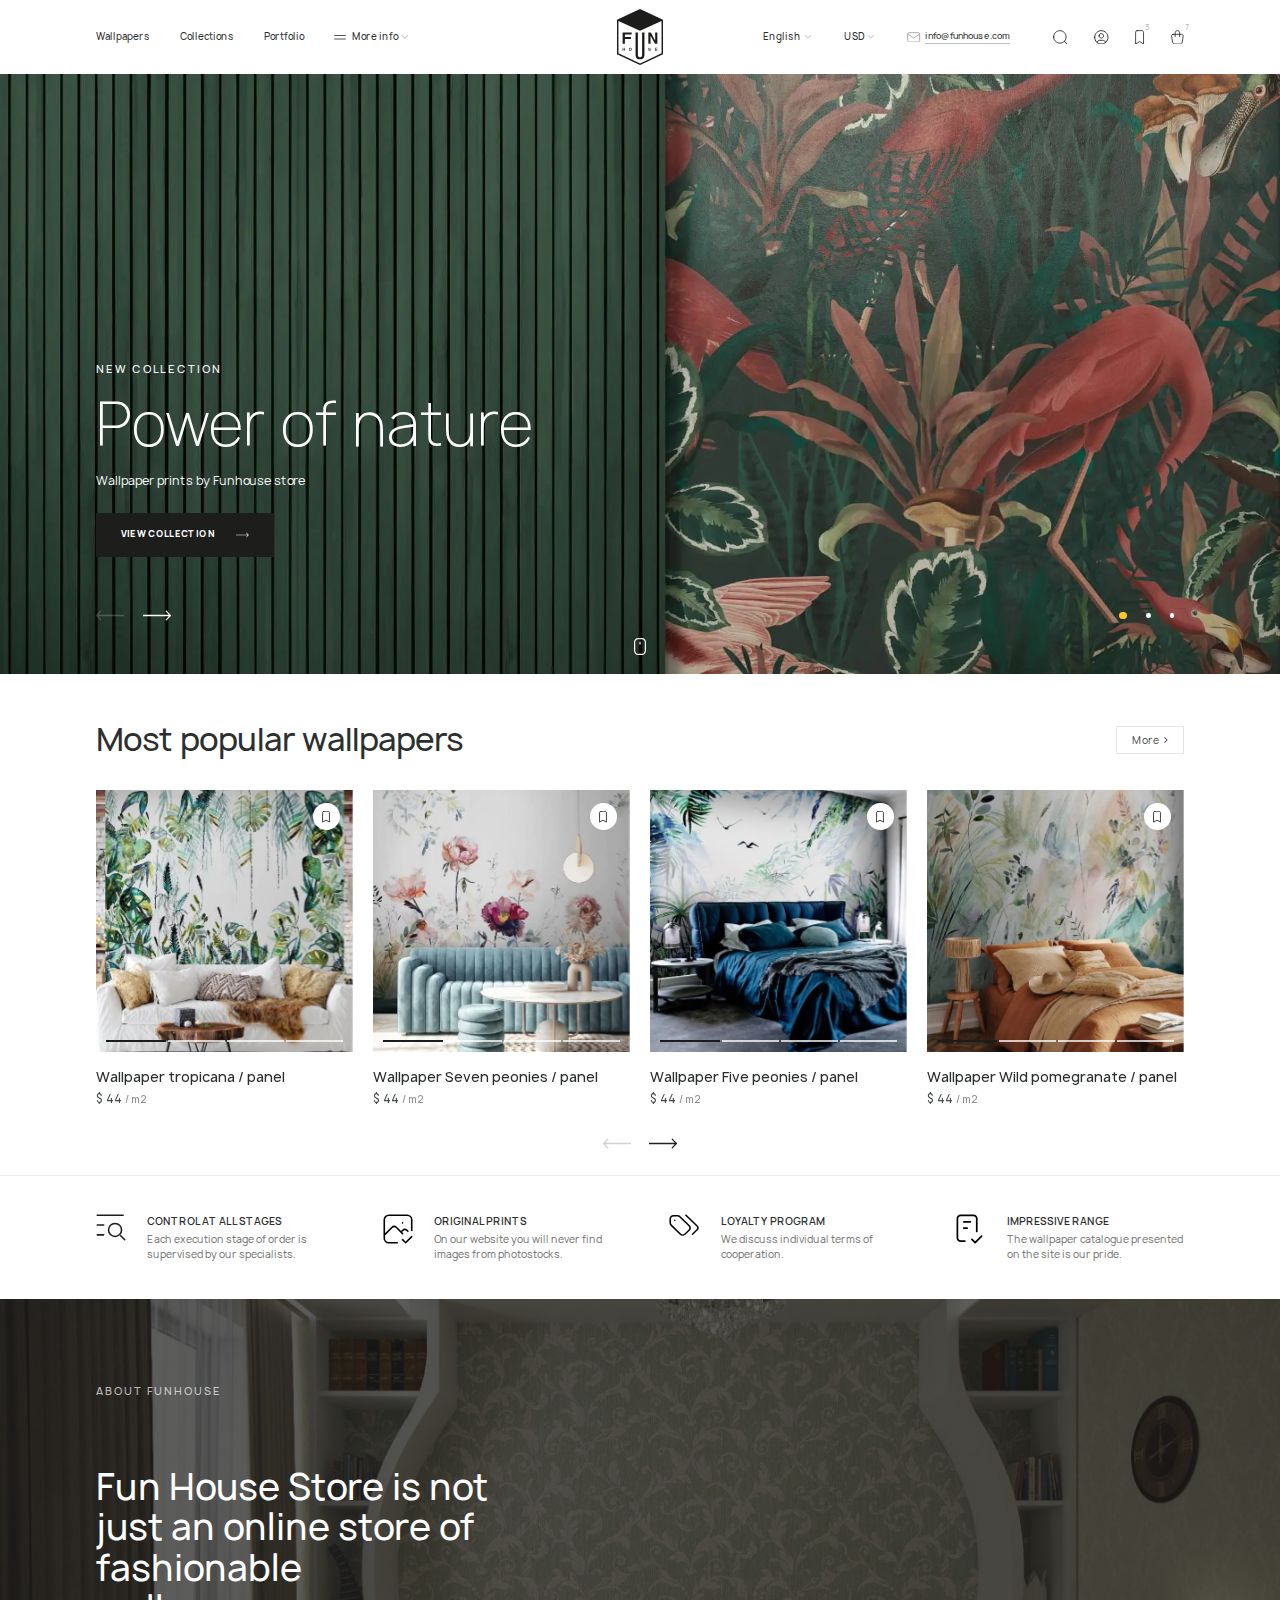
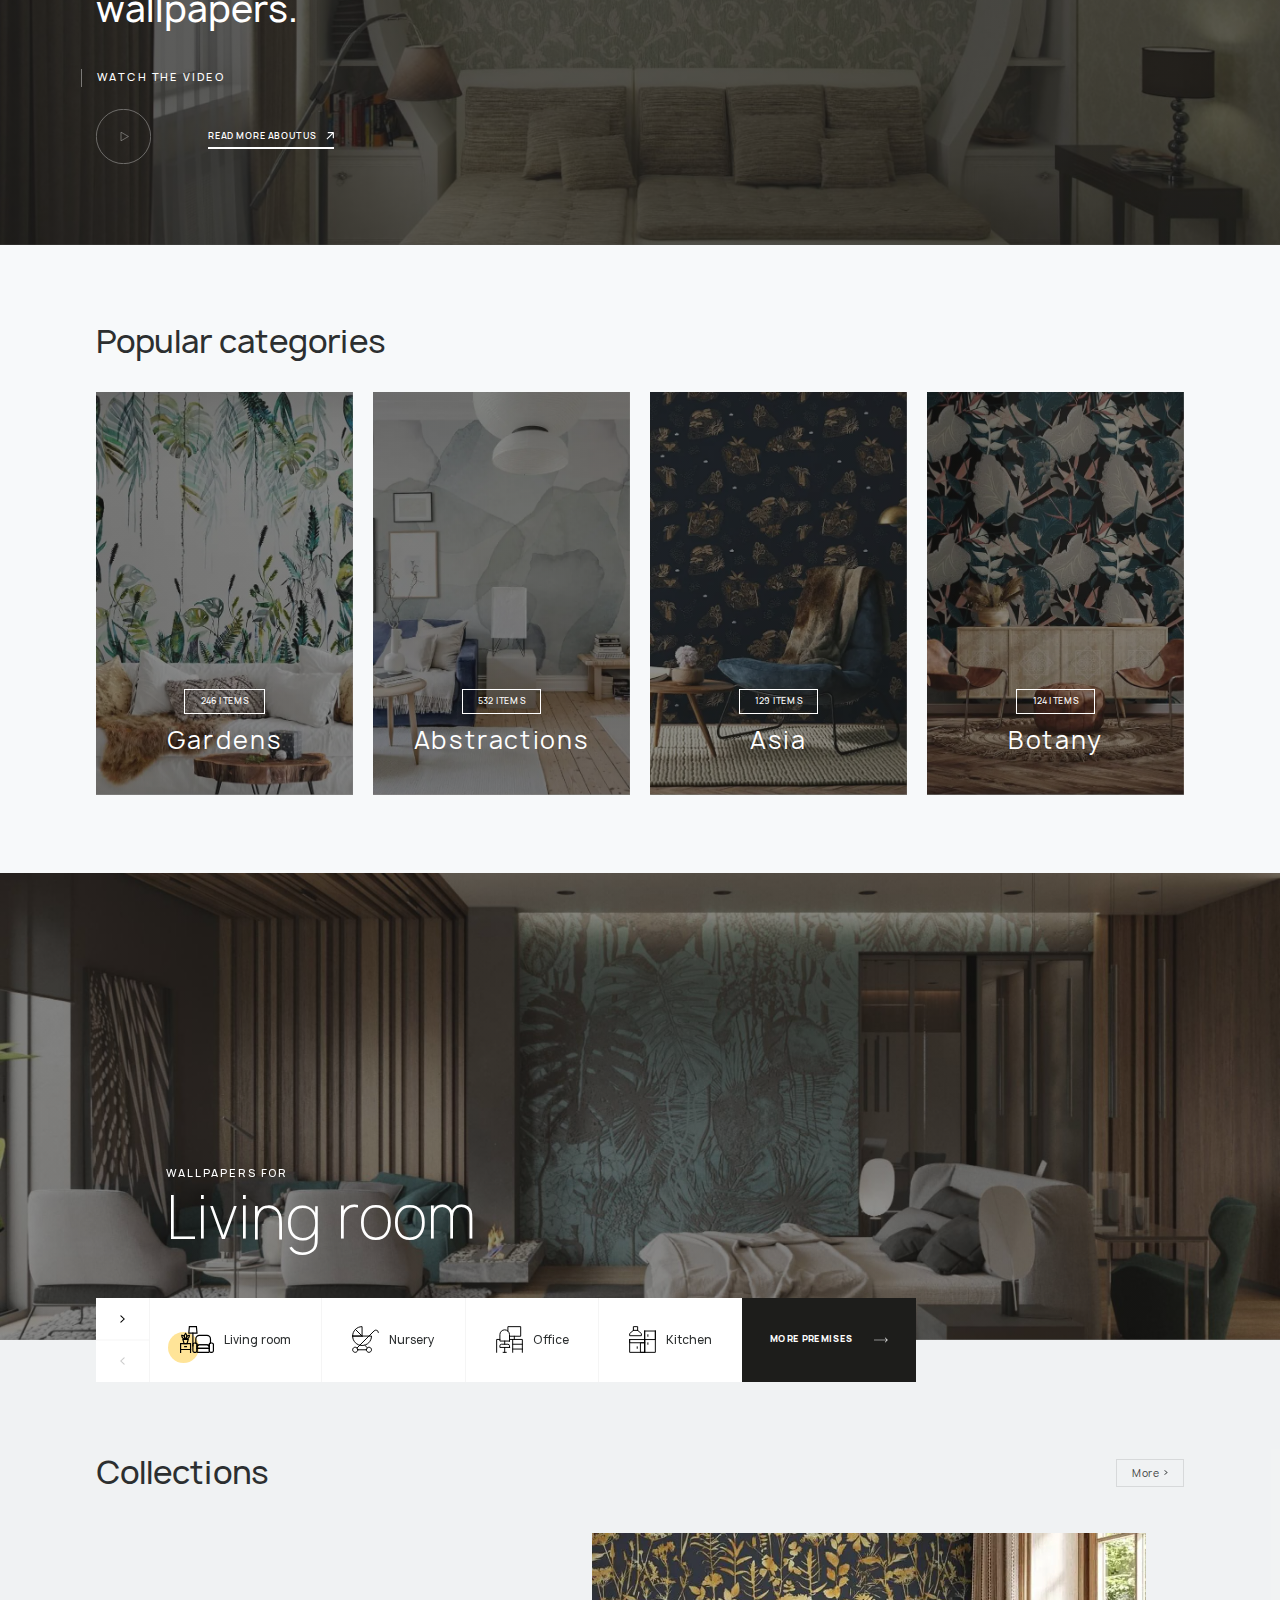
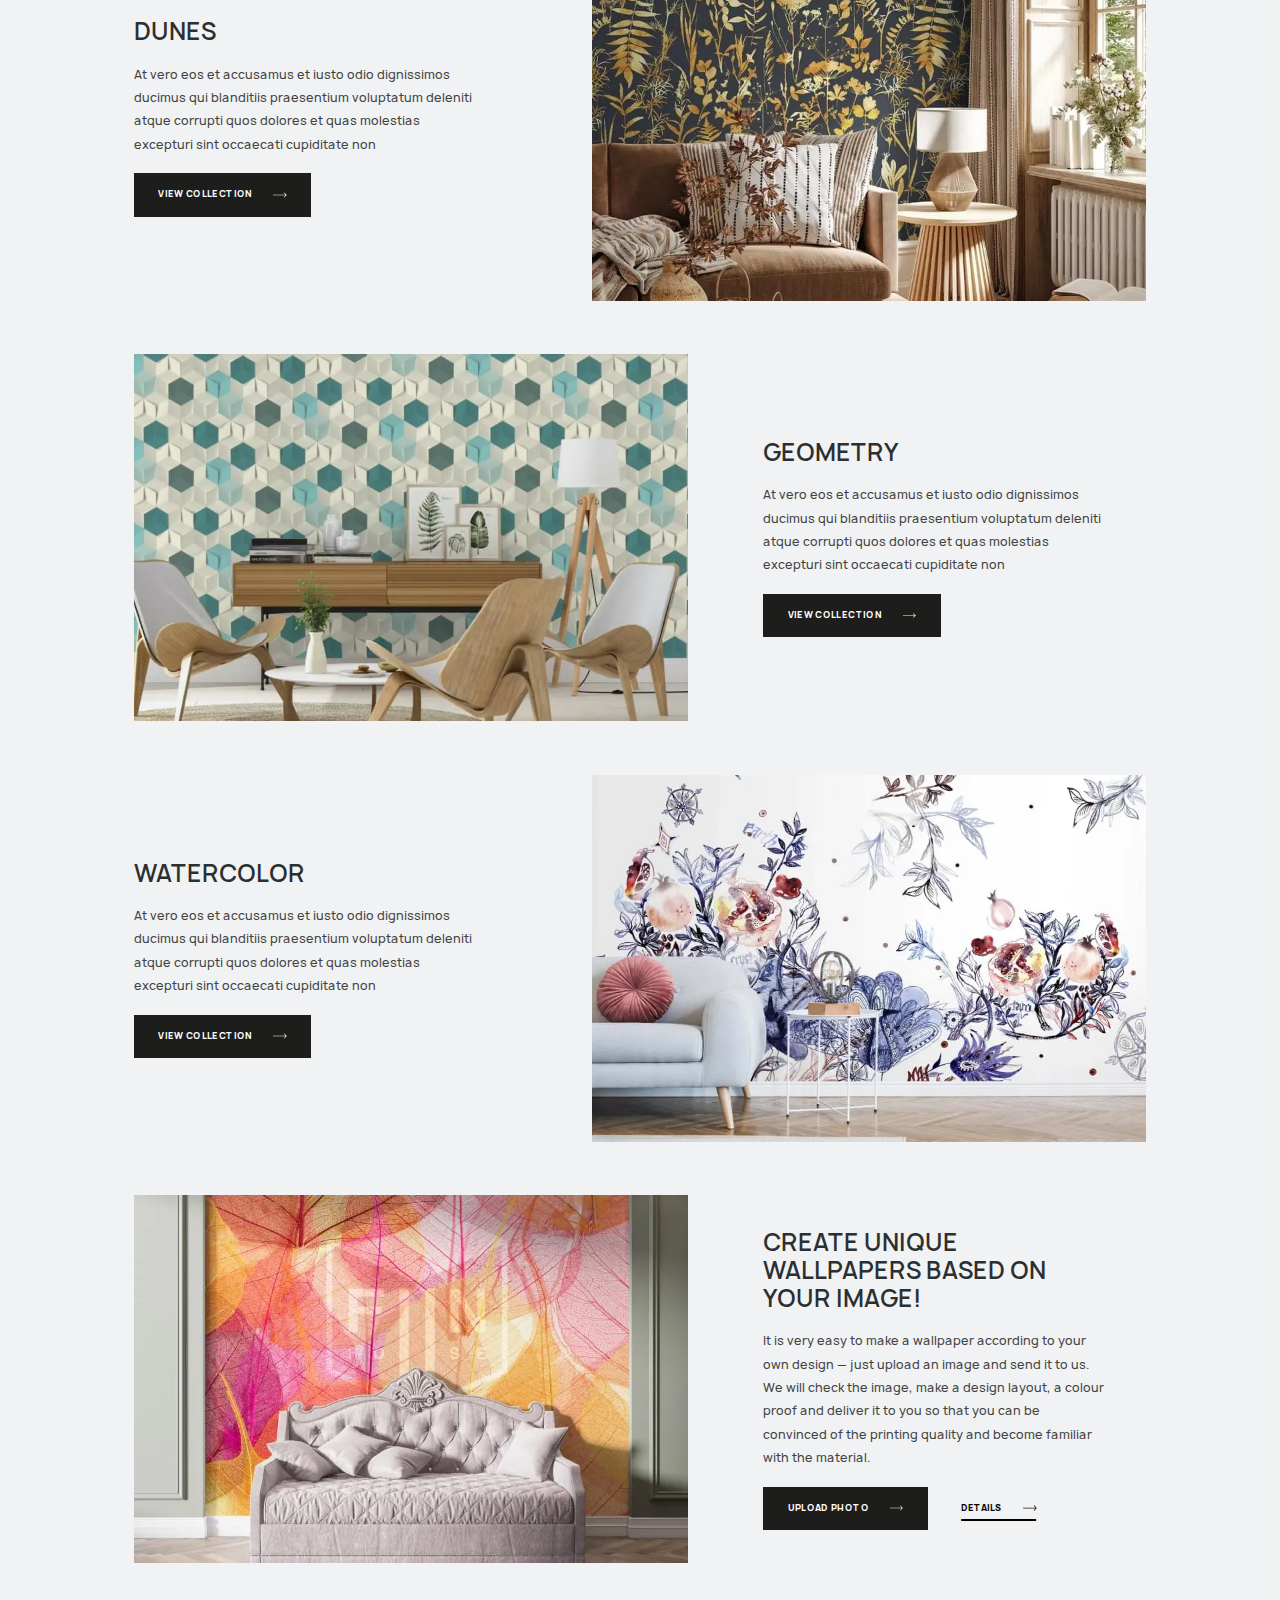
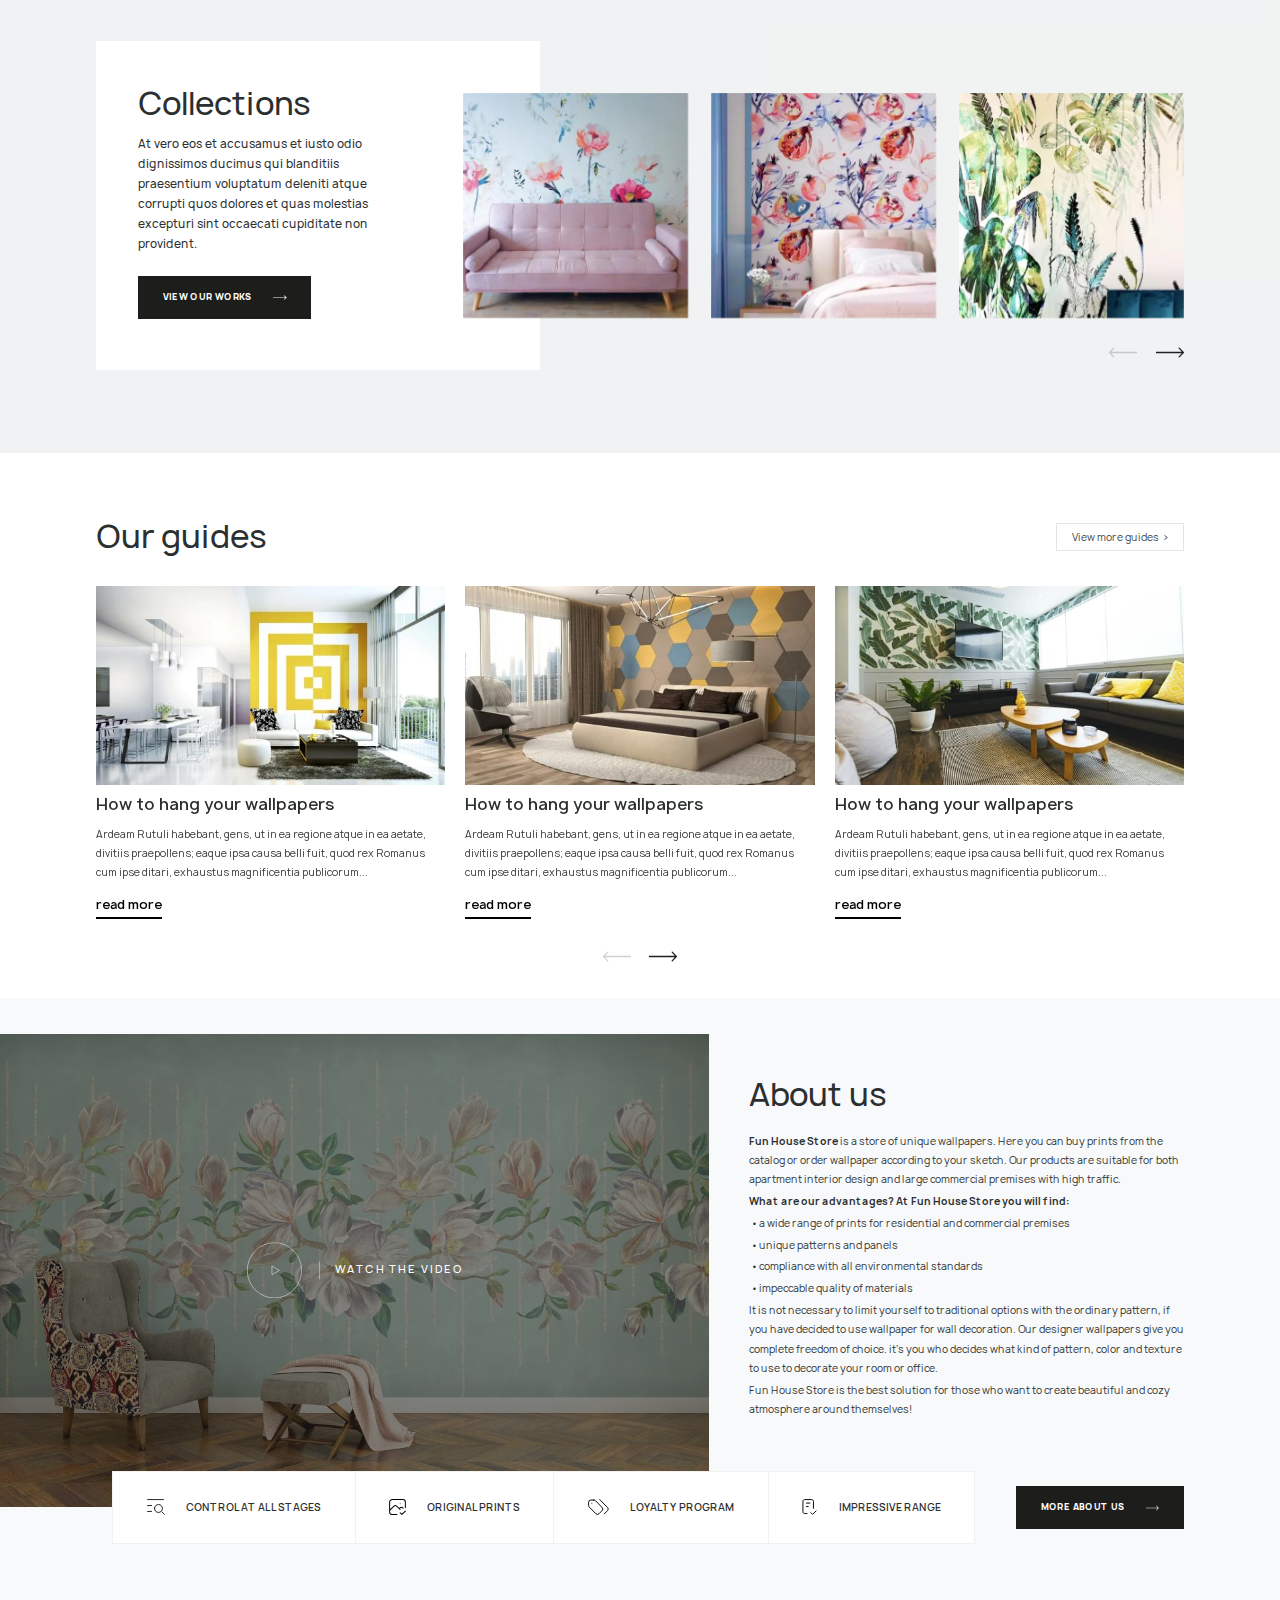
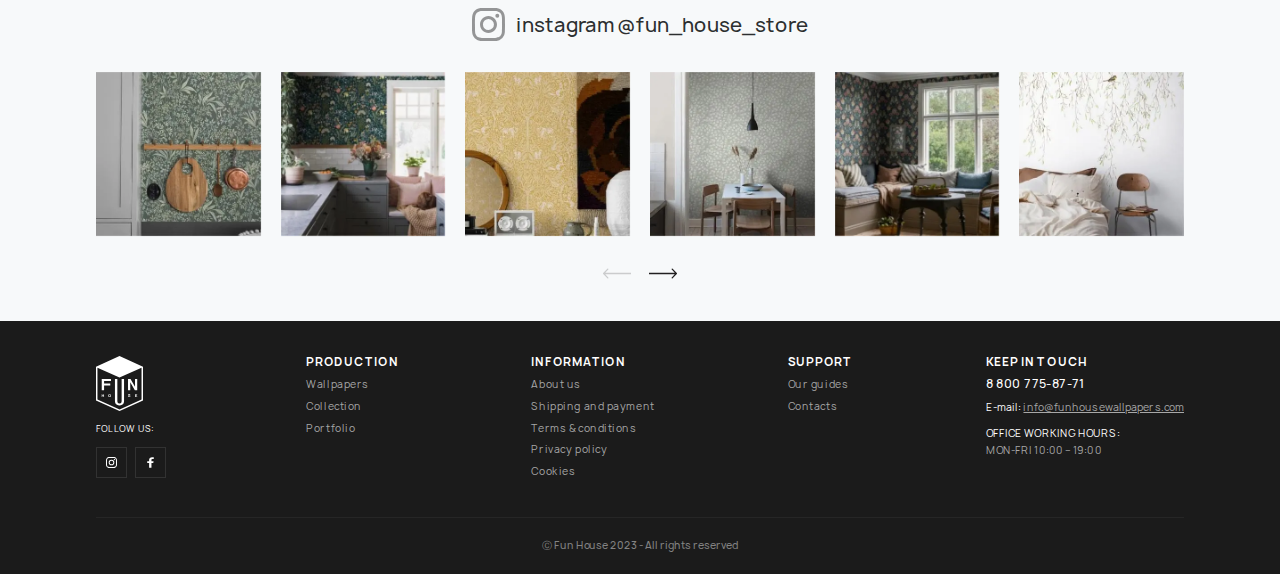
<file: index.html>
<!DOCTYPE html> <html lang="ru">

<head>
    <meta charset="UTF-8">
    <meta name="viewport" content="width=device-width, initial-scale=1.0">
    <meta name="description" content="Fun House">
    <meta name="keywords" content="">
    <link rel="stylesheet" href="css/libs.min.css">
    <link rel="stylesheet" href="css/style.min.css">
    <title>Fun House</title>
</head>


<body class="m-page">
    <div class="wrapper">
        <header class="header">
            <div class="container">
    <div class="header__inner">
        <div class="header__left">
            <button class="burger">
                <img src="img/burger.svg" alt="">
            </button>
        </div>
        <div class="header__center">
            <a href="" class="header__logo">
                <img src="img/logo2.svg" alt="">
            </a>
        </div>
        <div class="header__right">

            <div class="menu">
                <div class="menu__top">
                    <button class="menu__close">
                        <img src="img/close2.svg" alt="">
                    </button>
                    <div class="header-lang _nav-parent">
                        <div class="nav__show">
                            <span>English</span>
                            <i class="nav__icon">
                                <img src="img/arrow7.svg" alt="">
                            </i>
                        </div>
                        <div class="nav-dropdown">
                            <div class="nav-dropdown__items">
                                <a href="" class="nav-dropdown__item _active">
                                    <span>English</span>
                                </a>
                                <a href="" class="nav-dropdown__item">
                                    <span>Russian</span>
                                </a>
                                <a href="" class="nav-dropdown__item">
                                    <span>German</span>
                                </a>
                                <a href="" class="nav-dropdown__item">
                                    <span>Spanish</span>
                                </a>
                            </div>
                        </div>
                    </div>
                    <div class="header-currency _nav-parent">
                    <div class="nav__show">
                        <span>USD</span>
                        <i class="nav__icon">
                            <img src="img/arrow7.svg" alt="">
                        </i>
                    </div>
                    <div class="nav-dropdown">
                        <div class="nav-dropdown__items">
                            <a href="" class="nav-dropdown__item _active">
                                <span>USD</span>
                            </a>
                            <a href="" class="nav-dropdown__item">
                                <span>RUB</span>
                            </a>
                            <a href="" class="nav-dropdown__item">
                                <span>BTC</span>
                            </a>
                            <a href="" class="nav-dropdown__item">
                                <span>ETH</span>
                            </a>
                        </div>
                    </div>
                </div>
                </div>
                <a href="" class="header__mail">
                    <svg width="20" height="16" viewBox="0 0 20 16" fill="none" xmlns="http://www.w3.org/2000/svg">
                        <path d="M1 3C1 2.46957 1.21071 1.96086 1.58579 1.58579C1.96086 1.21071 2.46957 1 3 1H17C17.5304 1 18.0391 1.21071 18.4142 1.58579C18.7893 1.96086 19 2.46957 19 3M1 3V13C1 13.5304 1.21071 14.0391 1.58579 14.4142C1.96086 14.7893 2.46957 15 3 15H17C17.5304 15 18.0391 14.7893 18.4142 14.4142C18.7893 14.0391 19 13.5304 19 13V3M1 3L10 9L19 3" stroke="#ACACAC" stroke-width="1.5" stroke-linecap="round" stroke-linejoin="round"/>
                    </svg>
                    <span>info@funhouse.com</span>
                </a>
                <nav class="nav">
                    <a href="" class="nav__link"><span>Wallpapers</span></a>
                    <a href="" class="nav__link"><span>Collections</span></a>
                    <a href="" class="nav__link"><span>Portfolio</span></a>
                    <div class="nav__item _nav-parent">
                        <div class="nav__show">
                            <img class="nav__burger" src="img/burger.svg" alt="">
                            <span>More info</span>
                            <i class="nav__icon">
                                <img src="img/arrow7.svg" alt="">
                            </i>
                        </div>
                        <div class="nav-dropdown">
                            <div class="nav-dropdown__items">
                                <a href="" class="nav-dropdown__item">
                                    <span>Guides</span>
                                </a>
                                <a href="" class="nav-dropdown__item">
                                    <span>Shipping and payment</span>
                                </a>
                                <a href="" class="nav-dropdown__item">
                                    <span>About us</span>
                                </a>
                                <a href="" class="nav-dropdown__item">
                                    <span>Contacts</span>
                                </a>
                            </div>
                        </div>
                    </div>
                </nav>
                <div class="footer__social-items">
                    <a href="" class="footer__social-item">
                        <img src="img/ig3.svg" alt="">
                    </a>
                    <a href="" class="footer__social-item">
                        <img src="img/fb3.svg" alt="">
                    </a>
                </div>
            </div>
            <div class="header-action">
                <button class="header-action__btn _search-btn">
                    <svg width="22" height="22" viewBox="0 0 22 22" fill="none" xmlns="http://www.w3.org/2000/svg">
                        <path d="M21 21L17 17M1 10.3333C1 11.559 1.24141 12.7727 1.71046 13.905C2.1795 15.0374 2.86699 16.0663 3.73367 16.933C4.60035 17.7997 5.62925 18.4872 6.76162 18.9562C7.89399 19.4253 9.10766 19.6667 10.3333 19.6667C11.559 19.6667 12.7727 19.4253 13.905 18.9562C15.0374 18.4872 16.0663 17.7997 16.933 16.933C17.7997 16.0663 18.4872 15.0374 18.9562 13.905C19.4253 12.7727 19.6667 11.559 19.6667 10.3333C19.6667 9.10766 19.4253 7.89399 18.9562 6.76162C18.4872 5.62925 17.7997 4.60035 16.933 3.73367C16.0663 2.86699 15.0374 2.1795 13.905 1.71046C12.7727 1.24141 11.559 1 10.3333 1C9.10766 1 7.89399 1.24141 6.76162 1.71046C5.62925 2.1795 4.60035 2.86699 3.73367 3.73367C2.86699 4.60035 2.1795 5.62925 1.71046 6.76162C1.24141 7.89399 1 9.10766 1 10.3333Z" stroke="#1D1D1B" stroke-width="1.3" stroke-linecap="round" stroke-linejoin="round"/>
                    </svg>
                </button>
                <a href="" class="header-action__btn">
                    <svg width="22" height="22" viewBox="0 0 22 22" fill="none" xmlns="http://www.w3.org/2000/svg">
                        <path d="M4.52 18.61C4.79501 17.6947 5.35774 16.8924 6.12472 16.3222C6.89169 15.752 7.82205 15.4442 8.77778 15.4444H13.2222C14.1792 15.4441 15.1107 15.7527 15.8782 16.3242C16.6457 16.8957 17.2083 17.6998 17.4822 18.6167M1 11C1 12.3132 1.25866 13.6136 1.7612 14.8268C2.26375 16.0401 3.00035 17.1425 3.92893 18.0711C4.85752 18.9997 5.95991 19.7363 7.17317 20.2388C8.38642 20.7413 9.68678 21 11 21C12.3132 21 13.6136 20.7413 14.8268 20.2388C16.0401 19.7363 17.1425 18.9997 18.0711 18.0711C18.9997 17.1425 19.7363 16.0401 20.2388 14.8268C20.7413 13.6136 21 12.3132 21 11C21 9.68678 20.7413 8.38642 20.2388 7.17317C19.7363 5.95991 18.9997 4.85752 18.0711 3.92893C17.1425 3.00035 16.0401 2.26375 14.8268 1.7612C13.6136 1.25866 12.3132 1 11 1C9.68678 1 8.38642 1.25866 7.17317 1.7612C5.95991 2.26375 4.85752 3.00035 3.92893 3.92893C3.00035 4.85752 2.26375 5.95991 1.7612 7.17317C1.25866 8.38642 1 9.68678 1 11ZM7.66667 8.77778C7.66667 9.66183 8.01786 10.5097 8.64298 11.1348C9.2681 11.7599 10.1159 12.1111 11 12.1111C11.8841 12.1111 12.7319 11.7599 13.357 11.1348C13.9821 10.5097 14.3333 9.66183 14.3333 8.77778C14.3333 7.89372 13.9821 7.04588 13.357 6.42076C12.7319 5.79563 11.8841 5.44444 11 5.44444C10.1159 5.44444 9.2681 5.79563 8.64298 6.42076C8.01786 7.04588 7.66667 7.89372 7.66667 8.77778Z" stroke="#1D1D1B" stroke-width="1.3" stroke-linecap="round" stroke-linejoin="round"/>
                    </svg>
                </a>
                <a href="" class="header-action__btn">
                    <svg width="15" height="24" viewBox="0 0 15 24" fill="none" xmlns="http://www.w3.org/2000/svg">
                        <path d="M3.6 1H11.4C12.0896 1 12.7509 1.28973 13.2385 1.80546C13.7261 2.32118 14 3.02065 14 3.75V23L7.5 18.875L1 23V3.75C1 3.02065 1.27393 2.32118 1.76152 1.80546C2.24912 1.28973 2.91044 1 3.6 1Z" stroke="#1D1D1B" stroke-width="1.3" stroke-linecap="round" stroke-linejoin="round"/>
                    </svg>
                    <span class="header-action__btn-num">
                        <span>3</span>
                    </span>
                </a>
                <a href="" class="header-action__btn">
                    <svg width="21" height="24" viewBox="0 0 21 24" fill="none" xmlns="http://www.w3.org/2000/svg">
                        <path d="M6.78348 10.7778V4.66667C6.78348 3.69421 7.17497 2.76158 7.87184 2.07394C8.56871 1.38631 9.51386 1 10.4994 1C11.4849 1 12.4301 1.38631 13.1269 2.07394C13.8238 2.76158 14.2153 3.69421 14.2153 4.66667V10.7778M3.47756 7.11111H17.5224C17.8796 7.11107 18.2326 7.18724 18.5571 7.33441C18.8817 7.48158 19.1702 7.69626 19.4028 7.96374C19.6353 8.23121 19.8066 8.54516 19.9047 8.88405C20.0028 9.22294 20.0255 9.57876 19.9712 9.92711L18.4167 19.8907C18.2818 20.7565 17.8371 21.5461 17.1632 22.1165C16.4893 22.6868 15.6308 23.0003 14.7429 23H6.25582C5.36821 23 4.50994 22.6864 3.83631 22.1161C3.16268 21.5458 2.71819 20.7563 2.58327 19.8907L1.02878 9.92711C0.974493 9.57876 0.997185 9.22294 1.09531 8.88405C1.19343 8.54516 1.36465 8.23121 1.59725 7.96374C1.82985 7.69626 2.11831 7.48158 2.44286 7.33441C2.76742 7.18724 3.12038 7.11107 3.47756 7.11111Z" stroke="#1D1D1B" stroke-width="1.3" stroke-linecap="round" stroke-linejoin="round"/>
                    </svg>
                    <span class="header-action__btn-num">
                        <span>7</span>
                    </span>
                </a>
            </div>
        </div>
    </div>
</div>


<div class="search">
    <div class="search__top">
        <div class="search__field">
            <input type="text" placeholder="Product catalog search">
        </div>
        <button class="search__close _close-search">
            <img src="img/close3.svg" alt="">
        </button>
    </div>
    <div class="search__content">
        <div class="container">
            <div class="search__has-result">
                <div class="text47">3 results</div>
                <div class="search__items">
                <div class="product-card">

    <div class="product-card__slider">
        <div class="swiper-container">
            <div class="swiper-wrapper">
                <div class="swiper-slide">
                    <div class="product-card__img">
                        <img src="img/product.webp" alt="">
                    </div>
                </div>
                <div class="swiper-slide">
                    <div class="product-card__img">
                        <img src="img/product4.webp" alt="">
                    </div>
                </div>
                <div class="swiper-slide">
                    <div class="product-card__img">
                        <img src="img/product2.webp" alt="">
                    </div>
                </div>
                <div class="swiper-slide">
                    <div class="product-card__img">
                        <img src="img/product3.webp" alt="">
                    </div>
                </div>
            </div>
        </div>
        <div class="swiper-pagination"></div>
    </div>
    <div class="product-card__content">
        <a href="" class="product-card__title text21">Wallpaper tropicana / panel</a>
        <div class="product-card__info">
            <div class="product-card__price">$ 44</div>
            <div class="product-card__measure">/ m2</div>
        </div>
    </div>
    <button class="favourite-btn ">
        <img class="_view1" src="img/favourite.svg" alt="">
        <img class="_view2" src="img/favourite2.svg" alt="">
    </button>
</div>

                <div class="product-card">

    <div class="product-card__slider">
        <div class="swiper-container">
            <div class="swiper-wrapper">
                <div class="swiper-slide">
                    <div class="product-card__img">
                        <img src="img/product2.webp" alt="">
                    </div>
                </div>
                <div class="swiper-slide">
                    <div class="product-card__img">
                        <img src="img/product4.webp" alt="">
                    </div>
                </div>
                <div class="swiper-slide">
                    <div class="product-card__img">
                        <img src="img/product2.webp" alt="">
                    </div>
                </div>
                <div class="swiper-slide">
                    <div class="product-card__img">
                        <img src="img/product3.webp" alt="">
                    </div>
                </div>
            </div>
        </div>
        <div class="swiper-pagination"></div>
    </div>
    <div class="product-card__content">
        <a href="" class="product-card__title text21">Wallpaper Seven peonies / panel</a>
        <div class="product-card__info">
            <div class="product-card__price">$ 44</div>
            <div class="product-card__measure">/ m2</div>
        </div>
    </div>
    <button class="favourite-btn ">
        <img class="_view1" src="img/favourite.svg" alt="">
        <img class="_view2" src="img/favourite2.svg" alt="">
    </button>
</div>

                <div class="product-card">

    <div class="product-card__slider">
        <div class="swiper-container">
            <div class="swiper-wrapper">
                <div class="swiper-slide">
                    <div class="product-card__img">
                        <img src="img/product3.webp" alt="">
                    </div>
                </div>
                <div class="swiper-slide">
                    <div class="product-card__img">
                        <img src="img/product4.webp" alt="">
                    </div>
                </div>
                <div class="swiper-slide">
                    <div class="product-card__img">
                        <img src="img/product2.webp" alt="">
                    </div>
                </div>
                <div class="swiper-slide">
                    <div class="product-card__img">
                        <img src="img/product3.webp" alt="">
                    </div>
                </div>
            </div>
        </div>
        <div class="swiper-pagination"></div>
    </div>
    <div class="product-card__content">
        <a href="" class="product-card__title text21">Wallpaper Five peonies / panel</a>
        <div class="product-card__info">
            <div class="product-card__price">$ 44</div>
            <div class="product-card__measure">/ m2</div>
        </div>
    </div>
    <button class="favourite-btn ">
        <img class="_view1" src="img/favourite.svg" alt="">
        <img class="_view2" src="img/favourite2.svg" alt="">
    </button>
</div>

            </div>
            </div>

<!--            Показать,если поиск будет пустым-->
            <div class="search__empty" style="display: none;">
                <div class="text21">No results found</div>
            </div>
        </div>
    </div>
</div>
<div class="search__bg _close-search"></div>

        </header>
        <main class="content">

            <section class="main">
                <div class="main-slider">
                    <div class="swiper-container">
                        <div class="swiper-wrapper">
                            <div class="main-slide swiper-slide">
    
    
    <div class="main-slide__inner">
        <img src="img/main-bg.webp" alt="" class="main-slide__img">
    </div>
    <div class="main-slide__content">
        <div class="container">
            <div class="main-slide__top">
                <div class="subtitle">New collection</div>
                <div class="text87 thin-text">Power of nature</div>
            </div>
            <div class="text18 regular-text">Wallpaper prints by Funhouse store</div>
            <div class="main-slide__nav">
                <a href="" class="m-btn m-btn-black">
                    <span>view collection</span>
                    <img src="img/arrow.svg" alt="">
                </a>
            </div>
        </div>
    </div>
    
</div>

                            <div class="main-slide swiper-slide">
    
    
    <div class="main-slide__inner">
        <img src="img/main-bg.webp" alt="" class="main-slide__img">
    </div>
    <div class="main-slide__content">
        <div class="container">
            <div class="main-slide__top">
                <div class="subtitle">New collection</div>
                <div class="text87 thin-text">Power of nature</div>
            </div>
            <div class="text18 regular-text">Wallpaper prints by Funhouse store</div>
            <div class="main-slide__nav">
                <a href="" class="m-btn m-btn-black">
                    <span>view collection</span>
                    <img src="img/arrow.svg" alt="">
                </a>
            </div>
        </div>
    </div>
    
</div>

                            <div class="main-slide swiper-slide">
    
    <a href="" class="main-slide__inner">
        <img src="img/main-bg.webp" alt="" class="main-slide__img">
    </a>
    
</div>

                        </div>
                    </div>
                    <div class="main-slider__nav">
                        <div class="swiper-button swiper-button-prev">
                            <img src="img/prev.svg" alt="">
                        </div>
                        <div class="swiper-button swiper-button-next">
                            <img src="img/next.svg" alt="">
                        </div>
                        <div class="swiper-pagination"></div>
                    </div>
                </div>
                <div class="main__mouse">
                    <img src="img/mouse.svg" alt="">
                </div>
            </section>

            <section class="collection section white-bg">
                <div class="container">
                    <div class="section__inner">
                        <div class="section-top">
                            <div class="text47">Most popular wallpapers</div>
                            <button class="section-top__btn m-btn m-btn-gray-outline">
                                <span>More</span>
                                <img src="img/arrow2.svg" alt="">
                            </button>
                        </div>
                        <div class="collection-slider">
                            <div class="collection-slider__container swiper-container">
                                <div class="swiper-wrapper">
                                    <div class="collection-slider__slide swiper-slide">
                                        <div class="product-card">

    <div class="product-card__slider">
        <div class="swiper-container">
            <div class="swiper-wrapper">
                <div class="swiper-slide">
                    <div class="product-card__img">
                        <img src="img/product.webp" alt="">
                    </div>
                </div>
                <div class="swiper-slide">
                    <div class="product-card__img">
                        <img src="img/product4.webp" alt="">
                    </div>
                </div>
                <div class="swiper-slide">
                    <div class="product-card__img">
                        <img src="img/product2.webp" alt="">
                    </div>
                </div>
                <div class="swiper-slide">
                    <div class="product-card__img">
                        <img src="img/product3.webp" alt="">
                    </div>
                </div>
            </div>
        </div>
        <div class="swiper-pagination"></div>
    </div>
    <div class="product-card__content">
        <a href="" class="product-card__title text21">Wallpaper tropicana / panel</a>
        <div class="product-card__info">
            <div class="product-card__price">$ 44</div>
            <div class="product-card__measure">/ m2</div>
        </div>
    </div>
    <button class="favourite-btn ">
        <img class="_view1" src="img/favourite.svg" alt="">
        <img class="_view2" src="img/favourite2.svg" alt="">
    </button>
</div>

                                    </div>
                                    <div class="collection-slider__slide swiper-slide">
                                        <div class="product-card">

    <div class="product-card__slider">
        <div class="swiper-container">
            <div class="swiper-wrapper">
                <div class="swiper-slide">
                    <div class="product-card__img">
                        <img src="img/product2.webp" alt="">
                    </div>
                </div>
                <div class="swiper-slide">
                    <div class="product-card__img">
                        <img src="img/product4.webp" alt="">
                    </div>
                </div>
                <div class="swiper-slide">
                    <div class="product-card__img">
                        <img src="img/product2.webp" alt="">
                    </div>
                </div>
                <div class="swiper-slide">
                    <div class="product-card__img">
                        <img src="img/product3.webp" alt="">
                    </div>
                </div>
            </div>
        </div>
        <div class="swiper-pagination"></div>
    </div>
    <div class="product-card__content">
        <a href="" class="product-card__title text21">Wallpaper Seven peonies / panel</a>
        <div class="product-card__info">
            <div class="product-card__price">$ 44</div>
            <div class="product-card__measure">/ m2</div>
        </div>
    </div>
    <button class="favourite-btn ">
        <img class="_view1" src="img/favourite.svg" alt="">
        <img class="_view2" src="img/favourite2.svg" alt="">
    </button>
</div>

                                    </div>
                                    <div class="collection-slider__slide swiper-slide">
                                        <div class="product-card">

    <div class="product-card__slider">
        <div class="swiper-container">
            <div class="swiper-wrapper">
                <div class="swiper-slide">
                    <div class="product-card__img">
                        <img src="img/product3.webp" alt="">
                    </div>
                </div>
                <div class="swiper-slide">
                    <div class="product-card__img">
                        <img src="img/product4.webp" alt="">
                    </div>
                </div>
                <div class="swiper-slide">
                    <div class="product-card__img">
                        <img src="img/product2.webp" alt="">
                    </div>
                </div>
                <div class="swiper-slide">
                    <div class="product-card__img">
                        <img src="img/product3.webp" alt="">
                    </div>
                </div>
            </div>
        </div>
        <div class="swiper-pagination"></div>
    </div>
    <div class="product-card__content">
        <a href="" class="product-card__title text21">Wallpaper Five peonies / panel</a>
        <div class="product-card__info">
            <div class="product-card__price">$ 44</div>
            <div class="product-card__measure">/ m2</div>
        </div>
    </div>
    <button class="favourite-btn ">
        <img class="_view1" src="img/favourite.svg" alt="">
        <img class="_view2" src="img/favourite2.svg" alt="">
    </button>
</div>

                                    </div>
                                    <div class="collection-slider__slide swiper-slide">
                                        <div class="product-card">

    <div class="product-card__slider">
        <div class="swiper-container">
            <div class="swiper-wrapper">
                <div class="swiper-slide">
                    <div class="product-card__img">
                        <img src="img/product4.webp" alt="">
                    </div>
                </div>
                <div class="swiper-slide">
                    <div class="product-card__img">
                        <img src="img/product4.webp" alt="">
                    </div>
                </div>
                <div class="swiper-slide">
                    <div class="product-card__img">
                        <img src="img/product2.webp" alt="">
                    </div>
                </div>
                <div class="swiper-slide">
                    <div class="product-card__img">
                        <img src="img/product3.webp" alt="">
                    </div>
                </div>
            </div>
        </div>
        <div class="swiper-pagination"></div>
    </div>
    <div class="product-card__content">
        <a href="" class="product-card__title text21">Wallpaper Wild pomegranate / panel</a>
        <div class="product-card__info">
            <div class="product-card__price">$ 44</div>
            <div class="product-card__measure">/ m2</div>
        </div>
    </div>
    <button class="favourite-btn ">
        <img class="_view1" src="img/favourite.svg" alt="">
        <img class="_view2" src="img/favourite2.svg" alt="">
    </button>
</div>

                                    </div>
                                    <div class="collection-slider__slide swiper-slide">
                                        <div class="product-card">

    <div class="product-card__slider">
        <div class="swiper-container">
            <div class="swiper-wrapper">
                <div class="swiper-slide">
                    <div class="product-card__img">
                        <img src="img/product3.webp" alt="">
                    </div>
                </div>
                <div class="swiper-slide">
                    <div class="product-card__img">
                        <img src="img/product4.webp" alt="">
                    </div>
                </div>
                <div class="swiper-slide">
                    <div class="product-card__img">
                        <img src="img/product2.webp" alt="">
                    </div>
                </div>
                <div class="swiper-slide">
                    <div class="product-card__img">
                        <img src="img/product3.webp" alt="">
                    </div>
                </div>
            </div>
        </div>
        <div class="swiper-pagination"></div>
    </div>
    <div class="product-card__content">
        <a href="" class="product-card__title text21">Wallpaper Five peonies / panel</a>
        <div class="product-card__info">
            <div class="product-card__price">$ 44</div>
            <div class="product-card__measure">/ m2</div>
        </div>
    </div>
    <button class="favourite-btn ">
        <img class="_view1" src="img/favourite.svg" alt="">
        <img class="_view2" src="img/favourite2.svg" alt="">
    </button>
</div>

                                    </div>
                                </div>
                            </div>
                            <div class="swiper-nav">
    <div class="swiper-button swiper-button-prev">
        <img src="img/prev2.svg" alt="">
    </div>
    <div class="swiper-button swiper-button-next">
        <img src="img/next2.svg" alt="">
    </div>
</div>

                        </div>
                    </div>
                </div>
            </section>

            <section class="advantages">
                <div class="container">
    <div class="advantages__items">
        <div class="advantage-item">
    <div class="advantage-item__icon">
        <img src="img/advantage-icon.svg" alt="">
    </div>
    <div class="advantage-item__content">
        <div class="advantage-item__title text15 semi-bold-text">
            CONTROL AT ALL STAGES
        </div>
        <div class="advantage-item__decs text15 regular-text">
            Each execution stage of order is supervised by our specialists.
        </div>
    </div>
</div>

        <div class="advantage-item">
    <div class="advantage-item__icon">
        <img src="img/advantage-icon2.svg" alt="">
    </div>
    <div class="advantage-item__content">
        <div class="advantage-item__title text15 semi-bold-text">
            ORIGINAL PRINTS
        </div>
        <div class="advantage-item__decs text15 regular-text">
            On our website you will never find images from photostocks.
        </div>
    </div>
</div>

        <div class="advantage-item">
    <div class="advantage-item__icon">
        <img src="img/advantage-icon3.svg" alt="">
    </div>
    <div class="advantage-item__content">
        <div class="advantage-item__title text15 semi-bold-text">
            LOYALTY PROGRAM
        </div>
        <div class="advantage-item__decs text15 regular-text">
            We discuss individual terms of cooperation.
        </div>
    </div>
</div>

        <div class="advantage-item">
    <div class="advantage-item__icon">
        <img src="img/advantage-icon4.svg" alt="">
    </div>
    <div class="advantage-item__content">
        <div class="advantage-item__title text15 semi-bold-text">
            IMPRESSIVE RANGE
        </div>
        <div class="advantage-item__decs text15 regular-text">
            The wallpaper catalogue presented on the site is our pride.
        </div>
    </div>
</div>

    </div>
</div>

            </section>

            <section class="about3" style="background-image: url(img/about2.jpg);">
                <div class="container">
                    <div class="about3__content">
                        <div class="about3__subtitle subtitle">about funhouse</div>
                        <div class="text53">Fun House Store is not just an online store of fashionable wallpapers. </div>
                        <div class="about3__nav">
                            <a href="videos/Countdown7.mp4" data-fancybox class="video__play">
                                <img src="img/play.svg" alt="">
                                <div class="video__play-title">
                                    <span class="subtitle">Watch the video</span>
                                </div>
                            </a>
                            <a href="" class="line-link">
                                <span>read more about us</span>
                                <img src="img/arrow3.svg" alt="">
                            </a>
                        </div>
                    </div>
                </div>
            </section>

            <section class="categories">
                <div class="container">
                    <div class="text47">Popular categories</div>
                    <div class="categories__grid">
                        <a href="" class="category-card">
    <div class="category-card__img _cover">
        <img src="img/category.webp" alt="">
    </div>
    <div class="category-card__content">
        <div class="category-card__count">
            <span>246 items</span>
        </div>
        <div class="category-card__title">
            Gardens
        </div>
    </div>
</a>

                        <a href="" class="category-card">
    <div class="category-card__img _cover">
        <img src="img/category2.webp" alt="">
    </div>
    <div class="category-card__content">
        <div class="category-card__count">
            <span>532 items</span>
        </div>
        <div class="category-card__title">
            Abstractions
        </div>
    </div>
</a>

                        <a href="" class="category-card">
    <div class="category-card__img _cover">
        <img src="img/category3.webp" alt="">
    </div>
    <div class="category-card__content">
        <div class="category-card__count">
            <span>129 items</span>
        </div>
        <div class="category-card__title">
            Asia
        </div>
    </div>
</a>

                        <a href="" class="category-card">
    <div class="category-card__img _cover">
        <img src="img/category4.webp" alt="">
    </div>
    <div class="category-card__content">
        <div class="category-card__count">
            <span>124 items</span>
        </div>
        <div class="category-card__title">
            Botany
        </div>
    </div>
</a>

                    </div>
                </div>
            </section>

            <section class="rooms">
                <div class="rooms-media _rooms-slider1">
                    <div class="swiper-container">
                        <div class="swiper-wrapper">
                            <div class="swiper-slide _cover" style="background-image: url(img/room.jpg);">
    <div class="container">
        <div class="rooms-media__content">
            <div class="subtitle">wallpapers for</div>
            <div class="text87 thin-text">
                Living room
            </div>
        </div>
    </div>
</div>

                            <div class="swiper-slide _cover" style="background-image: url(img/room.jpg);">
    <div class="container">
        <div class="rooms-media__content">
            <div class="subtitle">wallpapers for</div>
            <div class="text87 thin-text">
                Nursery
            </div>
        </div>
    </div>
</div>

                            <div class="swiper-slide _cover" style="background-image: url(img/room.jpg);">
    <div class="container">
        <div class="rooms-media__content">
            <div class="subtitle">wallpapers for</div>
            <div class="text87 thin-text">
                Office
            </div>
        </div>
    </div>
</div>

                            <div class="swiper-slide _cover" style="background-image: url(img/room.jpg);">
    <div class="container">
        <div class="rooms-media__content">
            <div class="subtitle">wallpapers for</div>
            <div class="text87 thin-text">
                Kitchen
            </div>
        </div>
    </div>
</div>

                        </div>
                    </div>
                </div>
                <div class="rooms__bottom">
                    <div class="container">
                        <div class="rooms__inner">
                            <div class="room-nav">
                                <div class="swiper-button swiper-button-next">
                                    <img src="img/next5.svg" alt="">
                                </div>
                                <div class="swiper-button swiper-button-prev">
                                    <img src="img/prev4.svg" alt="">
                                </div>
                            </div>
                            <div class="room-items _rooms-slider2">
                                <div class="swiper-container">
                                    <div class="swiper-wrapper">
                                        <a href="" class="room-item swiper-slide">
                                            <div class="room-item__icon">
                                                <img src="img/room-icon.svg" alt="">
                                            </div>
                                            <div class="room-item__title">
                                                <span>Living room</span>
                                            </div>
                                        </a>
                                        <a href="" class="room-item swiper-slide">
                                            <div class="room-item__icon">
                                                <img src="img/room-icon2.svg" alt="">
                                            </div>
                                            <div class="room-item__title">
                                                <span>Nursery</span>
                                            </div>
                                        </a>
                                        <a href="" class="room-item swiper-slide">
                                            <div class="room-item__icon">
                                                <img src="img/room-icon3.svg" alt="">
                                            </div>
                                            <div class="room-item__title">
                                                <span>Office</span>
                                            </div>
                                        </a>
                                        <a href="" class="room-item swiper-slide">
                                            <div class="room-item__icon">
                                                <img src="img/room-icon4.svg" alt="">
                                            </div>
                                            <div class="room-item__title">
                                                <span>Kitchen</span>
                                            </div>
                                        </a>
                                    </div>
                                </div>
                            </div>
                            <a href="" class="rooms__link m-btn m-btn-black">
                                <span>MORE PREMISES</span>
                                <img src="img/arrow.svg" alt="">
                            </a>
                        </div>
                    </div>
                </div>
            </section>

            <section class="collection2 section">
                <div class="container">
                    <div class="section__inner">
                        <div class="section-top">
                            <div class="text47">Collections</div>
                            <button class="section-top__btn m-btn m-btn-gray-outline">
                                <span>More</span>
                                <img src="img/arrow2.svg" alt="">
                            </button>
                        </div>
                        <div class="collection2__items">
    <div class="collection-card">
    <div class="collection-card__content">
        <div class="collection-card__info">
            <div class="collection-card__title">Dunes</div>
            <div class="collection-card__desc text18">At vero eos et accusamus et iusto odio dignissimos ducimus qui blanditiis praesentium voluptatum deleniti atque corrupti quos dolores et quas molestias excepturi sint occaecati cupiditate non</div>
            <div class="collection-card__nav">
                <a href="" class="m-btn m-btn-black">
                    <span>view collection</span>
                    <img src="img/arrow.svg" alt="">
                </a>
                
            </div>
        </div>
    </div>
    <div class="collection-card__img">
        <img src="img/collection.webp" alt="">
    </div>
</div>

    <div class="collection-card">
    <div class="collection-card__content">
        <div class="collection-card__info">
            <div class="collection-card__title">GEOMETRY</div>
            <div class="collection-card__desc text18">At vero eos et accusamus et iusto odio dignissimos ducimus qui blanditiis praesentium voluptatum deleniti atque corrupti quos dolores et quas molestias excepturi sint occaecati cupiditate non</div>
            <div class="collection-card__nav">
                <a href="" class="m-btn m-btn-black">
                    <span>view collection</span>
                    <img src="img/arrow.svg" alt="">
                </a>
                
            </div>
        </div>
    </div>
    <div class="collection-card__img">
        <img src="img/collection2.webp" alt="">
    </div>
</div>

    <div class="collection-card">
    <div class="collection-card__content">
        <div class="collection-card__info">
            <div class="collection-card__title">WATERCOLOR</div>
            <div class="collection-card__desc text18">At vero eos et accusamus et iusto odio dignissimos ducimus qui blanditiis praesentium voluptatum deleniti atque corrupti quos dolores et quas molestias excepturi sint occaecati cupiditate non</div>
            <div class="collection-card__nav">
                <a href="" class="m-btn m-btn-black">
                    <span>view collection</span>
                    <img src="img/arrow.svg" alt="">
                </a>
                
            </div>
        </div>
    </div>
    <div class="collection-card__img">
        <img src="img/collection3.webp" alt="">
    </div>
</div>

    <div class="collection-card">
    <div class="collection-card__content">
        <div class="collection-card__info">
            <div class="collection-card__title">Create unique wallpapers based on your image!</div>
            <div class="collection-card__desc text18">It is very easy to make a wallpaper according to your own design — just upload an image and send it to us. We will check the image, make a design layout, a colour proof and deliver it to you so that you can be convinced of the printing quality and become familiar with the material.</div>
            <div class="collection-card__nav">
                <a href="" class="m-btn m-btn-black">
                    <span>Upload photo</span>
                    <img src="img/arrow.svg" alt="">
                </a>
                
                <a href="" class="line-link">
                    <span>Details</span>
                    <img src="img/next4.svg" alt="">
                </a>
                
            </div>
        </div>
    </div>
    <div class="collection-card__img">
        <img src="img/collection4.webp" alt="">
    </div>
</div>

</div>


                        <div class="works">
                            <div class="works__col">
                                <div class="works-info">
                                <div class="text47">Collections</div>
                                <div class="text17">At vero eos et accusamus et iusto odio dignissimos ducimus qui blanditiis praesentium voluptatum deleniti atque corrupti quos dolores et quas molestias excepturi sint occaecati cupiditate non provident.</div>
                                <div class="works-info__nav">
                                    <a href="" class="m-btn m-btn-black">
                                        <span>VIEW OUR WORKS</span>
                                        <img src="img/arrow.svg" alt="">
                                    </a>
                                </div>
                            </div>
                            </div>
                            <div class="works__col">
                                <div class="works-slider _slider">
                                    <div class="swiper-container">
                                        <div class="swiper-wrapper">
                                            <div class="swiper-slide">
                                                <div class="work-card">
    <div class="work-card__img">
        <img src="img/work.webp" alt="">
    </div>
</div>

                                            </div>
                                            <div class="swiper-slide">
                                                <div class="work-card">
    <div class="work-card__img">
        <img src="img/work2.webp" alt="">
    </div>
</div>

                                            </div>
                                            <div class="swiper-slide">
                                                <div class="work-card">
    <div class="work-card__img">
        <img src="img/work3.webp" alt="">
    </div>
</div>

                                            </div>
                                            <div class="swiper-slide">
                                                <div class="work-card">
    <div class="work-card__img">
        <img src="img/work.webp" alt="">
    </div>
</div>

                                            </div>
                                        </div>
                                    </div>
                                    <div class="swiper-nav">
    <div class="swiper-button swiper-button-prev">
        <img src="img/prev2.svg" alt="">
    </div>
    <div class="swiper-button swiper-button-next">
        <img src="img/next2.svg" alt="">
    </div>
</div>

                                </div>
                            </div>
                        </div>
                    </div>
                </div>
            </section>

            <section class="blog section white-bg">
                <div class="container">
    <div class="section__inner">
        <div class="section-top">
            <div class="text47">Our guides</div>
            <button class="section-top__btn m-btn m-btn-gray-outline">
                <span>View more guides</span>
                <img src="img/arrow2.svg" alt="">
            </button>
        </div>

        <div class="blog-slider _slider">
            <div class="swiper-container">
                <div class="swiper-wrapper">
                    <div class="swiper-slide">
                        <div class="blog-card ">
    <div class="blog-card__img">
        <img src="img/blog.jpg" alt="">
    </div>
    <div class="blog-card__content">
        <div class="blog-card__title text24 semi-bold-text">
            How to hang your wallpapers
        </div>
        <div class="blog-card__desc text15">
            Ardeam Rutuli habebant, gens, ut in ea regione atque in ea aetate, divitiis praepollens; eaque ipsa causa belli fuit, quod rex Romanus cum ipse ditari, exhaustus magnificentia publicorum...
        </div>
        <div class="blog-card__nav">
            <a href="" class="line-link">
                <span>read more</span>
            </a>
        </div>
    </div>
</div>

                    </div>
                    <div class="swiper-slide">
                        <div class="blog-card ">
    <div class="blog-card__img">
        <img src="img/blog2.jpg" alt="">
    </div>
    <div class="blog-card__content">
        <div class="blog-card__title text24 semi-bold-text">
            How to hang your wallpapers
        </div>
        <div class="blog-card__desc text15">
            Ardeam Rutuli habebant, gens, ut in ea regione atque in ea aetate, divitiis praepollens; eaque ipsa causa belli fuit, quod rex Romanus cum ipse ditari, exhaustus magnificentia publicorum...
        </div>
        <div class="blog-card__nav">
            <a href="" class="line-link">
                <span>read more</span>
            </a>
        </div>
    </div>
</div>

                    </div>
                    <div class="swiper-slide">
                        <div class="blog-card ">
    <div class="blog-card__img">
        <img src="img/blog3.jpg" alt="">
    </div>
    <div class="blog-card__content">
        <div class="blog-card__title text24 semi-bold-text">
            How to hang your wallpapers
        </div>
        <div class="blog-card__desc text15">
            Ardeam Rutuli habebant, gens, ut in ea regione atque in ea aetate, divitiis praepollens; eaque ipsa causa belli fuit, quod rex Romanus cum ipse ditari, exhaustus magnificentia publicorum...
        </div>
        <div class="blog-card__nav">
            <a href="" class="line-link">
                <span>read more</span>
            </a>
        </div>
    </div>
</div>

                    </div>
                    <div class="swiper-slide">
                        <div class="blog-card ">
    <div class="blog-card__img">
        <img src="img/blog2.jpg" alt="">
    </div>
    <div class="blog-card__content">
        <div class="blog-card__title text24 semi-bold-text">
            How to hang your wallpapers
        </div>
        <div class="blog-card__desc text15">
            Ardeam Rutuli habebant, gens, ut in ea regione atque in ea aetate, divitiis praepollens; eaque ipsa causa belli fuit, quod rex Romanus cum ipse ditari, exhaustus magnificentia publicorum...
        </div>
        <div class="blog-card__nav">
            <a href="" class="line-link">
                <span>read more</span>
            </a>
        </div>
    </div>
</div>

                    </div>
                </div>
            </div>
            <div class="swiper-nav">
    <div class="swiper-button swiper-button-prev">
        <img src="img/prev2.svg" alt="">
    </div>
    <div class="swiper-button swiper-button-next">
        <img src="img/next2.svg" alt="">
    </div>
</div>

        </div>
    </div>
</div>

            </section>

            <section class="about">
                <div class="container">
    <div class="about__grid">
        <div class="about__col">
            <a href="videos/Countdown7.mp4" data-fancybox class="video">
                <div class="video__img">
                    <img src="img/about.jpg" alt="">
                </div>
                <div class="video__play">
                    <img src="img/play.svg" alt="">
                    <div class="video__play-title">
                        <span class="subtitle">Watch the video</span>
                    </div>
                </div>
            </a>
        </div>
        <div class="about__col">
            <div class="about-text">
                <div class="text47">About us</div>
                <div class="text">
                    <p><b>Fun House Store</b> is a store of unique wallpapers. Here you can buy prints from the catalog or order wallpaper according to your sketch. Our products are suitable for both apartment interior design and large commercial premises with high traffic.</p>
                    <p><b>What are our advantages? At Fun House Store you will find:</b></p>
                    <ul>
                        <li>a wide range of prints for residential and commercial premises</li>
                        <li>unique patterns and panels</li>
                        <li>compliance with all environmental standards</li>
                        <li>impeccable quality of materials</li>
                    </ul>
                    <p>It is not necessary to limit yourself to traditional options with the ordinary pattern, if you have decided to use wallpaper for wall decoration. Our designer wallpapers give you complete freedom of choice. it's you who decides what kind of pattern, color and texture to use to decorate your room or office.</p>
                    <p>Fun House Store is the best solution for those who want to create beautiful and cozy atmosphere around themselves!</p>
                </div>
                
            </div>
        </div>
    </div>
    
    <div class="about__bottom">
        <div class="about__items">
            <div class="about-item">
                <div class="about-item__icon">
                    <img src="img/about-icon.svg" alt="">
                </div>
                <div class="text15">CONTROL AT ALL STAGES</div>
            </div>
            <div class="about-item">
                <div class="about-item__icon">
                    <img src="img/about-icon2.svg" alt="">
                </div>
                <div class="text15">ORIGINAL PRINTS</div>
            </div>
            <div class="about-item">
                <div class="about-item__icon">
                    <img src="img/about-icon3.svg" alt="">
                </div>
                <div class="text15">LOYALTY PROGRAM</div>
            </div>
            <div class="about-item">
                <div class="about-item__icon">
                    <img src="img/about-icon4.svg" alt="">
                </div>
                <div class="text15">IMPRESSIVE RANGE</div>
            </div>
        </div>
        <div class="about__nav">
            <a href="" class="m-btn m-btn-black">
                <span>more about us</span>
                <img src="img/arrow.svg" alt="">
            </a>
        </div>
    </div>
</div>

            </section>

            <section class="instagram">
                <div class="container">
                    <div class="instagram__top">
                        <a href="" class="instagram__link">
                            <img src="img/instagram.svg" alt="">
                            <span>instagram @fun_house_store</span>
                        </a>
                    </div>
                    <div class="instagram-slider _slider">
                        <div class="swiper-container">
                            <div class="swiper-wrapper">
                                <div class="swiper-slide">
                                    <div class="instagram-card">
    <a href="img/instagram-img.webp" data-fancybox class="instagram-card__img">
        <img src="img/instagram-img.webp" alt="">
    </a>
</div>

                                </div>
                                <div class="swiper-slide">
                                    <div class="instagram-card">
    <a href="img/instagram-img2.webp" data-fancybox class="instagram-card__img">
        <img src="img/instagram-img2.webp" alt="">
    </a>
</div>

                                </div>
                                <div class="swiper-slide">
                                    <div class="instagram-card">
    <a href="img/instagram-img3.webp" data-fancybox class="instagram-card__img">
        <img src="img/instagram-img3.webp" alt="">
    </a>
</div>

                                </div>
                                <div class="swiper-slide">
                                    <div class="instagram-card">
    <a href="img/instagram-img4.webp" data-fancybox class="instagram-card__img">
        <img src="img/instagram-img4.webp" alt="">
    </a>
</div>

                                </div>
                                <div class="swiper-slide">
                                    <div class="instagram-card">
    <a href="img/instagram-img5.webp" data-fancybox class="instagram-card__img">
        <img src="img/instagram-img5.webp" alt="">
    </a>
</div>

                                </div>
                                <div class="swiper-slide">
                                    <div class="instagram-card">
    <a href="img/instagram-img6.webp" data-fancybox class="instagram-card__img">
        <img src="img/instagram-img6.webp" alt="">
    </a>
</div>

                                </div>
                                <div class="swiper-slide">
                                    <div class="instagram-card">
    <a href="img/instagram-img5.webp" data-fancybox class="instagram-card__img">
        <img src="img/instagram-img5.webp" alt="">
    </a>
</div>

                                </div>
                                <div class="swiper-slide">
                                    <div class="instagram-card">
    <a href="img/instagram-img6.webp" data-fancybox class="instagram-card__img">
        <img src="img/instagram-img6.webp" alt="">
    </a>
</div>

                                </div>
                            </div>
                        </div>
                        <div class="swiper-nav">
    <div class="swiper-button swiper-button-prev">
        <img src="img/prev2.svg" alt="">
    </div>
    <div class="swiper-button swiper-button-next">
        <img src="img/next2.svg" alt="">
    </div>
</div>

                    </div>
                </div>
            </section>

        </main>
        <footer class="footer">
            <div class="container">
    <div class="footer__inner">
        <div class="footer__col">
            <a href="" class="footer__logo">
                <img src="img/logo.svg" alt="">
            </a>
            <div class="footer__social">
                <div class="footer__social-title">FOLLOW US:</div>
                <div class="footer__social-items">
                    <a href="" class="footer__social-item">
                        <img src="img/ig.svg" alt="">
                    </a>
                    <a href="" class="footer__social-item">
                        <img src="img/fb.svg" alt="">
                    </a>
                </div>
            </div>
        </div>
        <div class="footer__col">
            <div class="footer__title">
                PRODUCTION
            </div>
            <div class="footer__links">
                <a href="" class="footer__link">Wallpapers</a>
                <a href="" class="footer__link">Collection</a>
                <a href="" class="footer__link">Portfolio</a>
            </div>
        </div>
        <div class="footer__col">
            <div class="footer__title">
                INFORMATION
            </div>
            <div class="footer__links">
                <a href="" class="footer__link">About us</a>
                <a href="" class="footer__link">Shipping and payment</a>
                <a href="" class="footer__link">Terms & conditions</a>
                <a href="" class="footer__link">Privacy policy</a>
                <a href="" class="footer__link">Cookies</a>
            </div>
        </div>
        <div class="footer__col">
            <div class="footer__title">
                SUPPORT
            </div>
            <div class="footer__links">
                <a href="" class="footer__link">Our guides</a>
                <a href="" class="footer__link">Contacts</a>
            </div>
        </div>
        <div class="footer__col">
            <div class="footer__title">
                keep in touch
            </div>
            <div class="footer-contacts">
                <div class="footer-contacts__phone">
                    <a href="tel:88007758771">8 800 775-87-71</a>
                </div>
                <div class="footer-contacts__email">
                    <span>E-mail:</span>
                    <a href="mailto:info@funhousewallpapers.com">info@funhousewallpapers.com</a>
                </div>
                <div class="footer-contacts__time">
                    <span>OFFICE WORKING HOURS:</span>
                    <span class="gray-text">MON-FRI 10:00 – 19:00</span>
                </div>
            </div>
        </div>
    </div>
    <div class="footer__bottom">
        <div class="footer__c">Ⓒ Fun House 2023 - All rights reserved</div>
    </div>
</div>

        </footer>
    </div>


    <div class="cart-alert">
    <div class="cart-alert__img">
        <img src="img/product.webp" alt="">
    </div>
    <div class="cart-alert__content">
        <div class="cart-alert__info">
            <div class="text17 bold-text">
                Added to cart
            </div>
            <div class="cart-alert__title text17">
                Wallpaper tropicana / panel
            </div>
        </div>
        <div class="cart-alert__nav">
            <a href="" class="m-btn m-btn-gray-outline">
                <span>Go to cart</span>
                <img src="img/arrow2.svg" alt="">
            </a>
        </div>
    </div>
    <button class="cart-alert__close">
        <img src="img/close.svg" alt="">
    </button>
</div>


    <script src="js/libs.min.js"></script>
<script src="js/main.min.js"></script>

</body>

</html>
</file>
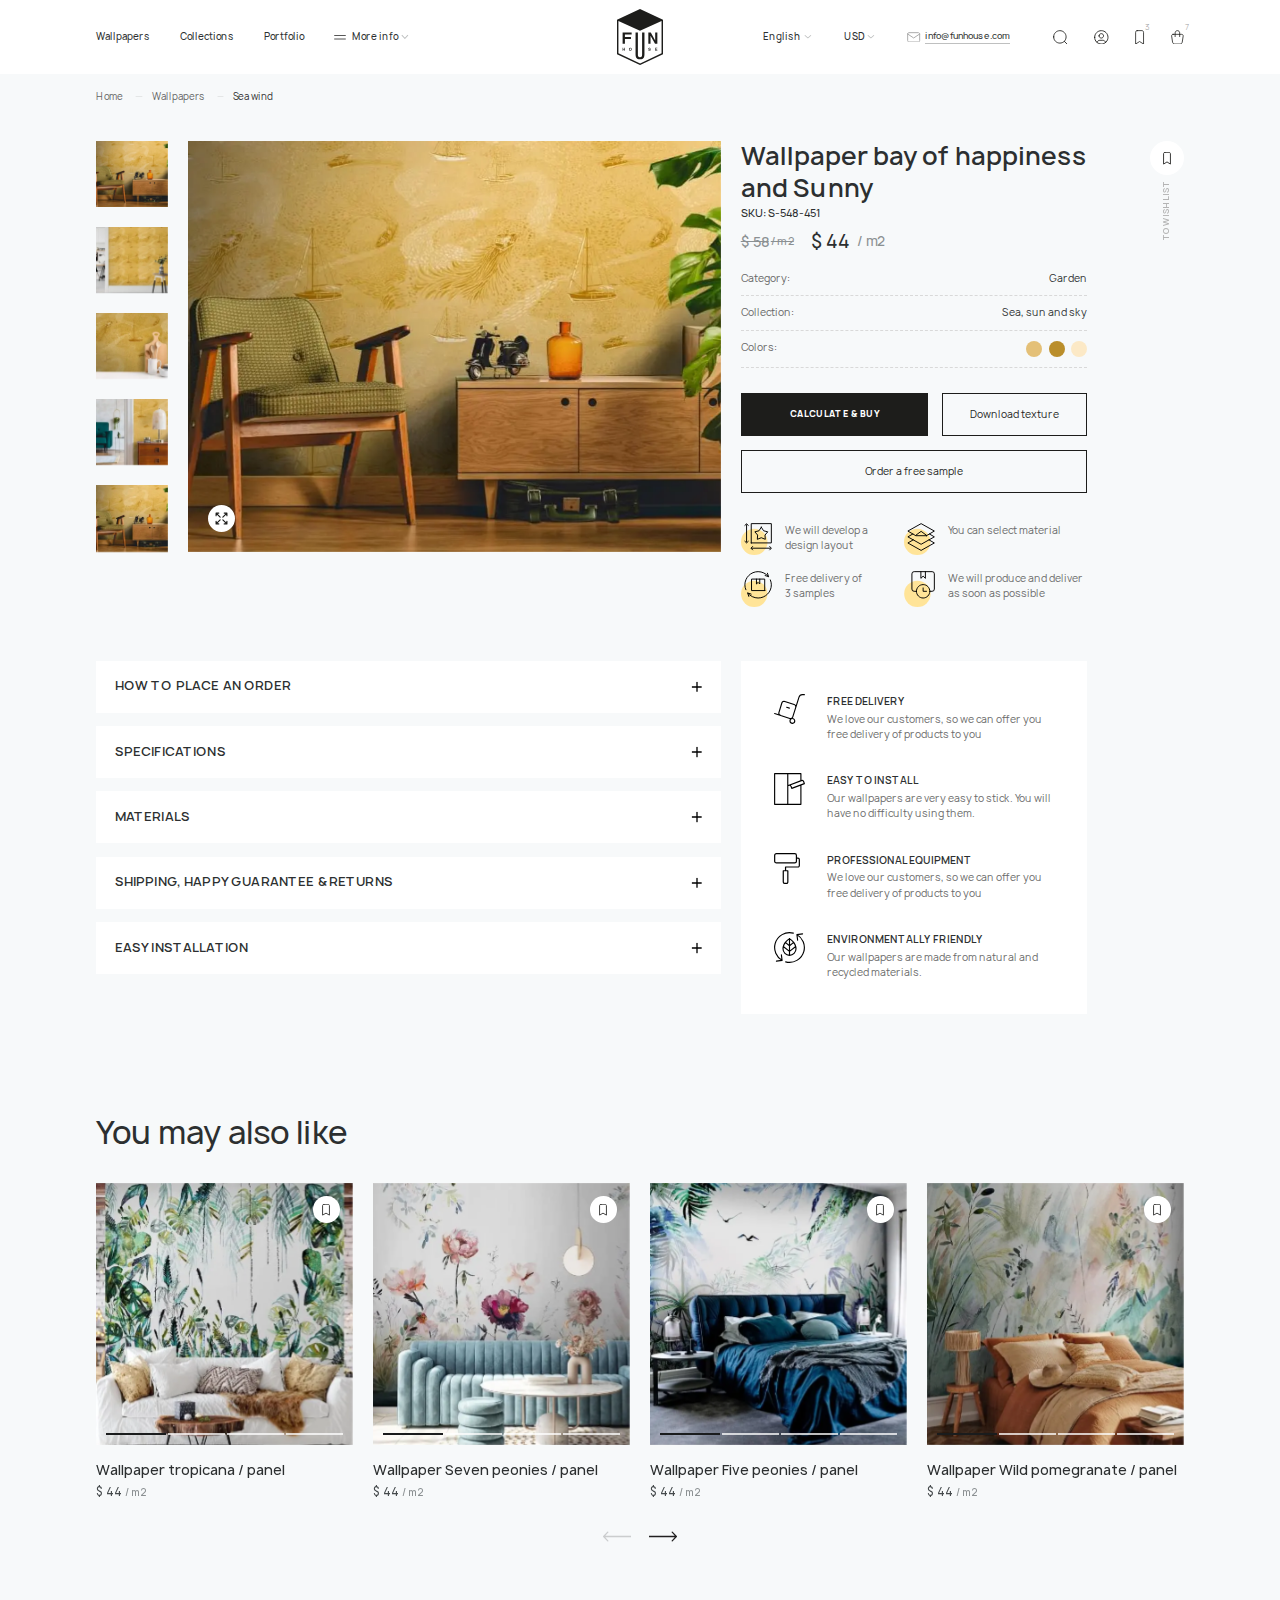
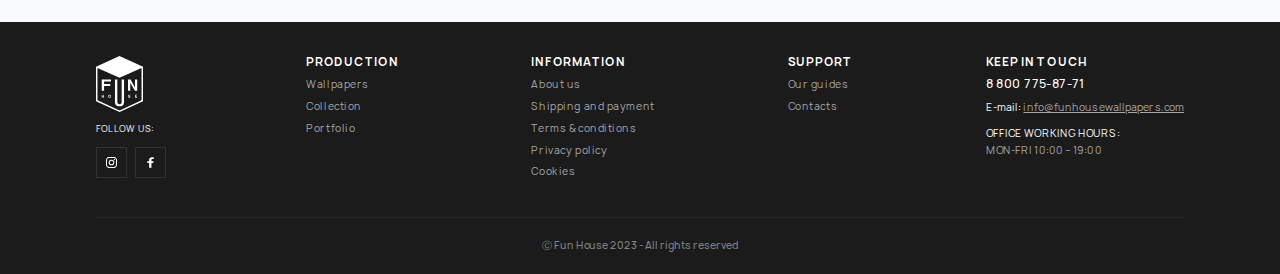
<file: catalog-item.html>
<!DOCTYPE html> <html lang="ru">

<head>
    <meta charset="UTF-8">
    <meta name="viewport" content="width=device-width, initial-scale=1.0">
    <meta name="description" content="Fun House">
    <meta name="keywords" content="">
    <link rel="stylesheet" href="css/libs.min.css">
    <link rel="stylesheet" href="css/style.min.css">
    <title>Fun House</title>
</head>


<body class="m-page">
    <div class="wrapper">
        <header class="header">
            <div class="container">
    <div class="header__inner">
        <div class="header__left">
            <button class="burger">
                <img src="img/burger.svg" alt="">
            </button>
        </div>
        <div class="header__center">
            <a href="" class="header__logo">
                <img src="img/logo2.svg" alt="">
            </a>
        </div>
        <div class="header__right">

            <div class="menu">
                <div class="menu__top">
                    <button class="menu__close">
                        <img src="img/close2.svg" alt="">
                    </button>
                    <div class="header-lang _nav-parent">
                        <div class="nav__show">
                            <span>English</span>
                            <i class="nav__icon">
                                <img src="img/arrow7.svg" alt="">
                            </i>
                        </div>
                        <div class="nav-dropdown">
                            <div class="nav-dropdown__items">
                                <a href="" class="nav-dropdown__item _active">
                                    <span>English</span>
                                </a>
                                <a href="" class="nav-dropdown__item">
                                    <span>Russian</span>
                                </a>
                                <a href="" class="nav-dropdown__item">
                                    <span>German</span>
                                </a>
                                <a href="" class="nav-dropdown__item">
                                    <span>Spanish</span>
                                </a>
                            </div>
                        </div>
                    </div>
                    <div class="header-currency _nav-parent">
                    <div class="nav__show">
                        <span>USD</span>
                        <i class="nav__icon">
                            <img src="img/arrow7.svg" alt="">
                        </i>
                    </div>
                    <div class="nav-dropdown">
                        <div class="nav-dropdown__items">
                            <a href="" class="nav-dropdown__item _active">
                                <span>USD</span>
                            </a>
                            <a href="" class="nav-dropdown__item">
                                <span>RUB</span>
                            </a>
                            <a href="" class="nav-dropdown__item">
                                <span>BTC</span>
                            </a>
                            <a href="" class="nav-dropdown__item">
                                <span>ETH</span>
                            </a>
                        </div>
                    </div>
                </div>
                </div>
                <a href="" class="header__mail">
                    <svg width="20" height="16" viewBox="0 0 20 16" fill="none" xmlns="http://www.w3.org/2000/svg">
                        <path d="M1 3C1 2.46957 1.21071 1.96086 1.58579 1.58579C1.96086 1.21071 2.46957 1 3 1H17C17.5304 1 18.0391 1.21071 18.4142 1.58579C18.7893 1.96086 19 2.46957 19 3M1 3V13C1 13.5304 1.21071 14.0391 1.58579 14.4142C1.96086 14.7893 2.46957 15 3 15H17C17.5304 15 18.0391 14.7893 18.4142 14.4142C18.7893 14.0391 19 13.5304 19 13V3M1 3L10 9L19 3" stroke="#ACACAC" stroke-width="1.5" stroke-linecap="round" stroke-linejoin="round"/>
                    </svg>
                    <span>info@funhouse.com</span>
                </a>
                <nav class="nav">
                    <a href="" class="nav__link"><span>Wallpapers</span></a>
                    <a href="" class="nav__link"><span>Collections</span></a>
                    <a href="" class="nav__link"><span>Portfolio</span></a>
                    <div class="nav__item _nav-parent">
                        <div class="nav__show">
                            <img class="nav__burger" src="img/burger.svg" alt="">
                            <span>More info</span>
                            <i class="nav__icon">
                                <img src="img/arrow7.svg" alt="">
                            </i>
                        </div>
                        <div class="nav-dropdown">
                            <div class="nav-dropdown__items">
                                <a href="" class="nav-dropdown__item">
                                    <span>Guides</span>
                                </a>
                                <a href="" class="nav-dropdown__item">
                                    <span>Shipping and payment</span>
                                </a>
                                <a href="" class="nav-dropdown__item">
                                    <span>About us</span>
                                </a>
                                <a href="" class="nav-dropdown__item">
                                    <span>Contacts</span>
                                </a>
                            </div>
                        </div>
                    </div>
                </nav>
                <div class="footer__social-items">
                    <a href="" class="footer__social-item">
                        <img src="img/ig3.svg" alt="">
                    </a>
                    <a href="" class="footer__social-item">
                        <img src="img/fb3.svg" alt="">
                    </a>
                </div>
            </div>
            <div class="header-action">
                <button class="header-action__btn _search-btn">
                    <svg width="22" height="22" viewBox="0 0 22 22" fill="none" xmlns="http://www.w3.org/2000/svg">
                        <path d="M21 21L17 17M1 10.3333C1 11.559 1.24141 12.7727 1.71046 13.905C2.1795 15.0374 2.86699 16.0663 3.73367 16.933C4.60035 17.7997 5.62925 18.4872 6.76162 18.9562C7.89399 19.4253 9.10766 19.6667 10.3333 19.6667C11.559 19.6667 12.7727 19.4253 13.905 18.9562C15.0374 18.4872 16.0663 17.7997 16.933 16.933C17.7997 16.0663 18.4872 15.0374 18.9562 13.905C19.4253 12.7727 19.6667 11.559 19.6667 10.3333C19.6667 9.10766 19.4253 7.89399 18.9562 6.76162C18.4872 5.62925 17.7997 4.60035 16.933 3.73367C16.0663 2.86699 15.0374 2.1795 13.905 1.71046C12.7727 1.24141 11.559 1 10.3333 1C9.10766 1 7.89399 1.24141 6.76162 1.71046C5.62925 2.1795 4.60035 2.86699 3.73367 3.73367C2.86699 4.60035 2.1795 5.62925 1.71046 6.76162C1.24141 7.89399 1 9.10766 1 10.3333Z" stroke="#1D1D1B" stroke-width="1.3" stroke-linecap="round" stroke-linejoin="round"/>
                    </svg>
                </button>
                <a href="" class="header-action__btn">
                    <svg width="22" height="22" viewBox="0 0 22 22" fill="none" xmlns="http://www.w3.org/2000/svg">
                        <path d="M4.52 18.61C4.79501 17.6947 5.35774 16.8924 6.12472 16.3222C6.89169 15.752 7.82205 15.4442 8.77778 15.4444H13.2222C14.1792 15.4441 15.1107 15.7527 15.8782 16.3242C16.6457 16.8957 17.2083 17.6998 17.4822 18.6167M1 11C1 12.3132 1.25866 13.6136 1.7612 14.8268C2.26375 16.0401 3.00035 17.1425 3.92893 18.0711C4.85752 18.9997 5.95991 19.7363 7.17317 20.2388C8.38642 20.7413 9.68678 21 11 21C12.3132 21 13.6136 20.7413 14.8268 20.2388C16.0401 19.7363 17.1425 18.9997 18.0711 18.0711C18.9997 17.1425 19.7363 16.0401 20.2388 14.8268C20.7413 13.6136 21 12.3132 21 11C21 9.68678 20.7413 8.38642 20.2388 7.17317C19.7363 5.95991 18.9997 4.85752 18.0711 3.92893C17.1425 3.00035 16.0401 2.26375 14.8268 1.7612C13.6136 1.25866 12.3132 1 11 1C9.68678 1 8.38642 1.25866 7.17317 1.7612C5.95991 2.26375 4.85752 3.00035 3.92893 3.92893C3.00035 4.85752 2.26375 5.95991 1.7612 7.17317C1.25866 8.38642 1 9.68678 1 11ZM7.66667 8.77778C7.66667 9.66183 8.01786 10.5097 8.64298 11.1348C9.2681 11.7599 10.1159 12.1111 11 12.1111C11.8841 12.1111 12.7319 11.7599 13.357 11.1348C13.9821 10.5097 14.3333 9.66183 14.3333 8.77778C14.3333 7.89372 13.9821 7.04588 13.357 6.42076C12.7319 5.79563 11.8841 5.44444 11 5.44444C10.1159 5.44444 9.2681 5.79563 8.64298 6.42076C8.01786 7.04588 7.66667 7.89372 7.66667 8.77778Z" stroke="#1D1D1B" stroke-width="1.3" stroke-linecap="round" stroke-linejoin="round"/>
                    </svg>
                </a>
                <a href="" class="header-action__btn">
                    <svg width="15" height="24" viewBox="0 0 15 24" fill="none" xmlns="http://www.w3.org/2000/svg">
                        <path d="M3.6 1H11.4C12.0896 1 12.7509 1.28973 13.2385 1.80546C13.7261 2.32118 14 3.02065 14 3.75V23L7.5 18.875L1 23V3.75C1 3.02065 1.27393 2.32118 1.76152 1.80546C2.24912 1.28973 2.91044 1 3.6 1Z" stroke="#1D1D1B" stroke-width="1.3" stroke-linecap="round" stroke-linejoin="round"/>
                    </svg>
                    <span class="header-action__btn-num">
                        <span>3</span>
                    </span>
                </a>
                <a href="" class="header-action__btn">
                    <svg width="21" height="24" viewBox="0 0 21 24" fill="none" xmlns="http://www.w3.org/2000/svg">
                        <path d="M6.78348 10.7778V4.66667C6.78348 3.69421 7.17497 2.76158 7.87184 2.07394C8.56871 1.38631 9.51386 1 10.4994 1C11.4849 1 12.4301 1.38631 13.1269 2.07394C13.8238 2.76158 14.2153 3.69421 14.2153 4.66667V10.7778M3.47756 7.11111H17.5224C17.8796 7.11107 18.2326 7.18724 18.5571 7.33441C18.8817 7.48158 19.1702 7.69626 19.4028 7.96374C19.6353 8.23121 19.8066 8.54516 19.9047 8.88405C20.0028 9.22294 20.0255 9.57876 19.9712 9.92711L18.4167 19.8907C18.2818 20.7565 17.8371 21.5461 17.1632 22.1165C16.4893 22.6868 15.6308 23.0003 14.7429 23H6.25582C5.36821 23 4.50994 22.6864 3.83631 22.1161C3.16268 21.5458 2.71819 20.7563 2.58327 19.8907L1.02878 9.92711C0.974493 9.57876 0.997185 9.22294 1.09531 8.88405C1.19343 8.54516 1.36465 8.23121 1.59725 7.96374C1.82985 7.69626 2.11831 7.48158 2.44286 7.33441C2.76742 7.18724 3.12038 7.11107 3.47756 7.11111Z" stroke="#1D1D1B" stroke-width="1.3" stroke-linecap="round" stroke-linejoin="round"/>
                    </svg>
                    <span class="header-action__btn-num">
                        <span>7</span>
                    </span>
                </a>
            </div>
        </div>
    </div>
</div>


<div class="search">
    <div class="search__top">
        <div class="search__field">
            <input type="text" placeholder="Product catalog search">
        </div>
        <button class="search__close _close-search">
            <img src="img/close3.svg" alt="">
        </button>
    </div>
    <div class="search__content">
        <div class="container">
            <div class="search__has-result">
                <div class="text47">3 results</div>
                <div class="search__items">
                <div class="product-card">

    <div class="product-card__slider">
        <div class="swiper-container">
            <div class="swiper-wrapper">
                <div class="swiper-slide">
                    <div class="product-card__img">
                        <img src="img/product.webp" alt="">
                    </div>
                </div>
                <div class="swiper-slide">
                    <div class="product-card__img">
                        <img src="img/product4.webp" alt="">
                    </div>
                </div>
                <div class="swiper-slide">
                    <div class="product-card__img">
                        <img src="img/product2.webp" alt="">
                    </div>
                </div>
                <div class="swiper-slide">
                    <div class="product-card__img">
                        <img src="img/product3.webp" alt="">
                    </div>
                </div>
            </div>
        </div>
        <div class="swiper-pagination"></div>
    </div>
    <div class="product-card__content">
        <a href="" class="product-card__title text21">Wallpaper tropicana / panel</a>
        <div class="product-card__info">
            <div class="product-card__price">$ 44</div>
            <div class="product-card__measure">/ m2</div>
        </div>
    </div>
    <button class="favourite-btn ">
        <img class="_view1" src="img/favourite.svg" alt="">
        <img class="_view2" src="img/favourite2.svg" alt="">
    </button>
</div>

                <div class="product-card">

    <div class="product-card__slider">
        <div class="swiper-container">
            <div class="swiper-wrapper">
                <div class="swiper-slide">
                    <div class="product-card__img">
                        <img src="img/product2.webp" alt="">
                    </div>
                </div>
                <div class="swiper-slide">
                    <div class="product-card__img">
                        <img src="img/product4.webp" alt="">
                    </div>
                </div>
                <div class="swiper-slide">
                    <div class="product-card__img">
                        <img src="img/product2.webp" alt="">
                    </div>
                </div>
                <div class="swiper-slide">
                    <div class="product-card__img">
                        <img src="img/product3.webp" alt="">
                    </div>
                </div>
            </div>
        </div>
        <div class="swiper-pagination"></div>
    </div>
    <div class="product-card__content">
        <a href="" class="product-card__title text21">Wallpaper Seven peonies / panel</a>
        <div class="product-card__info">
            <div class="product-card__price">$ 44</div>
            <div class="product-card__measure">/ m2</div>
        </div>
    </div>
    <button class="favourite-btn ">
        <img class="_view1" src="img/favourite.svg" alt="">
        <img class="_view2" src="img/favourite2.svg" alt="">
    </button>
</div>

                <div class="product-card">

    <div class="product-card__slider">
        <div class="swiper-container">
            <div class="swiper-wrapper">
                <div class="swiper-slide">
                    <div class="product-card__img">
                        <img src="img/product3.webp" alt="">
                    </div>
                </div>
                <div class="swiper-slide">
                    <div class="product-card__img">
                        <img src="img/product4.webp" alt="">
                    </div>
                </div>
                <div class="swiper-slide">
                    <div class="product-card__img">
                        <img src="img/product2.webp" alt="">
                    </div>
                </div>
                <div class="swiper-slide">
                    <div class="product-card__img">
                        <img src="img/product3.webp" alt="">
                    </div>
                </div>
            </div>
        </div>
        <div class="swiper-pagination"></div>
    </div>
    <div class="product-card__content">
        <a href="" class="product-card__title text21">Wallpaper Five peonies / panel</a>
        <div class="product-card__info">
            <div class="product-card__price">$ 44</div>
            <div class="product-card__measure">/ m2</div>
        </div>
    </div>
    <button class="favourite-btn ">
        <img class="_view1" src="img/favourite.svg" alt="">
        <img class="_view2" src="img/favourite2.svg" alt="">
    </button>
</div>

            </div>
            </div>

<!--            Показать,если поиск будет пустым-->
            <div class="search__empty" style="display: none;">
                <div class="text21">No results found</div>
            </div>
        </div>
    </div>
</div>
<div class="search__bg _close-search"></div>

        </header>
        <main class="content">

            <section class="catalog-item">
                <div class="container">
                    <div class="breadcrumbs">
                        <a href="" class="breadcrumbs__item">Home</a>
                        <a href="" class="breadcrumbs__item">Wallpapers</a>
                        <span class="breadcrumbs__item">Sea wind</span>
                    </div>
                    <div class="catalog-item__inner">
                        <div class="catalog-item__content">
                            <div class="catalog-item__grid">
                                <div class="catalog-item__col">
                                    <div class="gallery">
                                        <div class="gallery__small">
                                            <div thumbsSlider="" class="swiper mySwiper">
                                                <div class="swiper-wrapper">
                                                    <div class="swiper-slide">
                                                        <img src="img/gallery.webp" />
                                                    </div>
                                                    <div class="swiper-slide">
                                                        <img src="img/gallery2.webp" />
                                                    </div>
                                                    <div class="swiper-slide">
                                                        <img src="img/gallery3.webp" />
                                                    </div>
                                                    <div class="swiper-slide">
                                                        <img src="img/gallery4.webp" />
                                                    </div>
                                                    <div class="swiper-slide">
                                                        <img src="img/gallery5.webp" />
                                                    </div>
                                                </div>
                                            </div>
                                        </div>
                                        <div class="gallery__big swiper mySwiper2">
                                            <div class="swiper-wrapper gallery-group">
                                                <div class="swiper-slide">
                                                    <a class="gallery__img" data-fancybox="gallery" href="img/gallery.webp">
                                                        <img src="img/gallery.webp" />
                                                    </a>
                                                </div>
                                                <div class="swiper-slide">
                                                    <a class="gallery__img" data-fancybox="gallery" href="img/gallery2.webp">
                                                        <img src="img/gallery2.webp" />
                                                    </a>
                                                </div>
                                                <div class="swiper-slide">
                                                    <a class="gallery__img" data-fancybox="gallery" href="img/gallery3.webp">
                                                        <img src="img/gallery3.webp" />
                                                    </a>
                                                </div>
                                                <div class="swiper-slide">
                                                    <a class="gallery__img" data-fancybox="gallery" href="img/gallery4.webp">
                                                        <img src="img/gallery4.webp" />
                                                    </a>
                                                </div>
                                                <div class="swiper-slide">
                                                    <a class="gallery__img" data-fancybox="gallery" href="img/gallery5.webp">
                                                        <img src="img/gallery5.webp" />
                                                    </a>
                                                </div>
                                            </div>
                                            <div class="gallery__nav">
                                                <img src="img/zoom.svg" alt="" class="gallery__zoom">
                                                <div class="swiper-pagination"></div>
                                            </div>
                                        </div>
                                    </div>
                                </div>
                                <div class="catalog-item__col">
                                    <div class="product-info">
                                        <div class="product-info__top">
                                            <h1 class="product-info__title">Wallpaper bay of happiness and Sunny</h1>
                                            <div class="product-info__code">SKU: S-548-451</div>
                                        </div>
                                        <div class="product-info__prices">
                                            <div class="product-info__price1">
                                                <div class="product-info__price1-title">$ 58</div>
                                                <div class="product-info__price1-desc">/ m2</div>
                                            </div>
                                            <div class="product-info__price2">
                                                <div class="product-info__price2-title">$ 44</div>
                                                <div class="product-info__price2-desc">/ m2</div>
                                            </div>
                                        </div>
                                        <div class="props">
                                            <div class="prop">
                                                <div class="prop__title">Category:</div>
                                                <div class="prop__desc"> Garden</div>
                                            </div>
                                            <div class="prop">
                                                <div class="prop__title">Collection:</div>
                                                <div class="prop__desc">Sea, sun and sky</div>
                                            </div>
                                            <div class="prop">
                                                <div class="prop__title">Colors:</div>
                                                <div class="prop__colors">
                                                    <div class="prop__color" style="background: #E4C077;">
                                                        <div class="prop__color-hint">
                                                            <div class="prop__color-hint-inner">
                                                                <span>Yellow</span>
                                                            </div>
                                                        </div>
                                                    </div>
                                                    <div class="prop__color" style="background: #BA8E2B;">
                                                        <div class="prop__color-hint">
                                                            <div class="prop__color-hint-inner">
                                                                <span>Brown</span>
                                                            </div>
                                                        </div>
                                                    </div>
                                                    <div class="prop__color" style="background: #FCE9C6;">
                                                        <div class="prop__color-hint">
                                                            <div class="prop__color-hint-inner">
                                                                <span>Yellow2</span>
                                                            </div>
                                                        </div>
                                                    </div>
                                                </div>
                                            </div>
                                        </div>
                                        <div class="product-info__nav">
                                            <button class="product-info__btn m-btn m-btn-black">
                                                <span>CALCULATE & BUY</span>
                                            </button>
                                            <button class="product-info__btn m-btn m-btn-black-outline">
                                                <span>Download texture</span>
                                            </button>
                                            <button class="product-info__btn _full m-btn m-btn-black-outline">
                                                <span>Order a free sample</span>
                                            </button>
                                        </div>
                                    </div>
                                    <div class="product-advantages">
                                        <div class="product-advantage">
                                            <div class="product-advantage__icon">
                                                <img src="img/advantage-icon5.svg" alt="">
                                            </div>
                                            <div class="product-advantage__title text15">
                                                We will develop a design layout
                                            </div>
                                        </div>
                                        <div class="product-advantage">
                                            <div class="product-advantage__icon">
                                                <img src="img/advantage-icon6.svg" alt="">
                                            </div>
                                            <div class="product-advantage__title text15">
                                                You can select
                                                material
                                            </div>
                                        </div>
                                        <div class="product-advantage">
                                            <div class="product-advantage__icon">
                                                <img src="img/advantage-icon7.svg" alt="">
                                            </div>
                                            <div class="product-advantage__title text15">
                                                Free delivery of 3 samples
                                            </div>
                                        </div>
                                        <div class="product-advantage">
                                            <div class="product-advantage__icon">
                                                <img src="img/advantage-icon8.svg" alt="">
                                            </div>
                                            <div class="product-advantage__title text15">
                                                We will produce and deliver as soon as possible
                                            </div>
                                        </div>
                                    </div>
                                </div>
                            </div>

                            <div class="product-detail catalog-item__grid">
                                <div class="product-detail__content">
                                    <div class="guides">
                                        <div class="guide-card">
                                            <div class="guide-card__show">
                                                <div class="guide-card__title">
                                                    HOW TO PLACE AN ORDER
                                                </div>
                                                <button class="guide-card__btn">
                                                    <svg class="_view1" width="16" height="16" viewBox="0 0 16 16" fill="none" xmlns="http://www.w3.org/2000/svg">
                                                        <path d="M8 1V15M1 8H15" stroke="black" stroke-width="2" stroke-linecap="square" stroke-linejoin="round"/>
                                                    </svg>
                                                    <svg class="_view2" width="16" height="2" viewBox="0 0 16 2" fill="none" xmlns="http://www.w3.org/2000/svg">
                                                        <path d="M1 1H15" stroke="black" stroke-width="2" stroke-linecap="square" stroke-linejoin="round"/>
                                                    </svg>
                                                </button>
                                            </div>
                                            <div class="guide-card__hidden">
                                                <div class="article-content text _grid2">
                                                    <div class="article-content__col">
                                                        <h3>How to place an order?</h3>
                                                        <p>We produce wallpaper according to individual sizes.</p>
                                                        <ul>
                                                            <li>Enter the width and height of the wall in centimeters.</li>
                                                            <li>
                                                                <div>
                                                                    Click the <span class="mark-text">Add to bag</span>  button.
                                                                </div>
                                                            </li>
                                                            <li>
                                                                <div>
                                                                    Go to the shopping bag, fill in all the fields and click the
                                                                    <span class="mark-text">Checkout</span> button.
                                                                </div>
                                                            </li>
                                                            <li>Enter the width and height of the wall in centimeters.</li>
                                                        </ul>
                                                        <p>In the near future our manager will contact you and send you a design layout for approval.</p>
                                                        <p>On the design layout you will see: the number and width of the stripes, how the picture will be cropped and the total size of the wallpaper.</p>
                                                    </div>
                                                    <div class="article-content__col">
                                                        <h3>How can I order three free samples?</h3>
                                                        <p>In order to convince you in the quality of our products, we produce three samples for free, the size of each sample is 100x30cm.</p>
                                                        <p>Samples will be made based on the design layout and dimensions of your wall.</p>
                                                        <p>If you need more than 3 samples, each additional sample will cost 13 euros.</p>
                                                        <h4>To order you need:</h4>
                                                        <ul>
                                                            <li>Enter the width and height of the wall in centimeters.</li>
                                                            <li>
                                                                <div>on the button below <span class="mark-text">Order a free sample</span></div>
                                                            </li>
                                                            <li>Go to the shopping bag and fill in all the fields.</li>
                                                        </ul>
                                                    </div>
                                                </div>
                                            </div>
                                        </div>
                                        <div class="guide-card">
                                            <div class="guide-card__show">
                                                <div class="guide-card__title">
                                                    SPECIFICATIONS
                                                </div>
                                                <button class="guide-card__btn">
                                                    <svg class="_view1" width="16" height="16" viewBox="0 0 16 16" fill="none" xmlns="http://www.w3.org/2000/svg">
                                                        <path d="M8 1V15M1 8H15" stroke="black" stroke-width="2" stroke-linecap="square" stroke-linejoin="round"/>
                                                    </svg>
                                                    <svg class="_view2" width="16" height="2" viewBox="0 0 16 2" fill="none" xmlns="http://www.w3.org/2000/svg">
                                                        <path d="M1 1H15" stroke="black" stroke-width="2" stroke-linecap="square" stroke-linejoin="round"/>
                                                    </svg>
                                                </button>
                                            </div>
                                            <div class="guide-card__hidden">
                                                <div class="article-content text">
                                                    <h3>Text</h3>
                                                </div>
                                            </div>
                                        </div>
                                        <div class="guide-card">
                                            <div class="guide-card__show">
                                                <div class="guide-card__title">
                                                    MATERIALS
                                                </div>
                                                <button class="guide-card__btn">
                                                    <svg class="_view1" width="16" height="16" viewBox="0 0 16 16" fill="none" xmlns="http://www.w3.org/2000/svg">
                                                        <path d="M8 1V15M1 8H15" stroke="black" stroke-width="2" stroke-linecap="square" stroke-linejoin="round"/>
                                                    </svg>
                                                    <svg class="_view2" width="16" height="2" viewBox="0 0 16 2" fill="none" xmlns="http://www.w3.org/2000/svg">
                                                        <path d="M1 1H15" stroke="black" stroke-width="2" stroke-linecap="square" stroke-linejoin="round"/>
                                                    </svg>
                                                </button>
                                            </div>
                                            <div class="guide-card__hidden">
                                                <div class="article-content text">
                                                    <h3>Text</h3>
                                                </div>
                                            </div>
                                        </div>
                                        <div class="guide-card">
                                            <div class="guide-card__show">
                                                <div class="guide-card__title">
                                                    SHIPPING, HAPPY GUARANTEE & RETURNS
                                                </div>
                                                <button class="guide-card__btn">
                                                    <svg class="_view1" width="16" height="16" viewBox="0 0 16 16" fill="none" xmlns="http://www.w3.org/2000/svg">
                                                        <path d="M8 1V15M1 8H15" stroke="black" stroke-width="2" stroke-linecap="square" stroke-linejoin="round"/>
                                                    </svg>
                                                    <svg class="_view2" width="16" height="2" viewBox="0 0 16 2" fill="none" xmlns="http://www.w3.org/2000/svg">
                                                        <path d="M1 1H15" stroke="black" stroke-width="2" stroke-linecap="square" stroke-linejoin="round"/>
                                                    </svg>
                                                </button>
                                            </div>
                                            <div class="guide-card__hidden">
                                                <div class="article-content text">
                                                    <h3>Text</h3>
                                                </div>
                                            </div>
                                        </div>
                                        <div class="guide-card">
                                            <div class="guide-card__show">
                                                <div class="guide-card__title">
                                                    EASY INSTALLATION
                                                </div>
                                                <button class="guide-card__btn">
                                                    <svg class="_view1" width="16" height="16" viewBox="0 0 16 16" fill="none" xmlns="http://www.w3.org/2000/svg">
                                                        <path d="M8 1V15M1 8H15" stroke="black" stroke-width="2" stroke-linecap="square" stroke-linejoin="round"/>
                                                    </svg>
                                                    <svg class="_view2" width="16" height="2" viewBox="0 0 16 2" fill="none" xmlns="http://www.w3.org/2000/svg">
                                                        <path d="M1 1H15" stroke="black" stroke-width="2" stroke-linecap="square" stroke-linejoin="round"/>
                                                    </svg>
                                                </button>
                                            </div>
                                            <div class="guide-card__hidden">
                                                <div class="article-content text">
                                                    <h3>Text</h3>
                                                </div>
                                            </div>
                                        </div>
                                    </div>
                                </div>
                                <div class="product-detail__sidebar">
                                    <div class="advantages2">
                                        <div class="advantage-item">
    <div class="advantage-item__icon">
        <img src="img/advantage-icon9.svg" alt="">
    </div>
    <div class="advantage-item__content">
        <div class="advantage-item__title text15 semi-bold-text">
            FREE DELIVERY
        </div>
        <div class="advantage-item__decs text15 regular-text">
            We love our customers, so we can offer you free delivery of products to you
        </div>
    </div>
</div>

                                        <div class="advantage-item">
    <div class="advantage-item__icon">
        <img src="img/advantage-icon10.svg" alt="">
    </div>
    <div class="advantage-item__content">
        <div class="advantage-item__title text15 semi-bold-text">
            EASY TO INSTALL
        </div>
        <div class="advantage-item__decs text15 regular-text">
            Our wallpapers are very easy to stick. You will have no difficulty using them.
        </div>
    </div>
</div>

                                        <div class="advantage-item">
    <div class="advantage-item__icon">
        <img src="img/advantage-icon11.svg" alt="">
    </div>
    <div class="advantage-item__content">
        <div class="advantage-item__title text15 semi-bold-text">
            PROFESSIONAL EQUIPMENT
        </div>
        <div class="advantage-item__decs text15 regular-text">
            We love our customers, so we can offer you free delivery of products to you
        </div>
    </div>
</div>

                                        <div class="advantage-item">
    <div class="advantage-item__icon">
        <img src="img/advantage-icon12.svg" alt="">
    </div>
    <div class="advantage-item__content">
        <div class="advantage-item__title text15 semi-bold-text">
            ENVIRONMENTALLY FRIENDLY
        </div>
        <div class="advantage-item__decs text15 regular-text">
            Our wallpapers are made from natural and recycled materials.
        </div>
    </div>
</div>

                                    </div>
                                </div>
                            </div>
                        </div>
                        <div class="catalog-item__sidebar">
                            <div class="catalog-item__favourite">
                                <button class="favourite-btn">
                                    <img class="_view1" src="img/favourite.svg" alt="">
                                    <img class="_view2" src="img/favourite2.svg" alt="">
                                </button>
                                <div class="catalog-item__favourite-title">
                                    <span>To wishlist</span>
                                </div>
                            </div>
                        </div>
                    </div>

                </div>
            </section>

            <section class="collection section inner-page">
                <div class="container">
                    <div class="text47">You may also like</div>
                    <div class="collection-slider">
                            <div class="collection-slider__container swiper-container">
                                <div class="swiper-wrapper">
                                    <div class="collection-slider__slide swiper-slide">
                                        <div class="product-card">

    <div class="product-card__slider">
        <div class="swiper-container">
            <div class="swiper-wrapper">
                <div class="swiper-slide">
                    <div class="product-card__img">
                        <img src="img/product.webp" alt="">
                    </div>
                </div>
                <div class="swiper-slide">
                    <div class="product-card__img">
                        <img src="img/product4.webp" alt="">
                    </div>
                </div>
                <div class="swiper-slide">
                    <div class="product-card__img">
                        <img src="img/product2.webp" alt="">
                    </div>
                </div>
                <div class="swiper-slide">
                    <div class="product-card__img">
                        <img src="img/product3.webp" alt="">
                    </div>
                </div>
            </div>
        </div>
        <div class="swiper-pagination"></div>
    </div>
    <div class="product-card__content">
        <a href="" class="product-card__title text21">Wallpaper tropicana / panel</a>
        <div class="product-card__info">
            <div class="product-card__price">$ 44</div>
            <div class="product-card__measure">/ m2</div>
        </div>
    </div>
    <button class="favourite-btn ">
        <img class="_view1" src="img/favourite.svg" alt="">
        <img class="_view2" src="img/favourite2.svg" alt="">
    </button>
</div>

                                    </div>
                                    <div class="collection-slider__slide swiper-slide">
                                        <div class="product-card">

    <div class="product-card__slider">
        <div class="swiper-container">
            <div class="swiper-wrapper">
                <div class="swiper-slide">
                    <div class="product-card__img">
                        <img src="img/product2.webp" alt="">
                    </div>
                </div>
                <div class="swiper-slide">
                    <div class="product-card__img">
                        <img src="img/product4.webp" alt="">
                    </div>
                </div>
                <div class="swiper-slide">
                    <div class="product-card__img">
                        <img src="img/product2.webp" alt="">
                    </div>
                </div>
                <div class="swiper-slide">
                    <div class="product-card__img">
                        <img src="img/product3.webp" alt="">
                    </div>
                </div>
            </div>
        </div>
        <div class="swiper-pagination"></div>
    </div>
    <div class="product-card__content">
        <a href="" class="product-card__title text21">Wallpaper Seven peonies / panel</a>
        <div class="product-card__info">
            <div class="product-card__price">$ 44</div>
            <div class="product-card__measure">/ m2</div>
        </div>
    </div>
    <button class="favourite-btn ">
        <img class="_view1" src="img/favourite.svg" alt="">
        <img class="_view2" src="img/favourite2.svg" alt="">
    </button>
</div>

                                    </div>
                                    <div class="collection-slider__slide swiper-slide">
                                        <div class="product-card">

    <div class="product-card__slider">
        <div class="swiper-container">
            <div class="swiper-wrapper">
                <div class="swiper-slide">
                    <div class="product-card__img">
                        <img src="img/product3.webp" alt="">
                    </div>
                </div>
                <div class="swiper-slide">
                    <div class="product-card__img">
                        <img src="img/product4.webp" alt="">
                    </div>
                </div>
                <div class="swiper-slide">
                    <div class="product-card__img">
                        <img src="img/product2.webp" alt="">
                    </div>
                </div>
                <div class="swiper-slide">
                    <div class="product-card__img">
                        <img src="img/product3.webp" alt="">
                    </div>
                </div>
            </div>
        </div>
        <div class="swiper-pagination"></div>
    </div>
    <div class="product-card__content">
        <a href="" class="product-card__title text21">Wallpaper Five peonies / panel</a>
        <div class="product-card__info">
            <div class="product-card__price">$ 44</div>
            <div class="product-card__measure">/ m2</div>
        </div>
    </div>
    <button class="favourite-btn ">
        <img class="_view1" src="img/favourite.svg" alt="">
        <img class="_view2" src="img/favourite2.svg" alt="">
    </button>
</div>

                                    </div>
                                    <div class="collection-slider__slide swiper-slide">
                                        <div class="product-card">

    <div class="product-card__slider">
        <div class="swiper-container">
            <div class="swiper-wrapper">
                <div class="swiper-slide">
                    <div class="product-card__img">
                        <img src="img/product4.webp" alt="">
                    </div>
                </div>
                <div class="swiper-slide">
                    <div class="product-card__img">
                        <img src="img/product4.webp" alt="">
                    </div>
                </div>
                <div class="swiper-slide">
                    <div class="product-card__img">
                        <img src="img/product2.webp" alt="">
                    </div>
                </div>
                <div class="swiper-slide">
                    <div class="product-card__img">
                        <img src="img/product3.webp" alt="">
                    </div>
                </div>
            </div>
        </div>
        <div class="swiper-pagination"></div>
    </div>
    <div class="product-card__content">
        <a href="" class="product-card__title text21">Wallpaper Wild pomegranate / panel</a>
        <div class="product-card__info">
            <div class="product-card__price">$ 44</div>
            <div class="product-card__measure">/ m2</div>
        </div>
    </div>
    <button class="favourite-btn ">
        <img class="_view1" src="img/favourite.svg" alt="">
        <img class="_view2" src="img/favourite2.svg" alt="">
    </button>
</div>

                                    </div>
                                    <div class="collection-slider__slide swiper-slide">
                                        <div class="product-card">

    <div class="product-card__slider">
        <div class="swiper-container">
            <div class="swiper-wrapper">
                <div class="swiper-slide">
                    <div class="product-card__img">
                        <img src="img/product3.webp" alt="">
                    </div>
                </div>
                <div class="swiper-slide">
                    <div class="product-card__img">
                        <img src="img/product4.webp" alt="">
                    </div>
                </div>
                <div class="swiper-slide">
                    <div class="product-card__img">
                        <img src="img/product2.webp" alt="">
                    </div>
                </div>
                <div class="swiper-slide">
                    <div class="product-card__img">
                        <img src="img/product3.webp" alt="">
                    </div>
                </div>
            </div>
        </div>
        <div class="swiper-pagination"></div>
    </div>
    <div class="product-card__content">
        <a href="" class="product-card__title text21">Wallpaper Five peonies / panel</a>
        <div class="product-card__info">
            <div class="product-card__price">$ 44</div>
            <div class="product-card__measure">/ m2</div>
        </div>
    </div>
    <button class="favourite-btn ">
        <img class="_view1" src="img/favourite.svg" alt="">
        <img class="_view2" src="img/favourite2.svg" alt="">
    </button>
</div>

                                    </div>
                                </div>
                            </div>
                            <div class="swiper-nav">
    <div class="swiper-button swiper-button-prev">
        <img src="img/prev2.svg" alt="">
    </div>
    <div class="swiper-button swiper-button-next">
        <img src="img/next2.svg" alt="">
    </div>
</div>

                        </div>
                </div>
            </section>

        </main>
        <footer class="footer">
            <div class="container">
    <div class="footer__inner">
        <div class="footer__col">
            <a href="" class="footer__logo">
                <img src="img/logo.svg" alt="">
            </a>
            <div class="footer__social">
                <div class="footer__social-title">FOLLOW US:</div>
                <div class="footer__social-items">
                    <a href="" class="footer__social-item">
                        <img src="img/ig.svg" alt="">
                    </a>
                    <a href="" class="footer__social-item">
                        <img src="img/fb.svg" alt="">
                    </a>
                </div>
            </div>
        </div>
        <div class="footer__col">
            <div class="footer__title">
                PRODUCTION
            </div>
            <div class="footer__links">
                <a href="" class="footer__link">Wallpapers</a>
                <a href="" class="footer__link">Collection</a>
                <a href="" class="footer__link">Portfolio</a>
            </div>
        </div>
        <div class="footer__col">
            <div class="footer__title">
                INFORMATION
            </div>
            <div class="footer__links">
                <a href="" class="footer__link">About us</a>
                <a href="" class="footer__link">Shipping and payment</a>
                <a href="" class="footer__link">Terms & conditions</a>
                <a href="" class="footer__link">Privacy policy</a>
                <a href="" class="footer__link">Cookies</a>
            </div>
        </div>
        <div class="footer__col">
            <div class="footer__title">
                SUPPORT
            </div>
            <div class="footer__links">
                <a href="" class="footer__link">Our guides</a>
                <a href="" class="footer__link">Contacts</a>
            </div>
        </div>
        <div class="footer__col">
            <div class="footer__title">
                keep in touch
            </div>
            <div class="footer-contacts">
                <div class="footer-contacts__phone">
                    <a href="tel:88007758771">8 800 775-87-71</a>
                </div>
                <div class="footer-contacts__email">
                    <span>E-mail:</span>
                    <a href="mailto:info@funhousewallpapers.com">info@funhousewallpapers.com</a>
                </div>
                <div class="footer-contacts__time">
                    <span>OFFICE WORKING HOURS:</span>
                    <span class="gray-text">MON-FRI 10:00 – 19:00</span>
                </div>
            </div>
        </div>
    </div>
    <div class="footer__bottom">
        <div class="footer__c">Ⓒ Fun House 2023 - All rights reserved</div>
    </div>
</div>

        </footer>
    </div>


    <div class="cart-alert">
    <div class="cart-alert__img">
        <img src="img/product.webp" alt="">
    </div>
    <div class="cart-alert__content">
        <div class="cart-alert__info">
            <div class="text17 bold-text">
                Added to cart
            </div>
            <div class="cart-alert__title text17">
                Wallpaper tropicana / panel
            </div>
        </div>
        <div class="cart-alert__nav">
            <a href="" class="m-btn m-btn-gray-outline">
                <span>Go to cart</span>
                <img src="img/arrow2.svg" alt="">
            </a>
        </div>
    </div>
    <button class="cart-alert__close">
        <img src="img/close.svg" alt="">
    </button>
</div>


    <script src="js/libs.min.js"></script>
<script src="js/main.min.js"></script>

</body>

</html>
</file>
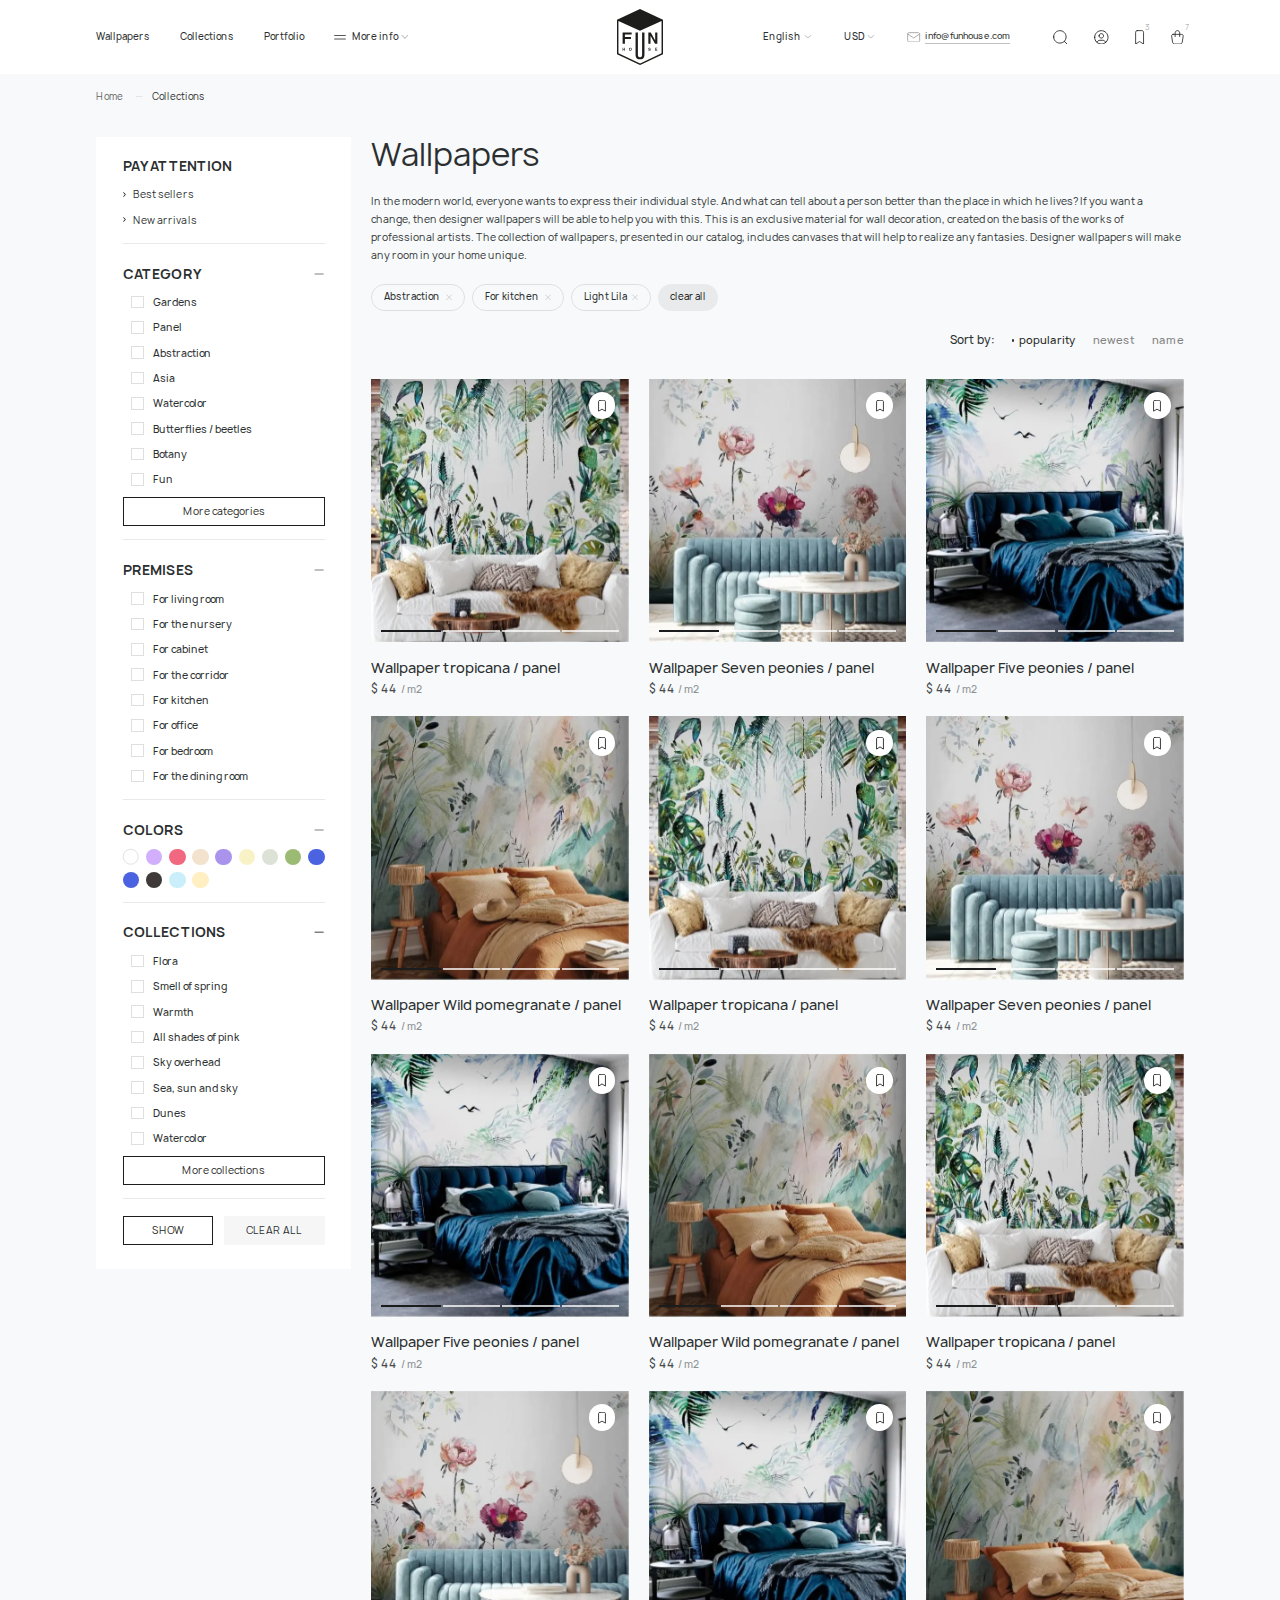
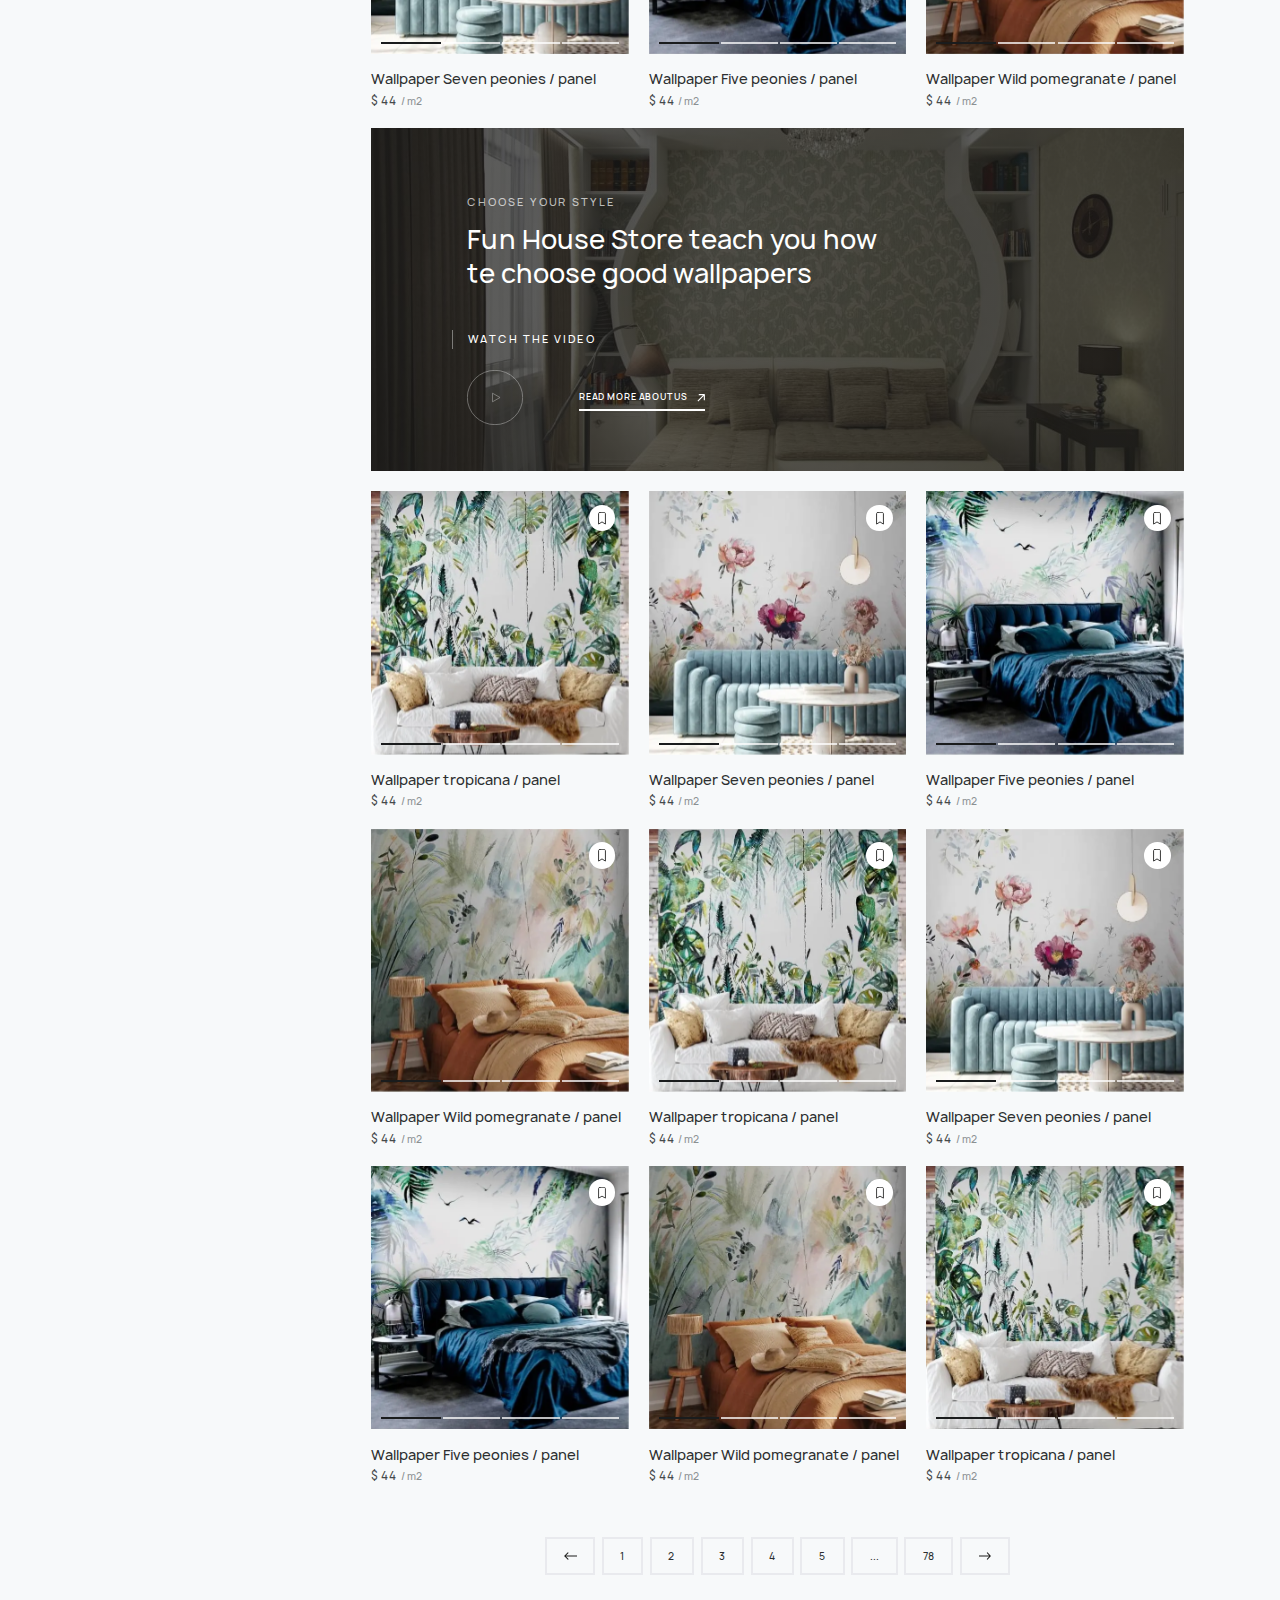
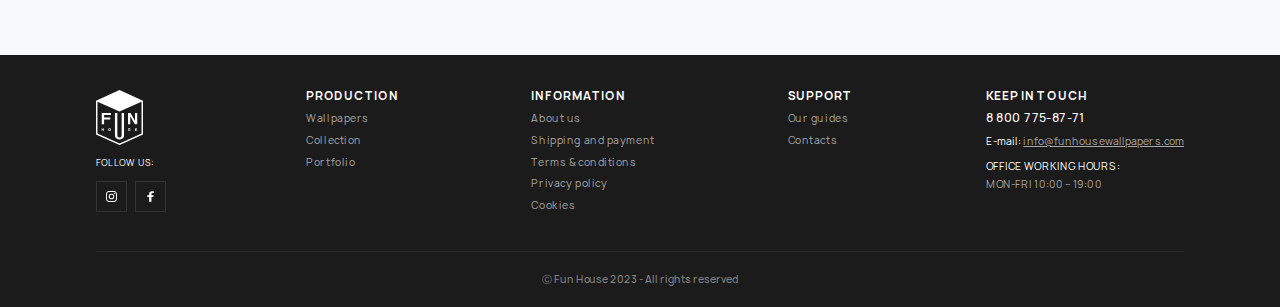
<file: catalog.html>
<!DOCTYPE html> <html lang="ru">

<head>
    <meta charset="UTF-8">
    <meta name="viewport" content="width=device-width, initial-scale=1.0">
    <meta name="description" content="Fun House">
    <meta name="keywords" content="">
    <link rel="stylesheet" href="css/libs.min.css">
    <link rel="stylesheet" href="css/style.min.css">
    <title>Fun House</title>
</head>


<body class="m-page">
    <div class="wrapper">
        <header class="header">
            <div class="container">
    <div class="header__inner">
        <div class="header__left">
            <button class="burger">
                <img src="img/burger.svg" alt="">
            </button>
        </div>
        <div class="header__center">
            <a href="" class="header__logo">
                <img src="img/logo2.svg" alt="">
            </a>
        </div>
        <div class="header__right">

            <div class="menu">
                <div class="menu__top">
                    <button class="menu__close">
                        <img src="img/close2.svg" alt="">
                    </button>
                    <div class="header-lang _nav-parent">
                        <div class="nav__show">
                            <span>English</span>
                            <i class="nav__icon">
                                <img src="img/arrow7.svg" alt="">
                            </i>
                        </div>
                        <div class="nav-dropdown">
                            <div class="nav-dropdown__items">
                                <a href="" class="nav-dropdown__item _active">
                                    <span>English</span>
                                </a>
                                <a href="" class="nav-dropdown__item">
                                    <span>Russian</span>
                                </a>
                                <a href="" class="nav-dropdown__item">
                                    <span>German</span>
                                </a>
                                <a href="" class="nav-dropdown__item">
                                    <span>Spanish</span>
                                </a>
                            </div>
                        </div>
                    </div>
                    <div class="header-currency _nav-parent">
                    <div class="nav__show">
                        <span>USD</span>
                        <i class="nav__icon">
                            <img src="img/arrow7.svg" alt="">
                        </i>
                    </div>
                    <div class="nav-dropdown">
                        <div class="nav-dropdown__items">
                            <a href="" class="nav-dropdown__item _active">
                                <span>USD</span>
                            </a>
                            <a href="" class="nav-dropdown__item">
                                <span>RUB</span>
                            </a>
                            <a href="" class="nav-dropdown__item">
                                <span>BTC</span>
                            </a>
                            <a href="" class="nav-dropdown__item">
                                <span>ETH</span>
                            </a>
                        </div>
                    </div>
                </div>
                </div>
                <a href="" class="header__mail">
                    <svg width="20" height="16" viewBox="0 0 20 16" fill="none" xmlns="http://www.w3.org/2000/svg">
                        <path d="M1 3C1 2.46957 1.21071 1.96086 1.58579 1.58579C1.96086 1.21071 2.46957 1 3 1H17C17.5304 1 18.0391 1.21071 18.4142 1.58579C18.7893 1.96086 19 2.46957 19 3M1 3V13C1 13.5304 1.21071 14.0391 1.58579 14.4142C1.96086 14.7893 2.46957 15 3 15H17C17.5304 15 18.0391 14.7893 18.4142 14.4142C18.7893 14.0391 19 13.5304 19 13V3M1 3L10 9L19 3" stroke="#ACACAC" stroke-width="1.5" stroke-linecap="round" stroke-linejoin="round"/>
                    </svg>
                    <span>info@funhouse.com</span>
                </a>
                <nav class="nav">
                    <a href="" class="nav__link"><span>Wallpapers</span></a>
                    <a href="" class="nav__link"><span>Collections</span></a>
                    <a href="" class="nav__link"><span>Portfolio</span></a>
                    <div class="nav__item _nav-parent">
                        <div class="nav__show">
                            <img class="nav__burger" src="img/burger.svg" alt="">
                            <span>More info</span>
                            <i class="nav__icon">
                                <img src="img/arrow7.svg" alt="">
                            </i>
                        </div>
                        <div class="nav-dropdown">
                            <div class="nav-dropdown__items">
                                <a href="" class="nav-dropdown__item">
                                    <span>Guides</span>
                                </a>
                                <a href="" class="nav-dropdown__item">
                                    <span>Shipping and payment</span>
                                </a>
                                <a href="" class="nav-dropdown__item">
                                    <span>About us</span>
                                </a>
                                <a href="" class="nav-dropdown__item">
                                    <span>Contacts</span>
                                </a>
                            </div>
                        </div>
                    </div>
                </nav>
                <div class="footer__social-items">
                    <a href="" class="footer__social-item">
                        <img src="img/ig3.svg" alt="">
                    </a>
                    <a href="" class="footer__social-item">
                        <img src="img/fb3.svg" alt="">
                    </a>
                </div>
            </div>
            <div class="header-action">
                <button class="header-action__btn _search-btn">
                    <svg width="22" height="22" viewBox="0 0 22 22" fill="none" xmlns="http://www.w3.org/2000/svg">
                        <path d="M21 21L17 17M1 10.3333C1 11.559 1.24141 12.7727 1.71046 13.905C2.1795 15.0374 2.86699 16.0663 3.73367 16.933C4.60035 17.7997 5.62925 18.4872 6.76162 18.9562C7.89399 19.4253 9.10766 19.6667 10.3333 19.6667C11.559 19.6667 12.7727 19.4253 13.905 18.9562C15.0374 18.4872 16.0663 17.7997 16.933 16.933C17.7997 16.0663 18.4872 15.0374 18.9562 13.905C19.4253 12.7727 19.6667 11.559 19.6667 10.3333C19.6667 9.10766 19.4253 7.89399 18.9562 6.76162C18.4872 5.62925 17.7997 4.60035 16.933 3.73367C16.0663 2.86699 15.0374 2.1795 13.905 1.71046C12.7727 1.24141 11.559 1 10.3333 1C9.10766 1 7.89399 1.24141 6.76162 1.71046C5.62925 2.1795 4.60035 2.86699 3.73367 3.73367C2.86699 4.60035 2.1795 5.62925 1.71046 6.76162C1.24141 7.89399 1 9.10766 1 10.3333Z" stroke="#1D1D1B" stroke-width="1.3" stroke-linecap="round" stroke-linejoin="round"/>
                    </svg>
                </button>
                <a href="" class="header-action__btn">
                    <svg width="22" height="22" viewBox="0 0 22 22" fill="none" xmlns="http://www.w3.org/2000/svg">
                        <path d="M4.52 18.61C4.79501 17.6947 5.35774 16.8924 6.12472 16.3222C6.89169 15.752 7.82205 15.4442 8.77778 15.4444H13.2222C14.1792 15.4441 15.1107 15.7527 15.8782 16.3242C16.6457 16.8957 17.2083 17.6998 17.4822 18.6167M1 11C1 12.3132 1.25866 13.6136 1.7612 14.8268C2.26375 16.0401 3.00035 17.1425 3.92893 18.0711C4.85752 18.9997 5.95991 19.7363 7.17317 20.2388C8.38642 20.7413 9.68678 21 11 21C12.3132 21 13.6136 20.7413 14.8268 20.2388C16.0401 19.7363 17.1425 18.9997 18.0711 18.0711C18.9997 17.1425 19.7363 16.0401 20.2388 14.8268C20.7413 13.6136 21 12.3132 21 11C21 9.68678 20.7413 8.38642 20.2388 7.17317C19.7363 5.95991 18.9997 4.85752 18.0711 3.92893C17.1425 3.00035 16.0401 2.26375 14.8268 1.7612C13.6136 1.25866 12.3132 1 11 1C9.68678 1 8.38642 1.25866 7.17317 1.7612C5.95991 2.26375 4.85752 3.00035 3.92893 3.92893C3.00035 4.85752 2.26375 5.95991 1.7612 7.17317C1.25866 8.38642 1 9.68678 1 11ZM7.66667 8.77778C7.66667 9.66183 8.01786 10.5097 8.64298 11.1348C9.2681 11.7599 10.1159 12.1111 11 12.1111C11.8841 12.1111 12.7319 11.7599 13.357 11.1348C13.9821 10.5097 14.3333 9.66183 14.3333 8.77778C14.3333 7.89372 13.9821 7.04588 13.357 6.42076C12.7319 5.79563 11.8841 5.44444 11 5.44444C10.1159 5.44444 9.2681 5.79563 8.64298 6.42076C8.01786 7.04588 7.66667 7.89372 7.66667 8.77778Z" stroke="#1D1D1B" stroke-width="1.3" stroke-linecap="round" stroke-linejoin="round"/>
                    </svg>
                </a>
                <a href="" class="header-action__btn">
                    <svg width="15" height="24" viewBox="0 0 15 24" fill="none" xmlns="http://www.w3.org/2000/svg">
                        <path d="M3.6 1H11.4C12.0896 1 12.7509 1.28973 13.2385 1.80546C13.7261 2.32118 14 3.02065 14 3.75V23L7.5 18.875L1 23V3.75C1 3.02065 1.27393 2.32118 1.76152 1.80546C2.24912 1.28973 2.91044 1 3.6 1Z" stroke="#1D1D1B" stroke-width="1.3" stroke-linecap="round" stroke-linejoin="round"/>
                    </svg>
                    <span class="header-action__btn-num">
                        <span>3</span>
                    </span>
                </a>
                <a href="" class="header-action__btn">
                    <svg width="21" height="24" viewBox="0 0 21 24" fill="none" xmlns="http://www.w3.org/2000/svg">
                        <path d="M6.78348 10.7778V4.66667C6.78348 3.69421 7.17497 2.76158 7.87184 2.07394C8.56871 1.38631 9.51386 1 10.4994 1C11.4849 1 12.4301 1.38631 13.1269 2.07394C13.8238 2.76158 14.2153 3.69421 14.2153 4.66667V10.7778M3.47756 7.11111H17.5224C17.8796 7.11107 18.2326 7.18724 18.5571 7.33441C18.8817 7.48158 19.1702 7.69626 19.4028 7.96374C19.6353 8.23121 19.8066 8.54516 19.9047 8.88405C20.0028 9.22294 20.0255 9.57876 19.9712 9.92711L18.4167 19.8907C18.2818 20.7565 17.8371 21.5461 17.1632 22.1165C16.4893 22.6868 15.6308 23.0003 14.7429 23H6.25582C5.36821 23 4.50994 22.6864 3.83631 22.1161C3.16268 21.5458 2.71819 20.7563 2.58327 19.8907L1.02878 9.92711C0.974493 9.57876 0.997185 9.22294 1.09531 8.88405C1.19343 8.54516 1.36465 8.23121 1.59725 7.96374C1.82985 7.69626 2.11831 7.48158 2.44286 7.33441C2.76742 7.18724 3.12038 7.11107 3.47756 7.11111Z" stroke="#1D1D1B" stroke-width="1.3" stroke-linecap="round" stroke-linejoin="round"/>
                    </svg>
                    <span class="header-action__btn-num">
                        <span>7</span>
                    </span>
                </a>
            </div>
        </div>
    </div>
</div>


<div class="search">
    <div class="search__top">
        <div class="search__field">
            <input type="text" placeholder="Product catalog search">
        </div>
        <button class="search__close _close-search">
            <img src="img/close3.svg" alt="">
        </button>
    </div>
    <div class="search__content">
        <div class="container">
            <div class="search__has-result">
                <div class="text47">3 results</div>
                <div class="search__items">
                <div class="product-card">

    <div class="product-card__slider">
        <div class="swiper-container">
            <div class="swiper-wrapper">
                <div class="swiper-slide">
                    <div class="product-card__img">
                        <img src="img/product.webp" alt="">
                    </div>
                </div>
                <div class="swiper-slide">
                    <div class="product-card__img">
                        <img src="img/product4.webp" alt="">
                    </div>
                </div>
                <div class="swiper-slide">
                    <div class="product-card__img">
                        <img src="img/product2.webp" alt="">
                    </div>
                </div>
                <div class="swiper-slide">
                    <div class="product-card__img">
                        <img src="img/product3.webp" alt="">
                    </div>
                </div>
            </div>
        </div>
        <div class="swiper-pagination"></div>
    </div>
    <div class="product-card__content">
        <a href="" class="product-card__title text21">Wallpaper tropicana / panel</a>
        <div class="product-card__info">
            <div class="product-card__price">$ 44</div>
            <div class="product-card__measure">/ m2</div>
        </div>
    </div>
    <button class="favourite-btn ">
        <img class="_view1" src="img/favourite.svg" alt="">
        <img class="_view2" src="img/favourite2.svg" alt="">
    </button>
</div>

                <div class="product-card">

    <div class="product-card__slider">
        <div class="swiper-container">
            <div class="swiper-wrapper">
                <div class="swiper-slide">
                    <div class="product-card__img">
                        <img src="img/product2.webp" alt="">
                    </div>
                </div>
                <div class="swiper-slide">
                    <div class="product-card__img">
                        <img src="img/product4.webp" alt="">
                    </div>
                </div>
                <div class="swiper-slide">
                    <div class="product-card__img">
                        <img src="img/product2.webp" alt="">
                    </div>
                </div>
                <div class="swiper-slide">
                    <div class="product-card__img">
                        <img src="img/product3.webp" alt="">
                    </div>
                </div>
            </div>
        </div>
        <div class="swiper-pagination"></div>
    </div>
    <div class="product-card__content">
        <a href="" class="product-card__title text21">Wallpaper Seven peonies / panel</a>
        <div class="product-card__info">
            <div class="product-card__price">$ 44</div>
            <div class="product-card__measure">/ m2</div>
        </div>
    </div>
    <button class="favourite-btn ">
        <img class="_view1" src="img/favourite.svg" alt="">
        <img class="_view2" src="img/favourite2.svg" alt="">
    </button>
</div>

                <div class="product-card">

    <div class="product-card__slider">
        <div class="swiper-container">
            <div class="swiper-wrapper">
                <div class="swiper-slide">
                    <div class="product-card__img">
                        <img src="img/product3.webp" alt="">
                    </div>
                </div>
                <div class="swiper-slide">
                    <div class="product-card__img">
                        <img src="img/product4.webp" alt="">
                    </div>
                </div>
                <div class="swiper-slide">
                    <div class="product-card__img">
                        <img src="img/product2.webp" alt="">
                    </div>
                </div>
                <div class="swiper-slide">
                    <div class="product-card__img">
                        <img src="img/product3.webp" alt="">
                    </div>
                </div>
            </div>
        </div>
        <div class="swiper-pagination"></div>
    </div>
    <div class="product-card__content">
        <a href="" class="product-card__title text21">Wallpaper Five peonies / panel</a>
        <div class="product-card__info">
            <div class="product-card__price">$ 44</div>
            <div class="product-card__measure">/ m2</div>
        </div>
    </div>
    <button class="favourite-btn ">
        <img class="_view1" src="img/favourite.svg" alt="">
        <img class="_view2" src="img/favourite2.svg" alt="">
    </button>
</div>

            </div>
            </div>

<!--            Показать,если поиск будет пустым-->
            <div class="search__empty" style="display: none;">
                <div class="text21">No results found</div>
            </div>
        </div>
    </div>
</div>
<div class="search__bg _close-search"></div>

        </header>
        <main class="content">

            <section class="catalog inner-page">
                <div class="container">
                    <div class="breadcrumbs">
                        <a href="" class="breadcrumbs__item">Home</a>
                        <span class="breadcrumbs__item">Collections</span>
                    </div>

                    <div class="catalog__grid">
                        <div class="catalog__col">
                            <div class="filter">
                                <div class="filter-group">
                                    <div class="filter-group__top">
                                        <div class="filter-group__title">
                                            PAY ATTENTION
                                        </div>
                                    </div>
                                    <div class="filter-group__links">
                                        <a href="" class="filter-group__link">
                                            <img src="img/arrow4.svg" alt="">
                                            <span>Best sellers</span>
                                        </a>
                                        <a href="" class="filter-group__link">
                                            <img src="img/arrow4.svg" alt="">
                                            <span>New arrivals</span>
                                        </a>
                                    </div>
                                </div>
                                <div class="filter-group _active">
                                    <div class="filter-group__show">
    <div class="filter-group__title">
        CATEGORY
    </div>
    <button class="filter-group__btn">
        <svg class="_view1" width="16" height="16" viewBox="0 0 16 16" fill="none" xmlns="http://www.w3.org/2000/svg">
            <path d="M8 1V15M1 8H15" stroke="black" stroke-width="2" stroke-linecap="square" stroke-linejoin="round"/>
        </svg>
        <svg class="_view2" width="16" height="2" viewBox="0 0 16 2" fill="none" xmlns="http://www.w3.org/2000/svg">
            <path d="M1 1H15" stroke="black" stroke-width="2" stroke-linecap="square" stroke-linejoin="round"/>
        </svg>
    </button>
</div>

                                    <div class="filter-group__hidden" style="display: block;">
                                        <div class="filter-group__items">
                                            <div class="m-check">
    <input type="checkbox">
    <label>
        <span>Gardens</span>
    </label>
</div>

                                            <div class="m-check">
    <input type="checkbox">
    <label>
        <span>Panel</span>
    </label>
</div>

                                            <div class="m-check">
    <input type="checkbox">
    <label>
        <span>Abstraction</span>
    </label>
</div>

                                            <div class="m-check">
    <input type="checkbox">
    <label>
        <span>Asia</span>
    </label>
</div>

                                            <div class="m-check">
    <input type="checkbox">
    <label>
        <span>Watercolor</span>
    </label>
</div>

                                            <div class="m-check">
    <input type="checkbox">
    <label>
        <span>Butterflies / beetles</span>
    </label>
</div>

                                            <div class="m-check">
    <input type="checkbox">
    <label>
        <span>Botany</span>
    </label>
</div>

                                            <div class="m-check">
    <input type="checkbox">
    <label>
        <span>Fun</span>
    </label>
</div>

                                            <div class="m-check">
    <input type="checkbox">
    <label>
        <span>Fun</span>
    </label>
</div>

                                            <div class="m-check">
    <input type="checkbox">
    <label>
        <span>Fun</span>
    </label>
</div>

                                        </div>
                                        <button class="filter-group__more m-btn m-btn-black-outline">
                                            <span>More categories</span>
                                        </button>
                                    </div>
                                </div>
                                <div class="filter-group _active">
                                    <div class="filter-group__show">
    <div class="filter-group__title">
        PREMISES
    </div>
    <button class="filter-group__btn">
        <svg class="_view1" width="16" height="16" viewBox="0 0 16 16" fill="none" xmlns="http://www.w3.org/2000/svg">
            <path d="M8 1V15M1 8H15" stroke="black" stroke-width="2" stroke-linecap="square" stroke-linejoin="round"/>
        </svg>
        <svg class="_view2" width="16" height="2" viewBox="0 0 16 2" fill="none" xmlns="http://www.w3.org/2000/svg">
            <path d="M1 1H15" stroke="black" stroke-width="2" stroke-linecap="square" stroke-linejoin="round"/>
        </svg>
    </button>
</div>

                                    <div class="filter-group__hidden" style="display: block;">
                                        <div class="filter-group__items">
                                            <div class="m-check">
    <input type="checkbox">
    <label>
        <span>For living room</span>
    </label>
</div>

                                            <div class="m-check">
    <input type="checkbox">
    <label>
        <span>For the nursery</span>
    </label>
</div>

                                            <div class="m-check">
    <input type="checkbox">
    <label>
        <span>For cabinet</span>
    </label>
</div>

                                            <div class="m-check">
    <input type="checkbox">
    <label>
        <span>For the corridor</span>
    </label>
</div>

                                            <div class="m-check">
    <input type="checkbox">
    <label>
        <span>For kitchen</span>
    </label>
</div>

                                            <div class="m-check">
    <input type="checkbox">
    <label>
        <span>For office</span>
    </label>
</div>

                                            <div class="m-check">
    <input type="checkbox">
    <label>
        <span>For bedroom</span>
    </label>
</div>

                                            <div class="m-check">
    <input type="checkbox">
    <label>
        <span>For the dining room</span>
    </label>
</div>

                                        </div>
                                    </div>
                                </div>
                                <div class="filter-group _active">
                                    <div class="filter-group__show">
    <div class="filter-group__title">
        Colors
    </div>
    <button class="filter-group__btn">
        <svg class="_view1" width="16" height="16" viewBox="0 0 16 16" fill="none" xmlns="http://www.w3.org/2000/svg">
            <path d="M8 1V15M1 8H15" stroke="black" stroke-width="2" stroke-linecap="square" stroke-linejoin="round"/>
        </svg>
        <svg class="_view2" width="16" height="2" viewBox="0 0 16 2" fill="none" xmlns="http://www.w3.org/2000/svg">
            <path d="M1 1H15" stroke="black" stroke-width="2" stroke-linecap="square" stroke-linejoin="round"/>
        </svg>
    </button>
</div>

                                    <div class="filter-group__hidden" style="display: block;">
                                        <div class="filter-colors">
                                            <div class="filter-color _white">
    <input type="checkbox">
    <label style="background: #fff;"></label>
</div>

                                            <div class="filter-color ">
    <input type="checkbox">
    <label style="background: #D1AFFD;"></label>
</div>

                                            <div class="filter-color ">
    <input type="checkbox">
    <label style="background: #F16981;"></label>
</div>

                                            <div class="filter-color ">
    <input type="checkbox">
    <label style="background: #F2E2CE;"></label>
</div>

                                            <div class="filter-color ">
    <input type="checkbox">
    <label style="background: #AA93ED;"></label>
</div>

                                            <div class="filter-color ">
    <input type="checkbox">
    <label style="background: #FAF2C7;"></label>
</div>

                                            <div class="filter-color ">
    <input type="checkbox">
    <label style="background: #DCE2D5;"></label>
</div>

                                            <div class="filter-color ">
    <input type="checkbox">
    <label style="background: #9BBA73;"></label>
</div>

                                            <div class="filter-color ">
    <input type="checkbox">
    <label style="background: #4B63E0;"></label>
</div>

                                            <div class="filter-color ">
    <input type="checkbox">
    <label style="background: #4B63E0;"></label>
</div>

                                            <div class="filter-color ">
    <input type="checkbox">
    <label style="background: #3F3939;"></label>
</div>

                                            <div class="filter-color ">
    <input type="checkbox">
    <label style="background: #CAEEFA;"></label>
</div>

                                            <div class="filter-color ">
    <input type="checkbox">
    <label style="background: #FFEFC3;"></label>
</div>

                                        </div>
                                    </div>
                                </div>
                                <div class="filter-group _active">
                                    <div class="filter-group__show">
    <div class="filter-group__title">
        COLLECTIONS
    </div>
    <button class="filter-group__btn">
        <svg class="_view1" width="16" height="16" viewBox="0 0 16 16" fill="none" xmlns="http://www.w3.org/2000/svg">
            <path d="M8 1V15M1 8H15" stroke="black" stroke-width="2" stroke-linecap="square" stroke-linejoin="round"/>
        </svg>
        <svg class="_view2" width="16" height="2" viewBox="0 0 16 2" fill="none" xmlns="http://www.w3.org/2000/svg">
            <path d="M1 1H15" stroke="black" stroke-width="2" stroke-linecap="square" stroke-linejoin="round"/>
        </svg>
    </button>
</div>

                                    <div class="filter-group__hidden" style="display: block;">
                                        <div class="filter-group__items">
                                            <div class="m-check">
    <input type="checkbox">
    <label>
        <span>Flora</span>
    </label>
</div>

                                            <div class="m-check">
    <input type="checkbox">
    <label>
        <span>Smell of spring</span>
    </label>
</div>

                                            <div class="m-check">
    <input type="checkbox">
    <label>
        <span>Warmth</span>
    </label>
</div>

                                            <div class="m-check">
    <input type="checkbox">
    <label>
        <span>All shades of pink</span>
    </label>
</div>

                                            <div class="m-check">
    <input type="checkbox">
    <label>
        <span>Sky overhead</span>
    </label>
</div>

                                            <div class="m-check">
    <input type="checkbox">
    <label>
        <span>Sea, sun and sky</span>
    </label>
</div>

                                            <div class="m-check">
    <input type="checkbox">
    <label>
        <span>Dunes</span>
    </label>
</div>

                                            <div class="m-check">
    <input type="checkbox">
    <label>
        <span>Watercolor</span>
    </label>
</div>

                                            <div class="m-check">
    <input type="checkbox">
    <label>
        <span>Popular</span>
    </label>
</div>

                                            <div class="m-check">
    <input type="checkbox">
    <label>
        <span>Living coral</span>
    </label>
</div>

                                            <div class="m-check">
    <input type="checkbox">
    <label>
        <span>Forest</span>
    </label>
</div>

                                            <div class="m-check">
    <input type="checkbox">
    <label>
        <span>Magic</span>
    </label>
</div>

                                        </div>
                                        <button class="filter-group__more m-btn m-btn-black-outline">
                                            <span>More collections</span>
                                        </button>
                                    </div>
                                </div>
                                <div class="filter-nav">
                                    <button class="filter-nav__btn m-btn m-btn-black-outline">
                                        <span>Show</span>
                                    </button>
                                    <button class="filter-nav__btn m-btn m-btn-gray">
                                        <span>Clear all</span>
                                    </button>
                                </div>
                            </div>
                            <div class="filter__bg"></div>
                        </div>
                        <div class="catalog__col">
                            <div class="page-top">
                                <h1 class="text47">Wallpapers</h1>
                                <div class="text15 regular-text">In the modern world, everyone wants to express their individual style. And what can tell about a person better than the place in which he lives? If you want a change, then designer wallpapers will be able to help you with this. This is an exclusive material for wall decoration, created on the basis of the works of professional artists. The collection of wallpapers, presented in our catalog, includes canvases that will help to realize any fantasies. Designer wallpapers will make any room in your home unique.</div>
                            </div>
                            <div class="selected-filters">
                                <div class="selected-filter">
    <span>Abstraction</span>
    <button class="selected-filter__remove">
        <svg width="9" height="10" viewBox="0 0 9 10" fill="none" xmlns="http://www.w3.org/2000/svg">
            <g opacity="0.8">
                <path d="M1.00024 8.65674L8.31395 1.34303" stroke="#B0B5B7" stroke-linecap="round" stroke-linejoin="round"/>
                <path d="M8.31421 8.65674L1.0005 1.34303" stroke="#B0B5B7" stroke-linecap="round" stroke-linejoin="round"/>
            </g>
        </svg>
    </button>
</div>

                                <div class="selected-filter">
    <span>For kitchen</span>
    <button class="selected-filter__remove">
        <svg width="9" height="10" viewBox="0 0 9 10" fill="none" xmlns="http://www.w3.org/2000/svg">
            <g opacity="0.8">
                <path d="M1.00024 8.65674L8.31395 1.34303" stroke="#B0B5B7" stroke-linecap="round" stroke-linejoin="round"/>
                <path d="M8.31421 8.65674L1.0005 1.34303" stroke="#B0B5B7" stroke-linecap="round" stroke-linejoin="round"/>
            </g>
        </svg>
    </button>
</div>

                                <div class="selected-filter">
    <span>Light Lila</span>
    <button class="selected-filter__remove">
        <svg width="9" height="10" viewBox="0 0 9 10" fill="none" xmlns="http://www.w3.org/2000/svg">
            <g opacity="0.8">
                <path d="M1.00024 8.65674L8.31395 1.34303" stroke="#B0B5B7" stroke-linecap="round" stroke-linejoin="round"/>
                <path d="M8.31421 8.65674L1.0005 1.34303" stroke="#B0B5B7" stroke-linecap="round" stroke-linejoin="round"/>
            </g>
        </svg>
    </button>
</div>

                                <button class="selected-filter _clear">
                                    <span>clear all</span>
                                </button>
                            </div>
                            <div class="mob-filter">
                                <div class="sort-filter">
                                    <div class="sort-filter__title text17">
                                        Sort by:
                                    </div>
                                    <div class="sort-filter__items">
                                        <div class="sort-filter__item">
                                            <input type="radio" name="sort" checked>
                                            <label>popularity</label>
                                        </div>
                                        <div class="sort-filter__item">
                                            <input type="radio" name="sort">
                                            <label>newest</label>
                                        </div>
                                        <div class="sort-filter__item">
                                            <input type="radio" name="sort">
                                            <label>name</label>
                                        </div>
                                    </div>
                                </div>
                                <button class="mob-filter__btn m-btn m-btn-black">
                                    <svg xmlns="http://www.w3.org/2000/svg" width="17" height="16" viewBox="0 0 17 16" fill="none">
                                        <path d="M1 3H16" stroke="white" stroke-linecap="round"/>
                                        <circle cx="11.5" cy="3" r="2" fill="transparent" stroke="white"/>
                                        <path d="M1 8H16" stroke="white" stroke-linecap="round"/>
                                        <circle cx="5.5" cy="8" r="2" fill="transparent" stroke="white"/>
                                        <path d="M1 13H16" stroke="white" stroke-linecap="round"/>
                                        <circle cx="11.5" cy="13" r="2" fill="transparent" stroke="white"/>
                                    </svg>
                                </button>
                            </div>
                            <div class="catalog__items">
                                <div class="product-card">

    <div class="product-card__slider">
        <div class="swiper-container">
            <div class="swiper-wrapper">
                <div class="swiper-slide">
                    <div class="product-card__img">
                        <img src="img/product.webp" alt="">
                    </div>
                </div>
                <div class="swiper-slide">
                    <div class="product-card__img">
                        <img src="img/product4.webp" alt="">
                    </div>
                </div>
                <div class="swiper-slide">
                    <div class="product-card__img">
                        <img src="img/product2.webp" alt="">
                    </div>
                </div>
                <div class="swiper-slide">
                    <div class="product-card__img">
                        <img src="img/product3.webp" alt="">
                    </div>
                </div>
            </div>
        </div>
        <div class="swiper-pagination"></div>
    </div>
    <div class="product-card__content">
        <a href="" class="product-card__title text21">Wallpaper tropicana / panel</a>
        <div class="product-card__info">
            <div class="product-card__price">$ 44</div>
            <div class="product-card__measure">/ m2</div>
        </div>
    </div>
    <button class="favourite-btn ">
        <img class="_view1" src="img/favourite.svg" alt="">
        <img class="_view2" src="img/favourite2.svg" alt="">
    </button>
</div>

                                <div class="product-card">

    <div class="product-card__slider">
        <div class="swiper-container">
            <div class="swiper-wrapper">
                <div class="swiper-slide">
                    <div class="product-card__img">
                        <img src="img/product2.webp" alt="">
                    </div>
                </div>
                <div class="swiper-slide">
                    <div class="product-card__img">
                        <img src="img/product4.webp" alt="">
                    </div>
                </div>
                <div class="swiper-slide">
                    <div class="product-card__img">
                        <img src="img/product2.webp" alt="">
                    </div>
                </div>
                <div class="swiper-slide">
                    <div class="product-card__img">
                        <img src="img/product3.webp" alt="">
                    </div>
                </div>
            </div>
        </div>
        <div class="swiper-pagination"></div>
    </div>
    <div class="product-card__content">
        <a href="" class="product-card__title text21">Wallpaper Seven peonies / panel</a>
        <div class="product-card__info">
            <div class="product-card__price">$ 44</div>
            <div class="product-card__measure">/ m2</div>
        </div>
    </div>
    <button class="favourite-btn ">
        <img class="_view1" src="img/favourite.svg" alt="">
        <img class="_view2" src="img/favourite2.svg" alt="">
    </button>
</div>

                                <div class="product-card">

    <div class="product-card__slider">
        <div class="swiper-container">
            <div class="swiper-wrapper">
                <div class="swiper-slide">
                    <div class="product-card__img">
                        <img src="img/product3.webp" alt="">
                    </div>
                </div>
                <div class="swiper-slide">
                    <div class="product-card__img">
                        <img src="img/product4.webp" alt="">
                    </div>
                </div>
                <div class="swiper-slide">
                    <div class="product-card__img">
                        <img src="img/product2.webp" alt="">
                    </div>
                </div>
                <div class="swiper-slide">
                    <div class="product-card__img">
                        <img src="img/product3.webp" alt="">
                    </div>
                </div>
            </div>
        </div>
        <div class="swiper-pagination"></div>
    </div>
    <div class="product-card__content">
        <a href="" class="product-card__title text21">Wallpaper Five peonies / panel</a>
        <div class="product-card__info">
            <div class="product-card__price">$ 44</div>
            <div class="product-card__measure">/ m2</div>
        </div>
    </div>
    <button class="favourite-btn ">
        <img class="_view1" src="img/favourite.svg" alt="">
        <img class="_view2" src="img/favourite2.svg" alt="">
    </button>
</div>

                                <div class="product-card">

    <div class="product-card__slider">
        <div class="swiper-container">
            <div class="swiper-wrapper">
                <div class="swiper-slide">
                    <div class="product-card__img">
                        <img src="img/product4.webp" alt="">
                    </div>
                </div>
                <div class="swiper-slide">
                    <div class="product-card__img">
                        <img src="img/product4.webp" alt="">
                    </div>
                </div>
                <div class="swiper-slide">
                    <div class="product-card__img">
                        <img src="img/product2.webp" alt="">
                    </div>
                </div>
                <div class="swiper-slide">
                    <div class="product-card__img">
                        <img src="img/product3.webp" alt="">
                    </div>
                </div>
            </div>
        </div>
        <div class="swiper-pagination"></div>
    </div>
    <div class="product-card__content">
        <a href="" class="product-card__title text21">Wallpaper Wild pomegranate / panel</a>
        <div class="product-card__info">
            <div class="product-card__price">$ 44</div>
            <div class="product-card__measure">/ m2</div>
        </div>
    </div>
    <button class="favourite-btn ">
        <img class="_view1" src="img/favourite.svg" alt="">
        <img class="_view2" src="img/favourite2.svg" alt="">
    </button>
</div>

                                <div class="product-card">

    <div class="product-card__slider">
        <div class="swiper-container">
            <div class="swiper-wrapper">
                <div class="swiper-slide">
                    <div class="product-card__img">
                        <img src="img/product.webp" alt="">
                    </div>
                </div>
                <div class="swiper-slide">
                    <div class="product-card__img">
                        <img src="img/product4.webp" alt="">
                    </div>
                </div>
                <div class="swiper-slide">
                    <div class="product-card__img">
                        <img src="img/product2.webp" alt="">
                    </div>
                </div>
                <div class="swiper-slide">
                    <div class="product-card__img">
                        <img src="img/product3.webp" alt="">
                    </div>
                </div>
            </div>
        </div>
        <div class="swiper-pagination"></div>
    </div>
    <div class="product-card__content">
        <a href="" class="product-card__title text21">Wallpaper tropicana / panel</a>
        <div class="product-card__info">
            <div class="product-card__price">$ 44</div>
            <div class="product-card__measure">/ m2</div>
        </div>
    </div>
    <button class="favourite-btn ">
        <img class="_view1" src="img/favourite.svg" alt="">
        <img class="_view2" src="img/favourite2.svg" alt="">
    </button>
</div>

                                <div class="product-card">

    <div class="product-card__slider">
        <div class="swiper-container">
            <div class="swiper-wrapper">
                <div class="swiper-slide">
                    <div class="product-card__img">
                        <img src="img/product2.webp" alt="">
                    </div>
                </div>
                <div class="swiper-slide">
                    <div class="product-card__img">
                        <img src="img/product4.webp" alt="">
                    </div>
                </div>
                <div class="swiper-slide">
                    <div class="product-card__img">
                        <img src="img/product2.webp" alt="">
                    </div>
                </div>
                <div class="swiper-slide">
                    <div class="product-card__img">
                        <img src="img/product3.webp" alt="">
                    </div>
                </div>
            </div>
        </div>
        <div class="swiper-pagination"></div>
    </div>
    <div class="product-card__content">
        <a href="" class="product-card__title text21">Wallpaper Seven peonies / panel</a>
        <div class="product-card__info">
            <div class="product-card__price">$ 44</div>
            <div class="product-card__measure">/ m2</div>
        </div>
    </div>
    <button class="favourite-btn ">
        <img class="_view1" src="img/favourite.svg" alt="">
        <img class="_view2" src="img/favourite2.svg" alt="">
    </button>
</div>

                                <div class="product-card">

    <div class="product-card__slider">
        <div class="swiper-container">
            <div class="swiper-wrapper">
                <div class="swiper-slide">
                    <div class="product-card__img">
                        <img src="img/product3.webp" alt="">
                    </div>
                </div>
                <div class="swiper-slide">
                    <div class="product-card__img">
                        <img src="img/product4.webp" alt="">
                    </div>
                </div>
                <div class="swiper-slide">
                    <div class="product-card__img">
                        <img src="img/product2.webp" alt="">
                    </div>
                </div>
                <div class="swiper-slide">
                    <div class="product-card__img">
                        <img src="img/product3.webp" alt="">
                    </div>
                </div>
            </div>
        </div>
        <div class="swiper-pagination"></div>
    </div>
    <div class="product-card__content">
        <a href="" class="product-card__title text21">Wallpaper Five peonies / panel</a>
        <div class="product-card__info">
            <div class="product-card__price">$ 44</div>
            <div class="product-card__measure">/ m2</div>
        </div>
    </div>
    <button class="favourite-btn ">
        <img class="_view1" src="img/favourite.svg" alt="">
        <img class="_view2" src="img/favourite2.svg" alt="">
    </button>
</div>

                                <div class="product-card">

    <div class="product-card__slider">
        <div class="swiper-container">
            <div class="swiper-wrapper">
                <div class="swiper-slide">
                    <div class="product-card__img">
                        <img src="img/product4.webp" alt="">
                    </div>
                </div>
                <div class="swiper-slide">
                    <div class="product-card__img">
                        <img src="img/product4.webp" alt="">
                    </div>
                </div>
                <div class="swiper-slide">
                    <div class="product-card__img">
                        <img src="img/product2.webp" alt="">
                    </div>
                </div>
                <div class="swiper-slide">
                    <div class="product-card__img">
                        <img src="img/product3.webp" alt="">
                    </div>
                </div>
            </div>
        </div>
        <div class="swiper-pagination"></div>
    </div>
    <div class="product-card__content">
        <a href="" class="product-card__title text21">Wallpaper Wild pomegranate / panel</a>
        <div class="product-card__info">
            <div class="product-card__price">$ 44</div>
            <div class="product-card__measure">/ m2</div>
        </div>
    </div>
    <button class="favourite-btn ">
        <img class="_view1" src="img/favourite.svg" alt="">
        <img class="_view2" src="img/favourite2.svg" alt="">
    </button>
</div>

                                <div class="product-card">

    <div class="product-card__slider">
        <div class="swiper-container">
            <div class="swiper-wrapper">
                <div class="swiper-slide">
                    <div class="product-card__img">
                        <img src="img/product.webp" alt="">
                    </div>
                </div>
                <div class="swiper-slide">
                    <div class="product-card__img">
                        <img src="img/product4.webp" alt="">
                    </div>
                </div>
                <div class="swiper-slide">
                    <div class="product-card__img">
                        <img src="img/product2.webp" alt="">
                    </div>
                </div>
                <div class="swiper-slide">
                    <div class="product-card__img">
                        <img src="img/product3.webp" alt="">
                    </div>
                </div>
            </div>
        </div>
        <div class="swiper-pagination"></div>
    </div>
    <div class="product-card__content">
        <a href="" class="product-card__title text21">Wallpaper tropicana / panel</a>
        <div class="product-card__info">
            <div class="product-card__price">$ 44</div>
            <div class="product-card__measure">/ m2</div>
        </div>
    </div>
    <button class="favourite-btn ">
        <img class="_view1" src="img/favourite.svg" alt="">
        <img class="_view2" src="img/favourite2.svg" alt="">
    </button>
</div>

                                <div class="product-card">

    <div class="product-card__slider">
        <div class="swiper-container">
            <div class="swiper-wrapper">
                <div class="swiper-slide">
                    <div class="product-card__img">
                        <img src="img/product2.webp" alt="">
                    </div>
                </div>
                <div class="swiper-slide">
                    <div class="product-card__img">
                        <img src="img/product4.webp" alt="">
                    </div>
                </div>
                <div class="swiper-slide">
                    <div class="product-card__img">
                        <img src="img/product2.webp" alt="">
                    </div>
                </div>
                <div class="swiper-slide">
                    <div class="product-card__img">
                        <img src="img/product3.webp" alt="">
                    </div>
                </div>
            </div>
        </div>
        <div class="swiper-pagination"></div>
    </div>
    <div class="product-card__content">
        <a href="" class="product-card__title text21">Wallpaper Seven peonies / panel</a>
        <div class="product-card__info">
            <div class="product-card__price">$ 44</div>
            <div class="product-card__measure">/ m2</div>
        </div>
    </div>
    <button class="favourite-btn ">
        <img class="_view1" src="img/favourite.svg" alt="">
        <img class="_view2" src="img/favourite2.svg" alt="">
    </button>
</div>

                                <div class="product-card">

    <div class="product-card__slider">
        <div class="swiper-container">
            <div class="swiper-wrapper">
                <div class="swiper-slide">
                    <div class="product-card__img">
                        <img src="img/product3.webp" alt="">
                    </div>
                </div>
                <div class="swiper-slide">
                    <div class="product-card__img">
                        <img src="img/product4.webp" alt="">
                    </div>
                </div>
                <div class="swiper-slide">
                    <div class="product-card__img">
                        <img src="img/product2.webp" alt="">
                    </div>
                </div>
                <div class="swiper-slide">
                    <div class="product-card__img">
                        <img src="img/product3.webp" alt="">
                    </div>
                </div>
            </div>
        </div>
        <div class="swiper-pagination"></div>
    </div>
    <div class="product-card__content">
        <a href="" class="product-card__title text21">Wallpaper Five peonies / panel</a>
        <div class="product-card__info">
            <div class="product-card__price">$ 44</div>
            <div class="product-card__measure">/ m2</div>
        </div>
    </div>
    <button class="favourite-btn ">
        <img class="_view1" src="img/favourite.svg" alt="">
        <img class="_view2" src="img/favourite2.svg" alt="">
    </button>
</div>

                                <div class="product-card">

    <div class="product-card__slider">
        <div class="swiper-container">
            <div class="swiper-wrapper">
                <div class="swiper-slide">
                    <div class="product-card__img">
                        <img src="img/product4.webp" alt="">
                    </div>
                </div>
                <div class="swiper-slide">
                    <div class="product-card__img">
                        <img src="img/product4.webp" alt="">
                    </div>
                </div>
                <div class="swiper-slide">
                    <div class="product-card__img">
                        <img src="img/product2.webp" alt="">
                    </div>
                </div>
                <div class="swiper-slide">
                    <div class="product-card__img">
                        <img src="img/product3.webp" alt="">
                    </div>
                </div>
            </div>
        </div>
        <div class="swiper-pagination"></div>
    </div>
    <div class="product-card__content">
        <a href="" class="product-card__title text21">Wallpaper Wild pomegranate / panel</a>
        <div class="product-card__info">
            <div class="product-card__price">$ 44</div>
            <div class="product-card__measure">/ m2</div>
        </div>
    </div>
    <button class="favourite-btn ">
        <img class="_view1" src="img/favourite.svg" alt="">
        <img class="_view2" src="img/favourite2.svg" alt="">
    </button>
</div>


                                <div class="about3" style="background-image: url(img/about3.jpg);">
                                    <div class="about3__content">
                                        <div class="about3__subtitle subtitle">choose your style</div>
                                        <div class="text53">Fun House Store teach you how te choose good wallpapers</div>
                                        <div class="about3__nav">
                                            <a href="videos/Countdown7.mp4" data-fancybox class="video__play">
                                                <img src="img/play.svg" alt="">
                                                <div class="video__play-title">
                                                    <span class="subtitle">Watch the video</span>
                                                </div>
                                            </a>
                                            <a href="" class="line-link">
                                                <span>read more about us</span>
                                                <img src="img/arrow3.svg" alt="">
                                            </a>
                                        </div>
                                    </div>
                                </div>

                                <div class="product-card">

    <div class="product-card__slider">
        <div class="swiper-container">
            <div class="swiper-wrapper">
                <div class="swiper-slide">
                    <div class="product-card__img">
                        <img src="img/product.webp" alt="">
                    </div>
                </div>
                <div class="swiper-slide">
                    <div class="product-card__img">
                        <img src="img/product4.webp" alt="">
                    </div>
                </div>
                <div class="swiper-slide">
                    <div class="product-card__img">
                        <img src="img/product2.webp" alt="">
                    </div>
                </div>
                <div class="swiper-slide">
                    <div class="product-card__img">
                        <img src="img/product3.webp" alt="">
                    </div>
                </div>
            </div>
        </div>
        <div class="swiper-pagination"></div>
    </div>
    <div class="product-card__content">
        <a href="" class="product-card__title text21">Wallpaper tropicana / panel</a>
        <div class="product-card__info">
            <div class="product-card__price">$ 44</div>
            <div class="product-card__measure">/ m2</div>
        </div>
    </div>
    <button class="favourite-btn ">
        <img class="_view1" src="img/favourite.svg" alt="">
        <img class="_view2" src="img/favourite2.svg" alt="">
    </button>
</div>

                                <div class="product-card">

    <div class="product-card__slider">
        <div class="swiper-container">
            <div class="swiper-wrapper">
                <div class="swiper-slide">
                    <div class="product-card__img">
                        <img src="img/product2.webp" alt="">
                    </div>
                </div>
                <div class="swiper-slide">
                    <div class="product-card__img">
                        <img src="img/product4.webp" alt="">
                    </div>
                </div>
                <div class="swiper-slide">
                    <div class="product-card__img">
                        <img src="img/product2.webp" alt="">
                    </div>
                </div>
                <div class="swiper-slide">
                    <div class="product-card__img">
                        <img src="img/product3.webp" alt="">
                    </div>
                </div>
            </div>
        </div>
        <div class="swiper-pagination"></div>
    </div>
    <div class="product-card__content">
        <a href="" class="product-card__title text21">Wallpaper Seven peonies / panel</a>
        <div class="product-card__info">
            <div class="product-card__price">$ 44</div>
            <div class="product-card__measure">/ m2</div>
        </div>
    </div>
    <button class="favourite-btn ">
        <img class="_view1" src="img/favourite.svg" alt="">
        <img class="_view2" src="img/favourite2.svg" alt="">
    </button>
</div>

                                <div class="product-card">

    <div class="product-card__slider">
        <div class="swiper-container">
            <div class="swiper-wrapper">
                <div class="swiper-slide">
                    <div class="product-card__img">
                        <img src="img/product3.webp" alt="">
                    </div>
                </div>
                <div class="swiper-slide">
                    <div class="product-card__img">
                        <img src="img/product4.webp" alt="">
                    </div>
                </div>
                <div class="swiper-slide">
                    <div class="product-card__img">
                        <img src="img/product2.webp" alt="">
                    </div>
                </div>
                <div class="swiper-slide">
                    <div class="product-card__img">
                        <img src="img/product3.webp" alt="">
                    </div>
                </div>
            </div>
        </div>
        <div class="swiper-pagination"></div>
    </div>
    <div class="product-card__content">
        <a href="" class="product-card__title text21">Wallpaper Five peonies / panel</a>
        <div class="product-card__info">
            <div class="product-card__price">$ 44</div>
            <div class="product-card__measure">/ m2</div>
        </div>
    </div>
    <button class="favourite-btn ">
        <img class="_view1" src="img/favourite.svg" alt="">
        <img class="_view2" src="img/favourite2.svg" alt="">
    </button>
</div>

                                <div class="product-card">

    <div class="product-card__slider">
        <div class="swiper-container">
            <div class="swiper-wrapper">
                <div class="swiper-slide">
                    <div class="product-card__img">
                        <img src="img/product4.webp" alt="">
                    </div>
                </div>
                <div class="swiper-slide">
                    <div class="product-card__img">
                        <img src="img/product4.webp" alt="">
                    </div>
                </div>
                <div class="swiper-slide">
                    <div class="product-card__img">
                        <img src="img/product2.webp" alt="">
                    </div>
                </div>
                <div class="swiper-slide">
                    <div class="product-card__img">
                        <img src="img/product3.webp" alt="">
                    </div>
                </div>
            </div>
        </div>
        <div class="swiper-pagination"></div>
    </div>
    <div class="product-card__content">
        <a href="" class="product-card__title text21">Wallpaper Wild pomegranate / panel</a>
        <div class="product-card__info">
            <div class="product-card__price">$ 44</div>
            <div class="product-card__measure">/ m2</div>
        </div>
    </div>
    <button class="favourite-btn ">
        <img class="_view1" src="img/favourite.svg" alt="">
        <img class="_view2" src="img/favourite2.svg" alt="">
    </button>
</div>

                                <div class="product-card">

    <div class="product-card__slider">
        <div class="swiper-container">
            <div class="swiper-wrapper">
                <div class="swiper-slide">
                    <div class="product-card__img">
                        <img src="img/product.webp" alt="">
                    </div>
                </div>
                <div class="swiper-slide">
                    <div class="product-card__img">
                        <img src="img/product4.webp" alt="">
                    </div>
                </div>
                <div class="swiper-slide">
                    <div class="product-card__img">
                        <img src="img/product2.webp" alt="">
                    </div>
                </div>
                <div class="swiper-slide">
                    <div class="product-card__img">
                        <img src="img/product3.webp" alt="">
                    </div>
                </div>
            </div>
        </div>
        <div class="swiper-pagination"></div>
    </div>
    <div class="product-card__content">
        <a href="" class="product-card__title text21">Wallpaper tropicana / panel</a>
        <div class="product-card__info">
            <div class="product-card__price">$ 44</div>
            <div class="product-card__measure">/ m2</div>
        </div>
    </div>
    <button class="favourite-btn ">
        <img class="_view1" src="img/favourite.svg" alt="">
        <img class="_view2" src="img/favourite2.svg" alt="">
    </button>
</div>

                                <div class="product-card">

    <div class="product-card__slider">
        <div class="swiper-container">
            <div class="swiper-wrapper">
                <div class="swiper-slide">
                    <div class="product-card__img">
                        <img src="img/product2.webp" alt="">
                    </div>
                </div>
                <div class="swiper-slide">
                    <div class="product-card__img">
                        <img src="img/product4.webp" alt="">
                    </div>
                </div>
                <div class="swiper-slide">
                    <div class="product-card__img">
                        <img src="img/product2.webp" alt="">
                    </div>
                </div>
                <div class="swiper-slide">
                    <div class="product-card__img">
                        <img src="img/product3.webp" alt="">
                    </div>
                </div>
            </div>
        </div>
        <div class="swiper-pagination"></div>
    </div>
    <div class="product-card__content">
        <a href="" class="product-card__title text21">Wallpaper Seven peonies / panel</a>
        <div class="product-card__info">
            <div class="product-card__price">$ 44</div>
            <div class="product-card__measure">/ m2</div>
        </div>
    </div>
    <button class="favourite-btn ">
        <img class="_view1" src="img/favourite.svg" alt="">
        <img class="_view2" src="img/favourite2.svg" alt="">
    </button>
</div>

                                <div class="product-card">

    <div class="product-card__slider">
        <div class="swiper-container">
            <div class="swiper-wrapper">
                <div class="swiper-slide">
                    <div class="product-card__img">
                        <img src="img/product3.webp" alt="">
                    </div>
                </div>
                <div class="swiper-slide">
                    <div class="product-card__img">
                        <img src="img/product4.webp" alt="">
                    </div>
                </div>
                <div class="swiper-slide">
                    <div class="product-card__img">
                        <img src="img/product2.webp" alt="">
                    </div>
                </div>
                <div class="swiper-slide">
                    <div class="product-card__img">
                        <img src="img/product3.webp" alt="">
                    </div>
                </div>
            </div>
        </div>
        <div class="swiper-pagination"></div>
    </div>
    <div class="product-card__content">
        <a href="" class="product-card__title text21">Wallpaper Five peonies / panel</a>
        <div class="product-card__info">
            <div class="product-card__price">$ 44</div>
            <div class="product-card__measure">/ m2</div>
        </div>
    </div>
    <button class="favourite-btn ">
        <img class="_view1" src="img/favourite.svg" alt="">
        <img class="_view2" src="img/favourite2.svg" alt="">
    </button>
</div>

                                <div class="product-card">

    <div class="product-card__slider">
        <div class="swiper-container">
            <div class="swiper-wrapper">
                <div class="swiper-slide">
                    <div class="product-card__img">
                        <img src="img/product4.webp" alt="">
                    </div>
                </div>
                <div class="swiper-slide">
                    <div class="product-card__img">
                        <img src="img/product4.webp" alt="">
                    </div>
                </div>
                <div class="swiper-slide">
                    <div class="product-card__img">
                        <img src="img/product2.webp" alt="">
                    </div>
                </div>
                <div class="swiper-slide">
                    <div class="product-card__img">
                        <img src="img/product3.webp" alt="">
                    </div>
                </div>
            </div>
        </div>
        <div class="swiper-pagination"></div>
    </div>
    <div class="product-card__content">
        <a href="" class="product-card__title text21">Wallpaper Wild pomegranate / panel</a>
        <div class="product-card__info">
            <div class="product-card__price">$ 44</div>
            <div class="product-card__measure">/ m2</div>
        </div>
    </div>
    <button class="favourite-btn ">
        <img class="_view1" src="img/favourite.svg" alt="">
        <img class="_view2" src="img/favourite2.svg" alt="">
    </button>
</div>

                                <div class="product-card">

    <div class="product-card__slider">
        <div class="swiper-container">
            <div class="swiper-wrapper">
                <div class="swiper-slide">
                    <div class="product-card__img">
                        <img src="img/product.webp" alt="">
                    </div>
                </div>
                <div class="swiper-slide">
                    <div class="product-card__img">
                        <img src="img/product4.webp" alt="">
                    </div>
                </div>
                <div class="swiper-slide">
                    <div class="product-card__img">
                        <img src="img/product2.webp" alt="">
                    </div>
                </div>
                <div class="swiper-slide">
                    <div class="product-card__img">
                        <img src="img/product3.webp" alt="">
                    </div>
                </div>
            </div>
        </div>
        <div class="swiper-pagination"></div>
    </div>
    <div class="product-card__content">
        <a href="" class="product-card__title text21">Wallpaper tropicana / panel</a>
        <div class="product-card__info">
            <div class="product-card__price">$ 44</div>
            <div class="product-card__measure">/ m2</div>
        </div>
    </div>
    <button class="favourite-btn ">
        <img class="_view1" src="img/favourite.svg" alt="">
        <img class="_view2" src="img/favourite2.svg" alt="">
    </button>
</div>

                            </div>

                            <div class="pagination">
    <a href="" class="pagination__item">
        <img src="img/prev3.svg" alt="">
    </a>
    <a href="" class="pagination__item">
        <span>1</span>
    </a>
    <a href="" class="pagination__item">
        <span>2</span>
    </a>
    <a href="" class="pagination__item _hide-mob">
        <span>3</span>
    </a>
    <a href="" class="pagination__item _hide-mob">
        <span>4</span>
    </a>
    <a href="" class="pagination__item _hide-mob">
        <span>5</span>
    </a>
    <a href="" class="pagination__item _dots">
        <span>...</span>
    </a>
    <a href="" class="pagination__item">
        <span>78</span>
    </a>
    <a href="" class="pagination__item">
        <img src="img/next3.svg" alt="">
    </a>
</div>

                        </div>
                    </div>


                </div>
            </section>

        </main>
        <footer class="footer">
            <div class="container">
    <div class="footer__inner">
        <div class="footer__col">
            <a href="" class="footer__logo">
                <img src="img/logo.svg" alt="">
            </a>
            <div class="footer__social">
                <div class="footer__social-title">FOLLOW US:</div>
                <div class="footer__social-items">
                    <a href="" class="footer__social-item">
                        <img src="img/ig.svg" alt="">
                    </a>
                    <a href="" class="footer__social-item">
                        <img src="img/fb.svg" alt="">
                    </a>
                </div>
            </div>
        </div>
        <div class="footer__col">
            <div class="footer__title">
                PRODUCTION
            </div>
            <div class="footer__links">
                <a href="" class="footer__link">Wallpapers</a>
                <a href="" class="footer__link">Collection</a>
                <a href="" class="footer__link">Portfolio</a>
            </div>
        </div>
        <div class="footer__col">
            <div class="footer__title">
                INFORMATION
            </div>
            <div class="footer__links">
                <a href="" class="footer__link">About us</a>
                <a href="" class="footer__link">Shipping and payment</a>
                <a href="" class="footer__link">Terms & conditions</a>
                <a href="" class="footer__link">Privacy policy</a>
                <a href="" class="footer__link">Cookies</a>
            </div>
        </div>
        <div class="footer__col">
            <div class="footer__title">
                SUPPORT
            </div>
            <div class="footer__links">
                <a href="" class="footer__link">Our guides</a>
                <a href="" class="footer__link">Contacts</a>
            </div>
        </div>
        <div class="footer__col">
            <div class="footer__title">
                keep in touch
            </div>
            <div class="footer-contacts">
                <div class="footer-contacts__phone">
                    <a href="tel:88007758771">8 800 775-87-71</a>
                </div>
                <div class="footer-contacts__email">
                    <span>E-mail:</span>
                    <a href="mailto:info@funhousewallpapers.com">info@funhousewallpapers.com</a>
                </div>
                <div class="footer-contacts__time">
                    <span>OFFICE WORKING HOURS:</span>
                    <span class="gray-text">MON-FRI 10:00 – 19:00</span>
                </div>
            </div>
        </div>
    </div>
    <div class="footer__bottom">
        <div class="footer__c">Ⓒ Fun House 2023 - All rights reserved</div>
    </div>
</div>

        </footer>
    </div>


    <div class="cart-alert">
    <div class="cart-alert__img">
        <img src="img/product.webp" alt="">
    </div>
    <div class="cart-alert__content">
        <div class="cart-alert__info">
            <div class="text17 bold-text">
                Added to cart
            </div>
            <div class="cart-alert__title text17">
                Wallpaper tropicana / panel
            </div>
        </div>
        <div class="cart-alert__nav">
            <a href="" class="m-btn m-btn-gray-outline">
                <span>Go to cart</span>
                <img src="img/arrow2.svg" alt="">
            </a>
        </div>
    </div>
    <button class="cart-alert__close">
        <img src="img/close.svg" alt="">
    </button>
</div>


    <script src="js/libs.min.js"></script>
<script src="js/main.min.js"></script>

</body>

</html>
</file>
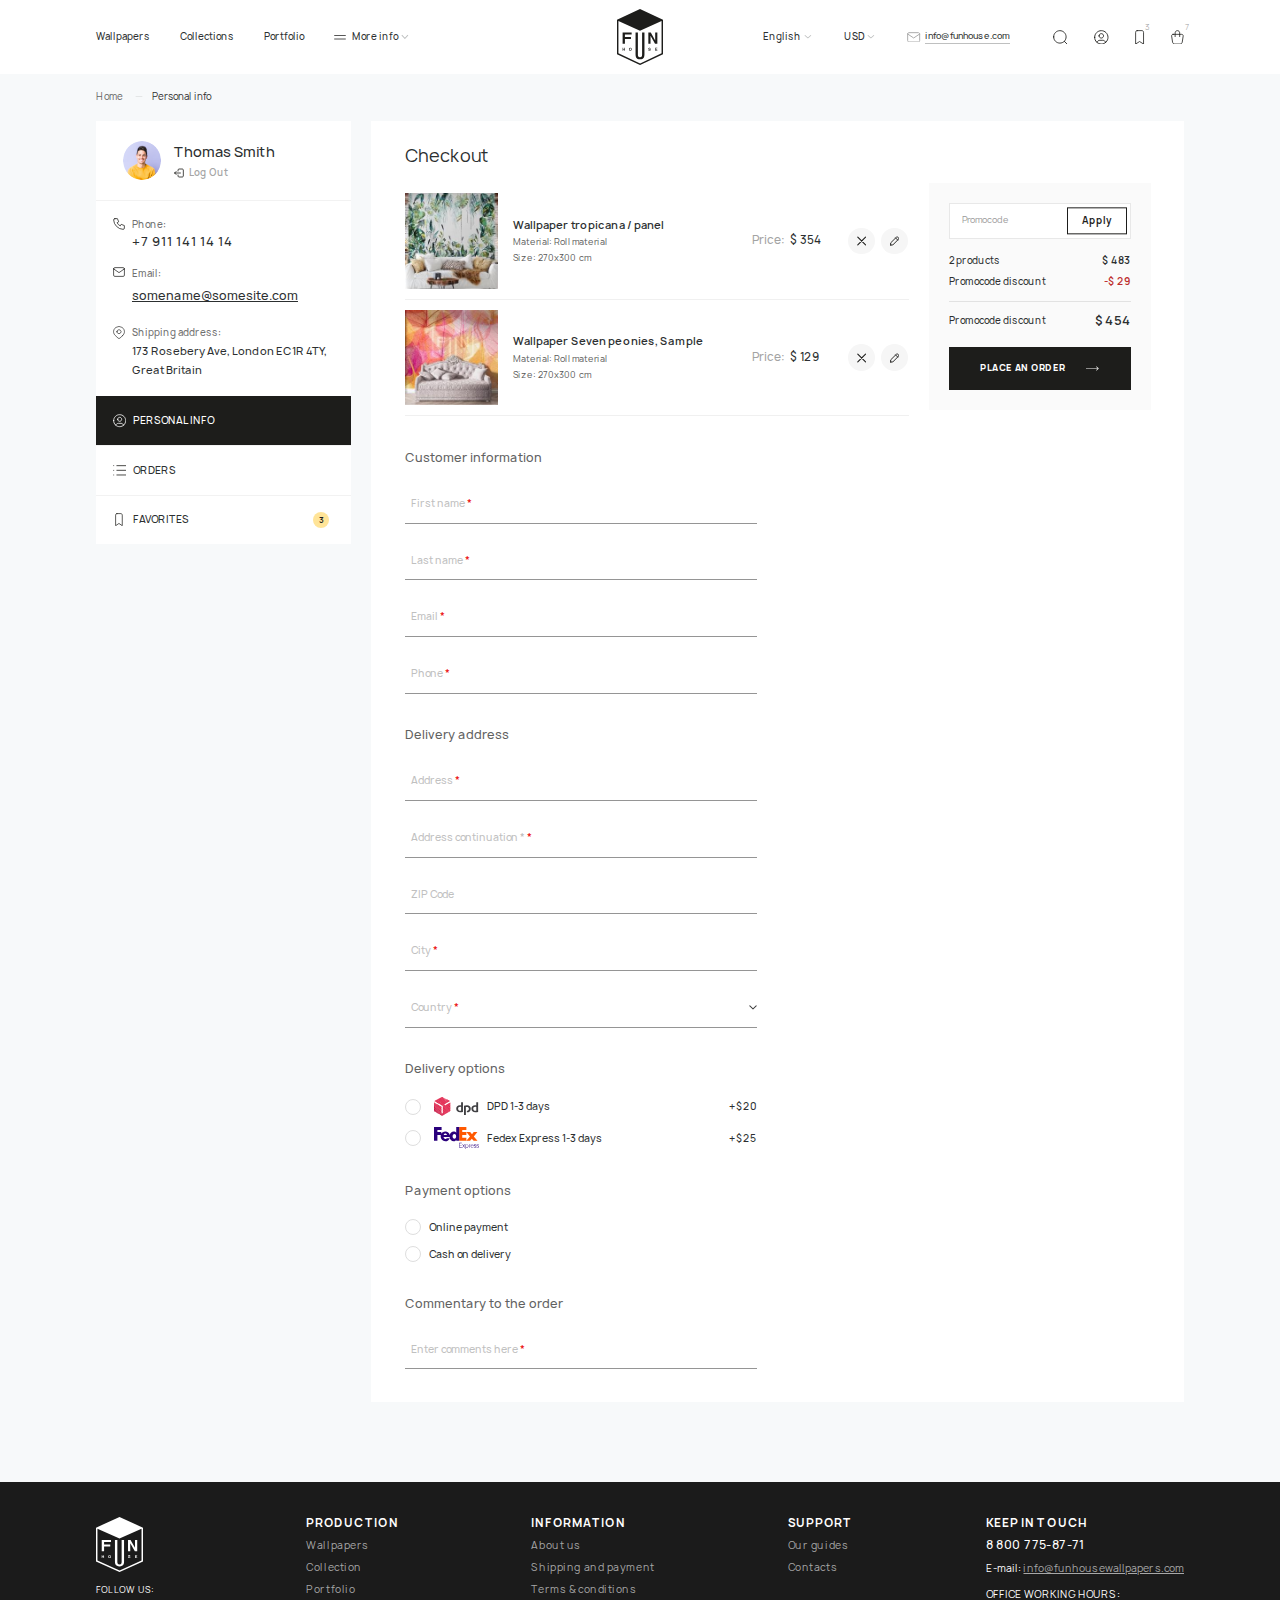
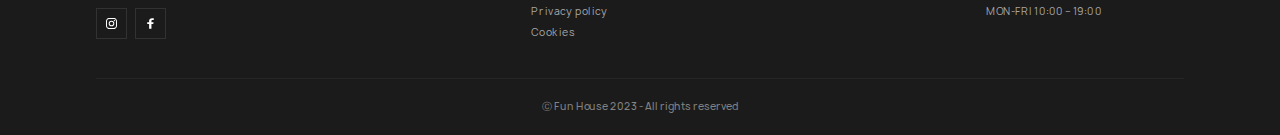
<file: checkout.html>
<!DOCTYPE html> <html lang="ru">

<head>
    <meta charset="UTF-8">
    <meta name="viewport" content="width=device-width, initial-scale=1.0">
    <meta name="description" content="Fun House">
    <meta name="keywords" content="">
    <link rel="stylesheet" href="css/libs.min.css">
    <link rel="stylesheet" href="css/style.min.css">
    <title>Fun House</title>
</head>


<body class="m-page">
    <div class="wrapper">
        <header class="header">
            <div class="container">
    <div class="header__inner">
        <div class="header__left">
            <button class="burger">
                <img src="img/burger.svg" alt="">
            </button>
        </div>
        <div class="header__center">
            <a href="" class="header__logo">
                <img src="img/logo2.svg" alt="">
            </a>
        </div>
        <div class="header__right">

            <div class="menu">
                <div class="menu__top">
                    <button class="menu__close">
                        <img src="img/close2.svg" alt="">
                    </button>
                    <div class="header-lang _nav-parent">
                        <div class="nav__show">
                            <span>English</span>
                            <i class="nav__icon">
                                <img src="img/arrow7.svg" alt="">
                            </i>
                        </div>
                        <div class="nav-dropdown">
                            <div class="nav-dropdown__items">
                                <a href="" class="nav-dropdown__item _active">
                                    <span>English</span>
                                </a>
                                <a href="" class="nav-dropdown__item">
                                    <span>Russian</span>
                                </a>
                                <a href="" class="nav-dropdown__item">
                                    <span>German</span>
                                </a>
                                <a href="" class="nav-dropdown__item">
                                    <span>Spanish</span>
                                </a>
                            </div>
                        </div>
                    </div>
                    <div class="header-currency _nav-parent">
                    <div class="nav__show">
                        <span>USD</span>
                        <i class="nav__icon">
                            <img src="img/arrow7.svg" alt="">
                        </i>
                    </div>
                    <div class="nav-dropdown">
                        <div class="nav-dropdown__items">
                            <a href="" class="nav-dropdown__item _active">
                                <span>USD</span>
                            </a>
                            <a href="" class="nav-dropdown__item">
                                <span>RUB</span>
                            </a>
                            <a href="" class="nav-dropdown__item">
                                <span>BTC</span>
                            </a>
                            <a href="" class="nav-dropdown__item">
                                <span>ETH</span>
                            </a>
                        </div>
                    </div>
                </div>
                </div>
                <a href="" class="header__mail">
                    <svg width="20" height="16" viewBox="0 0 20 16" fill="none" xmlns="http://www.w3.org/2000/svg">
                        <path d="M1 3C1 2.46957 1.21071 1.96086 1.58579 1.58579C1.96086 1.21071 2.46957 1 3 1H17C17.5304 1 18.0391 1.21071 18.4142 1.58579C18.7893 1.96086 19 2.46957 19 3M1 3V13C1 13.5304 1.21071 14.0391 1.58579 14.4142C1.96086 14.7893 2.46957 15 3 15H17C17.5304 15 18.0391 14.7893 18.4142 14.4142C18.7893 14.0391 19 13.5304 19 13V3M1 3L10 9L19 3" stroke="#ACACAC" stroke-width="1.5" stroke-linecap="round" stroke-linejoin="round"/>
                    </svg>
                    <span>info@funhouse.com</span>
                </a>
                <nav class="nav">
                    <a href="" class="nav__link"><span>Wallpapers</span></a>
                    <a href="" class="nav__link"><span>Collections</span></a>
                    <a href="" class="nav__link"><span>Portfolio</span></a>
                    <div class="nav__item _nav-parent">
                        <div class="nav__show">
                            <img class="nav__burger" src="img/burger.svg" alt="">
                            <span>More info</span>
                            <i class="nav__icon">
                                <img src="img/arrow7.svg" alt="">
                            </i>
                        </div>
                        <div class="nav-dropdown">
                            <div class="nav-dropdown__items">
                                <a href="" class="nav-dropdown__item">
                                    <span>Guides</span>
                                </a>
                                <a href="" class="nav-dropdown__item">
                                    <span>Shipping and payment</span>
                                </a>
                                <a href="" class="nav-dropdown__item">
                                    <span>About us</span>
                                </a>
                                <a href="" class="nav-dropdown__item">
                                    <span>Contacts</span>
                                </a>
                            </div>
                        </div>
                    </div>
                </nav>
                <div class="footer__social-items">
                    <a href="" class="footer__social-item">
                        <img src="img/ig3.svg" alt="">
                    </a>
                    <a href="" class="footer__social-item">
                        <img src="img/fb3.svg" alt="">
                    </a>
                </div>
            </div>
            <div class="header-action">
                <button class="header-action__btn _search-btn">
                    <svg width="22" height="22" viewBox="0 0 22 22" fill="none" xmlns="http://www.w3.org/2000/svg">
                        <path d="M21 21L17 17M1 10.3333C1 11.559 1.24141 12.7727 1.71046 13.905C2.1795 15.0374 2.86699 16.0663 3.73367 16.933C4.60035 17.7997 5.62925 18.4872 6.76162 18.9562C7.89399 19.4253 9.10766 19.6667 10.3333 19.6667C11.559 19.6667 12.7727 19.4253 13.905 18.9562C15.0374 18.4872 16.0663 17.7997 16.933 16.933C17.7997 16.0663 18.4872 15.0374 18.9562 13.905C19.4253 12.7727 19.6667 11.559 19.6667 10.3333C19.6667 9.10766 19.4253 7.89399 18.9562 6.76162C18.4872 5.62925 17.7997 4.60035 16.933 3.73367C16.0663 2.86699 15.0374 2.1795 13.905 1.71046C12.7727 1.24141 11.559 1 10.3333 1C9.10766 1 7.89399 1.24141 6.76162 1.71046C5.62925 2.1795 4.60035 2.86699 3.73367 3.73367C2.86699 4.60035 2.1795 5.62925 1.71046 6.76162C1.24141 7.89399 1 9.10766 1 10.3333Z" stroke="#1D1D1B" stroke-width="1.3" stroke-linecap="round" stroke-linejoin="round"/>
                    </svg>
                </button>
                <a href="" class="header-action__btn">
                    <svg width="22" height="22" viewBox="0 0 22 22" fill="none" xmlns="http://www.w3.org/2000/svg">
                        <path d="M4.52 18.61C4.79501 17.6947 5.35774 16.8924 6.12472 16.3222C6.89169 15.752 7.82205 15.4442 8.77778 15.4444H13.2222C14.1792 15.4441 15.1107 15.7527 15.8782 16.3242C16.6457 16.8957 17.2083 17.6998 17.4822 18.6167M1 11C1 12.3132 1.25866 13.6136 1.7612 14.8268C2.26375 16.0401 3.00035 17.1425 3.92893 18.0711C4.85752 18.9997 5.95991 19.7363 7.17317 20.2388C8.38642 20.7413 9.68678 21 11 21C12.3132 21 13.6136 20.7413 14.8268 20.2388C16.0401 19.7363 17.1425 18.9997 18.0711 18.0711C18.9997 17.1425 19.7363 16.0401 20.2388 14.8268C20.7413 13.6136 21 12.3132 21 11C21 9.68678 20.7413 8.38642 20.2388 7.17317C19.7363 5.95991 18.9997 4.85752 18.0711 3.92893C17.1425 3.00035 16.0401 2.26375 14.8268 1.7612C13.6136 1.25866 12.3132 1 11 1C9.68678 1 8.38642 1.25866 7.17317 1.7612C5.95991 2.26375 4.85752 3.00035 3.92893 3.92893C3.00035 4.85752 2.26375 5.95991 1.7612 7.17317C1.25866 8.38642 1 9.68678 1 11ZM7.66667 8.77778C7.66667 9.66183 8.01786 10.5097 8.64298 11.1348C9.2681 11.7599 10.1159 12.1111 11 12.1111C11.8841 12.1111 12.7319 11.7599 13.357 11.1348C13.9821 10.5097 14.3333 9.66183 14.3333 8.77778C14.3333 7.89372 13.9821 7.04588 13.357 6.42076C12.7319 5.79563 11.8841 5.44444 11 5.44444C10.1159 5.44444 9.2681 5.79563 8.64298 6.42076C8.01786 7.04588 7.66667 7.89372 7.66667 8.77778Z" stroke="#1D1D1B" stroke-width="1.3" stroke-linecap="round" stroke-linejoin="round"/>
                    </svg>
                </a>
                <a href="" class="header-action__btn">
                    <svg width="15" height="24" viewBox="0 0 15 24" fill="none" xmlns="http://www.w3.org/2000/svg">
                        <path d="M3.6 1H11.4C12.0896 1 12.7509 1.28973 13.2385 1.80546C13.7261 2.32118 14 3.02065 14 3.75V23L7.5 18.875L1 23V3.75C1 3.02065 1.27393 2.32118 1.76152 1.80546C2.24912 1.28973 2.91044 1 3.6 1Z" stroke="#1D1D1B" stroke-width="1.3" stroke-linecap="round" stroke-linejoin="round"/>
                    </svg>
                    <span class="header-action__btn-num">
                        <span>3</span>
                    </span>
                </a>
                <a href="" class="header-action__btn">
                    <svg width="21" height="24" viewBox="0 0 21 24" fill="none" xmlns="http://www.w3.org/2000/svg">
                        <path d="M6.78348 10.7778V4.66667C6.78348 3.69421 7.17497 2.76158 7.87184 2.07394C8.56871 1.38631 9.51386 1 10.4994 1C11.4849 1 12.4301 1.38631 13.1269 2.07394C13.8238 2.76158 14.2153 3.69421 14.2153 4.66667V10.7778M3.47756 7.11111H17.5224C17.8796 7.11107 18.2326 7.18724 18.5571 7.33441C18.8817 7.48158 19.1702 7.69626 19.4028 7.96374C19.6353 8.23121 19.8066 8.54516 19.9047 8.88405C20.0028 9.22294 20.0255 9.57876 19.9712 9.92711L18.4167 19.8907C18.2818 20.7565 17.8371 21.5461 17.1632 22.1165C16.4893 22.6868 15.6308 23.0003 14.7429 23H6.25582C5.36821 23 4.50994 22.6864 3.83631 22.1161C3.16268 21.5458 2.71819 20.7563 2.58327 19.8907L1.02878 9.92711C0.974493 9.57876 0.997185 9.22294 1.09531 8.88405C1.19343 8.54516 1.36465 8.23121 1.59725 7.96374C1.82985 7.69626 2.11831 7.48158 2.44286 7.33441C2.76742 7.18724 3.12038 7.11107 3.47756 7.11111Z" stroke="#1D1D1B" stroke-width="1.3" stroke-linecap="round" stroke-linejoin="round"/>
                    </svg>
                    <span class="header-action__btn-num">
                        <span>7</span>
                    </span>
                </a>
            </div>
        </div>
    </div>
</div>


<div class="search">
    <div class="search__top">
        <div class="search__field">
            <input type="text" placeholder="Product catalog search">
        </div>
        <button class="search__close _close-search">
            <img src="img/close3.svg" alt="">
        </button>
    </div>
    <div class="search__content">
        <div class="container">
            <div class="search__has-result">
                <div class="text47">3 results</div>
                <div class="search__items">
                <div class="product-card">

    <div class="product-card__slider">
        <div class="swiper-container">
            <div class="swiper-wrapper">
                <div class="swiper-slide">
                    <div class="product-card__img">
                        <img src="img/product.webp" alt="">
                    </div>
                </div>
                <div class="swiper-slide">
                    <div class="product-card__img">
                        <img src="img/product4.webp" alt="">
                    </div>
                </div>
                <div class="swiper-slide">
                    <div class="product-card__img">
                        <img src="img/product2.webp" alt="">
                    </div>
                </div>
                <div class="swiper-slide">
                    <div class="product-card__img">
                        <img src="img/product3.webp" alt="">
                    </div>
                </div>
            </div>
        </div>
        <div class="swiper-pagination"></div>
    </div>
    <div class="product-card__content">
        <a href="" class="product-card__title text21">Wallpaper tropicana / panel</a>
        <div class="product-card__info">
            <div class="product-card__price">$ 44</div>
            <div class="product-card__measure">/ m2</div>
        </div>
    </div>
    <button class="favourite-btn ">
        <img class="_view1" src="img/favourite.svg" alt="">
        <img class="_view2" src="img/favourite2.svg" alt="">
    </button>
</div>

                <div class="product-card">

    <div class="product-card__slider">
        <div class="swiper-container">
            <div class="swiper-wrapper">
                <div class="swiper-slide">
                    <div class="product-card__img">
                        <img src="img/product2.webp" alt="">
                    </div>
                </div>
                <div class="swiper-slide">
                    <div class="product-card__img">
                        <img src="img/product4.webp" alt="">
                    </div>
                </div>
                <div class="swiper-slide">
                    <div class="product-card__img">
                        <img src="img/product2.webp" alt="">
                    </div>
                </div>
                <div class="swiper-slide">
                    <div class="product-card__img">
                        <img src="img/product3.webp" alt="">
                    </div>
                </div>
            </div>
        </div>
        <div class="swiper-pagination"></div>
    </div>
    <div class="product-card__content">
        <a href="" class="product-card__title text21">Wallpaper Seven peonies / panel</a>
        <div class="product-card__info">
            <div class="product-card__price">$ 44</div>
            <div class="product-card__measure">/ m2</div>
        </div>
    </div>
    <button class="favourite-btn ">
        <img class="_view1" src="img/favourite.svg" alt="">
        <img class="_view2" src="img/favourite2.svg" alt="">
    </button>
</div>

                <div class="product-card">

    <div class="product-card__slider">
        <div class="swiper-container">
            <div class="swiper-wrapper">
                <div class="swiper-slide">
                    <div class="product-card__img">
                        <img src="img/product3.webp" alt="">
                    </div>
                </div>
                <div class="swiper-slide">
                    <div class="product-card__img">
                        <img src="img/product4.webp" alt="">
                    </div>
                </div>
                <div class="swiper-slide">
                    <div class="product-card__img">
                        <img src="img/product2.webp" alt="">
                    </div>
                </div>
                <div class="swiper-slide">
                    <div class="product-card__img">
                        <img src="img/product3.webp" alt="">
                    </div>
                </div>
            </div>
        </div>
        <div class="swiper-pagination"></div>
    </div>
    <div class="product-card__content">
        <a href="" class="product-card__title text21">Wallpaper Five peonies / panel</a>
        <div class="product-card__info">
            <div class="product-card__price">$ 44</div>
            <div class="product-card__measure">/ m2</div>
        </div>
    </div>
    <button class="favourite-btn ">
        <img class="_view1" src="img/favourite.svg" alt="">
        <img class="_view2" src="img/favourite2.svg" alt="">
    </button>
</div>

            </div>
            </div>

<!--            Показать,если поиск будет пустым-->
            <div class="search__empty" style="display: none;">
                <div class="text21">No results found</div>
            </div>
        </div>
    </div>
</div>
<div class="search__bg _close-search"></div>

        </header>
        <main class="content">

            <section class="profile inner-page">
                <div class="container">
                    <div class="breadcrumbs">
                        <a href="" class="breadcrumbs__item">Home</a>
                        <span class="breadcrumbs__item">Personal info</span>
                    </div>

                    <div class="profile__inner">
                        <div class="profile__col">
                            <div class="mob-user">
    <div class="user ">
    <div class="user__img">
        <img src="img/user.png" alt="">
    </div>
    <div class="user__content">
        <div class="text21">Thomas Smith</div>
        <button class="user__logout">
            <img src="img/logout.svg" alt="">
            <span>Log Out</span>
        </button>
    </div>
    
    <button class="user__btn">
        <img src="img/arrow6.svg" alt="">
    </button>
    
</div>

</div>

<div class="profile-sidebar">
    <div class="user ">
    <div class="user__img">
        <img src="img/user.png" alt="">
    </div>
    <div class="user__content">
        <div class="text21">Thomas Smith</div>
        <button class="user__logout">
            <img src="img/logout.svg" alt="">
            <span>Log Out</span>
        </button>
    </div>
    
</div>


    <button class="profile-sidebar__close">
        <img src="img/close2.svg" alt="">
    </button>

    <div class="contacts">
        <div class="contacts__item">
            <div class="contacts__icon">
                <img src="img/phone.svg" alt="">
            </div>
            <div class="contacts__content">
                <div class="contacts__title">Phone: </div>
                <div class="contacts__phone">
                    <a href="tel:+79111411414">
                        +7 911 141 14 14
                    </a>
                </div>
            </div>
        </div>
        <div class="contacts__item">
            <div class="contacts__icon">
                <img src="img/email.svg" alt="">
            </div>
            <div class="contacts__content">
                <div class="contacts__title">Email: </div>
                <div class="contacts__desc text18">
                    <a class="contacts__mail" href="mailto:somename@somesite.com">
                        somename@somesite.com
                    </a>
                </div>
            </div>
        </div>
        <div class="contacts__item">
            <div class="contacts__icon">
                <img src="img/mark.svg" alt="">
            </div>
            <div class="contacts__content">
                <div class="contacts__title">Shipping address:</div>
                <div class="contacts__address">
                    173 Rosebery Ave, London EC1R 4TY, Great Britain
                </div>
            </div>
        </div>
    </div>

    <div class="profile-sidebar__links">
        <a href="" class="profile-link _active">
            <span class="profile-link__icon">
                <svg width="20" height="20" viewBox="0 0 20 20" fill="none" xmlns="http://www.w3.org/2000/svg">
                    <path d="M4.168 16.849C4.41551 16.0252 4.92197 15.3032 5.61225 14.79C6.30252 14.2768 7.13985 13.9997 8 14H12C12.8613 13.9997 13.6996 14.2774 14.3904 14.7918C15.0812 15.3062 15.5875 16.0298 15.834 16.855M1 10C1 11.1819 1.23279 12.3522 1.68508 13.4442C2.13738 14.5361 2.80031 15.5282 3.63604 16.364C4.47177 17.1997 5.46392 17.8626 6.55585 18.3149C7.64778 18.7672 8.8181 19 10 19C11.1819 19 12.3522 18.7672 13.4442 18.3149C14.5361 17.8626 15.5282 17.1997 16.364 16.364C17.1997 15.5282 17.8626 14.5361 18.3149 13.4442C18.7672 12.3522 19 11.1819 19 10C19 8.8181 18.7672 7.64778 18.3149 6.55585C17.8626 5.46392 17.1997 4.47177 16.364 3.63604C15.5282 2.80031 14.5361 2.13738 13.4442 1.68508C12.3522 1.23279 11.1819 1 10 1C8.8181 1 7.64778 1.23279 6.55585 1.68508C5.46392 2.13738 4.47177 2.80031 3.63604 3.63604C2.80031 4.47177 2.13738 5.46392 1.68508 6.55585C1.23279 7.64778 1 8.8181 1 10ZM7 8C7 8.79565 7.31607 9.55871 7.87868 10.1213C8.44129 10.6839 9.20435 11 10 11C10.7956 11 11.5587 10.6839 12.1213 10.1213C12.6839 9.55871 13 8.79565 13 8C13 7.20435 12.6839 6.44129 12.1213 5.87868C11.5587 5.31607 10.7956 5 10 5C9.20435 5 8.44129 5.31607 7.87868 5.87868C7.31607 6.44129 7 7.20435 7 8Z" stroke="#1D1D1B" stroke-width="1.2" stroke-linecap="round" stroke-linejoin="round"/>
                </svg>
            </span>
            <span class="text15">PERSONAL INFO</span>
        </a>
        <a href="" class="profile-link">
            <span class="profile-link__icon">
                <svg width="20" height="16" viewBox="0 0 20 16" fill="none" xmlns="http://www.w3.org/2000/svg">
                    <path d="M5.8 1H19M5.8 7.99417H19M5.8 14.9883H19M1 1V1.01166M1 7.99417V8.00583M1 14.9883V15" stroke="#1D1D1B" stroke-width="1.2" stroke-linecap="round" stroke-linejoin="round"/>
                </svg>
            </span>
            <span class="text15">ORDERS</span>
        </a>
        <a href="" class="profile-link">
            <span class="profile-link__icon">
                <svg width="13" height="22" viewBox="0 0 13 22" fill="none" xmlns="http://www.w3.org/2000/svg">
                    <path d="M3.2 1H9.8C10.3835 1 10.9431 1.26339 11.3556 1.73223C11.7682 2.20107 12 2.83696 12 3.5V21L6.5 17.25L1 21V3.5C1 2.83696 1.23178 2.20107 1.64436 1.73223C2.05695 1.26339 2.61652 1 3.2 1Z" stroke="#1D1D1B" stroke-width="1.2" stroke-linecap="round" stroke-linejoin="round"/>
                </svg>
            </span>
            <span class="text15">FAVORITES</span>
            <span class="profile-link__num">3</span>
        </a>
    </div>
</div>

                        </div>
                        <div class="profile__col">
                            <div class="orders">
                                <h1 class="profile__title">Checkout</h1>
                                <div class="checkout">
                                    <div class="checkout__content">
                                        <div class="draft-orders">
                                            <div class="order-card">
    <div class="order-info">
    <div class="order-info__img">
        <img src="img/order.jpg" alt="">
    </div>
    <div class="order-info__content">
        <div class="order-info__title">Wallpaper tropicana / panel</div>
        <div class="order-info__desc">Material: Roll material</div>
        <div class="order-info__size">Size: 270x300 cm</div>
    </div>
</div>


    <div class="order-card__price">
        <div class="order-card__price-title">Price:</div>
        <div class="order-card__price-desc">$ 354</div>
    </div>

    <div class="order-card__action">
        <button class="order-card__btn m-btn m-btn-gray">
            <svg width="12" height="13" viewBox="0 0 12 13" fill="none" xmlns="http://www.w3.org/2000/svg">
                <path d="M11 1.5L1 11.5M1 1.5L11 11.5" stroke="#1D1D1B" stroke-width="1.4" stroke-linecap="round" stroke-linejoin="round"/>
            </svg>
        </button>
        <button class="order-card__btn m-btn m-btn-gray">
            <svg width="14" height="15" viewBox="0 0 14 15" fill="none" xmlns="http://www.w3.org/2000/svg">
                <path d="M8.43716 2.9314L11.5686 6.06284M1 13.5H4.13144L12.3515 5.27998C12.7667 4.86472 13 4.30152 13 3.71426C13 3.127 12.7667 2.5638 12.3515 2.14854C11.9362 1.73329 11.373 1.5 10.7857 1.5C10.1985 1.5 9.63528 1.73329 9.22002 2.14854L1 10.3686V13.5Z" stroke="#1D1D1B" stroke-width="1.4" stroke-linecap="round" stroke-linejoin="round"/>
            </svg>
        </button>
    </div>
</div>

                                            <div class="order-card">
    <div class="order-info">
    <div class="order-info__img">
        <img src="img/order2.jpg" alt="">
    </div>
    <div class="order-info__content">
        <div class="order-info__title">Wallpaper Seven peonies, Sample</div>
        <div class="order-info__desc">Material: Roll material</div>
        <div class="order-info__size">Size: 270x300 cm</div>
    </div>
</div>


    <div class="order-card__price">
        <div class="order-card__price-title">Price:</div>
        <div class="order-card__price-desc">$ 129</div>
    </div>

    <div class="order-card__action">
        <button class="order-card__btn m-btn m-btn-gray">
            <svg width="12" height="13" viewBox="0 0 12 13" fill="none" xmlns="http://www.w3.org/2000/svg">
                <path d="M11 1.5L1 11.5M1 1.5L11 11.5" stroke="#1D1D1B" stroke-width="1.4" stroke-linecap="round" stroke-linejoin="round"/>
            </svg>
        </button>
        <button class="order-card__btn m-btn m-btn-gray">
            <svg width="14" height="15" viewBox="0 0 14 15" fill="none" xmlns="http://www.w3.org/2000/svg">
                <path d="M8.43716 2.9314L11.5686 6.06284M1 13.5H4.13144L12.3515 5.27998C12.7667 4.86472 13 4.30152 13 3.71426C13 3.127 12.7667 2.5638 12.3515 2.14854C11.9362 1.73329 11.373 1.5 10.7857 1.5C10.1985 1.5 9.63528 1.73329 9.22002 2.14854L1 10.3686V13.5Z" stroke="#1D1D1B" stroke-width="1.4" stroke-linecap="round" stroke-linejoin="round"/>
            </svg>
        </button>
    </div>
</div>

                                        </div>
                                        <form class="checkout-form">
                                            <div class="checkout-group">
                                                <div class="personal-info__title">Customer information</div>
                                                <div class="personal-info__fields">
                                                    <div class="fg _required">
                                                        <input type="text">
                                                        <label><span>First name</span></label>
                                                    </div>
                                                    <div class="fg _required">
                                                        <input type="text">
                                                        <label><span>Last name</span></label>
                                                    </div>
                                                    <div class="fg _required">
                                                        <input type="email">
                                                        <label><span>Email</span></label>
                                                    </div>
                                                    <div class="fg _required">
                                                        <input type="tel">
                                                        <label><span>Phone</span></label>
                                                    </div>
                                                </div>
                                            </div>
                                            <div class="checkout-group">
                                                <div class="personal-info__title">
                                                    Delivery address
                                                </div>
                                                <div class="personal-info__fields">
                                                    <div class="fg _required">
                                                        <input type="text">
                                                        <label><span>Address</span></label>
                                                    </div>
                                                    <div class="fg _required">
                                                        <input type="text">
                                                        <label><span>Address continuation *</span></label>
                                                    </div>
                                                    <div class="fg">
                                                        <input type="text">
                                                        <label><span>ZIP Code</span></label>
                                                    </div>
                                                    <div class="fg _required">
                                                        <input type="text">
                                                        <label><span>City</span></label>
                                                    </div>
                                                    <div class="fg _required">
                                                        <select>
                                                            <option></option>
                                                            <option>Romania</option>
                                                            <option>Russia</option>
                                                        </select>
                                                        <label><span>Country</span></label>
                                                    </div>
                                                </div>
                                            </div>
                                            <div class="checkout-group">
                                                <div class="personal-info__title">
                                                    Delivery options
                                                </div>
                                                <div class="checkout-group__radios">
                                                    <div class="delivery-item">
                                                        <div class="m-radio">
                                                            <input type="radio" name="delivery">
                                                            <label></label>
                                                        </div>
                                                        <div class="delivery-item__img">
                                                            <img src="img/delivery.svg" alt="">
                                                        </div>
                                                        <div class="delivery-item__title text15">DPD 1-3 days</div>
                                                        <div class="delivery-item__price text15">+$20</div>
                                                    </div>
                                                    <div class="delivery-item">
                                                        <div class="m-radio">
                                                            <input type="radio" name="delivery">
                                                            <label></label>
                                                        </div>
                                                        <div class="delivery-item__img">
                                                            <img src="img/delivery2.svg" alt="">
                                                        </div>
                                                        <div class="delivery-item__title text15">Fedex Express 1-3 days</div>
                                                        <div class="delivery-item__price text15">+$25</div>
                                                    </div>
                                                </div>
                                            </div>
                                            <div class="checkout-group">
                                                <div class="personal-info__title">
                                                    Payment options
                                                </div>
                                                <div class="checkout-group__radios">
                                                    <div class="m-radio">
                                                        <input type="radio" name="payment">
                                                        <label><span>Online payment</span></label>
                                                    </div>
                                                    <div class="m-radio">
                                                        <input type="radio" name="payment">
                                                        <label><span>Cash on delivery</span></label>
                                                    </div>
                                                </div>
                                            </div>
                                            <div class="checkout-group">
                                                <div class="personal-info__title">
                                                    Commentary to the order
                                                </div>
                                                <div class="personal-info__fields">
                                                    <div class="fg _required">
                                                        <input type="text">
                                                        <label><span>Enter comments here</span></label>
                                                    </div>
                                                </div>
                                            </div>
                                        </form>
                                    </div>
                                    <div class="checkout__sidebar">
                                        <div class="checkout-sum">
                                            <div class="checkout-sum__field">
                                                <input type="text" placeholder="Promocode">
                                                <button class="checkout-sum__field-btn m-btn m-btn-black-outline">
                                                    <span>Apply</span>
                                                </button>
                                            </div>
                                            <div class="checkout-sum__items">
                                                <div class="checkout-sum__item">
                                                    <div class="checkout-sum__title">2 products</div>
                                                    <div class="checkout-sum__desc">$ 483</div>
                                                </div>
                                                <div class="checkout-sum__item">
                                                    <div class="checkout-sum__title">Promocode discount</div>
                                                    <div class="checkout-sum__desc _red">-$ 29</div>
                                                </div>
                                            </div>
                                            <div class="checkout-sum__item">
                                                <div class="checkout-sum__title">Promocode discount</div>
                                                <div class="checkout-sum__desc _big">$ 454</div>
                                            </div>
                                            <a href="" class="checkout-sum__btn m-btn m-btn-black">
                                                <span>place an order</span>
                                                <img src="img/arrow.svg" alt="">
                                            </a>
                                        </div>
                                    </div>
                                </div>
                            </div>
                        </div>
                    </div>
                </div>
            </section>

        </main>
        <footer class="footer">
            <div class="container">
    <div class="footer__inner">
        <div class="footer__col">
            <a href="" class="footer__logo">
                <img src="img/logo.svg" alt="">
            </a>
            <div class="footer__social">
                <div class="footer__social-title">FOLLOW US:</div>
                <div class="footer__social-items">
                    <a href="" class="footer__social-item">
                        <img src="img/ig.svg" alt="">
                    </a>
                    <a href="" class="footer__social-item">
                        <img src="img/fb.svg" alt="">
                    </a>
                </div>
            </div>
        </div>
        <div class="footer__col">
            <div class="footer__title">
                PRODUCTION
            </div>
            <div class="footer__links">
                <a href="" class="footer__link">Wallpapers</a>
                <a href="" class="footer__link">Collection</a>
                <a href="" class="footer__link">Portfolio</a>
            </div>
        </div>
        <div class="footer__col">
            <div class="footer__title">
                INFORMATION
            </div>
            <div class="footer__links">
                <a href="" class="footer__link">About us</a>
                <a href="" class="footer__link">Shipping and payment</a>
                <a href="" class="footer__link">Terms & conditions</a>
                <a href="" class="footer__link">Privacy policy</a>
                <a href="" class="footer__link">Cookies</a>
            </div>
        </div>
        <div class="footer__col">
            <div class="footer__title">
                SUPPORT
            </div>
            <div class="footer__links">
                <a href="" class="footer__link">Our guides</a>
                <a href="" class="footer__link">Contacts</a>
            </div>
        </div>
        <div class="footer__col">
            <div class="footer__title">
                keep in touch
            </div>
            <div class="footer-contacts">
                <div class="footer-contacts__phone">
                    <a href="tel:88007758771">8 800 775-87-71</a>
                </div>
                <div class="footer-contacts__email">
                    <span>E-mail:</span>
                    <a href="mailto:info@funhousewallpapers.com">info@funhousewallpapers.com</a>
                </div>
                <div class="footer-contacts__time">
                    <span>OFFICE WORKING HOURS:</span>
                    <span class="gray-text">MON-FRI 10:00 – 19:00</span>
                </div>
            </div>
        </div>
    </div>
    <div class="footer__bottom">
        <div class="footer__c">Ⓒ Fun House 2023 - All rights reserved</div>
    </div>
</div>

        </footer>
    </div>


    <div class="cart-alert">
    <div class="cart-alert__img">
        <img src="img/product.webp" alt="">
    </div>
    <div class="cart-alert__content">
        <div class="cart-alert__info">
            <div class="text17 bold-text">
                Added to cart
            </div>
            <div class="cart-alert__title text17">
                Wallpaper tropicana / panel
            </div>
        </div>
        <div class="cart-alert__nav">
            <a href="" class="m-btn m-btn-gray-outline">
                <span>Go to cart</span>
                <img src="img/arrow2.svg" alt="">
            </a>
        </div>
    </div>
    <button class="cart-alert__close">
        <img src="img/close.svg" alt="">
    </button>
</div>


    <script src="js/libs.min.js"></script>
<script src="js/main.min.js"></script>

</body>

</html>
</file>
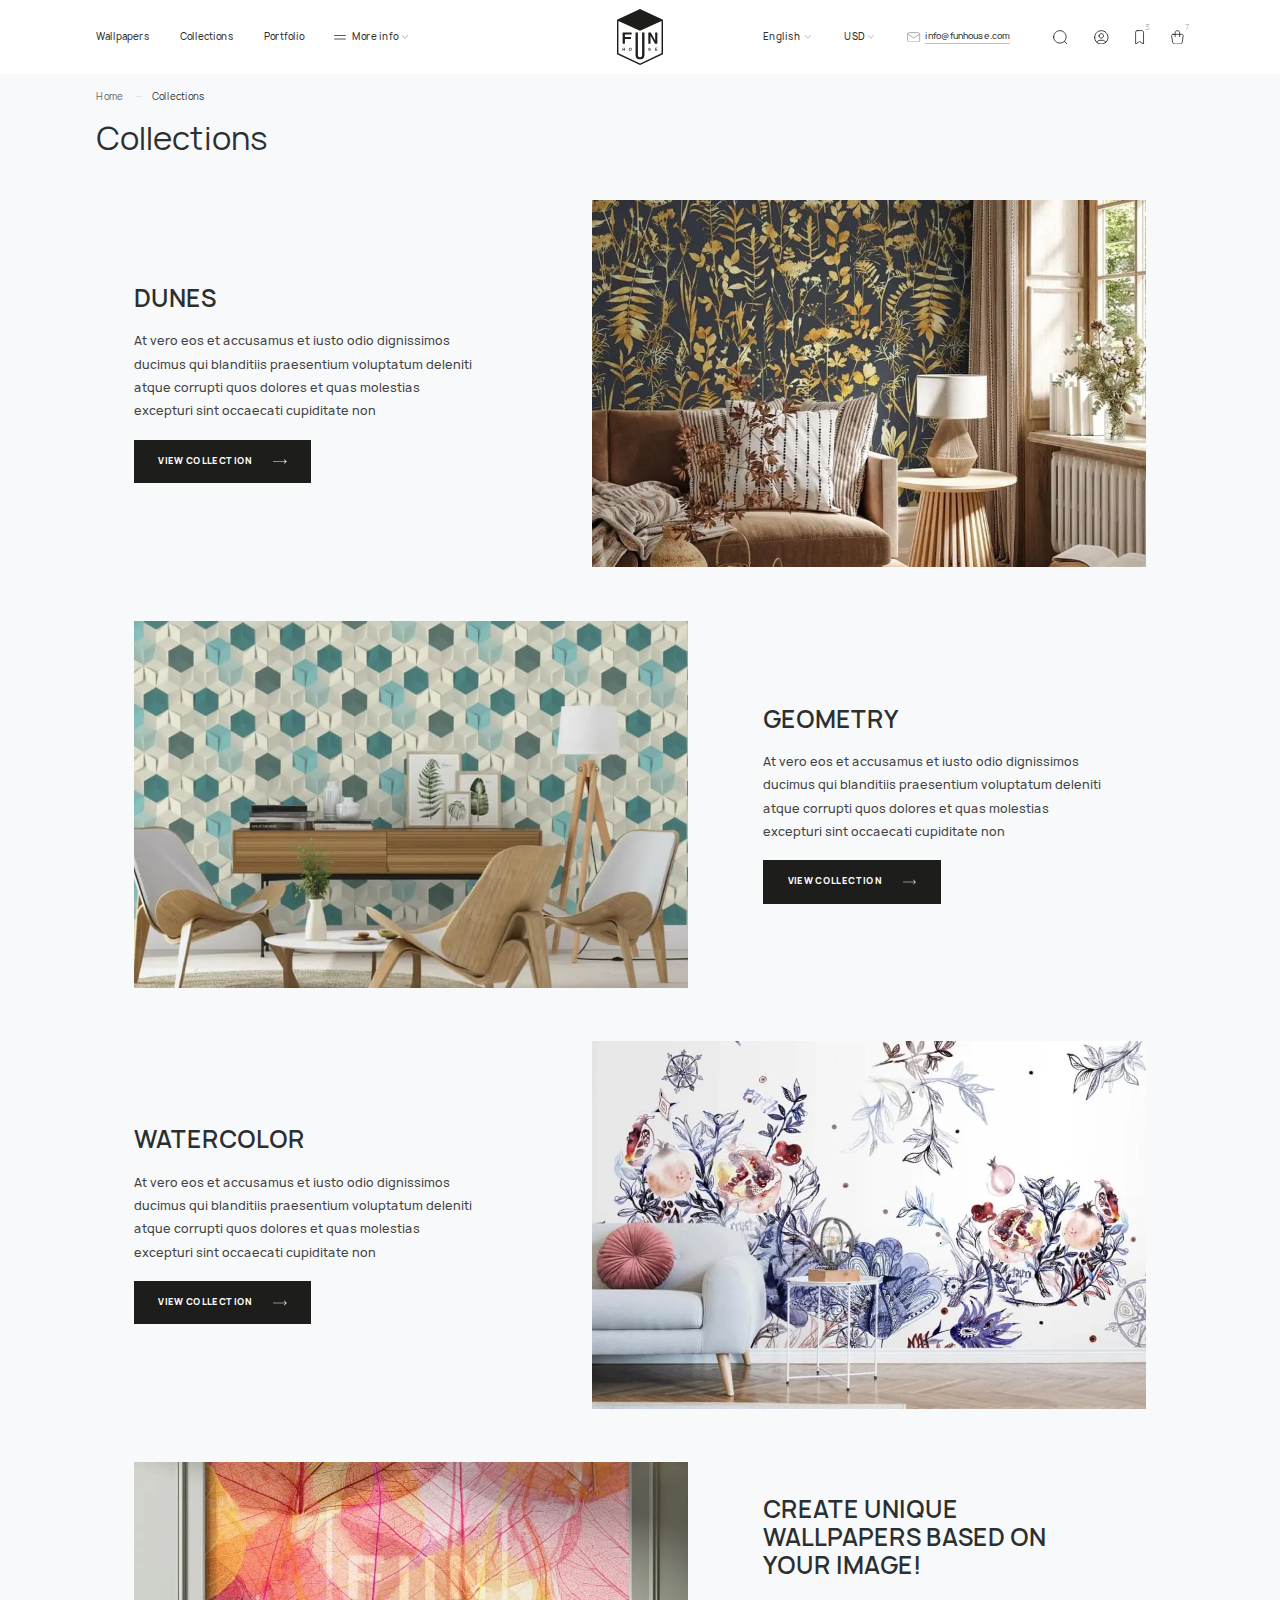
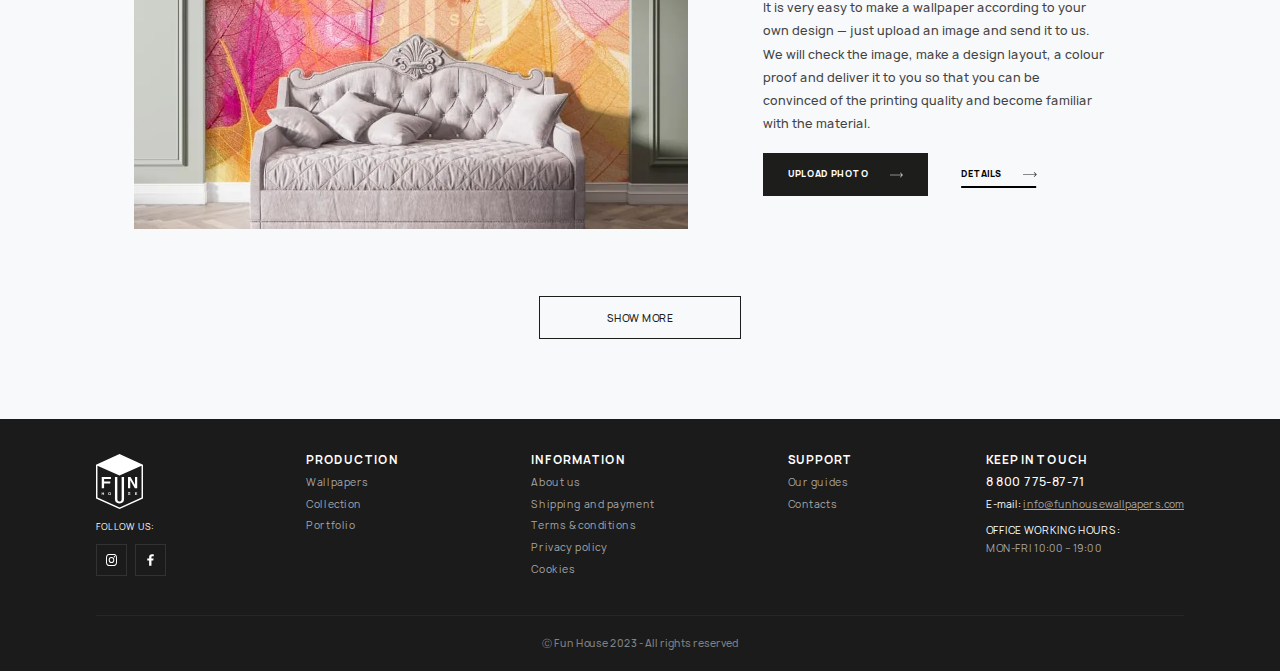
<file: collections.html>
<!DOCTYPE html> <html lang="ru">

<head>
    <meta charset="UTF-8">
    <meta name="viewport" content="width=device-width, initial-scale=1.0">
    <meta name="description" content="Fun House">
    <meta name="keywords" content="">
    <link rel="stylesheet" href="css/libs.min.css">
    <link rel="stylesheet" href="css/style.min.css">
    <title>Fun House</title>
</head>


<body class="m-page">
    <div class="wrapper">
        <header class="header">
            <div class="container">
    <div class="header__inner">
        <div class="header__left">
            <button class="burger">
                <img src="img/burger.svg" alt="">
            </button>
        </div>
        <div class="header__center">
            <a href="" class="header__logo">
                <img src="img/logo2.svg" alt="">
            </a>
        </div>
        <div class="header__right">

            <div class="menu">
                <div class="menu__top">
                    <button class="menu__close">
                        <img src="img/close2.svg" alt="">
                    </button>
                    <div class="header-lang _nav-parent">
                        <div class="nav__show">
                            <span>English</span>
                            <i class="nav__icon">
                                <img src="img/arrow7.svg" alt="">
                            </i>
                        </div>
                        <div class="nav-dropdown">
                            <div class="nav-dropdown__items">
                                <a href="" class="nav-dropdown__item _active">
                                    <span>English</span>
                                </a>
                                <a href="" class="nav-dropdown__item">
                                    <span>Russian</span>
                                </a>
                                <a href="" class="nav-dropdown__item">
                                    <span>German</span>
                                </a>
                                <a href="" class="nav-dropdown__item">
                                    <span>Spanish</span>
                                </a>
                            </div>
                        </div>
                    </div>
                    <div class="header-currency _nav-parent">
                    <div class="nav__show">
                        <span>USD</span>
                        <i class="nav__icon">
                            <img src="img/arrow7.svg" alt="">
                        </i>
                    </div>
                    <div class="nav-dropdown">
                        <div class="nav-dropdown__items">
                            <a href="" class="nav-dropdown__item _active">
                                <span>USD</span>
                            </a>
                            <a href="" class="nav-dropdown__item">
                                <span>RUB</span>
                            </a>
                            <a href="" class="nav-dropdown__item">
                                <span>BTC</span>
                            </a>
                            <a href="" class="nav-dropdown__item">
                                <span>ETH</span>
                            </a>
                        </div>
                    </div>
                </div>
                </div>
                <a href="" class="header__mail">
                    <svg width="20" height="16" viewBox="0 0 20 16" fill="none" xmlns="http://www.w3.org/2000/svg">
                        <path d="M1 3C1 2.46957 1.21071 1.96086 1.58579 1.58579C1.96086 1.21071 2.46957 1 3 1H17C17.5304 1 18.0391 1.21071 18.4142 1.58579C18.7893 1.96086 19 2.46957 19 3M1 3V13C1 13.5304 1.21071 14.0391 1.58579 14.4142C1.96086 14.7893 2.46957 15 3 15H17C17.5304 15 18.0391 14.7893 18.4142 14.4142C18.7893 14.0391 19 13.5304 19 13V3M1 3L10 9L19 3" stroke="#ACACAC" stroke-width="1.5" stroke-linecap="round" stroke-linejoin="round"/>
                    </svg>
                    <span>info@funhouse.com</span>
                </a>
                <nav class="nav">
                    <a href="" class="nav__link"><span>Wallpapers</span></a>
                    <a href="" class="nav__link"><span>Collections</span></a>
                    <a href="" class="nav__link"><span>Portfolio</span></a>
                    <div class="nav__item _nav-parent">
                        <div class="nav__show">
                            <img class="nav__burger" src="img/burger.svg" alt="">
                            <span>More info</span>
                            <i class="nav__icon">
                                <img src="img/arrow7.svg" alt="">
                            </i>
                        </div>
                        <div class="nav-dropdown">
                            <div class="nav-dropdown__items">
                                <a href="" class="nav-dropdown__item">
                                    <span>Guides</span>
                                </a>
                                <a href="" class="nav-dropdown__item">
                                    <span>Shipping and payment</span>
                                </a>
                                <a href="" class="nav-dropdown__item">
                                    <span>About us</span>
                                </a>
                                <a href="" class="nav-dropdown__item">
                                    <span>Contacts</span>
                                </a>
                            </div>
                        </div>
                    </div>
                </nav>
                <div class="footer__social-items">
                    <a href="" class="footer__social-item">
                        <img src="img/ig3.svg" alt="">
                    </a>
                    <a href="" class="footer__social-item">
                        <img src="img/fb3.svg" alt="">
                    </a>
                </div>
            </div>
            <div class="header-action">
                <button class="header-action__btn _search-btn">
                    <svg width="22" height="22" viewBox="0 0 22 22" fill="none" xmlns="http://www.w3.org/2000/svg">
                        <path d="M21 21L17 17M1 10.3333C1 11.559 1.24141 12.7727 1.71046 13.905C2.1795 15.0374 2.86699 16.0663 3.73367 16.933C4.60035 17.7997 5.62925 18.4872 6.76162 18.9562C7.89399 19.4253 9.10766 19.6667 10.3333 19.6667C11.559 19.6667 12.7727 19.4253 13.905 18.9562C15.0374 18.4872 16.0663 17.7997 16.933 16.933C17.7997 16.0663 18.4872 15.0374 18.9562 13.905C19.4253 12.7727 19.6667 11.559 19.6667 10.3333C19.6667 9.10766 19.4253 7.89399 18.9562 6.76162C18.4872 5.62925 17.7997 4.60035 16.933 3.73367C16.0663 2.86699 15.0374 2.1795 13.905 1.71046C12.7727 1.24141 11.559 1 10.3333 1C9.10766 1 7.89399 1.24141 6.76162 1.71046C5.62925 2.1795 4.60035 2.86699 3.73367 3.73367C2.86699 4.60035 2.1795 5.62925 1.71046 6.76162C1.24141 7.89399 1 9.10766 1 10.3333Z" stroke="#1D1D1B" stroke-width="1.3" stroke-linecap="round" stroke-linejoin="round"/>
                    </svg>
                </button>
                <a href="" class="header-action__btn">
                    <svg width="22" height="22" viewBox="0 0 22 22" fill="none" xmlns="http://www.w3.org/2000/svg">
                        <path d="M4.52 18.61C4.79501 17.6947 5.35774 16.8924 6.12472 16.3222C6.89169 15.752 7.82205 15.4442 8.77778 15.4444H13.2222C14.1792 15.4441 15.1107 15.7527 15.8782 16.3242C16.6457 16.8957 17.2083 17.6998 17.4822 18.6167M1 11C1 12.3132 1.25866 13.6136 1.7612 14.8268C2.26375 16.0401 3.00035 17.1425 3.92893 18.0711C4.85752 18.9997 5.95991 19.7363 7.17317 20.2388C8.38642 20.7413 9.68678 21 11 21C12.3132 21 13.6136 20.7413 14.8268 20.2388C16.0401 19.7363 17.1425 18.9997 18.0711 18.0711C18.9997 17.1425 19.7363 16.0401 20.2388 14.8268C20.7413 13.6136 21 12.3132 21 11C21 9.68678 20.7413 8.38642 20.2388 7.17317C19.7363 5.95991 18.9997 4.85752 18.0711 3.92893C17.1425 3.00035 16.0401 2.26375 14.8268 1.7612C13.6136 1.25866 12.3132 1 11 1C9.68678 1 8.38642 1.25866 7.17317 1.7612C5.95991 2.26375 4.85752 3.00035 3.92893 3.92893C3.00035 4.85752 2.26375 5.95991 1.7612 7.17317C1.25866 8.38642 1 9.68678 1 11ZM7.66667 8.77778C7.66667 9.66183 8.01786 10.5097 8.64298 11.1348C9.2681 11.7599 10.1159 12.1111 11 12.1111C11.8841 12.1111 12.7319 11.7599 13.357 11.1348C13.9821 10.5097 14.3333 9.66183 14.3333 8.77778C14.3333 7.89372 13.9821 7.04588 13.357 6.42076C12.7319 5.79563 11.8841 5.44444 11 5.44444C10.1159 5.44444 9.2681 5.79563 8.64298 6.42076C8.01786 7.04588 7.66667 7.89372 7.66667 8.77778Z" stroke="#1D1D1B" stroke-width="1.3" stroke-linecap="round" stroke-linejoin="round"/>
                    </svg>
                </a>
                <a href="" class="header-action__btn">
                    <svg width="15" height="24" viewBox="0 0 15 24" fill="none" xmlns="http://www.w3.org/2000/svg">
                        <path d="M3.6 1H11.4C12.0896 1 12.7509 1.28973 13.2385 1.80546C13.7261 2.32118 14 3.02065 14 3.75V23L7.5 18.875L1 23V3.75C1 3.02065 1.27393 2.32118 1.76152 1.80546C2.24912 1.28973 2.91044 1 3.6 1Z" stroke="#1D1D1B" stroke-width="1.3" stroke-linecap="round" stroke-linejoin="round"/>
                    </svg>
                    <span class="header-action__btn-num">
                        <span>3</span>
                    </span>
                </a>
                <a href="" class="header-action__btn">
                    <svg width="21" height="24" viewBox="0 0 21 24" fill="none" xmlns="http://www.w3.org/2000/svg">
                        <path d="M6.78348 10.7778V4.66667C6.78348 3.69421 7.17497 2.76158 7.87184 2.07394C8.56871 1.38631 9.51386 1 10.4994 1C11.4849 1 12.4301 1.38631 13.1269 2.07394C13.8238 2.76158 14.2153 3.69421 14.2153 4.66667V10.7778M3.47756 7.11111H17.5224C17.8796 7.11107 18.2326 7.18724 18.5571 7.33441C18.8817 7.48158 19.1702 7.69626 19.4028 7.96374C19.6353 8.23121 19.8066 8.54516 19.9047 8.88405C20.0028 9.22294 20.0255 9.57876 19.9712 9.92711L18.4167 19.8907C18.2818 20.7565 17.8371 21.5461 17.1632 22.1165C16.4893 22.6868 15.6308 23.0003 14.7429 23H6.25582C5.36821 23 4.50994 22.6864 3.83631 22.1161C3.16268 21.5458 2.71819 20.7563 2.58327 19.8907L1.02878 9.92711C0.974493 9.57876 0.997185 9.22294 1.09531 8.88405C1.19343 8.54516 1.36465 8.23121 1.59725 7.96374C1.82985 7.69626 2.11831 7.48158 2.44286 7.33441C2.76742 7.18724 3.12038 7.11107 3.47756 7.11111Z" stroke="#1D1D1B" stroke-width="1.3" stroke-linecap="round" stroke-linejoin="round"/>
                    </svg>
                    <span class="header-action__btn-num">
                        <span>7</span>
                    </span>
                </a>
            </div>
        </div>
    </div>
</div>


<div class="search">
    <div class="search__top">
        <div class="search__field">
            <input type="text" placeholder="Product catalog search">
        </div>
        <button class="search__close _close-search">
            <img src="img/close3.svg" alt="">
        </button>
    </div>
    <div class="search__content">
        <div class="container">
            <div class="search__has-result">
                <div class="text47">3 results</div>
                <div class="search__items">
                <div class="product-card">

    <div class="product-card__slider">
        <div class="swiper-container">
            <div class="swiper-wrapper">
                <div class="swiper-slide">
                    <div class="product-card__img">
                        <img src="img/product.webp" alt="">
                    </div>
                </div>
                <div class="swiper-slide">
                    <div class="product-card__img">
                        <img src="img/product4.webp" alt="">
                    </div>
                </div>
                <div class="swiper-slide">
                    <div class="product-card__img">
                        <img src="img/product2.webp" alt="">
                    </div>
                </div>
                <div class="swiper-slide">
                    <div class="product-card__img">
                        <img src="img/product3.webp" alt="">
                    </div>
                </div>
            </div>
        </div>
        <div class="swiper-pagination"></div>
    </div>
    <div class="product-card__content">
        <a href="" class="product-card__title text21">Wallpaper tropicana / panel</a>
        <div class="product-card__info">
            <div class="product-card__price">$ 44</div>
            <div class="product-card__measure">/ m2</div>
        </div>
    </div>
    <button class="favourite-btn ">
        <img class="_view1" src="img/favourite.svg" alt="">
        <img class="_view2" src="img/favourite2.svg" alt="">
    </button>
</div>

                <div class="product-card">

    <div class="product-card__slider">
        <div class="swiper-container">
            <div class="swiper-wrapper">
                <div class="swiper-slide">
                    <div class="product-card__img">
                        <img src="img/product2.webp" alt="">
                    </div>
                </div>
                <div class="swiper-slide">
                    <div class="product-card__img">
                        <img src="img/product4.webp" alt="">
                    </div>
                </div>
                <div class="swiper-slide">
                    <div class="product-card__img">
                        <img src="img/product2.webp" alt="">
                    </div>
                </div>
                <div class="swiper-slide">
                    <div class="product-card__img">
                        <img src="img/product3.webp" alt="">
                    </div>
                </div>
            </div>
        </div>
        <div class="swiper-pagination"></div>
    </div>
    <div class="product-card__content">
        <a href="" class="product-card__title text21">Wallpaper Seven peonies / panel</a>
        <div class="product-card__info">
            <div class="product-card__price">$ 44</div>
            <div class="product-card__measure">/ m2</div>
        </div>
    </div>
    <button class="favourite-btn ">
        <img class="_view1" src="img/favourite.svg" alt="">
        <img class="_view2" src="img/favourite2.svg" alt="">
    </button>
</div>

                <div class="product-card">

    <div class="product-card__slider">
        <div class="swiper-container">
            <div class="swiper-wrapper">
                <div class="swiper-slide">
                    <div class="product-card__img">
                        <img src="img/product3.webp" alt="">
                    </div>
                </div>
                <div class="swiper-slide">
                    <div class="product-card__img">
                        <img src="img/product4.webp" alt="">
                    </div>
                </div>
                <div class="swiper-slide">
                    <div class="product-card__img">
                        <img src="img/product2.webp" alt="">
                    </div>
                </div>
                <div class="swiper-slide">
                    <div class="product-card__img">
                        <img src="img/product3.webp" alt="">
                    </div>
                </div>
            </div>
        </div>
        <div class="swiper-pagination"></div>
    </div>
    <div class="product-card__content">
        <a href="" class="product-card__title text21">Wallpaper Five peonies / panel</a>
        <div class="product-card__info">
            <div class="product-card__price">$ 44</div>
            <div class="product-card__measure">/ m2</div>
        </div>
    </div>
    <button class="favourite-btn ">
        <img class="_view1" src="img/favourite.svg" alt="">
        <img class="_view2" src="img/favourite2.svg" alt="">
    </button>
</div>

            </div>
            </div>

<!--            Показать,если поиск будет пустым-->
            <div class="search__empty" style="display: none;">
                <div class="text21">No results found</div>
            </div>
        </div>
    </div>
</div>
<div class="search__bg _close-search"></div>

        </header>
        <main class="content">

            <section class="collection-page inner-page">
                <div class="container">
                    <div class="breadcrumbs">
                        <a href="" class="breadcrumbs__item">Home</a>
                        <span class="breadcrumbs__item">Collections</span>
                    </div>

                    <h1 class="text47">Collections</h1>
                    <div class="collection2__items">
    <div class="collection-card">
    <div class="collection-card__content">
        <div class="collection-card__info">
            <div class="collection-card__title">Dunes</div>
            <div class="collection-card__desc text18">At vero eos et accusamus et iusto odio dignissimos ducimus qui blanditiis praesentium voluptatum deleniti atque corrupti quos dolores et quas molestias excepturi sint occaecati cupiditate non</div>
            <div class="collection-card__nav">
                <a href="" class="m-btn m-btn-black">
                    <span>view collection</span>
                    <img src="img/arrow.svg" alt="">
                </a>
                
            </div>
        </div>
    </div>
    <div class="collection-card__img">
        <img src="img/collection.webp" alt="">
    </div>
</div>

    <div class="collection-card">
    <div class="collection-card__content">
        <div class="collection-card__info">
            <div class="collection-card__title">GEOMETRY</div>
            <div class="collection-card__desc text18">At vero eos et accusamus et iusto odio dignissimos ducimus qui blanditiis praesentium voluptatum deleniti atque corrupti quos dolores et quas molestias excepturi sint occaecati cupiditate non</div>
            <div class="collection-card__nav">
                <a href="" class="m-btn m-btn-black">
                    <span>view collection</span>
                    <img src="img/arrow.svg" alt="">
                </a>
                
            </div>
        </div>
    </div>
    <div class="collection-card__img">
        <img src="img/collection2.webp" alt="">
    </div>
</div>

    <div class="collection-card">
    <div class="collection-card__content">
        <div class="collection-card__info">
            <div class="collection-card__title">WATERCOLOR</div>
            <div class="collection-card__desc text18">At vero eos et accusamus et iusto odio dignissimos ducimus qui blanditiis praesentium voluptatum deleniti atque corrupti quos dolores et quas molestias excepturi sint occaecati cupiditate non</div>
            <div class="collection-card__nav">
                <a href="" class="m-btn m-btn-black">
                    <span>view collection</span>
                    <img src="img/arrow.svg" alt="">
                </a>
                
            </div>
        </div>
    </div>
    <div class="collection-card__img">
        <img src="img/collection3.webp" alt="">
    </div>
</div>

    <div class="collection-card">
    <div class="collection-card__content">
        <div class="collection-card__info">
            <div class="collection-card__title">Create unique wallpapers based on your image!</div>
            <div class="collection-card__desc text18">It is very easy to make a wallpaper according to your own design — just upload an image and send it to us. We will check the image, make a design layout, a colour proof and deliver it to you so that you can be convinced of the printing quality and become familiar with the material.</div>
            <div class="collection-card__nav">
                <a href="" class="m-btn m-btn-black">
                    <span>Upload photo</span>
                    <img src="img/arrow.svg" alt="">
                </a>
                
                <a href="" class="line-link">
                    <span>Details</span>
                    <img src="img/next4.svg" alt="">
                </a>
                
            </div>
        </div>
    </div>
    <div class="collection-card__img">
        <img src="img/collection4.webp" alt="">
    </div>
</div>

</div>


                    <div class="pagination2">
                        <button class="pagination2__more m-btn m-btn-black-outline">
                            <span>show more</span>
                        </button>
                    </div>
                </div>
            </section>

        </main>
        <footer class="footer">
            <div class="container">
    <div class="footer__inner">
        <div class="footer__col">
            <a href="" class="footer__logo">
                <img src="img/logo.svg" alt="">
            </a>
            <div class="footer__social">
                <div class="footer__social-title">FOLLOW US:</div>
                <div class="footer__social-items">
                    <a href="" class="footer__social-item">
                        <img src="img/ig.svg" alt="">
                    </a>
                    <a href="" class="footer__social-item">
                        <img src="img/fb.svg" alt="">
                    </a>
                </div>
            </div>
        </div>
        <div class="footer__col">
            <div class="footer__title">
                PRODUCTION
            </div>
            <div class="footer__links">
                <a href="" class="footer__link">Wallpapers</a>
                <a href="" class="footer__link">Collection</a>
                <a href="" class="footer__link">Portfolio</a>
            </div>
        </div>
        <div class="footer__col">
            <div class="footer__title">
                INFORMATION
            </div>
            <div class="footer__links">
                <a href="" class="footer__link">About us</a>
                <a href="" class="footer__link">Shipping and payment</a>
                <a href="" class="footer__link">Terms & conditions</a>
                <a href="" class="footer__link">Privacy policy</a>
                <a href="" class="footer__link">Cookies</a>
            </div>
        </div>
        <div class="footer__col">
            <div class="footer__title">
                SUPPORT
            </div>
            <div class="footer__links">
                <a href="" class="footer__link">Our guides</a>
                <a href="" class="footer__link">Contacts</a>
            </div>
        </div>
        <div class="footer__col">
            <div class="footer__title">
                keep in touch
            </div>
            <div class="footer-contacts">
                <div class="footer-contacts__phone">
                    <a href="tel:88007758771">8 800 775-87-71</a>
                </div>
                <div class="footer-contacts__email">
                    <span>E-mail:</span>
                    <a href="mailto:info@funhousewallpapers.com">info@funhousewallpapers.com</a>
                </div>
                <div class="footer-contacts__time">
                    <span>OFFICE WORKING HOURS:</span>
                    <span class="gray-text">MON-FRI 10:00 – 19:00</span>
                </div>
            </div>
        </div>
    </div>
    <div class="footer__bottom">
        <div class="footer__c">Ⓒ Fun House 2023 - All rights reserved</div>
    </div>
</div>

        </footer>
    </div>


    <div class="cart-alert">
    <div class="cart-alert__img">
        <img src="img/product.webp" alt="">
    </div>
    <div class="cart-alert__content">
        <div class="cart-alert__info">
            <div class="text17 bold-text">
                Added to cart
            </div>
            <div class="cart-alert__title text17">
                Wallpaper tropicana / panel
            </div>
        </div>
        <div class="cart-alert__nav">
            <a href="" class="m-btn m-btn-gray-outline">
                <span>Go to cart</span>
                <img src="img/arrow2.svg" alt="">
            </a>
        </div>
    </div>
    <button class="cart-alert__close">
        <img src="img/close.svg" alt="">
    </button>
</div>


    <script src="js/libs.min.js"></script>
<script src="js/main.min.js"></script>

</body>

</html>
</file>
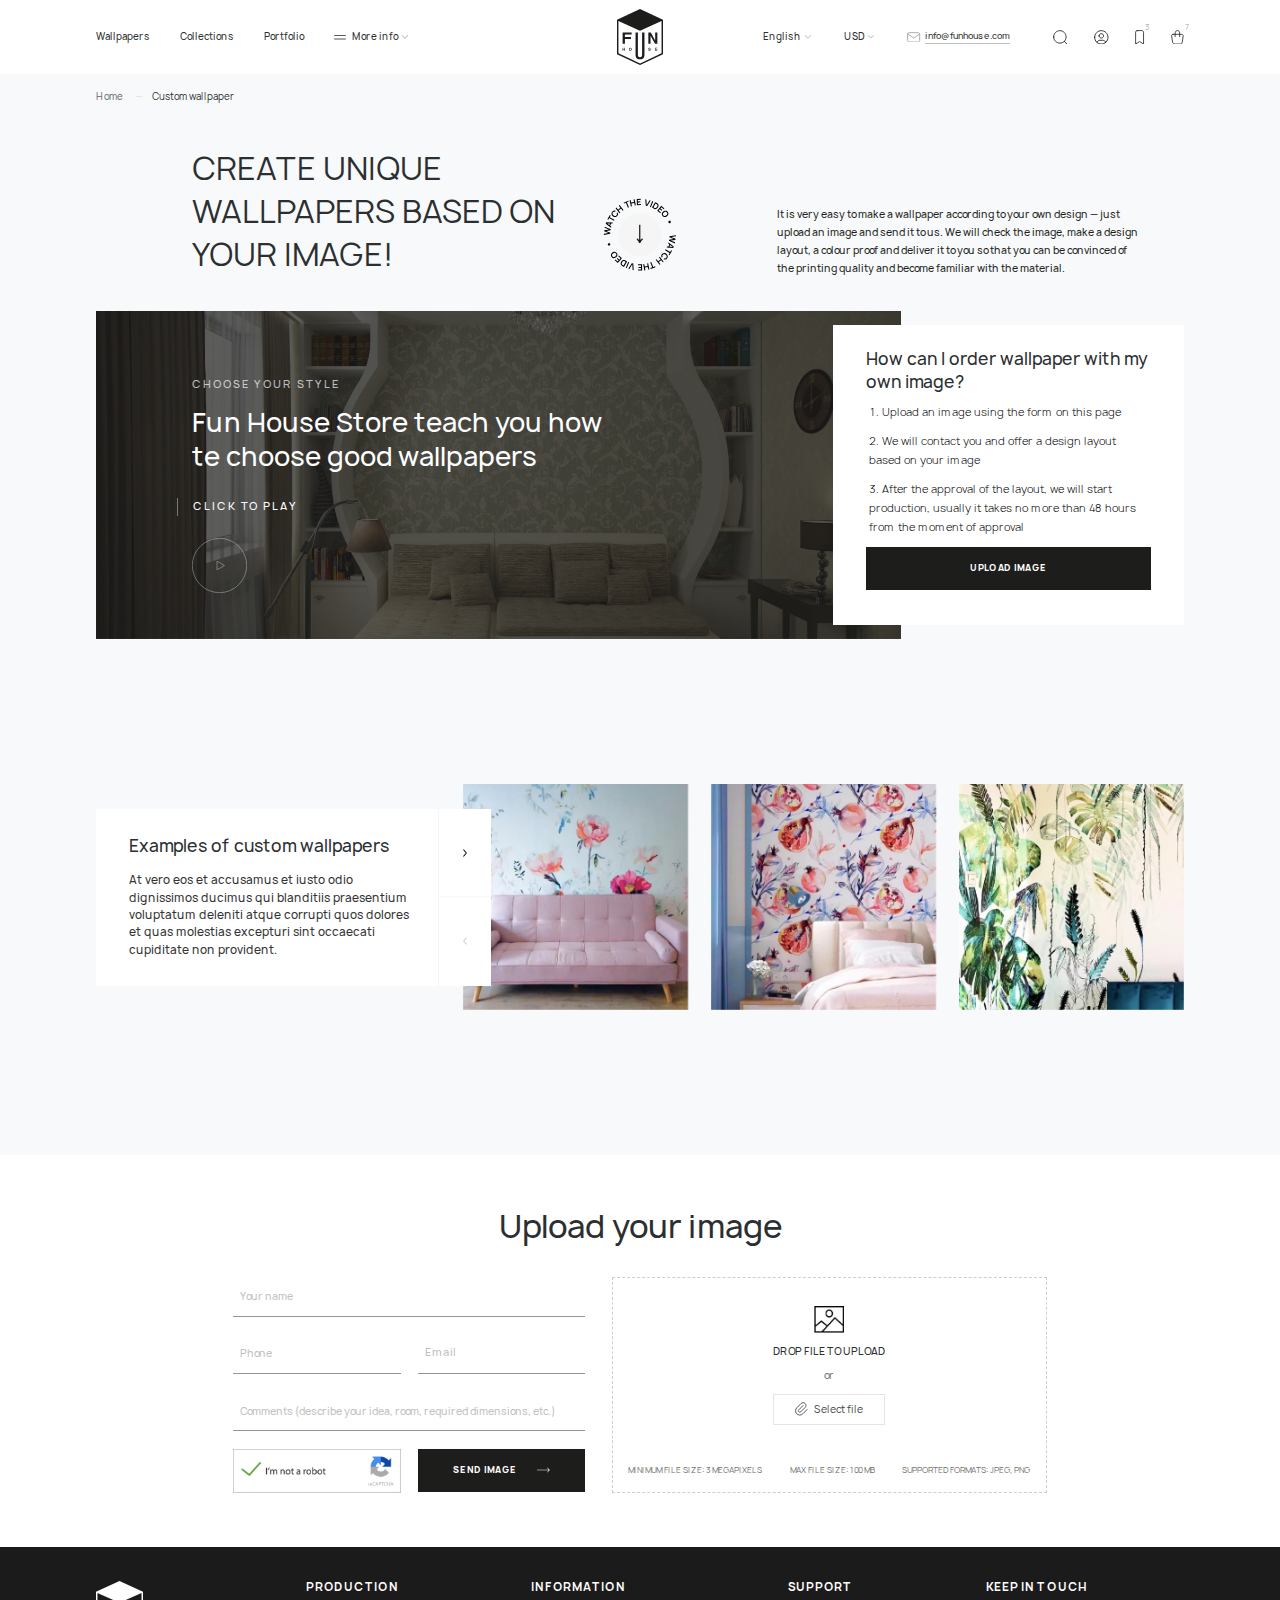
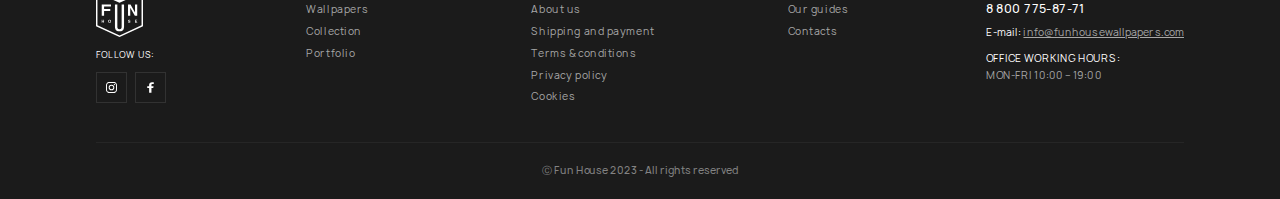
<file: custom.html>
<!DOCTYPE html> <html lang="ru">

<head>
    <meta charset="UTF-8">
    <meta name="viewport" content="width=device-width, initial-scale=1.0">
    <meta name="description" content="Fun House">
    <meta name="keywords" content="">
    <link rel="stylesheet" href="css/libs.min.css">
    <link rel="stylesheet" href="css/style.min.css">
    <title>Fun House</title>
</head>


<body class="m-page">
    <div class="wrapper">
        <header class="header">
            <div class="container">
    <div class="header__inner">
        <div class="header__left">
            <button class="burger">
                <img src="img/burger.svg" alt="">
            </button>
        </div>
        <div class="header__center">
            <a href="" class="header__logo">
                <img src="img/logo2.svg" alt="">
            </a>
        </div>
        <div class="header__right">

            <div class="menu">
                <div class="menu__top">
                    <button class="menu__close">
                        <img src="img/close2.svg" alt="">
                    </button>
                    <div class="header-lang _nav-parent">
                        <div class="nav__show">
                            <span>English</span>
                            <i class="nav__icon">
                                <img src="img/arrow7.svg" alt="">
                            </i>
                        </div>
                        <div class="nav-dropdown">
                            <div class="nav-dropdown__items">
                                <a href="" class="nav-dropdown__item _active">
                                    <span>English</span>
                                </a>
                                <a href="" class="nav-dropdown__item">
                                    <span>Russian</span>
                                </a>
                                <a href="" class="nav-dropdown__item">
                                    <span>German</span>
                                </a>
                                <a href="" class="nav-dropdown__item">
                                    <span>Spanish</span>
                                </a>
                            </div>
                        </div>
                    </div>
                    <div class="header-currency _nav-parent">
                    <div class="nav__show">
                        <span>USD</span>
                        <i class="nav__icon">
                            <img src="img/arrow7.svg" alt="">
                        </i>
                    </div>
                    <div class="nav-dropdown">
                        <div class="nav-dropdown__items">
                            <a href="" class="nav-dropdown__item _active">
                                <span>USD</span>
                            </a>
                            <a href="" class="nav-dropdown__item">
                                <span>RUB</span>
                            </a>
                            <a href="" class="nav-dropdown__item">
                                <span>BTC</span>
                            </a>
                            <a href="" class="nav-dropdown__item">
                                <span>ETH</span>
                            </a>
                        </div>
                    </div>
                </div>
                </div>
                <a href="" class="header__mail">
                    <svg width="20" height="16" viewBox="0 0 20 16" fill="none" xmlns="http://www.w3.org/2000/svg">
                        <path d="M1 3C1 2.46957 1.21071 1.96086 1.58579 1.58579C1.96086 1.21071 2.46957 1 3 1H17C17.5304 1 18.0391 1.21071 18.4142 1.58579C18.7893 1.96086 19 2.46957 19 3M1 3V13C1 13.5304 1.21071 14.0391 1.58579 14.4142C1.96086 14.7893 2.46957 15 3 15H17C17.5304 15 18.0391 14.7893 18.4142 14.4142C18.7893 14.0391 19 13.5304 19 13V3M1 3L10 9L19 3" stroke="#ACACAC" stroke-width="1.5" stroke-linecap="round" stroke-linejoin="round"/>
                    </svg>
                    <span>info@funhouse.com</span>
                </a>
                <nav class="nav">
                    <a href="" class="nav__link"><span>Wallpapers</span></a>
                    <a href="" class="nav__link"><span>Collections</span></a>
                    <a href="" class="nav__link"><span>Portfolio</span></a>
                    <div class="nav__item _nav-parent">
                        <div class="nav__show">
                            <img class="nav__burger" src="img/burger.svg" alt="">
                            <span>More info</span>
                            <i class="nav__icon">
                                <img src="img/arrow7.svg" alt="">
                            </i>
                        </div>
                        <div class="nav-dropdown">
                            <div class="nav-dropdown__items">
                                <a href="" class="nav-dropdown__item">
                                    <span>Guides</span>
                                </a>
                                <a href="" class="nav-dropdown__item">
                                    <span>Shipping and payment</span>
                                </a>
                                <a href="" class="nav-dropdown__item">
                                    <span>About us</span>
                                </a>
                                <a href="" class="nav-dropdown__item">
                                    <span>Contacts</span>
                                </a>
                            </div>
                        </div>
                    </div>
                </nav>
                <div class="footer__social-items">
                    <a href="" class="footer__social-item">
                        <img src="img/ig3.svg" alt="">
                    </a>
                    <a href="" class="footer__social-item">
                        <img src="img/fb3.svg" alt="">
                    </a>
                </div>
            </div>
            <div class="header-action">
                <button class="header-action__btn _search-btn">
                    <svg width="22" height="22" viewBox="0 0 22 22" fill="none" xmlns="http://www.w3.org/2000/svg">
                        <path d="M21 21L17 17M1 10.3333C1 11.559 1.24141 12.7727 1.71046 13.905C2.1795 15.0374 2.86699 16.0663 3.73367 16.933C4.60035 17.7997 5.62925 18.4872 6.76162 18.9562C7.89399 19.4253 9.10766 19.6667 10.3333 19.6667C11.559 19.6667 12.7727 19.4253 13.905 18.9562C15.0374 18.4872 16.0663 17.7997 16.933 16.933C17.7997 16.0663 18.4872 15.0374 18.9562 13.905C19.4253 12.7727 19.6667 11.559 19.6667 10.3333C19.6667 9.10766 19.4253 7.89399 18.9562 6.76162C18.4872 5.62925 17.7997 4.60035 16.933 3.73367C16.0663 2.86699 15.0374 2.1795 13.905 1.71046C12.7727 1.24141 11.559 1 10.3333 1C9.10766 1 7.89399 1.24141 6.76162 1.71046C5.62925 2.1795 4.60035 2.86699 3.73367 3.73367C2.86699 4.60035 2.1795 5.62925 1.71046 6.76162C1.24141 7.89399 1 9.10766 1 10.3333Z" stroke="#1D1D1B" stroke-width="1.3" stroke-linecap="round" stroke-linejoin="round"/>
                    </svg>
                </button>
                <a href="" class="header-action__btn">
                    <svg width="22" height="22" viewBox="0 0 22 22" fill="none" xmlns="http://www.w3.org/2000/svg">
                        <path d="M4.52 18.61C4.79501 17.6947 5.35774 16.8924 6.12472 16.3222C6.89169 15.752 7.82205 15.4442 8.77778 15.4444H13.2222C14.1792 15.4441 15.1107 15.7527 15.8782 16.3242C16.6457 16.8957 17.2083 17.6998 17.4822 18.6167M1 11C1 12.3132 1.25866 13.6136 1.7612 14.8268C2.26375 16.0401 3.00035 17.1425 3.92893 18.0711C4.85752 18.9997 5.95991 19.7363 7.17317 20.2388C8.38642 20.7413 9.68678 21 11 21C12.3132 21 13.6136 20.7413 14.8268 20.2388C16.0401 19.7363 17.1425 18.9997 18.0711 18.0711C18.9997 17.1425 19.7363 16.0401 20.2388 14.8268C20.7413 13.6136 21 12.3132 21 11C21 9.68678 20.7413 8.38642 20.2388 7.17317C19.7363 5.95991 18.9997 4.85752 18.0711 3.92893C17.1425 3.00035 16.0401 2.26375 14.8268 1.7612C13.6136 1.25866 12.3132 1 11 1C9.68678 1 8.38642 1.25866 7.17317 1.7612C5.95991 2.26375 4.85752 3.00035 3.92893 3.92893C3.00035 4.85752 2.26375 5.95991 1.7612 7.17317C1.25866 8.38642 1 9.68678 1 11ZM7.66667 8.77778C7.66667 9.66183 8.01786 10.5097 8.64298 11.1348C9.2681 11.7599 10.1159 12.1111 11 12.1111C11.8841 12.1111 12.7319 11.7599 13.357 11.1348C13.9821 10.5097 14.3333 9.66183 14.3333 8.77778C14.3333 7.89372 13.9821 7.04588 13.357 6.42076C12.7319 5.79563 11.8841 5.44444 11 5.44444C10.1159 5.44444 9.2681 5.79563 8.64298 6.42076C8.01786 7.04588 7.66667 7.89372 7.66667 8.77778Z" stroke="#1D1D1B" stroke-width="1.3" stroke-linecap="round" stroke-linejoin="round"/>
                    </svg>
                </a>
                <a href="" class="header-action__btn">
                    <svg width="15" height="24" viewBox="0 0 15 24" fill="none" xmlns="http://www.w3.org/2000/svg">
                        <path d="M3.6 1H11.4C12.0896 1 12.7509 1.28973 13.2385 1.80546C13.7261 2.32118 14 3.02065 14 3.75V23L7.5 18.875L1 23V3.75C1 3.02065 1.27393 2.32118 1.76152 1.80546C2.24912 1.28973 2.91044 1 3.6 1Z" stroke="#1D1D1B" stroke-width="1.3" stroke-linecap="round" stroke-linejoin="round"/>
                    </svg>
                    <span class="header-action__btn-num">
                        <span>3</span>
                    </span>
                </a>
                <a href="" class="header-action__btn">
                    <svg width="21" height="24" viewBox="0 0 21 24" fill="none" xmlns="http://www.w3.org/2000/svg">
                        <path d="M6.78348 10.7778V4.66667C6.78348 3.69421 7.17497 2.76158 7.87184 2.07394C8.56871 1.38631 9.51386 1 10.4994 1C11.4849 1 12.4301 1.38631 13.1269 2.07394C13.8238 2.76158 14.2153 3.69421 14.2153 4.66667V10.7778M3.47756 7.11111H17.5224C17.8796 7.11107 18.2326 7.18724 18.5571 7.33441C18.8817 7.48158 19.1702 7.69626 19.4028 7.96374C19.6353 8.23121 19.8066 8.54516 19.9047 8.88405C20.0028 9.22294 20.0255 9.57876 19.9712 9.92711L18.4167 19.8907C18.2818 20.7565 17.8371 21.5461 17.1632 22.1165C16.4893 22.6868 15.6308 23.0003 14.7429 23H6.25582C5.36821 23 4.50994 22.6864 3.83631 22.1161C3.16268 21.5458 2.71819 20.7563 2.58327 19.8907L1.02878 9.92711C0.974493 9.57876 0.997185 9.22294 1.09531 8.88405C1.19343 8.54516 1.36465 8.23121 1.59725 7.96374C1.82985 7.69626 2.11831 7.48158 2.44286 7.33441C2.76742 7.18724 3.12038 7.11107 3.47756 7.11111Z" stroke="#1D1D1B" stroke-width="1.3" stroke-linecap="round" stroke-linejoin="round"/>
                    </svg>
                    <span class="header-action__btn-num">
                        <span>7</span>
                    </span>
                </a>
            </div>
        </div>
    </div>
</div>


<div class="search">
    <div class="search__top">
        <div class="search__field">
            <input type="text" placeholder="Product catalog search">
        </div>
        <button class="search__close _close-search">
            <img src="img/close3.svg" alt="">
        </button>
    </div>
    <div class="search__content">
        <div class="container">
            <div class="search__has-result">
                <div class="text47">3 results</div>
                <div class="search__items">
                <div class="product-card">

    <div class="product-card__slider">
        <div class="swiper-container">
            <div class="swiper-wrapper">
                <div class="swiper-slide">
                    <div class="product-card__img">
                        <img src="img/product.webp" alt="">
                    </div>
                </div>
                <div class="swiper-slide">
                    <div class="product-card__img">
                        <img src="img/product4.webp" alt="">
                    </div>
                </div>
                <div class="swiper-slide">
                    <div class="product-card__img">
                        <img src="img/product2.webp" alt="">
                    </div>
                </div>
                <div class="swiper-slide">
                    <div class="product-card__img">
                        <img src="img/product3.webp" alt="">
                    </div>
                </div>
            </div>
        </div>
        <div class="swiper-pagination"></div>
    </div>
    <div class="product-card__content">
        <a href="" class="product-card__title text21">Wallpaper tropicana / panel</a>
        <div class="product-card__info">
            <div class="product-card__price">$ 44</div>
            <div class="product-card__measure">/ m2</div>
        </div>
    </div>
    <button class="favourite-btn ">
        <img class="_view1" src="img/favourite.svg" alt="">
        <img class="_view2" src="img/favourite2.svg" alt="">
    </button>
</div>

                <div class="product-card">

    <div class="product-card__slider">
        <div class="swiper-container">
            <div class="swiper-wrapper">
                <div class="swiper-slide">
                    <div class="product-card__img">
                        <img src="img/product2.webp" alt="">
                    </div>
                </div>
                <div class="swiper-slide">
                    <div class="product-card__img">
                        <img src="img/product4.webp" alt="">
                    </div>
                </div>
                <div class="swiper-slide">
                    <div class="product-card__img">
                        <img src="img/product2.webp" alt="">
                    </div>
                </div>
                <div class="swiper-slide">
                    <div class="product-card__img">
                        <img src="img/product3.webp" alt="">
                    </div>
                </div>
            </div>
        </div>
        <div class="swiper-pagination"></div>
    </div>
    <div class="product-card__content">
        <a href="" class="product-card__title text21">Wallpaper Seven peonies / panel</a>
        <div class="product-card__info">
            <div class="product-card__price">$ 44</div>
            <div class="product-card__measure">/ m2</div>
        </div>
    </div>
    <button class="favourite-btn ">
        <img class="_view1" src="img/favourite.svg" alt="">
        <img class="_view2" src="img/favourite2.svg" alt="">
    </button>
</div>

                <div class="product-card">

    <div class="product-card__slider">
        <div class="swiper-container">
            <div class="swiper-wrapper">
                <div class="swiper-slide">
                    <div class="product-card__img">
                        <img src="img/product3.webp" alt="">
                    </div>
                </div>
                <div class="swiper-slide">
                    <div class="product-card__img">
                        <img src="img/product4.webp" alt="">
                    </div>
                </div>
                <div class="swiper-slide">
                    <div class="product-card__img">
                        <img src="img/product2.webp" alt="">
                    </div>
                </div>
                <div class="swiper-slide">
                    <div class="product-card__img">
                        <img src="img/product3.webp" alt="">
                    </div>
                </div>
            </div>
        </div>
        <div class="swiper-pagination"></div>
    </div>
    <div class="product-card__content">
        <a href="" class="product-card__title text21">Wallpaper Five peonies / panel</a>
        <div class="product-card__info">
            <div class="product-card__price">$ 44</div>
            <div class="product-card__measure">/ m2</div>
        </div>
    </div>
    <button class="favourite-btn ">
        <img class="_view1" src="img/favourite.svg" alt="">
        <img class="_view2" src="img/favourite2.svg" alt="">
    </button>
</div>

            </div>
            </div>

<!--            Показать,если поиск будет пустым-->
            <div class="search__empty" style="display: none;">
                <div class="text21">No results found</div>
            </div>
        </div>
    </div>
</div>
<div class="search__bg _close-search"></div>

        </header>
        <main class="content">

            <section class="custom">
                <div class="container">
                    <div class="breadcrumbs">
                        <a href="" class="breadcrumbs__item">Home</a>
                        <span class="breadcrumbs__item">Custom wallpaper</span>
                    </div>
                    <div class="custom-info">
                        <div class="custom-info__left">
                            <h1 class="text47">CREATE UNIQUE WALLPAPERS BASED ON YOUR IMAGE!</h1>
                        </div>
                        <div class="custom-info__center">
                            <div class="wheel">
                                <div class="wheel__words">
                                    <img src="img/words.svg" alt="">
                                </div>
                                <div class="wheel__arrow">
                                    <img src="img/arrow5.svg" alt="">
                                </div>
                            </div>
                        </div>
                        <div class="custom-info__right">
                            <div class="text15">
                                It is very easy to make a wallpaper according to your own design — just upload an image and send it to us. We will check the image, make a design layout, a colour proof and deliver it to you so that you can be convinced of the printing quality and become familiar with the material.
                            </div>
                        </div>
                    </div>
                    <div class="custom-detail">
                        <div class="about3" style="background-image: url(img/about2.jpg);">
                            <div class="about3__content">
                                <div class="about3__subtitle subtitle">choose your style</div>
                                <div class="text53">
                                    Fun House Store teach you how te choose good wallpapers
                                </div>
                                <div class="about3__nav">
                                    <a href="videos/Countdown7.mp4" data-fancybox class="video__play">
                                        <img src="img/play.svg" alt="">
                                        <div class="video__play-title">
                                            <span class="subtitle">click to play</span>
                                        </div>
                                    </a>
                                </div>
                            </div>
                        </div>
                        <div class="custom-hint">
                            <div class="custom-hint__title">How can I order wallpaper with my own image?</div>
                            <ol class="custom-hint__items o-list">
                                <li>Upload an image using the form on this page</li>
                                <li>We will contact you and offer a design layout based on your image</li>
                                <li>After the approval of the layout, we will start production, usually it takes no more than 48 hours from the moment of approval</li>
                            </ol>
                            <button class="custom-hint__btn m-btn m-btn-black">
                                <span>UPLOAD IMAGE</span>
                            </button>
                        </div>
                    </div>

                    <div class="examples _slider">
                        <div class="examples-info">
                            <div class="examples-info__title">Examples of custom wallpapers</div>
                            <div class="text17">
                                At vero eos et accusamus et iusto odio dignissimos ducimus qui blanditiis praesentium voluptatum deleniti atque corrupti quos dolores et quas molestias excepturi sint occaecati cupiditate non provident.
                            </div>
                            <div class="examples__nav room-nav">
                                <div class="swiper-button swiper-button-next">
                                    <img src="img/next5.svg" alt="">
                                </div>
                                <div class="swiper-button swiper-button-prev">
                                    <img src="img/prev4.svg" alt="">
                                </div>
                            </div>
                        </div>
                        <div class="works-slider">
                            <div class="swiper-container">
                                <div class="swiper-wrapper">
                                    <div class="swiper-slide">
                                        <div class="work-card">
    <div class="work-card__img">
        <img src="img/work.webp" alt="">
    </div>
</div>

                                    </div>
                                    <div class="swiper-slide">
                                        <div class="work-card">
    <div class="work-card__img">
        <img src="img/work2.webp" alt="">
    </div>
</div>

                                    </div>
                                    <div class="swiper-slide">
                                        <div class="work-card">
    <div class="work-card__img">
        <img src="img/work3.webp" alt="">
    </div>
</div>

                                    </div>
                                    <div class="swiper-slide">
                                        <div class="work-card">
    <div class="work-card__img">
        <img src="img/work.webp" alt="">
    </div>
</div>

                                    </div>
                                </div>
                            </div>
                        </div>
                    </div>
                </div>
            </section>

            <section class="custom-upload white-bg">
                <div class="container">
                    <div class="text47">Upload your image</div>
                    <form class="custom-form">
                        <div class="custom-form__col">
                            <div class="custom-form__fields">
                                <div class="fg _full">
                                    <input type="text">
                                    <label><span>Your name</span></label>
                                </div>
                                <div class="fg">
                                    <input type="tel">
                                    <label><span>Phone</span></label>
                                </div>
                                <div class="fg">
                                    <input type="email">
                                    <label>Email</span></label>
                                </div>
                                <div class="fg _full">
                                    <input type="text">
                                    <label><span>Comments (describe your idea, room, required dimensions, etc.)</span></label>
                                </div>
                            </div>
                            <div class="custom-form__nav">
                                <div class="capcha">
                                    <img src="img/capcha.png" alt="">
                                </div>
                                <button class="m-btn m-btn-black">
                                    <span>Send image</span>
                                    <img src="img/arrow.svg" alt="">
                                </button>
                            </div>
                        </div>
                        <div class="custom-form__col">
                            <div class="img-upload">
                                <input type="file">
                                <div class="img-upload__drop">
                                    <img src="img/drop.png" alt="">
                                    <span class="text15">DROP FILE TO UPLOAD</span>
                                    <span class="img-upload__or text15">
                                        or
                                    </span>
                                </div>
                                <button class="img-upload__btn m-btn m-btn-gray-outline">
                                    <svg width="19" height="21" viewBox="0 0 19 21" fill="none" xmlns="http://www.w3.org/2000/svg">
                                        <path d="M12.1823 5.24264L5.68232 11.7426C5.2845 12.1405 5.061 12.68 5.061 13.2426C5.061 13.8052 5.2845 14.3448 5.68232 14.7426C6.08015 15.1405 6.61971 15.364 7.18232 15.364C7.74493 15.364 8.2845 15.1405 8.68232 14.7426L15.1823 8.24264C15.978 7.44699 16.425 6.36786 16.425 5.24264C16.425 4.11742 15.978 3.03829 15.1823 2.24264C14.3867 1.44699 13.3075 1 12.1823 1C11.0571 1 9.97797 1.44699 9.18232 2.24264L2.68232 8.74264C1.48885 9.93611 0.818359 11.5548 0.818359 13.2426C0.818359 14.9305 1.48885 16.5492 2.68232 17.7426C3.87579 18.9361 5.49449 19.6066 7.18232 19.6066C8.87015 19.6066 10.4888 18.9361 11.6823 17.7426L18.1823 11.2426" stroke="#3C3F40" stroke-width="1.3" stroke-linecap="round" stroke-linejoin="round"/>
                                    </svg>
                                    <span>Select file</span>
                                </button>
                                <div class="img-upload__items">
                                    <div class="img-upload__item">
                                        <span>Minimum file size: 3 Megapixels</span>
                                    </div>
                                    <div class="img-upload__item">
                                        <span>Max file size: 100 MB</span>
                                    </div>
                                    <div class="img-upload__item">
                                        <span>Supported formats: jpeg, png</span>
                                    </div>
                                </div>
                            </div>
                        </div>
                    </form>
                </div>
            </section>

        </main>
        <footer class="footer">
            <div class="container">
    <div class="footer__inner">
        <div class="footer__col">
            <a href="" class="footer__logo">
                <img src="img/logo.svg" alt="">
            </a>
            <div class="footer__social">
                <div class="footer__social-title">FOLLOW US:</div>
                <div class="footer__social-items">
                    <a href="" class="footer__social-item">
                        <img src="img/ig.svg" alt="">
                    </a>
                    <a href="" class="footer__social-item">
                        <img src="img/fb.svg" alt="">
                    </a>
                </div>
            </div>
        </div>
        <div class="footer__col">
            <div class="footer__title">
                PRODUCTION
            </div>
            <div class="footer__links">
                <a href="" class="footer__link">Wallpapers</a>
                <a href="" class="footer__link">Collection</a>
                <a href="" class="footer__link">Portfolio</a>
            </div>
        </div>
        <div class="footer__col">
            <div class="footer__title">
                INFORMATION
            </div>
            <div class="footer__links">
                <a href="" class="footer__link">About us</a>
                <a href="" class="footer__link">Shipping and payment</a>
                <a href="" class="footer__link">Terms & conditions</a>
                <a href="" class="footer__link">Privacy policy</a>
                <a href="" class="footer__link">Cookies</a>
            </div>
        </div>
        <div class="footer__col">
            <div class="footer__title">
                SUPPORT
            </div>
            <div class="footer__links">
                <a href="" class="footer__link">Our guides</a>
                <a href="" class="footer__link">Contacts</a>
            </div>
        </div>
        <div class="footer__col">
            <div class="footer__title">
                keep in touch
            </div>
            <div class="footer-contacts">
                <div class="footer-contacts__phone">
                    <a href="tel:88007758771">8 800 775-87-71</a>
                </div>
                <div class="footer-contacts__email">
                    <span>E-mail:</span>
                    <a href="mailto:info@funhousewallpapers.com">info@funhousewallpapers.com</a>
                </div>
                <div class="footer-contacts__time">
                    <span>OFFICE WORKING HOURS:</span>
                    <span class="gray-text">MON-FRI 10:00 – 19:00</span>
                </div>
            </div>
        </div>
    </div>
    <div class="footer__bottom">
        <div class="footer__c">Ⓒ Fun House 2023 - All rights reserved</div>
    </div>
</div>

        </footer>
    </div>


    <div class="cart-alert">
    <div class="cart-alert__img">
        <img src="img/product.webp" alt="">
    </div>
    <div class="cart-alert__content">
        <div class="cart-alert__info">
            <div class="text17 bold-text">
                Added to cart
            </div>
            <div class="cart-alert__title text17">
                Wallpaper tropicana / panel
            </div>
        </div>
        <div class="cart-alert__nav">
            <a href="" class="m-btn m-btn-gray-outline">
                <span>Go to cart</span>
                <img src="img/arrow2.svg" alt="">
            </a>
        </div>
    </div>
    <button class="cart-alert__close">
        <img src="img/close.svg" alt="">
    </button>
</div>


    <script src="js/libs.min.js"></script>
<script src="js/main.min.js"></script>

</body>

</html>
</file>
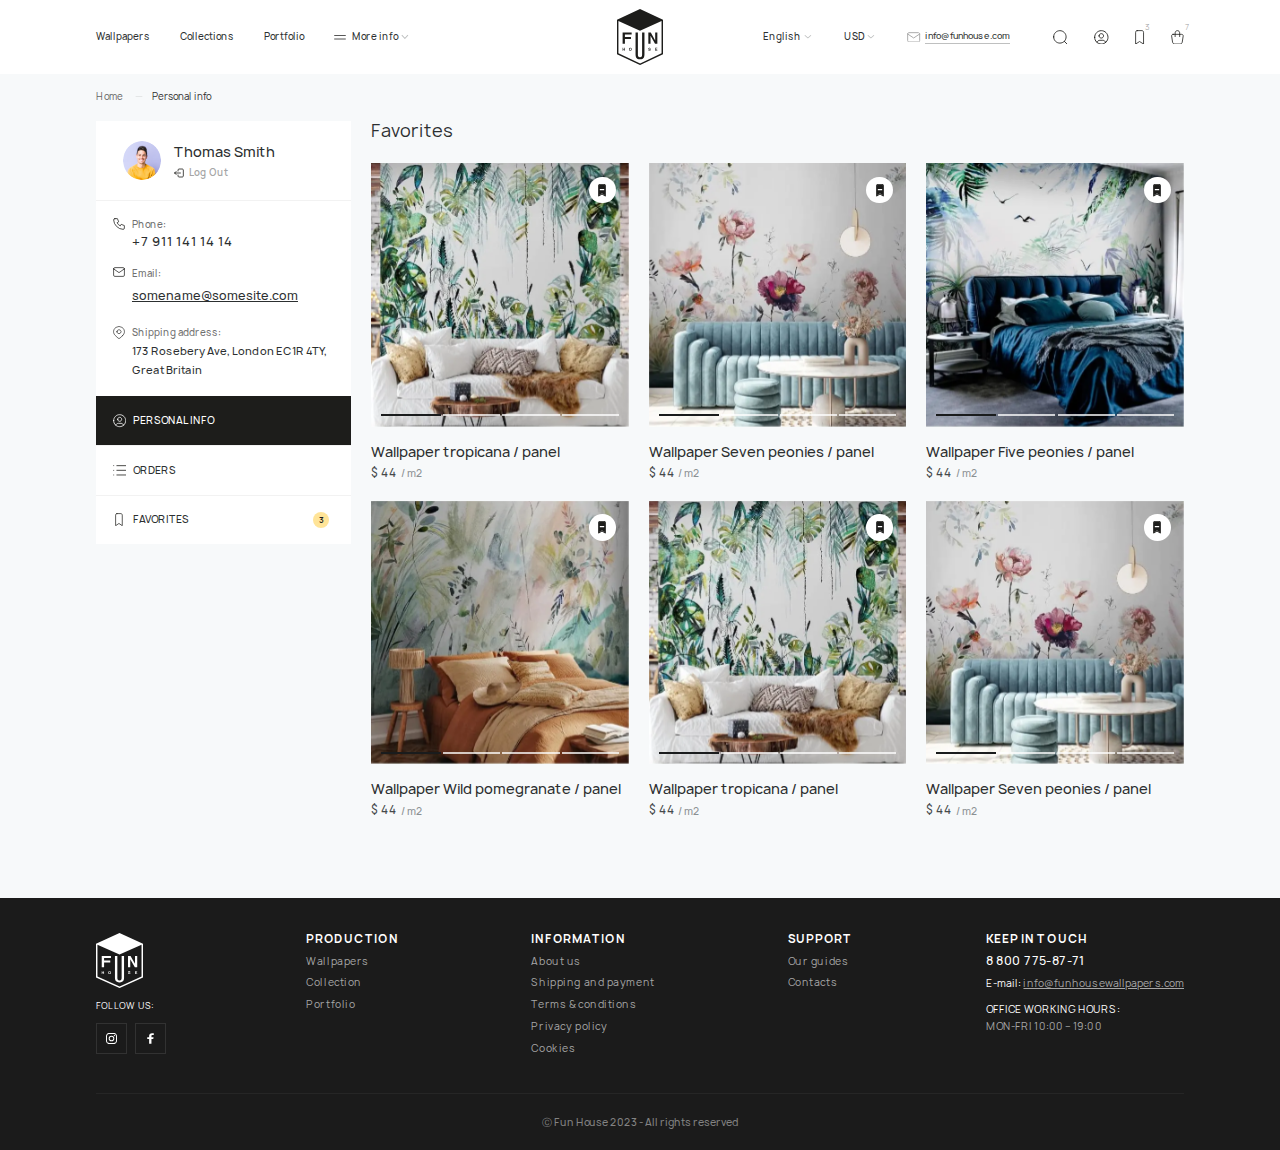
<file: favourite.html>
<!DOCTYPE html> <html lang="ru">

<head>
    <meta charset="UTF-8">
    <meta name="viewport" content="width=device-width, initial-scale=1.0">
    <meta name="description" content="Fun House">
    <meta name="keywords" content="">
    <link rel="stylesheet" href="css/libs.min.css">
    <link rel="stylesheet" href="css/style.min.css">
    <title>Fun House</title>
</head>


<body class="m-page">
    <div class="wrapper">
        <header class="header">
            <div class="container">
    <div class="header__inner">
        <div class="header__left">
            <button class="burger">
                <img src="img/burger.svg" alt="">
            </button>
        </div>
        <div class="header__center">
            <a href="" class="header__logo">
                <img src="img/logo2.svg" alt="">
            </a>
        </div>
        <div class="header__right">

            <div class="menu">
                <div class="menu__top">
                    <button class="menu__close">
                        <img src="img/close2.svg" alt="">
                    </button>
                    <div class="header-lang _nav-parent">
                        <div class="nav__show">
                            <span>English</span>
                            <i class="nav__icon">
                                <img src="img/arrow7.svg" alt="">
                            </i>
                        </div>
                        <div class="nav-dropdown">
                            <div class="nav-dropdown__items">
                                <a href="" class="nav-dropdown__item _active">
                                    <span>English</span>
                                </a>
                                <a href="" class="nav-dropdown__item">
                                    <span>Russian</span>
                                </a>
                                <a href="" class="nav-dropdown__item">
                                    <span>German</span>
                                </a>
                                <a href="" class="nav-dropdown__item">
                                    <span>Spanish</span>
                                </a>
                            </div>
                        </div>
                    </div>
                    <div class="header-currency _nav-parent">
                    <div class="nav__show">
                        <span>USD</span>
                        <i class="nav__icon">
                            <img src="img/arrow7.svg" alt="">
                        </i>
                    </div>
                    <div class="nav-dropdown">
                        <div class="nav-dropdown__items">
                            <a href="" class="nav-dropdown__item _active">
                                <span>USD</span>
                            </a>
                            <a href="" class="nav-dropdown__item">
                                <span>RUB</span>
                            </a>
                            <a href="" class="nav-dropdown__item">
                                <span>BTC</span>
                            </a>
                            <a href="" class="nav-dropdown__item">
                                <span>ETH</span>
                            </a>
                        </div>
                    </div>
                </div>
                </div>
                <a href="" class="header__mail">
                    <svg width="20" height="16" viewBox="0 0 20 16" fill="none" xmlns="http://www.w3.org/2000/svg">
                        <path d="M1 3C1 2.46957 1.21071 1.96086 1.58579 1.58579C1.96086 1.21071 2.46957 1 3 1H17C17.5304 1 18.0391 1.21071 18.4142 1.58579C18.7893 1.96086 19 2.46957 19 3M1 3V13C1 13.5304 1.21071 14.0391 1.58579 14.4142C1.96086 14.7893 2.46957 15 3 15H17C17.5304 15 18.0391 14.7893 18.4142 14.4142C18.7893 14.0391 19 13.5304 19 13V3M1 3L10 9L19 3" stroke="#ACACAC" stroke-width="1.5" stroke-linecap="round" stroke-linejoin="round"/>
                    </svg>
                    <span>info@funhouse.com</span>
                </a>
                <nav class="nav">
                    <a href="" class="nav__link"><span>Wallpapers</span></a>
                    <a href="" class="nav__link"><span>Collections</span></a>
                    <a href="" class="nav__link"><span>Portfolio</span></a>
                    <div class="nav__item _nav-parent">
                        <div class="nav__show">
                            <img class="nav__burger" src="img/burger.svg" alt="">
                            <span>More info</span>
                            <i class="nav__icon">
                                <img src="img/arrow7.svg" alt="">
                            </i>
                        </div>
                        <div class="nav-dropdown">
                            <div class="nav-dropdown__items">
                                <a href="" class="nav-dropdown__item">
                                    <span>Guides</span>
                                </a>
                                <a href="" class="nav-dropdown__item">
                                    <span>Shipping and payment</span>
                                </a>
                                <a href="" class="nav-dropdown__item">
                                    <span>About us</span>
                                </a>
                                <a href="" class="nav-dropdown__item">
                                    <span>Contacts</span>
                                </a>
                            </div>
                        </div>
                    </div>
                </nav>
                <div class="footer__social-items">
                    <a href="" class="footer__social-item">
                        <img src="img/ig3.svg" alt="">
                    </a>
                    <a href="" class="footer__social-item">
                        <img src="img/fb3.svg" alt="">
                    </a>
                </div>
            </div>
            <div class="header-action">
                <button class="header-action__btn _search-btn">
                    <svg width="22" height="22" viewBox="0 0 22 22" fill="none" xmlns="http://www.w3.org/2000/svg">
                        <path d="M21 21L17 17M1 10.3333C1 11.559 1.24141 12.7727 1.71046 13.905C2.1795 15.0374 2.86699 16.0663 3.73367 16.933C4.60035 17.7997 5.62925 18.4872 6.76162 18.9562C7.89399 19.4253 9.10766 19.6667 10.3333 19.6667C11.559 19.6667 12.7727 19.4253 13.905 18.9562C15.0374 18.4872 16.0663 17.7997 16.933 16.933C17.7997 16.0663 18.4872 15.0374 18.9562 13.905C19.4253 12.7727 19.6667 11.559 19.6667 10.3333C19.6667 9.10766 19.4253 7.89399 18.9562 6.76162C18.4872 5.62925 17.7997 4.60035 16.933 3.73367C16.0663 2.86699 15.0374 2.1795 13.905 1.71046C12.7727 1.24141 11.559 1 10.3333 1C9.10766 1 7.89399 1.24141 6.76162 1.71046C5.62925 2.1795 4.60035 2.86699 3.73367 3.73367C2.86699 4.60035 2.1795 5.62925 1.71046 6.76162C1.24141 7.89399 1 9.10766 1 10.3333Z" stroke="#1D1D1B" stroke-width="1.3" stroke-linecap="round" stroke-linejoin="round"/>
                    </svg>
                </button>
                <a href="" class="header-action__btn">
                    <svg width="22" height="22" viewBox="0 0 22 22" fill="none" xmlns="http://www.w3.org/2000/svg">
                        <path d="M4.52 18.61C4.79501 17.6947 5.35774 16.8924 6.12472 16.3222C6.89169 15.752 7.82205 15.4442 8.77778 15.4444H13.2222C14.1792 15.4441 15.1107 15.7527 15.8782 16.3242C16.6457 16.8957 17.2083 17.6998 17.4822 18.6167M1 11C1 12.3132 1.25866 13.6136 1.7612 14.8268C2.26375 16.0401 3.00035 17.1425 3.92893 18.0711C4.85752 18.9997 5.95991 19.7363 7.17317 20.2388C8.38642 20.7413 9.68678 21 11 21C12.3132 21 13.6136 20.7413 14.8268 20.2388C16.0401 19.7363 17.1425 18.9997 18.0711 18.0711C18.9997 17.1425 19.7363 16.0401 20.2388 14.8268C20.7413 13.6136 21 12.3132 21 11C21 9.68678 20.7413 8.38642 20.2388 7.17317C19.7363 5.95991 18.9997 4.85752 18.0711 3.92893C17.1425 3.00035 16.0401 2.26375 14.8268 1.7612C13.6136 1.25866 12.3132 1 11 1C9.68678 1 8.38642 1.25866 7.17317 1.7612C5.95991 2.26375 4.85752 3.00035 3.92893 3.92893C3.00035 4.85752 2.26375 5.95991 1.7612 7.17317C1.25866 8.38642 1 9.68678 1 11ZM7.66667 8.77778C7.66667 9.66183 8.01786 10.5097 8.64298 11.1348C9.2681 11.7599 10.1159 12.1111 11 12.1111C11.8841 12.1111 12.7319 11.7599 13.357 11.1348C13.9821 10.5097 14.3333 9.66183 14.3333 8.77778C14.3333 7.89372 13.9821 7.04588 13.357 6.42076C12.7319 5.79563 11.8841 5.44444 11 5.44444C10.1159 5.44444 9.2681 5.79563 8.64298 6.42076C8.01786 7.04588 7.66667 7.89372 7.66667 8.77778Z" stroke="#1D1D1B" stroke-width="1.3" stroke-linecap="round" stroke-linejoin="round"/>
                    </svg>
                </a>
                <a href="" class="header-action__btn">
                    <svg width="15" height="24" viewBox="0 0 15 24" fill="none" xmlns="http://www.w3.org/2000/svg">
                        <path d="M3.6 1H11.4C12.0896 1 12.7509 1.28973 13.2385 1.80546C13.7261 2.32118 14 3.02065 14 3.75V23L7.5 18.875L1 23V3.75C1 3.02065 1.27393 2.32118 1.76152 1.80546C2.24912 1.28973 2.91044 1 3.6 1Z" stroke="#1D1D1B" stroke-width="1.3" stroke-linecap="round" stroke-linejoin="round"/>
                    </svg>
                    <span class="header-action__btn-num">
                        <span>3</span>
                    </span>
                </a>
                <a href="" class="header-action__btn">
                    <svg width="21" height="24" viewBox="0 0 21 24" fill="none" xmlns="http://www.w3.org/2000/svg">
                        <path d="M6.78348 10.7778V4.66667C6.78348 3.69421 7.17497 2.76158 7.87184 2.07394C8.56871 1.38631 9.51386 1 10.4994 1C11.4849 1 12.4301 1.38631 13.1269 2.07394C13.8238 2.76158 14.2153 3.69421 14.2153 4.66667V10.7778M3.47756 7.11111H17.5224C17.8796 7.11107 18.2326 7.18724 18.5571 7.33441C18.8817 7.48158 19.1702 7.69626 19.4028 7.96374C19.6353 8.23121 19.8066 8.54516 19.9047 8.88405C20.0028 9.22294 20.0255 9.57876 19.9712 9.92711L18.4167 19.8907C18.2818 20.7565 17.8371 21.5461 17.1632 22.1165C16.4893 22.6868 15.6308 23.0003 14.7429 23H6.25582C5.36821 23 4.50994 22.6864 3.83631 22.1161C3.16268 21.5458 2.71819 20.7563 2.58327 19.8907L1.02878 9.92711C0.974493 9.57876 0.997185 9.22294 1.09531 8.88405C1.19343 8.54516 1.36465 8.23121 1.59725 7.96374C1.82985 7.69626 2.11831 7.48158 2.44286 7.33441C2.76742 7.18724 3.12038 7.11107 3.47756 7.11111Z" stroke="#1D1D1B" stroke-width="1.3" stroke-linecap="round" stroke-linejoin="round"/>
                    </svg>
                    <span class="header-action__btn-num">
                        <span>7</span>
                    </span>
                </a>
            </div>
        </div>
    </div>
</div>


<div class="search">
    <div class="search__top">
        <div class="search__field">
            <input type="text" placeholder="Product catalog search">
        </div>
        <button class="search__close _close-search">
            <img src="img/close3.svg" alt="">
        </button>
    </div>
    <div class="search__content">
        <div class="container">
            <div class="search__has-result">
                <div class="text47">3 results</div>
                <div class="search__items">
                <div class="product-card">

    <div class="product-card__slider">
        <div class="swiper-container">
            <div class="swiper-wrapper">
                <div class="swiper-slide">
                    <div class="product-card__img">
                        <img src="img/product.webp" alt="">
                    </div>
                </div>
                <div class="swiper-slide">
                    <div class="product-card__img">
                        <img src="img/product4.webp" alt="">
                    </div>
                </div>
                <div class="swiper-slide">
                    <div class="product-card__img">
                        <img src="img/product2.webp" alt="">
                    </div>
                </div>
                <div class="swiper-slide">
                    <div class="product-card__img">
                        <img src="img/product3.webp" alt="">
                    </div>
                </div>
            </div>
        </div>
        <div class="swiper-pagination"></div>
    </div>
    <div class="product-card__content">
        <a href="" class="product-card__title text21">Wallpaper tropicana / panel</a>
        <div class="product-card__info">
            <div class="product-card__price">$ 44</div>
            <div class="product-card__measure">/ m2</div>
        </div>
    </div>
    <button class="favourite-btn ">
        <img class="_view1" src="img/favourite.svg" alt="">
        <img class="_view2" src="img/favourite2.svg" alt="">
    </button>
</div>

                <div class="product-card">

    <div class="product-card__slider">
        <div class="swiper-container">
            <div class="swiper-wrapper">
                <div class="swiper-slide">
                    <div class="product-card__img">
                        <img src="img/product2.webp" alt="">
                    </div>
                </div>
                <div class="swiper-slide">
                    <div class="product-card__img">
                        <img src="img/product4.webp" alt="">
                    </div>
                </div>
                <div class="swiper-slide">
                    <div class="product-card__img">
                        <img src="img/product2.webp" alt="">
                    </div>
                </div>
                <div class="swiper-slide">
                    <div class="product-card__img">
                        <img src="img/product3.webp" alt="">
                    </div>
                </div>
            </div>
        </div>
        <div class="swiper-pagination"></div>
    </div>
    <div class="product-card__content">
        <a href="" class="product-card__title text21">Wallpaper Seven peonies / panel</a>
        <div class="product-card__info">
            <div class="product-card__price">$ 44</div>
            <div class="product-card__measure">/ m2</div>
        </div>
    </div>
    <button class="favourite-btn ">
        <img class="_view1" src="img/favourite.svg" alt="">
        <img class="_view2" src="img/favourite2.svg" alt="">
    </button>
</div>

                <div class="product-card">

    <div class="product-card__slider">
        <div class="swiper-container">
            <div class="swiper-wrapper">
                <div class="swiper-slide">
                    <div class="product-card__img">
                        <img src="img/product3.webp" alt="">
                    </div>
                </div>
                <div class="swiper-slide">
                    <div class="product-card__img">
                        <img src="img/product4.webp" alt="">
                    </div>
                </div>
                <div class="swiper-slide">
                    <div class="product-card__img">
                        <img src="img/product2.webp" alt="">
                    </div>
                </div>
                <div class="swiper-slide">
                    <div class="product-card__img">
                        <img src="img/product3.webp" alt="">
                    </div>
                </div>
            </div>
        </div>
        <div class="swiper-pagination"></div>
    </div>
    <div class="product-card__content">
        <a href="" class="product-card__title text21">Wallpaper Five peonies / panel</a>
        <div class="product-card__info">
            <div class="product-card__price">$ 44</div>
            <div class="product-card__measure">/ m2</div>
        </div>
    </div>
    <button class="favourite-btn ">
        <img class="_view1" src="img/favourite.svg" alt="">
        <img class="_view2" src="img/favourite2.svg" alt="">
    </button>
</div>

            </div>
            </div>

<!--            Показать,если поиск будет пустым-->
            <div class="search__empty" style="display: none;">
                <div class="text21">No results found</div>
            </div>
        </div>
    </div>
</div>
<div class="search__bg _close-search"></div>

        </header>
        <main class="content">

            <section class="profile inner-page">
                <div class="container">
                    <div class="breadcrumbs">
                        <a href="" class="breadcrumbs__item">Home</a>
                        <span class="breadcrumbs__item">Personal info</span>
                    </div>

                    <div class="profile__inner">
                        <div class="profile__col">
                            <div class="mob-user">
    <div class="user ">
    <div class="user__img">
        <img src="img/user.png" alt="">
    </div>
    <div class="user__content">
        <div class="text21">Thomas Smith</div>
        <button class="user__logout">
            <img src="img/logout.svg" alt="">
            <span>Log Out</span>
        </button>
    </div>
    
    <button class="user__btn">
        <img src="img/arrow6.svg" alt="">
    </button>
    
</div>

</div>

<div class="profile-sidebar">
    <div class="user ">
    <div class="user__img">
        <img src="img/user.png" alt="">
    </div>
    <div class="user__content">
        <div class="text21">Thomas Smith</div>
        <button class="user__logout">
            <img src="img/logout.svg" alt="">
            <span>Log Out</span>
        </button>
    </div>
    
</div>


    <button class="profile-sidebar__close">
        <img src="img/close2.svg" alt="">
    </button>

    <div class="contacts">
        <div class="contacts__item">
            <div class="contacts__icon">
                <img src="img/phone.svg" alt="">
            </div>
            <div class="contacts__content">
                <div class="contacts__title">Phone: </div>
                <div class="contacts__phone">
                    <a href="tel:+79111411414">
                        +7 911 141 14 14
                    </a>
                </div>
            </div>
        </div>
        <div class="contacts__item">
            <div class="contacts__icon">
                <img src="img/email.svg" alt="">
            </div>
            <div class="contacts__content">
                <div class="contacts__title">Email: </div>
                <div class="contacts__desc text18">
                    <a class="contacts__mail" href="mailto:somename@somesite.com">
                        somename@somesite.com
                    </a>
                </div>
            </div>
        </div>
        <div class="contacts__item">
            <div class="contacts__icon">
                <img src="img/mark.svg" alt="">
            </div>
            <div class="contacts__content">
                <div class="contacts__title">Shipping address:</div>
                <div class="contacts__address">
                    173 Rosebery Ave, London EC1R 4TY, Great Britain
                </div>
            </div>
        </div>
    </div>

    <div class="profile-sidebar__links">
        <a href="" class="profile-link _active">
            <span class="profile-link__icon">
                <svg width="20" height="20" viewBox="0 0 20 20" fill="none" xmlns="http://www.w3.org/2000/svg">
                    <path d="M4.168 16.849C4.41551 16.0252 4.92197 15.3032 5.61225 14.79C6.30252 14.2768 7.13985 13.9997 8 14H12C12.8613 13.9997 13.6996 14.2774 14.3904 14.7918C15.0812 15.3062 15.5875 16.0298 15.834 16.855M1 10C1 11.1819 1.23279 12.3522 1.68508 13.4442C2.13738 14.5361 2.80031 15.5282 3.63604 16.364C4.47177 17.1997 5.46392 17.8626 6.55585 18.3149C7.64778 18.7672 8.8181 19 10 19C11.1819 19 12.3522 18.7672 13.4442 18.3149C14.5361 17.8626 15.5282 17.1997 16.364 16.364C17.1997 15.5282 17.8626 14.5361 18.3149 13.4442C18.7672 12.3522 19 11.1819 19 10C19 8.8181 18.7672 7.64778 18.3149 6.55585C17.8626 5.46392 17.1997 4.47177 16.364 3.63604C15.5282 2.80031 14.5361 2.13738 13.4442 1.68508C12.3522 1.23279 11.1819 1 10 1C8.8181 1 7.64778 1.23279 6.55585 1.68508C5.46392 2.13738 4.47177 2.80031 3.63604 3.63604C2.80031 4.47177 2.13738 5.46392 1.68508 6.55585C1.23279 7.64778 1 8.8181 1 10ZM7 8C7 8.79565 7.31607 9.55871 7.87868 10.1213C8.44129 10.6839 9.20435 11 10 11C10.7956 11 11.5587 10.6839 12.1213 10.1213C12.6839 9.55871 13 8.79565 13 8C13 7.20435 12.6839 6.44129 12.1213 5.87868C11.5587 5.31607 10.7956 5 10 5C9.20435 5 8.44129 5.31607 7.87868 5.87868C7.31607 6.44129 7 7.20435 7 8Z" stroke="#1D1D1B" stroke-width="1.2" stroke-linecap="round" stroke-linejoin="round"/>
                </svg>
            </span>
            <span class="text15">PERSONAL INFO</span>
        </a>
        <a href="" class="profile-link">
            <span class="profile-link__icon">
                <svg width="20" height="16" viewBox="0 0 20 16" fill="none" xmlns="http://www.w3.org/2000/svg">
                    <path d="M5.8 1H19M5.8 7.99417H19M5.8 14.9883H19M1 1V1.01166M1 7.99417V8.00583M1 14.9883V15" stroke="#1D1D1B" stroke-width="1.2" stroke-linecap="round" stroke-linejoin="round"/>
                </svg>
            </span>
            <span class="text15">ORDERS</span>
        </a>
        <a href="" class="profile-link">
            <span class="profile-link__icon">
                <svg width="13" height="22" viewBox="0 0 13 22" fill="none" xmlns="http://www.w3.org/2000/svg">
                    <path d="M3.2 1H9.8C10.3835 1 10.9431 1.26339 11.3556 1.73223C11.7682 2.20107 12 2.83696 12 3.5V21L6.5 17.25L1 21V3.5C1 2.83696 1.23178 2.20107 1.64436 1.73223C2.05695 1.26339 2.61652 1 3.2 1Z" stroke="#1D1D1B" stroke-width="1.2" stroke-linecap="round" stroke-linejoin="round"/>
                </svg>
            </span>
            <span class="text15">FAVORITES</span>
            <span class="profile-link__num">3</span>
        </a>
    </div>
</div>

                        </div>
                        <div class="profile__col">
                            <div class="favourite">
                                <h1 class="profile__title">Favorites</h1>
                                <div class="catalog__items">
                                    <div class="product-card">

    <div class="product-card__slider">
        <div class="swiper-container">
            <div class="swiper-wrapper">
                <div class="swiper-slide">
                    <div class="product-card__img">
                        <img src="img/product.webp" alt="">
                    </div>
                </div>
                <div class="swiper-slide">
                    <div class="product-card__img">
                        <img src="img/product4.webp" alt="">
                    </div>
                </div>
                <div class="swiper-slide">
                    <div class="product-card__img">
                        <img src="img/product2.webp" alt="">
                    </div>
                </div>
                <div class="swiper-slide">
                    <div class="product-card__img">
                        <img src="img/product3.webp" alt="">
                    </div>
                </div>
            </div>
        </div>
        <div class="swiper-pagination"></div>
    </div>
    <div class="product-card__content">
        <a href="" class="product-card__title text21">Wallpaper tropicana / panel</a>
        <div class="product-card__info">
            <div class="product-card__price">$ 44</div>
            <div class="product-card__measure">/ m2</div>
        </div>
    </div>
    <button class="favourite-btn _active">
        <img class="_view1" src="img/favourite.svg" alt="">
        <img class="_view2" src="img/favourite2.svg" alt="">
    </button>
</div>

                                    <div class="product-card">

    <div class="product-card__slider">
        <div class="swiper-container">
            <div class="swiper-wrapper">
                <div class="swiper-slide">
                    <div class="product-card__img">
                        <img src="img/product2.webp" alt="">
                    </div>
                </div>
                <div class="swiper-slide">
                    <div class="product-card__img">
                        <img src="img/product4.webp" alt="">
                    </div>
                </div>
                <div class="swiper-slide">
                    <div class="product-card__img">
                        <img src="img/product2.webp" alt="">
                    </div>
                </div>
                <div class="swiper-slide">
                    <div class="product-card__img">
                        <img src="img/product3.webp" alt="">
                    </div>
                </div>
            </div>
        </div>
        <div class="swiper-pagination"></div>
    </div>
    <div class="product-card__content">
        <a href="" class="product-card__title text21">Wallpaper Seven peonies / panel</a>
        <div class="product-card__info">
            <div class="product-card__price">$ 44</div>
            <div class="product-card__measure">/ m2</div>
        </div>
    </div>
    <button class="favourite-btn _active">
        <img class="_view1" src="img/favourite.svg" alt="">
        <img class="_view2" src="img/favourite2.svg" alt="">
    </button>
</div>

                                    <div class="product-card">

    <div class="product-card__slider">
        <div class="swiper-container">
            <div class="swiper-wrapper">
                <div class="swiper-slide">
                    <div class="product-card__img">
                        <img src="img/product3.webp" alt="">
                    </div>
                </div>
                <div class="swiper-slide">
                    <div class="product-card__img">
                        <img src="img/product4.webp" alt="">
                    </div>
                </div>
                <div class="swiper-slide">
                    <div class="product-card__img">
                        <img src="img/product2.webp" alt="">
                    </div>
                </div>
                <div class="swiper-slide">
                    <div class="product-card__img">
                        <img src="img/product3.webp" alt="">
                    </div>
                </div>
            </div>
        </div>
        <div class="swiper-pagination"></div>
    </div>
    <div class="product-card__content">
        <a href="" class="product-card__title text21">Wallpaper Five peonies / panel</a>
        <div class="product-card__info">
            <div class="product-card__price">$ 44</div>
            <div class="product-card__measure">/ m2</div>
        </div>
    </div>
    <button class="favourite-btn _active">
        <img class="_view1" src="img/favourite.svg" alt="">
        <img class="_view2" src="img/favourite2.svg" alt="">
    </button>
</div>

                                    <div class="product-card">

    <div class="product-card__slider">
        <div class="swiper-container">
            <div class="swiper-wrapper">
                <div class="swiper-slide">
                    <div class="product-card__img">
                        <img src="img/product4.webp" alt="">
                    </div>
                </div>
                <div class="swiper-slide">
                    <div class="product-card__img">
                        <img src="img/product4.webp" alt="">
                    </div>
                </div>
                <div class="swiper-slide">
                    <div class="product-card__img">
                        <img src="img/product2.webp" alt="">
                    </div>
                </div>
                <div class="swiper-slide">
                    <div class="product-card__img">
                        <img src="img/product3.webp" alt="">
                    </div>
                </div>
            </div>
        </div>
        <div class="swiper-pagination"></div>
    </div>
    <div class="product-card__content">
        <a href="" class="product-card__title text21">Wallpaper Wild pomegranate / panel</a>
        <div class="product-card__info">
            <div class="product-card__price">$ 44</div>
            <div class="product-card__measure">/ m2</div>
        </div>
    </div>
    <button class="favourite-btn _active">
        <img class="_view1" src="img/favourite.svg" alt="">
        <img class="_view2" src="img/favourite2.svg" alt="">
    </button>
</div>

                                    <div class="product-card">

    <div class="product-card__slider">
        <div class="swiper-container">
            <div class="swiper-wrapper">
                <div class="swiper-slide">
                    <div class="product-card__img">
                        <img src="img/product.webp" alt="">
                    </div>
                </div>
                <div class="swiper-slide">
                    <div class="product-card__img">
                        <img src="img/product4.webp" alt="">
                    </div>
                </div>
                <div class="swiper-slide">
                    <div class="product-card__img">
                        <img src="img/product2.webp" alt="">
                    </div>
                </div>
                <div class="swiper-slide">
                    <div class="product-card__img">
                        <img src="img/product3.webp" alt="">
                    </div>
                </div>
            </div>
        </div>
        <div class="swiper-pagination"></div>
    </div>
    <div class="product-card__content">
        <a href="" class="product-card__title text21">Wallpaper tropicana / panel</a>
        <div class="product-card__info">
            <div class="product-card__price">$ 44</div>
            <div class="product-card__measure">/ m2</div>
        </div>
    </div>
    <button class="favourite-btn _active">
        <img class="_view1" src="img/favourite.svg" alt="">
        <img class="_view2" src="img/favourite2.svg" alt="">
    </button>
</div>

                                    <div class="product-card">

    <div class="product-card__slider">
        <div class="swiper-container">
            <div class="swiper-wrapper">
                <div class="swiper-slide">
                    <div class="product-card__img">
                        <img src="img/product2.webp" alt="">
                    </div>
                </div>
                <div class="swiper-slide">
                    <div class="product-card__img">
                        <img src="img/product4.webp" alt="">
                    </div>
                </div>
                <div class="swiper-slide">
                    <div class="product-card__img">
                        <img src="img/product2.webp" alt="">
                    </div>
                </div>
                <div class="swiper-slide">
                    <div class="product-card__img">
                        <img src="img/product3.webp" alt="">
                    </div>
                </div>
            </div>
        </div>
        <div class="swiper-pagination"></div>
    </div>
    <div class="product-card__content">
        <a href="" class="product-card__title text21">Wallpaper Seven peonies / panel</a>
        <div class="product-card__info">
            <div class="product-card__price">$ 44</div>
            <div class="product-card__measure">/ m2</div>
        </div>
    </div>
    <button class="favourite-btn _active">
        <img class="_view1" src="img/favourite.svg" alt="">
        <img class="_view2" src="img/favourite2.svg" alt="">
    </button>
</div>

                                </div>
                            </div>
                        </div>
                    </div>
                </div>
            </section>

        </main>
        <footer class="footer">
            <div class="container">
    <div class="footer__inner">
        <div class="footer__col">
            <a href="" class="footer__logo">
                <img src="img/logo.svg" alt="">
            </a>
            <div class="footer__social">
                <div class="footer__social-title">FOLLOW US:</div>
                <div class="footer__social-items">
                    <a href="" class="footer__social-item">
                        <img src="img/ig.svg" alt="">
                    </a>
                    <a href="" class="footer__social-item">
                        <img src="img/fb.svg" alt="">
                    </a>
                </div>
            </div>
        </div>
        <div class="footer__col">
            <div class="footer__title">
                PRODUCTION
            </div>
            <div class="footer__links">
                <a href="" class="footer__link">Wallpapers</a>
                <a href="" class="footer__link">Collection</a>
                <a href="" class="footer__link">Portfolio</a>
            </div>
        </div>
        <div class="footer__col">
            <div class="footer__title">
                INFORMATION
            </div>
            <div class="footer__links">
                <a href="" class="footer__link">About us</a>
                <a href="" class="footer__link">Shipping and payment</a>
                <a href="" class="footer__link">Terms & conditions</a>
                <a href="" class="footer__link">Privacy policy</a>
                <a href="" class="footer__link">Cookies</a>
            </div>
        </div>
        <div class="footer__col">
            <div class="footer__title">
                SUPPORT
            </div>
            <div class="footer__links">
                <a href="" class="footer__link">Our guides</a>
                <a href="" class="footer__link">Contacts</a>
            </div>
        </div>
        <div class="footer__col">
            <div class="footer__title">
                keep in touch
            </div>
            <div class="footer-contacts">
                <div class="footer-contacts__phone">
                    <a href="tel:88007758771">8 800 775-87-71</a>
                </div>
                <div class="footer-contacts__email">
                    <span>E-mail:</span>
                    <a href="mailto:info@funhousewallpapers.com">info@funhousewallpapers.com</a>
                </div>
                <div class="footer-contacts__time">
                    <span>OFFICE WORKING HOURS:</span>
                    <span class="gray-text">MON-FRI 10:00 – 19:00</span>
                </div>
            </div>
        </div>
    </div>
    <div class="footer__bottom">
        <div class="footer__c">Ⓒ Fun House 2023 - All rights reserved</div>
    </div>
</div>

        </footer>
    </div>


    <div class="cart-alert">
    <div class="cart-alert__img">
        <img src="img/product.webp" alt="">
    </div>
    <div class="cart-alert__content">
        <div class="cart-alert__info">
            <div class="text17 bold-text">
                Added to cart
            </div>
            <div class="cart-alert__title text17">
                Wallpaper tropicana / panel
            </div>
        </div>
        <div class="cart-alert__nav">
            <a href="" class="m-btn m-btn-gray-outline">
                <span>Go to cart</span>
                <img src="img/arrow2.svg" alt="">
            </a>
        </div>
    </div>
    <button class="cart-alert__close">
        <img src="img/close.svg" alt="">
    </button>
</div>


    <script src="js/libs.min.js"></script>
<script src="js/main.min.js"></script>

</body>

</html>
</file>
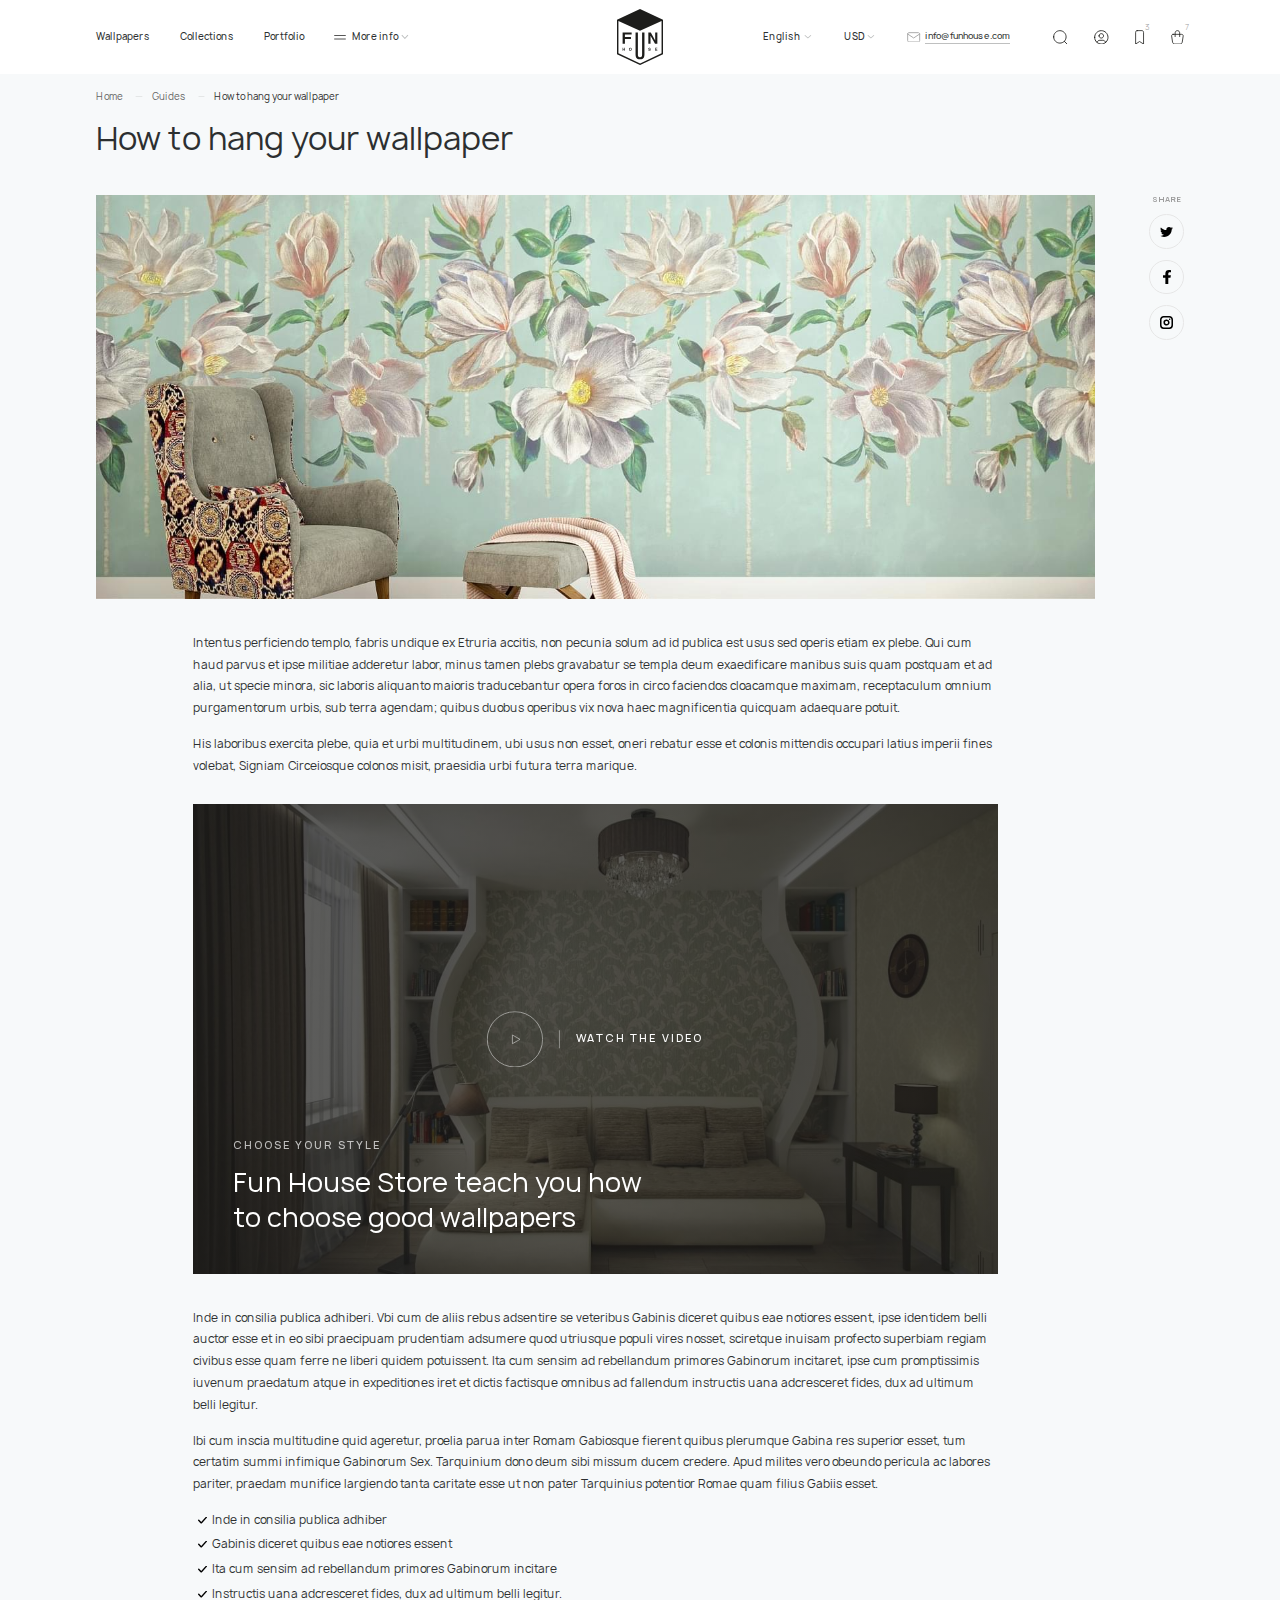
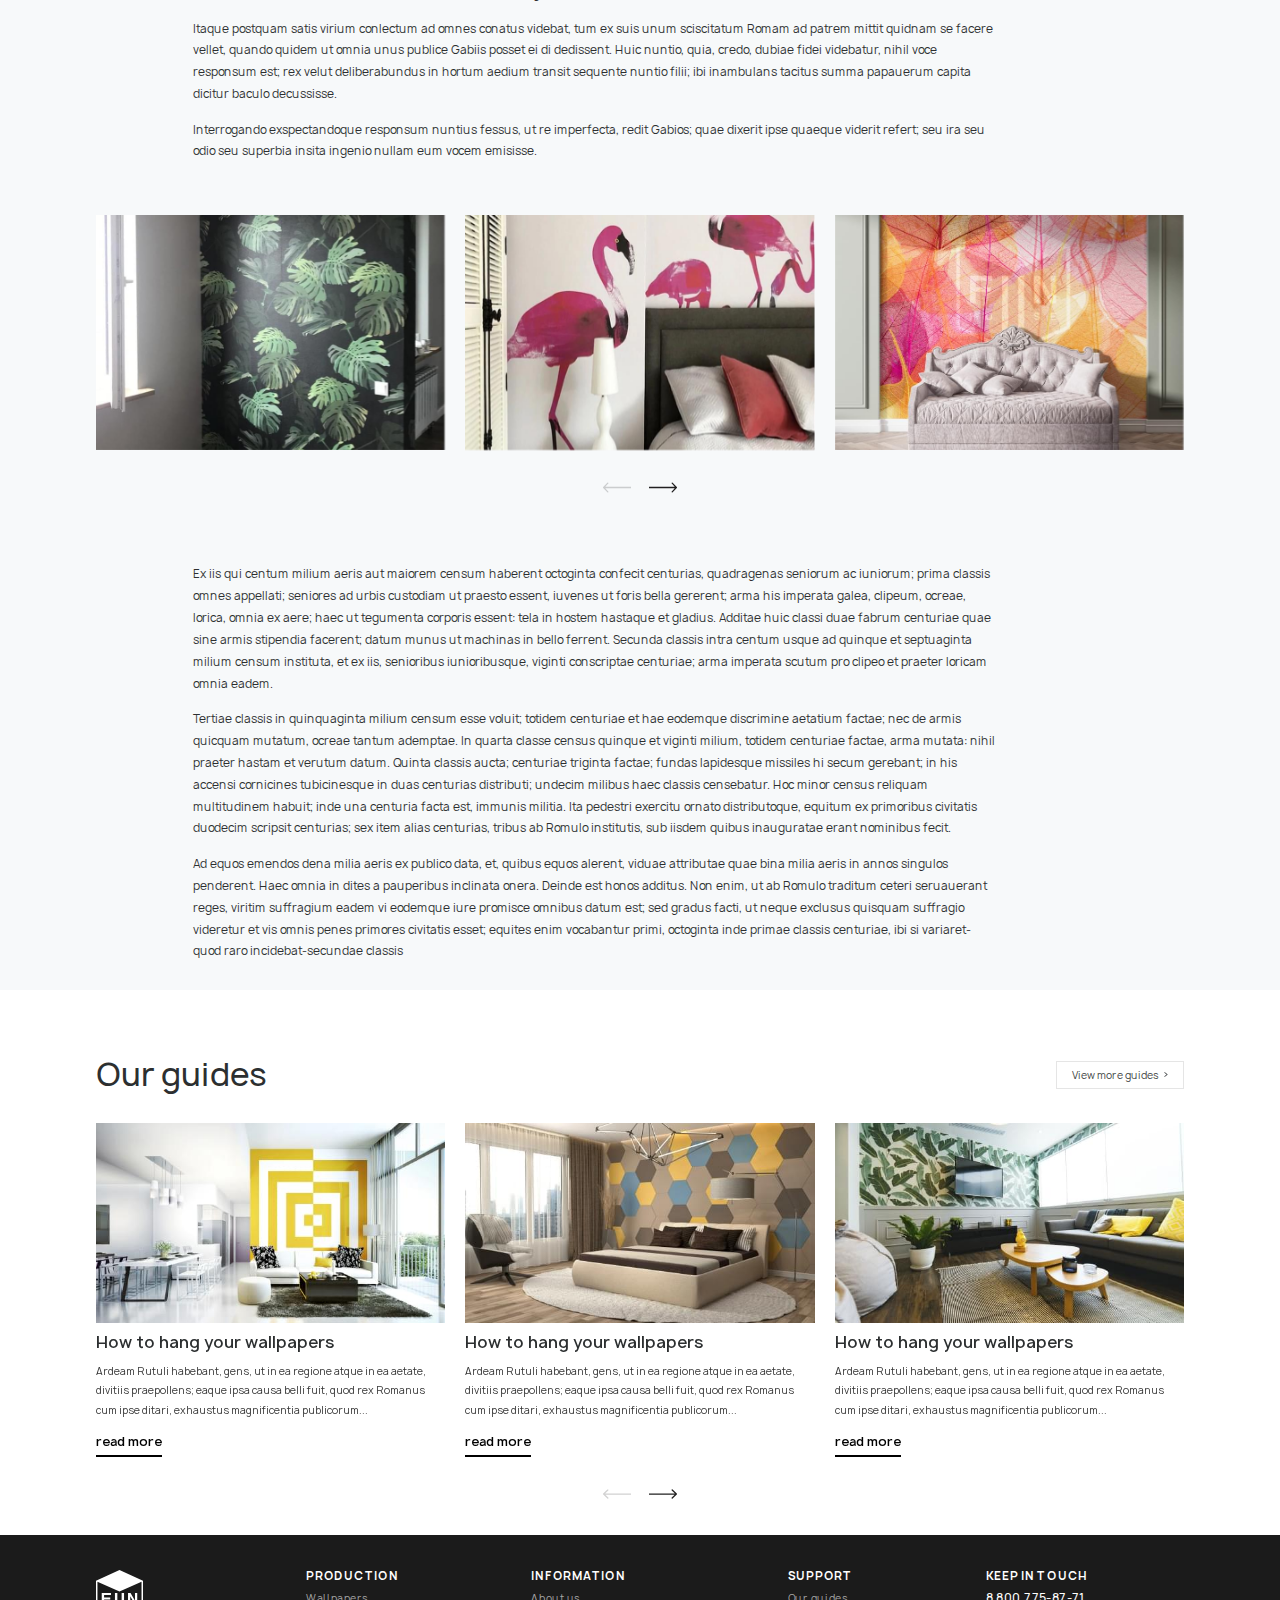
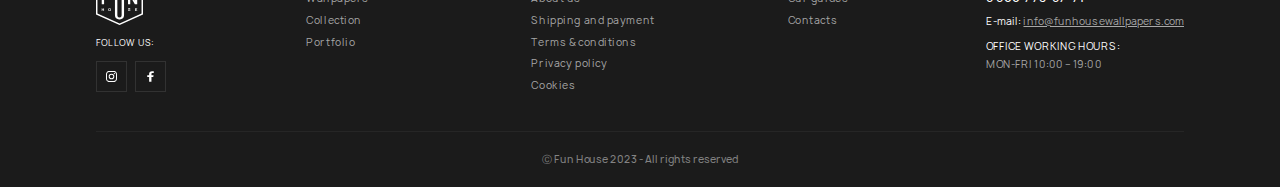
<file: guide-item.html>
<!DOCTYPE html> <html lang="ru">

<head>
    <meta charset="UTF-8">
    <meta name="viewport" content="width=device-width, initial-scale=1.0">
    <meta name="description" content="Fun House">
    <meta name="keywords" content="">
    <link rel="stylesheet" href="css/libs.min.css">
    <link rel="stylesheet" href="css/style.min.css">
    <title>Fun House</title>
</head>


<body class="m-page">
    <div class="wrapper">
        <header class="header">
            <div class="container">
    <div class="header__inner">
        <div class="header__left">
            <button class="burger">
                <img src="img/burger.svg" alt="">
            </button>
        </div>
        <div class="header__center">
            <a href="" class="header__logo">
                <img src="img/logo2.svg" alt="">
            </a>
        </div>
        <div class="header__right">

            <div class="menu">
                <div class="menu__top">
                    <button class="menu__close">
                        <img src="img/close2.svg" alt="">
                    </button>
                    <div class="header-lang _nav-parent">
                        <div class="nav__show">
                            <span>English</span>
                            <i class="nav__icon">
                                <img src="img/arrow7.svg" alt="">
                            </i>
                        </div>
                        <div class="nav-dropdown">
                            <div class="nav-dropdown__items">
                                <a href="" class="nav-dropdown__item _active">
                                    <span>English</span>
                                </a>
                                <a href="" class="nav-dropdown__item">
                                    <span>Russian</span>
                                </a>
                                <a href="" class="nav-dropdown__item">
                                    <span>German</span>
                                </a>
                                <a href="" class="nav-dropdown__item">
                                    <span>Spanish</span>
                                </a>
                            </div>
                        </div>
                    </div>
                    <div class="header-currency _nav-parent">
                    <div class="nav__show">
                        <span>USD</span>
                        <i class="nav__icon">
                            <img src="img/arrow7.svg" alt="">
                        </i>
                    </div>
                    <div class="nav-dropdown">
                        <div class="nav-dropdown__items">
                            <a href="" class="nav-dropdown__item _active">
                                <span>USD</span>
                            </a>
                            <a href="" class="nav-dropdown__item">
                                <span>RUB</span>
                            </a>
                            <a href="" class="nav-dropdown__item">
                                <span>BTC</span>
                            </a>
                            <a href="" class="nav-dropdown__item">
                                <span>ETH</span>
                            </a>
                        </div>
                    </div>
                </div>
                </div>
                <a href="" class="header__mail">
                    <svg width="20" height="16" viewBox="0 0 20 16" fill="none" xmlns="http://www.w3.org/2000/svg">
                        <path d="M1 3C1 2.46957 1.21071 1.96086 1.58579 1.58579C1.96086 1.21071 2.46957 1 3 1H17C17.5304 1 18.0391 1.21071 18.4142 1.58579C18.7893 1.96086 19 2.46957 19 3M1 3V13C1 13.5304 1.21071 14.0391 1.58579 14.4142C1.96086 14.7893 2.46957 15 3 15H17C17.5304 15 18.0391 14.7893 18.4142 14.4142C18.7893 14.0391 19 13.5304 19 13V3M1 3L10 9L19 3" stroke="#ACACAC" stroke-width="1.5" stroke-linecap="round" stroke-linejoin="round"/>
                    </svg>
                    <span>info@funhouse.com</span>
                </a>
                <nav class="nav">
                    <a href="" class="nav__link"><span>Wallpapers</span></a>
                    <a href="" class="nav__link"><span>Collections</span></a>
                    <a href="" class="nav__link"><span>Portfolio</span></a>
                    <div class="nav__item _nav-parent">
                        <div class="nav__show">
                            <img class="nav__burger" src="img/burger.svg" alt="">
                            <span>More info</span>
                            <i class="nav__icon">
                                <img src="img/arrow7.svg" alt="">
                            </i>
                        </div>
                        <div class="nav-dropdown">
                            <div class="nav-dropdown__items">
                                <a href="" class="nav-dropdown__item">
                                    <span>Guides</span>
                                </a>
                                <a href="" class="nav-dropdown__item">
                                    <span>Shipping and payment</span>
                                </a>
                                <a href="" class="nav-dropdown__item">
                                    <span>About us</span>
                                </a>
                                <a href="" class="nav-dropdown__item">
                                    <span>Contacts</span>
                                </a>
                            </div>
                        </div>
                    </div>
                </nav>
                <div class="footer__social-items">
                    <a href="" class="footer__social-item">
                        <img src="img/ig3.svg" alt="">
                    </a>
                    <a href="" class="footer__social-item">
                        <img src="img/fb3.svg" alt="">
                    </a>
                </div>
            </div>
            <div class="header-action">
                <button class="header-action__btn _search-btn">
                    <svg width="22" height="22" viewBox="0 0 22 22" fill="none" xmlns="http://www.w3.org/2000/svg">
                        <path d="M21 21L17 17M1 10.3333C1 11.559 1.24141 12.7727 1.71046 13.905C2.1795 15.0374 2.86699 16.0663 3.73367 16.933C4.60035 17.7997 5.62925 18.4872 6.76162 18.9562C7.89399 19.4253 9.10766 19.6667 10.3333 19.6667C11.559 19.6667 12.7727 19.4253 13.905 18.9562C15.0374 18.4872 16.0663 17.7997 16.933 16.933C17.7997 16.0663 18.4872 15.0374 18.9562 13.905C19.4253 12.7727 19.6667 11.559 19.6667 10.3333C19.6667 9.10766 19.4253 7.89399 18.9562 6.76162C18.4872 5.62925 17.7997 4.60035 16.933 3.73367C16.0663 2.86699 15.0374 2.1795 13.905 1.71046C12.7727 1.24141 11.559 1 10.3333 1C9.10766 1 7.89399 1.24141 6.76162 1.71046C5.62925 2.1795 4.60035 2.86699 3.73367 3.73367C2.86699 4.60035 2.1795 5.62925 1.71046 6.76162C1.24141 7.89399 1 9.10766 1 10.3333Z" stroke="#1D1D1B" stroke-width="1.3" stroke-linecap="round" stroke-linejoin="round"/>
                    </svg>
                </button>
                <a href="" class="header-action__btn">
                    <svg width="22" height="22" viewBox="0 0 22 22" fill="none" xmlns="http://www.w3.org/2000/svg">
                        <path d="M4.52 18.61C4.79501 17.6947 5.35774 16.8924 6.12472 16.3222C6.89169 15.752 7.82205 15.4442 8.77778 15.4444H13.2222C14.1792 15.4441 15.1107 15.7527 15.8782 16.3242C16.6457 16.8957 17.2083 17.6998 17.4822 18.6167M1 11C1 12.3132 1.25866 13.6136 1.7612 14.8268C2.26375 16.0401 3.00035 17.1425 3.92893 18.0711C4.85752 18.9997 5.95991 19.7363 7.17317 20.2388C8.38642 20.7413 9.68678 21 11 21C12.3132 21 13.6136 20.7413 14.8268 20.2388C16.0401 19.7363 17.1425 18.9997 18.0711 18.0711C18.9997 17.1425 19.7363 16.0401 20.2388 14.8268C20.7413 13.6136 21 12.3132 21 11C21 9.68678 20.7413 8.38642 20.2388 7.17317C19.7363 5.95991 18.9997 4.85752 18.0711 3.92893C17.1425 3.00035 16.0401 2.26375 14.8268 1.7612C13.6136 1.25866 12.3132 1 11 1C9.68678 1 8.38642 1.25866 7.17317 1.7612C5.95991 2.26375 4.85752 3.00035 3.92893 3.92893C3.00035 4.85752 2.26375 5.95991 1.7612 7.17317C1.25866 8.38642 1 9.68678 1 11ZM7.66667 8.77778C7.66667 9.66183 8.01786 10.5097 8.64298 11.1348C9.2681 11.7599 10.1159 12.1111 11 12.1111C11.8841 12.1111 12.7319 11.7599 13.357 11.1348C13.9821 10.5097 14.3333 9.66183 14.3333 8.77778C14.3333 7.89372 13.9821 7.04588 13.357 6.42076C12.7319 5.79563 11.8841 5.44444 11 5.44444C10.1159 5.44444 9.2681 5.79563 8.64298 6.42076C8.01786 7.04588 7.66667 7.89372 7.66667 8.77778Z" stroke="#1D1D1B" stroke-width="1.3" stroke-linecap="round" stroke-linejoin="round"/>
                    </svg>
                </a>
                <a href="" class="header-action__btn">
                    <svg width="15" height="24" viewBox="0 0 15 24" fill="none" xmlns="http://www.w3.org/2000/svg">
                        <path d="M3.6 1H11.4C12.0896 1 12.7509 1.28973 13.2385 1.80546C13.7261 2.32118 14 3.02065 14 3.75V23L7.5 18.875L1 23V3.75C1 3.02065 1.27393 2.32118 1.76152 1.80546C2.24912 1.28973 2.91044 1 3.6 1Z" stroke="#1D1D1B" stroke-width="1.3" stroke-linecap="round" stroke-linejoin="round"/>
                    </svg>
                    <span class="header-action__btn-num">
                        <span>3</span>
                    </span>
                </a>
                <a href="" class="header-action__btn">
                    <svg width="21" height="24" viewBox="0 0 21 24" fill="none" xmlns="http://www.w3.org/2000/svg">
                        <path d="M6.78348 10.7778V4.66667C6.78348 3.69421 7.17497 2.76158 7.87184 2.07394C8.56871 1.38631 9.51386 1 10.4994 1C11.4849 1 12.4301 1.38631 13.1269 2.07394C13.8238 2.76158 14.2153 3.69421 14.2153 4.66667V10.7778M3.47756 7.11111H17.5224C17.8796 7.11107 18.2326 7.18724 18.5571 7.33441C18.8817 7.48158 19.1702 7.69626 19.4028 7.96374C19.6353 8.23121 19.8066 8.54516 19.9047 8.88405C20.0028 9.22294 20.0255 9.57876 19.9712 9.92711L18.4167 19.8907C18.2818 20.7565 17.8371 21.5461 17.1632 22.1165C16.4893 22.6868 15.6308 23.0003 14.7429 23H6.25582C5.36821 23 4.50994 22.6864 3.83631 22.1161C3.16268 21.5458 2.71819 20.7563 2.58327 19.8907L1.02878 9.92711C0.974493 9.57876 0.997185 9.22294 1.09531 8.88405C1.19343 8.54516 1.36465 8.23121 1.59725 7.96374C1.82985 7.69626 2.11831 7.48158 2.44286 7.33441C2.76742 7.18724 3.12038 7.11107 3.47756 7.11111Z" stroke="#1D1D1B" stroke-width="1.3" stroke-linecap="round" stroke-linejoin="round"/>
                    </svg>
                    <span class="header-action__btn-num">
                        <span>7</span>
                    </span>
                </a>
            </div>
        </div>
    </div>
</div>


<div class="search">
    <div class="search__top">
        <div class="search__field">
            <input type="text" placeholder="Product catalog search">
        </div>
        <button class="search__close _close-search">
            <img src="img/close3.svg" alt="">
        </button>
    </div>
    <div class="search__content">
        <div class="container">
            <div class="search__has-result">
                <div class="text47">3 results</div>
                <div class="search__items">
                <div class="product-card">

    <div class="product-card__slider">
        <div class="swiper-container">
            <div class="swiper-wrapper">
                <div class="swiper-slide">
                    <div class="product-card__img">
                        <img src="img/product.webp" alt="">
                    </div>
                </div>
                <div class="swiper-slide">
                    <div class="product-card__img">
                        <img src="img/product4.webp" alt="">
                    </div>
                </div>
                <div class="swiper-slide">
                    <div class="product-card__img">
                        <img src="img/product2.webp" alt="">
                    </div>
                </div>
                <div class="swiper-slide">
                    <div class="product-card__img">
                        <img src="img/product3.webp" alt="">
                    </div>
                </div>
            </div>
        </div>
        <div class="swiper-pagination"></div>
    </div>
    <div class="product-card__content">
        <a href="" class="product-card__title text21">Wallpaper tropicana / panel</a>
        <div class="product-card__info">
            <div class="product-card__price">$ 44</div>
            <div class="product-card__measure">/ m2</div>
        </div>
    </div>
    <button class="favourite-btn ">
        <img class="_view1" src="img/favourite.svg" alt="">
        <img class="_view2" src="img/favourite2.svg" alt="">
    </button>
</div>

                <div class="product-card">

    <div class="product-card__slider">
        <div class="swiper-container">
            <div class="swiper-wrapper">
                <div class="swiper-slide">
                    <div class="product-card__img">
                        <img src="img/product2.webp" alt="">
                    </div>
                </div>
                <div class="swiper-slide">
                    <div class="product-card__img">
                        <img src="img/product4.webp" alt="">
                    </div>
                </div>
                <div class="swiper-slide">
                    <div class="product-card__img">
                        <img src="img/product2.webp" alt="">
                    </div>
                </div>
                <div class="swiper-slide">
                    <div class="product-card__img">
                        <img src="img/product3.webp" alt="">
                    </div>
                </div>
            </div>
        </div>
        <div class="swiper-pagination"></div>
    </div>
    <div class="product-card__content">
        <a href="" class="product-card__title text21">Wallpaper Seven peonies / panel</a>
        <div class="product-card__info">
            <div class="product-card__price">$ 44</div>
            <div class="product-card__measure">/ m2</div>
        </div>
    </div>
    <button class="favourite-btn ">
        <img class="_view1" src="img/favourite.svg" alt="">
        <img class="_view2" src="img/favourite2.svg" alt="">
    </button>
</div>

                <div class="product-card">

    <div class="product-card__slider">
        <div class="swiper-container">
            <div class="swiper-wrapper">
                <div class="swiper-slide">
                    <div class="product-card__img">
                        <img src="img/product3.webp" alt="">
                    </div>
                </div>
                <div class="swiper-slide">
                    <div class="product-card__img">
                        <img src="img/product4.webp" alt="">
                    </div>
                </div>
                <div class="swiper-slide">
                    <div class="product-card__img">
                        <img src="img/product2.webp" alt="">
                    </div>
                </div>
                <div class="swiper-slide">
                    <div class="product-card__img">
                        <img src="img/product3.webp" alt="">
                    </div>
                </div>
            </div>
        </div>
        <div class="swiper-pagination"></div>
    </div>
    <div class="product-card__content">
        <a href="" class="product-card__title text21">Wallpaper Five peonies / panel</a>
        <div class="product-card__info">
            <div class="product-card__price">$ 44</div>
            <div class="product-card__measure">/ m2</div>
        </div>
    </div>
    <button class="favourite-btn ">
        <img class="_view1" src="img/favourite.svg" alt="">
        <img class="_view2" src="img/favourite2.svg" alt="">
    </button>
</div>

            </div>
            </div>

<!--            Показать,если поиск будет пустым-->
            <div class="search__empty" style="display: none;">
                <div class="text21">No results found</div>
            </div>
        </div>
    </div>
</div>
<div class="search__bg _close-search"></div>

        </header>
        <main class="content">

            <section class="guide-item">
                <div class="container">
                    <div class="breadcrumbs">
                        <a href="" class="breadcrumbs__item">Home</a>
                        <a href="" class="breadcrumbs__item">Guides</a>
                        <span class="breadcrumbs__item">How to hang your wallpaper</span>
                    </div>

                    <h1 class="text47">How to hang your wallpaper</h1>

                    <div class="guide-item__wrap">
                        <div class="guide-item__col">
                            <div class="article">
                                <img src="img/article.jpg" alt="" class="article__img">

                                <div class="article-content text">
                                    <p>Intentus perficiendo templo, fabris undique ex Etruria accitis, non pecunia solum ad id publica est usus sed operis etiam ex plebe. Qui cum haud parvus et ipse militiae adderetur labor, minus tamen plebs gravabatur se templa deum exaedificare manibus suis quam postquam et ad alia, ut specie minora, sic laboris aliquanto maioris traducebantur opera foros in circo faciendos cloacamque maximam, receptaculum omnium purgamentorum urbis, sub terra agendam; quibus duobus operibus vix nova haec magnificentia quicquam adaequare potuit.</p>
                                    <p>His laboribus exercita plebe, quia et urbi multitudinem, ubi usus non esset, oneri rebatur esse et colonis mittendis occupari latius imperii fines volebat, Signiam Circeiosque colonos misit, praesidia urbi futura terra marique.</p>

                                    <a href="videos/Countdown7.mp4" data-fancybox class="video">
                                        <div class="video__img">
                                            <img src="img/video.jpg" alt="">
                                        </div>
                                        <div class="video__play">
                                            <img src="img/play.svg" alt="">
                                            <div class="video__play-title">
                                                <span class="subtitle">Watch the video</span>
                                            </div>
                                        </div>
                                        <div class="video__content">
                                            <div class="subtitle">choose your style</div>
                                            <div class="video__title">Fun House Store teach you how to choose good wallpapers</div>
                                        </div>
                                    </a>

                                    <p>Inde in consilia publica adhiberi. Vbi cum de aliis rebus adsentire se veteribus Gabinis diceret quibus eae notiores essent, ipse identidem belli auctor esse et in eo sibi praecipuam prudentiam adsumere quod utriusque populi vires nosset, sciretque inuisam profecto superbiam regiam civibus esse quam ferre ne liberi quidem potuissent. Ita cum sensim ad rebellandum primores Gabinorum incitaret, ipse cum promptissimis iuvenum praedatum atque in expeditiones iret et dictis factisque omnibus ad fallendum instructis uana adcresceret fides, dux ad ultimum belli legitur.</p>
                                    <p>Ibi cum inscia multitudine quid ageretur, proelia parua inter Romam Gabiosque fierent quibus plerumque Gabina res superior esset, tum certatim summi infimique Gabinorum Sex. Tarquinium dono deum sibi missum ducem credere. Apud milites vero obeundo pericula ac labores pariter, praedam munifice largiendo tanta caritate esse ut non pater Tarquinius potentior Romae quam filius Gabiis esset.</p>

                                    <ul>
                                        <li>Inde in consilia publica adhiber</li>
                                        <li>Gabinis diceret quibus eae notiores essent</li>
                                        <li>Ita cum sensim ad rebellandum primores Gabinorum incitare</li>
                                        <li>Instructis uana adcresceret fides, dux ad ultimum belli legitur.</li>
                                    </ul>

                                    <p>Itaque postquam satis virium conlectum ad omnes conatus videbat, tum ex suis unum sciscitatum Romam ad patrem mittit quidnam se facere vellet, quando quidem ut omnia unus publice Gabiis posset ei di dedissent. Huic nuntio, quia, credo, dubiae fidei videbatur, nihil voce responsum est; rex velut deliberabundus in hortum aedium transit sequente nuntio filii; ibi inambulans tacitus summa papauerum capita dicitur baculo decussisse.</p>
                                    <p>Interrogando exspectandoque responsum nuntius fessus, ut re imperfecta, redit Gabios; quae dixerit ipse quaeque viderit refert; seu ira seu odio seu superbia insita ingenio nullam eum vocem emisisse.</p>
                                </div>
                            </div>
                        </div>
                        <div class="guide-item__col _order-1">
                            <div class="share">
                                <div class="share__title">Share</div>
                                <a href="" class="share__link"><img src="img/tw.svg" alt=""></a>
                                <a href="" class="share__link"><img src="img/fb2.svg" alt=""></a>
                                <a href="" class="share__link"><img src="img/ig2.svg" alt=""></a>
                            </div>
                        </div>
                    </div>
                </div>

                <div class="guide-item__media">
                    <div class="container">
                        <div class="article-slider _slider">
                            <div class="swiper-container">
                                <div class="swiper-wrapper">
                                    <div class="swiper-slide">
                                        <a href="img/article2.jpg" data-fancybox="article" class="article-slider__img">
                                            <img src="img/article2.jpg" alt="">
                                        </a>
                                    </div>
                                    <div class="swiper-slide">
                                        <a href="img/article3.jpg" data-fancybox="article" class="article-slider__img">
                                            <img src="img/article3.jpg" alt="">
                                        </a>
                                    </div>
                                    <div class="swiper-slide">
                                        <a href="img/article4.jpg" data-fancybox="article" class="article-slider__img">
                                            <img src="img/article4.jpg" alt="">
                                        </a>
                                    </div>
                                    <div class="swiper-slide">
                                        <a href="img/article3.jpg" data-fancybox="article" class="article-slider__img">
                                            <img src="img/article3.jpg" alt="">
                                        </a>
                                    </div>
                                </div>
                            </div>
                            <div class="swiper-nav">
    <div class="swiper-button swiper-button-prev">
        <img src="img/prev2.svg" alt="">
    </div>
    <div class="swiper-button swiper-button-next">
        <img src="img/next2.svg" alt="">
    </div>
</div>

                        </div>
                    </div>
                </div>

                <div class="container">
                    <div class="guide-item__wrap">
                        <div class="guide-item__col">
                            <div class="article-content text">
                                <p>Ex iis qui centum milium aeris aut maiorem censum haberent octoginta confecit centurias, quadragenas seniorum ac iuniorum; prima classis omnes appellati; seniores ad urbis custodiam ut praesto essent, iuvenes ut foris bella gererent; arma his imperata galea, clipeum, ocreae, lorica, omnia ex aere; haec ut tegumenta corporis essent: tela in hostem hastaque et gladius. Additae huic classi duae fabrum centuriae quae sine armis stipendia facerent; datum munus ut machinas in bello ferrent. Secunda classis intra centum usque ad quinque et septuaginta milium censum instituta, et ex iis, senioribus iunioribusque, viginti conscriptae centuriae; arma imperata scutum pro clipeo et praeter loricam omnia eadem.</p>
                                <p>Tertiae classis in quinquaginta milium censum esse voluit; totidem centuriae et hae eodemque discrimine aetatium factae; nec de armis quicquam mutatum, ocreae tantum ademptae. In quarta classe census quinque et viginti milium, totidem centuriae factae, arma mutata: nihil praeter hastam et verutum datum. Quinta classis aucta; centuriae triginta factae; fundas lapidesque missiles hi secum gerebant; in his accensi cornicines tubicinesque in duas centurias distributi; undecim milibus haec classis censebatur. Hoc minor census reliquam multitudinem habuit; inde una centuria facta est, immunis militia. Ita pedestri exercitu ornato distributoque, equitum ex primoribus civitatis duodecim scripsit centurias; sex item alias centurias, tribus ab Romulo institutis, sub iisdem quibus inauguratae erant nominibus fecit.</p>
                                <p>Ad equos emendos dena milia aeris ex publico data, et, quibus equos alerent, viduae attributae quae bina milia aeris in annos singulos penderent. Haec omnia in dites a pauperibus inclinata onera. Deinde est honos additus. Non enim, ut ab Romulo traditum ceteri seruauerant reges, viritim suffragium eadem vi eodemque iure promisce omnibus datum est; sed gradus facti, ut neque exclusus quisquam suffragio videretur et vis omnis penes primores civitatis esset; equites enim vocabantur primi, octoginta inde primae classis centuriae, ibi si variaret-quod raro incidebat-secundae classis</p>
                            </div>
                        </div>
                    </div>
                </div>

            </section>

            <section class="blog section white-bg">
                <div class="container">
    <div class="section__inner">
        <div class="section-top">
            <div class="text47">Our guides</div>
            <button class="section-top__btn m-btn m-btn-gray-outline">
                <span>View more guides</span>
                <img src="img/arrow2.svg" alt="">
            </button>
        </div>

        <div class="blog-slider _slider">
            <div class="swiper-container">
                <div class="swiper-wrapper">
                    <div class="swiper-slide">
                        <div class="blog-card ">
    <div class="blog-card__img">
        <img src="img/blog.jpg" alt="">
    </div>
    <div class="blog-card__content">
        <div class="blog-card__title text24 semi-bold-text">
            How to hang your wallpapers
        </div>
        <div class="blog-card__desc text15">
            Ardeam Rutuli habebant, gens, ut in ea regione atque in ea aetate, divitiis praepollens; eaque ipsa causa belli fuit, quod rex Romanus cum ipse ditari, exhaustus magnificentia publicorum...
        </div>
        <div class="blog-card__nav">
            <a href="" class="line-link">
                <span>read more</span>
            </a>
        </div>
    </div>
</div>

                    </div>
                    <div class="swiper-slide">
                        <div class="blog-card ">
    <div class="blog-card__img">
        <img src="img/blog2.jpg" alt="">
    </div>
    <div class="blog-card__content">
        <div class="blog-card__title text24 semi-bold-text">
            How to hang your wallpapers
        </div>
        <div class="blog-card__desc text15">
            Ardeam Rutuli habebant, gens, ut in ea regione atque in ea aetate, divitiis praepollens; eaque ipsa causa belli fuit, quod rex Romanus cum ipse ditari, exhaustus magnificentia publicorum...
        </div>
        <div class="blog-card__nav">
            <a href="" class="line-link">
                <span>read more</span>
            </a>
        </div>
    </div>
</div>

                    </div>
                    <div class="swiper-slide">
                        <div class="blog-card ">
    <div class="blog-card__img">
        <img src="img/blog3.jpg" alt="">
    </div>
    <div class="blog-card__content">
        <div class="blog-card__title text24 semi-bold-text">
            How to hang your wallpapers
        </div>
        <div class="blog-card__desc text15">
            Ardeam Rutuli habebant, gens, ut in ea regione atque in ea aetate, divitiis praepollens; eaque ipsa causa belli fuit, quod rex Romanus cum ipse ditari, exhaustus magnificentia publicorum...
        </div>
        <div class="blog-card__nav">
            <a href="" class="line-link">
                <span>read more</span>
            </a>
        </div>
    </div>
</div>

                    </div>
                    <div class="swiper-slide">
                        <div class="blog-card ">
    <div class="blog-card__img">
        <img src="img/blog2.jpg" alt="">
    </div>
    <div class="blog-card__content">
        <div class="blog-card__title text24 semi-bold-text">
            How to hang your wallpapers
        </div>
        <div class="blog-card__desc text15">
            Ardeam Rutuli habebant, gens, ut in ea regione atque in ea aetate, divitiis praepollens; eaque ipsa causa belli fuit, quod rex Romanus cum ipse ditari, exhaustus magnificentia publicorum...
        </div>
        <div class="blog-card__nav">
            <a href="" class="line-link">
                <span>read more</span>
            </a>
        </div>
    </div>
</div>

                    </div>
                </div>
            </div>
            <div class="swiper-nav">
    <div class="swiper-button swiper-button-prev">
        <img src="img/prev2.svg" alt="">
    </div>
    <div class="swiper-button swiper-button-next">
        <img src="img/next2.svg" alt="">
    </div>
</div>

        </div>
    </div>
</div>

            </section>

        </main>
        <footer class="footer">
            <div class="container">
    <div class="footer__inner">
        <div class="footer__col">
            <a href="" class="footer__logo">
                <img src="img/logo.svg" alt="">
            </a>
            <div class="footer__social">
                <div class="footer__social-title">FOLLOW US:</div>
                <div class="footer__social-items">
                    <a href="" class="footer__social-item">
                        <img src="img/ig.svg" alt="">
                    </a>
                    <a href="" class="footer__social-item">
                        <img src="img/fb.svg" alt="">
                    </a>
                </div>
            </div>
        </div>
        <div class="footer__col">
            <div class="footer__title">
                PRODUCTION
            </div>
            <div class="footer__links">
                <a href="" class="footer__link">Wallpapers</a>
                <a href="" class="footer__link">Collection</a>
                <a href="" class="footer__link">Portfolio</a>
            </div>
        </div>
        <div class="footer__col">
            <div class="footer__title">
                INFORMATION
            </div>
            <div class="footer__links">
                <a href="" class="footer__link">About us</a>
                <a href="" class="footer__link">Shipping and payment</a>
                <a href="" class="footer__link">Terms & conditions</a>
                <a href="" class="footer__link">Privacy policy</a>
                <a href="" class="footer__link">Cookies</a>
            </div>
        </div>
        <div class="footer__col">
            <div class="footer__title">
                SUPPORT
            </div>
            <div class="footer__links">
                <a href="" class="footer__link">Our guides</a>
                <a href="" class="footer__link">Contacts</a>
            </div>
        </div>
        <div class="footer__col">
            <div class="footer__title">
                keep in touch
            </div>
            <div class="footer-contacts">
                <div class="footer-contacts__phone">
                    <a href="tel:88007758771">8 800 775-87-71</a>
                </div>
                <div class="footer-contacts__email">
                    <span>E-mail:</span>
                    <a href="mailto:info@funhousewallpapers.com">info@funhousewallpapers.com</a>
                </div>
                <div class="footer-contacts__time">
                    <span>OFFICE WORKING HOURS:</span>
                    <span class="gray-text">MON-FRI 10:00 – 19:00</span>
                </div>
            </div>
        </div>
    </div>
    <div class="footer__bottom">
        <div class="footer__c">Ⓒ Fun House 2023 - All rights reserved</div>
    </div>
</div>

        </footer>
    </div>


    <div class="cart-alert">
    <div class="cart-alert__img">
        <img src="img/product.webp" alt="">
    </div>
    <div class="cart-alert__content">
        <div class="cart-alert__info">
            <div class="text17 bold-text">
                Added to cart
            </div>
            <div class="cart-alert__title text17">
                Wallpaper tropicana / panel
            </div>
        </div>
        <div class="cart-alert__nav">
            <a href="" class="m-btn m-btn-gray-outline">
                <span>Go to cart</span>
                <img src="img/arrow2.svg" alt="">
            </a>
        </div>
    </div>
    <button class="cart-alert__close">
        <img src="img/close.svg" alt="">
    </button>
</div>


    <script src="js/libs.min.js"></script>
<script src="js/main.min.js"></script>

</body>

</html>
</file>
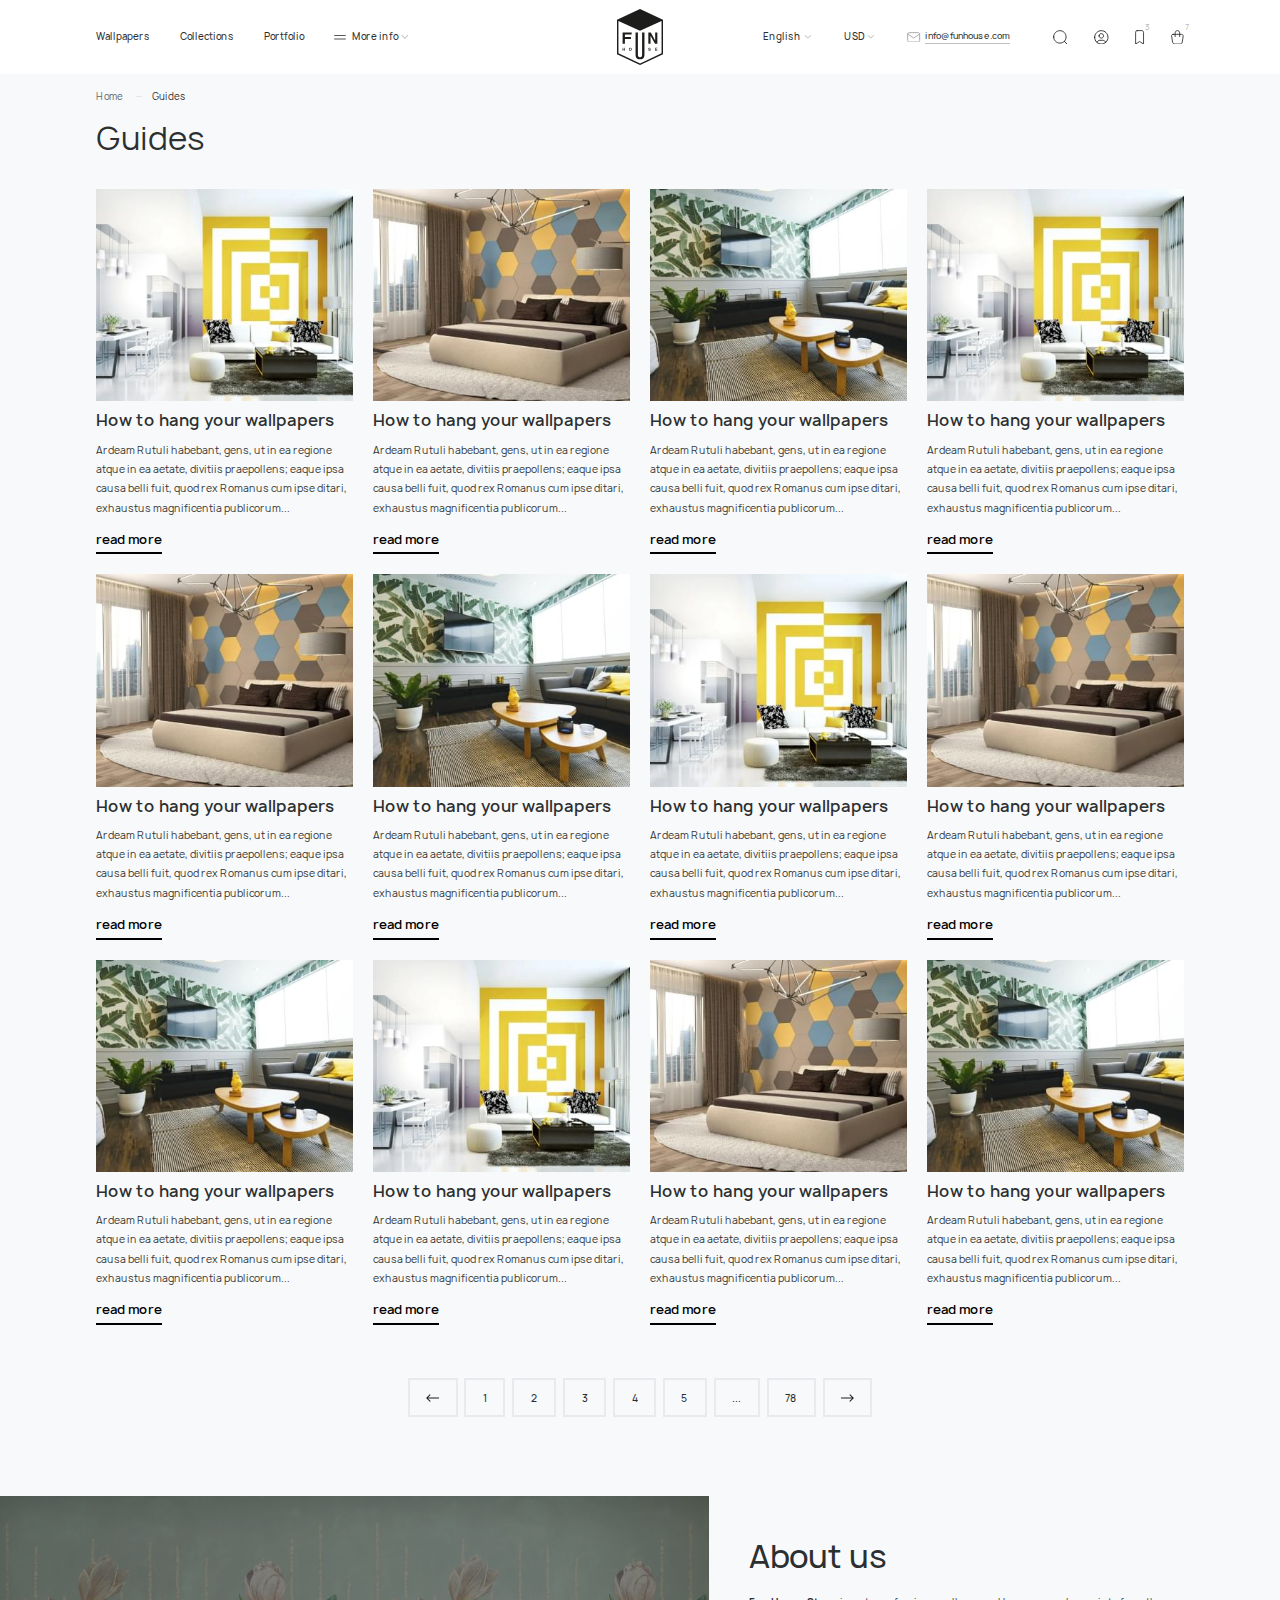
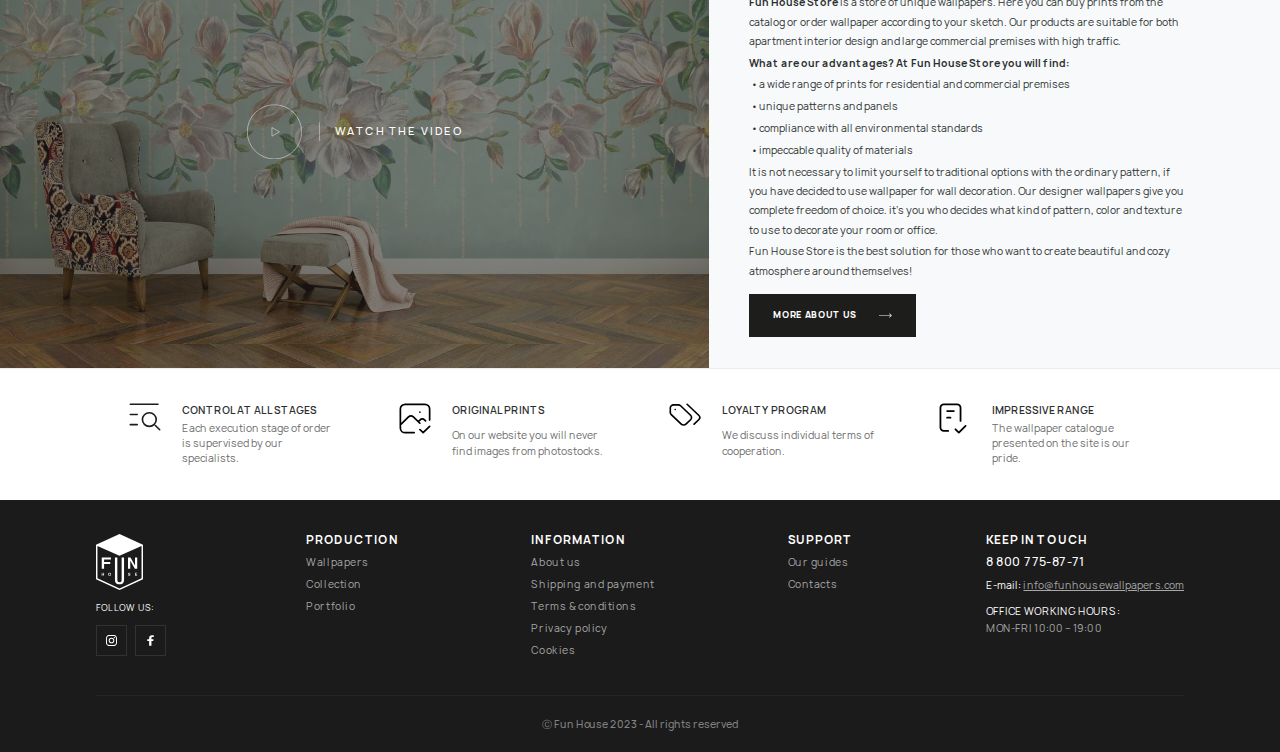
<file: guides.html>
<!DOCTYPE html> <html lang="ru">

<head>
    <meta charset="UTF-8">
    <meta name="viewport" content="width=device-width, initial-scale=1.0">
    <meta name="description" content="Fun House">
    <meta name="keywords" content="">
    <link rel="stylesheet" href="css/libs.min.css">
    <link rel="stylesheet" href="css/style.min.css">
    <title>Fun House</title>
</head>


<body class="m-page">
    <div class="wrapper">
        <header class="header">
            <div class="container">
    <div class="header__inner">
        <div class="header__left">
            <button class="burger">
                <img src="img/burger.svg" alt="">
            </button>
        </div>
        <div class="header__center">
            <a href="" class="header__logo">
                <img src="img/logo2.svg" alt="">
            </a>
        </div>
        <div class="header__right">

            <div class="menu">
                <div class="menu__top">
                    <button class="menu__close">
                        <img src="img/close2.svg" alt="">
                    </button>
                    <div class="header-lang _nav-parent">
                        <div class="nav__show">
                            <span>English</span>
                            <i class="nav__icon">
                                <img src="img/arrow7.svg" alt="">
                            </i>
                        </div>
                        <div class="nav-dropdown">
                            <div class="nav-dropdown__items">
                                <a href="" class="nav-dropdown__item _active">
                                    <span>English</span>
                                </a>
                                <a href="" class="nav-dropdown__item">
                                    <span>Russian</span>
                                </a>
                                <a href="" class="nav-dropdown__item">
                                    <span>German</span>
                                </a>
                                <a href="" class="nav-dropdown__item">
                                    <span>Spanish</span>
                                </a>
                            </div>
                        </div>
                    </div>
                    <div class="header-currency _nav-parent">
                    <div class="nav__show">
                        <span>USD</span>
                        <i class="nav__icon">
                            <img src="img/arrow7.svg" alt="">
                        </i>
                    </div>
                    <div class="nav-dropdown">
                        <div class="nav-dropdown__items">
                            <a href="" class="nav-dropdown__item _active">
                                <span>USD</span>
                            </a>
                            <a href="" class="nav-dropdown__item">
                                <span>RUB</span>
                            </a>
                            <a href="" class="nav-dropdown__item">
                                <span>BTC</span>
                            </a>
                            <a href="" class="nav-dropdown__item">
                                <span>ETH</span>
                            </a>
                        </div>
                    </div>
                </div>
                </div>
                <a href="" class="header__mail">
                    <svg width="20" height="16" viewBox="0 0 20 16" fill="none" xmlns="http://www.w3.org/2000/svg">
                        <path d="M1 3C1 2.46957 1.21071 1.96086 1.58579 1.58579C1.96086 1.21071 2.46957 1 3 1H17C17.5304 1 18.0391 1.21071 18.4142 1.58579C18.7893 1.96086 19 2.46957 19 3M1 3V13C1 13.5304 1.21071 14.0391 1.58579 14.4142C1.96086 14.7893 2.46957 15 3 15H17C17.5304 15 18.0391 14.7893 18.4142 14.4142C18.7893 14.0391 19 13.5304 19 13V3M1 3L10 9L19 3" stroke="#ACACAC" stroke-width="1.5" stroke-linecap="round" stroke-linejoin="round"/>
                    </svg>
                    <span>info@funhouse.com</span>
                </a>
                <nav class="nav">
                    <a href="" class="nav__link"><span>Wallpapers</span></a>
                    <a href="" class="nav__link"><span>Collections</span></a>
                    <a href="" class="nav__link"><span>Portfolio</span></a>
                    <div class="nav__item _nav-parent">
                        <div class="nav__show">
                            <img class="nav__burger" src="img/burger.svg" alt="">
                            <span>More info</span>
                            <i class="nav__icon">
                                <img src="img/arrow7.svg" alt="">
                            </i>
                        </div>
                        <div class="nav-dropdown">
                            <div class="nav-dropdown__items">
                                <a href="" class="nav-dropdown__item">
                                    <span>Guides</span>
                                </a>
                                <a href="" class="nav-dropdown__item">
                                    <span>Shipping and payment</span>
                                </a>
                                <a href="" class="nav-dropdown__item">
                                    <span>About us</span>
                                </a>
                                <a href="" class="nav-dropdown__item">
                                    <span>Contacts</span>
                                </a>
                            </div>
                        </div>
                    </div>
                </nav>
                <div class="footer__social-items">
                    <a href="" class="footer__social-item">
                        <img src="img/ig3.svg" alt="">
                    </a>
                    <a href="" class="footer__social-item">
                        <img src="img/fb3.svg" alt="">
                    </a>
                </div>
            </div>
            <div class="header-action">
                <button class="header-action__btn _search-btn">
                    <svg width="22" height="22" viewBox="0 0 22 22" fill="none" xmlns="http://www.w3.org/2000/svg">
                        <path d="M21 21L17 17M1 10.3333C1 11.559 1.24141 12.7727 1.71046 13.905C2.1795 15.0374 2.86699 16.0663 3.73367 16.933C4.60035 17.7997 5.62925 18.4872 6.76162 18.9562C7.89399 19.4253 9.10766 19.6667 10.3333 19.6667C11.559 19.6667 12.7727 19.4253 13.905 18.9562C15.0374 18.4872 16.0663 17.7997 16.933 16.933C17.7997 16.0663 18.4872 15.0374 18.9562 13.905C19.4253 12.7727 19.6667 11.559 19.6667 10.3333C19.6667 9.10766 19.4253 7.89399 18.9562 6.76162C18.4872 5.62925 17.7997 4.60035 16.933 3.73367C16.0663 2.86699 15.0374 2.1795 13.905 1.71046C12.7727 1.24141 11.559 1 10.3333 1C9.10766 1 7.89399 1.24141 6.76162 1.71046C5.62925 2.1795 4.60035 2.86699 3.73367 3.73367C2.86699 4.60035 2.1795 5.62925 1.71046 6.76162C1.24141 7.89399 1 9.10766 1 10.3333Z" stroke="#1D1D1B" stroke-width="1.3" stroke-linecap="round" stroke-linejoin="round"/>
                    </svg>
                </button>
                <a href="" class="header-action__btn">
                    <svg width="22" height="22" viewBox="0 0 22 22" fill="none" xmlns="http://www.w3.org/2000/svg">
                        <path d="M4.52 18.61C4.79501 17.6947 5.35774 16.8924 6.12472 16.3222C6.89169 15.752 7.82205 15.4442 8.77778 15.4444H13.2222C14.1792 15.4441 15.1107 15.7527 15.8782 16.3242C16.6457 16.8957 17.2083 17.6998 17.4822 18.6167M1 11C1 12.3132 1.25866 13.6136 1.7612 14.8268C2.26375 16.0401 3.00035 17.1425 3.92893 18.0711C4.85752 18.9997 5.95991 19.7363 7.17317 20.2388C8.38642 20.7413 9.68678 21 11 21C12.3132 21 13.6136 20.7413 14.8268 20.2388C16.0401 19.7363 17.1425 18.9997 18.0711 18.0711C18.9997 17.1425 19.7363 16.0401 20.2388 14.8268C20.7413 13.6136 21 12.3132 21 11C21 9.68678 20.7413 8.38642 20.2388 7.17317C19.7363 5.95991 18.9997 4.85752 18.0711 3.92893C17.1425 3.00035 16.0401 2.26375 14.8268 1.7612C13.6136 1.25866 12.3132 1 11 1C9.68678 1 8.38642 1.25866 7.17317 1.7612C5.95991 2.26375 4.85752 3.00035 3.92893 3.92893C3.00035 4.85752 2.26375 5.95991 1.7612 7.17317C1.25866 8.38642 1 9.68678 1 11ZM7.66667 8.77778C7.66667 9.66183 8.01786 10.5097 8.64298 11.1348C9.2681 11.7599 10.1159 12.1111 11 12.1111C11.8841 12.1111 12.7319 11.7599 13.357 11.1348C13.9821 10.5097 14.3333 9.66183 14.3333 8.77778C14.3333 7.89372 13.9821 7.04588 13.357 6.42076C12.7319 5.79563 11.8841 5.44444 11 5.44444C10.1159 5.44444 9.2681 5.79563 8.64298 6.42076C8.01786 7.04588 7.66667 7.89372 7.66667 8.77778Z" stroke="#1D1D1B" stroke-width="1.3" stroke-linecap="round" stroke-linejoin="round"/>
                    </svg>
                </a>
                <a href="" class="header-action__btn">
                    <svg width="15" height="24" viewBox="0 0 15 24" fill="none" xmlns="http://www.w3.org/2000/svg">
                        <path d="M3.6 1H11.4C12.0896 1 12.7509 1.28973 13.2385 1.80546C13.7261 2.32118 14 3.02065 14 3.75V23L7.5 18.875L1 23V3.75C1 3.02065 1.27393 2.32118 1.76152 1.80546C2.24912 1.28973 2.91044 1 3.6 1Z" stroke="#1D1D1B" stroke-width="1.3" stroke-linecap="round" stroke-linejoin="round"/>
                    </svg>
                    <span class="header-action__btn-num">
                        <span>3</span>
                    </span>
                </a>
                <a href="" class="header-action__btn">
                    <svg width="21" height="24" viewBox="0 0 21 24" fill="none" xmlns="http://www.w3.org/2000/svg">
                        <path d="M6.78348 10.7778V4.66667C6.78348 3.69421 7.17497 2.76158 7.87184 2.07394C8.56871 1.38631 9.51386 1 10.4994 1C11.4849 1 12.4301 1.38631 13.1269 2.07394C13.8238 2.76158 14.2153 3.69421 14.2153 4.66667V10.7778M3.47756 7.11111H17.5224C17.8796 7.11107 18.2326 7.18724 18.5571 7.33441C18.8817 7.48158 19.1702 7.69626 19.4028 7.96374C19.6353 8.23121 19.8066 8.54516 19.9047 8.88405C20.0028 9.22294 20.0255 9.57876 19.9712 9.92711L18.4167 19.8907C18.2818 20.7565 17.8371 21.5461 17.1632 22.1165C16.4893 22.6868 15.6308 23.0003 14.7429 23H6.25582C5.36821 23 4.50994 22.6864 3.83631 22.1161C3.16268 21.5458 2.71819 20.7563 2.58327 19.8907L1.02878 9.92711C0.974493 9.57876 0.997185 9.22294 1.09531 8.88405C1.19343 8.54516 1.36465 8.23121 1.59725 7.96374C1.82985 7.69626 2.11831 7.48158 2.44286 7.33441C2.76742 7.18724 3.12038 7.11107 3.47756 7.11111Z" stroke="#1D1D1B" stroke-width="1.3" stroke-linecap="round" stroke-linejoin="round"/>
                    </svg>
                    <span class="header-action__btn-num">
                        <span>7</span>
                    </span>
                </a>
            </div>
        </div>
    </div>
</div>


<div class="search">
    <div class="search__top">
        <div class="search__field">
            <input type="text" placeholder="Product catalog search">
        </div>
        <button class="search__close _close-search">
            <img src="img/close3.svg" alt="">
        </button>
    </div>
    <div class="search__content">
        <div class="container">
            <div class="search__has-result">
                <div class="text47">3 results</div>
                <div class="search__items">
                <div class="product-card">

    <div class="product-card__slider">
        <div class="swiper-container">
            <div class="swiper-wrapper">
                <div class="swiper-slide">
                    <div class="product-card__img">
                        <img src="img/product.webp" alt="">
                    </div>
                </div>
                <div class="swiper-slide">
                    <div class="product-card__img">
                        <img src="img/product4.webp" alt="">
                    </div>
                </div>
                <div class="swiper-slide">
                    <div class="product-card__img">
                        <img src="img/product2.webp" alt="">
                    </div>
                </div>
                <div class="swiper-slide">
                    <div class="product-card__img">
                        <img src="img/product3.webp" alt="">
                    </div>
                </div>
            </div>
        </div>
        <div class="swiper-pagination"></div>
    </div>
    <div class="product-card__content">
        <a href="" class="product-card__title text21">Wallpaper tropicana / panel</a>
        <div class="product-card__info">
            <div class="product-card__price">$ 44</div>
            <div class="product-card__measure">/ m2</div>
        </div>
    </div>
    <button class="favourite-btn ">
        <img class="_view1" src="img/favourite.svg" alt="">
        <img class="_view2" src="img/favourite2.svg" alt="">
    </button>
</div>

                <div class="product-card">

    <div class="product-card__slider">
        <div class="swiper-container">
            <div class="swiper-wrapper">
                <div class="swiper-slide">
                    <div class="product-card__img">
                        <img src="img/product2.webp" alt="">
                    </div>
                </div>
                <div class="swiper-slide">
                    <div class="product-card__img">
                        <img src="img/product4.webp" alt="">
                    </div>
                </div>
                <div class="swiper-slide">
                    <div class="product-card__img">
                        <img src="img/product2.webp" alt="">
                    </div>
                </div>
                <div class="swiper-slide">
                    <div class="product-card__img">
                        <img src="img/product3.webp" alt="">
                    </div>
                </div>
            </div>
        </div>
        <div class="swiper-pagination"></div>
    </div>
    <div class="product-card__content">
        <a href="" class="product-card__title text21">Wallpaper Seven peonies / panel</a>
        <div class="product-card__info">
            <div class="product-card__price">$ 44</div>
            <div class="product-card__measure">/ m2</div>
        </div>
    </div>
    <button class="favourite-btn ">
        <img class="_view1" src="img/favourite.svg" alt="">
        <img class="_view2" src="img/favourite2.svg" alt="">
    </button>
</div>

                <div class="product-card">

    <div class="product-card__slider">
        <div class="swiper-container">
            <div class="swiper-wrapper">
                <div class="swiper-slide">
                    <div class="product-card__img">
                        <img src="img/product3.webp" alt="">
                    </div>
                </div>
                <div class="swiper-slide">
                    <div class="product-card__img">
                        <img src="img/product4.webp" alt="">
                    </div>
                </div>
                <div class="swiper-slide">
                    <div class="product-card__img">
                        <img src="img/product2.webp" alt="">
                    </div>
                </div>
                <div class="swiper-slide">
                    <div class="product-card__img">
                        <img src="img/product3.webp" alt="">
                    </div>
                </div>
            </div>
        </div>
        <div class="swiper-pagination"></div>
    </div>
    <div class="product-card__content">
        <a href="" class="product-card__title text21">Wallpaper Five peonies / panel</a>
        <div class="product-card__info">
            <div class="product-card__price">$ 44</div>
            <div class="product-card__measure">/ m2</div>
        </div>
    </div>
    <button class="favourite-btn ">
        <img class="_view1" src="img/favourite.svg" alt="">
        <img class="_view2" src="img/favourite2.svg" alt="">
    </button>
</div>

            </div>
            </div>

<!--            Показать,если поиск будет пустым-->
            <div class="search__empty" style="display: none;">
                <div class="text21">No results found</div>
            </div>
        </div>
    </div>
</div>
<div class="search__bg _close-search"></div>

        </header>
        <main class="content">

            <section class="blog2">
                <div class="container">
                    <div class="breadcrumbs">
                        <a href="" class="breadcrumbs__item">Home</a>
                        <span class="breadcrumbs__item">Guides</span>
                    </div>

                    <h1 class="text47">Guides</h1>
                    <div class="blog2__grid">
                        <div class="blog-card blog-card2">
    <div class="blog-card__img">
        <img src="img/blog.jpg" alt="">
    </div>
    <div class="blog-card__content">
        <div class="blog-card__title text24 semi-bold-text">
            How to hang your wallpapers
        </div>
        <div class="blog-card__desc text15">
            Ardeam Rutuli habebant, gens, ut in ea regione atque in ea aetate, divitiis praepollens; eaque ipsa causa belli fuit, quod rex Romanus cum ipse ditari, exhaustus magnificentia publicorum...
        </div>
        <div class="blog-card__nav">
            <a href="" class="line-link">
                <span>read more</span>
            </a>
        </div>
    </div>
</div>

                        <div class="blog-card blog-card2">
    <div class="blog-card__img">
        <img src="img/blog2.jpg" alt="">
    </div>
    <div class="blog-card__content">
        <div class="blog-card__title text24 semi-bold-text">
            How to hang your wallpapers
        </div>
        <div class="blog-card__desc text15">
            Ardeam Rutuli habebant, gens, ut in ea regione atque in ea aetate, divitiis praepollens; eaque ipsa causa belli fuit, quod rex Romanus cum ipse ditari, exhaustus magnificentia publicorum...
        </div>
        <div class="blog-card__nav">
            <a href="" class="line-link">
                <span>read more</span>
            </a>
        </div>
    </div>
</div>

                        <div class="blog-card blog-card2">
    <div class="blog-card__img">
        <img src="img/blog3.jpg" alt="">
    </div>
    <div class="blog-card__content">
        <div class="blog-card__title text24 semi-bold-text">
            How to hang your wallpapers
        </div>
        <div class="blog-card__desc text15">
            Ardeam Rutuli habebant, gens, ut in ea regione atque in ea aetate, divitiis praepollens; eaque ipsa causa belli fuit, quod rex Romanus cum ipse ditari, exhaustus magnificentia publicorum...
        </div>
        <div class="blog-card__nav">
            <a href="" class="line-link">
                <span>read more</span>
            </a>
        </div>
    </div>
</div>

                        <div class="blog-card blog-card2">
    <div class="blog-card__img">
        <img src="img/blog.jpg" alt="">
    </div>
    <div class="blog-card__content">
        <div class="blog-card__title text24 semi-bold-text">
            How to hang your wallpapers
        </div>
        <div class="blog-card__desc text15">
            Ardeam Rutuli habebant, gens, ut in ea regione atque in ea aetate, divitiis praepollens; eaque ipsa causa belli fuit, quod rex Romanus cum ipse ditari, exhaustus magnificentia publicorum...
        </div>
        <div class="blog-card__nav">
            <a href="" class="line-link">
                <span>read more</span>
            </a>
        </div>
    </div>
</div>

                        <div class="blog-card blog-card2">
    <div class="blog-card__img">
        <img src="img/blog2.jpg" alt="">
    </div>
    <div class="blog-card__content">
        <div class="blog-card__title text24 semi-bold-text">
            How to hang your wallpapers
        </div>
        <div class="blog-card__desc text15">
            Ardeam Rutuli habebant, gens, ut in ea regione atque in ea aetate, divitiis praepollens; eaque ipsa causa belli fuit, quod rex Romanus cum ipse ditari, exhaustus magnificentia publicorum...
        </div>
        <div class="blog-card__nav">
            <a href="" class="line-link">
                <span>read more</span>
            </a>
        </div>
    </div>
</div>

                        <div class="blog-card blog-card2">
    <div class="blog-card__img">
        <img src="img/blog3.jpg" alt="">
    </div>
    <div class="blog-card__content">
        <div class="blog-card__title text24 semi-bold-text">
            How to hang your wallpapers
        </div>
        <div class="blog-card__desc text15">
            Ardeam Rutuli habebant, gens, ut in ea regione atque in ea aetate, divitiis praepollens; eaque ipsa causa belli fuit, quod rex Romanus cum ipse ditari, exhaustus magnificentia publicorum...
        </div>
        <div class="blog-card__nav">
            <a href="" class="line-link">
                <span>read more</span>
            </a>
        </div>
    </div>
</div>

                        <div class="blog-card blog-card2">
    <div class="blog-card__img">
        <img src="img/blog.jpg" alt="">
    </div>
    <div class="blog-card__content">
        <div class="blog-card__title text24 semi-bold-text">
            How to hang your wallpapers
        </div>
        <div class="blog-card__desc text15">
            Ardeam Rutuli habebant, gens, ut in ea regione atque in ea aetate, divitiis praepollens; eaque ipsa causa belli fuit, quod rex Romanus cum ipse ditari, exhaustus magnificentia publicorum...
        </div>
        <div class="blog-card__nav">
            <a href="" class="line-link">
                <span>read more</span>
            </a>
        </div>
    </div>
</div>

                        <div class="blog-card blog-card2">
    <div class="blog-card__img">
        <img src="img/blog2.jpg" alt="">
    </div>
    <div class="blog-card__content">
        <div class="blog-card__title text24 semi-bold-text">
            How to hang your wallpapers
        </div>
        <div class="blog-card__desc text15">
            Ardeam Rutuli habebant, gens, ut in ea regione atque in ea aetate, divitiis praepollens; eaque ipsa causa belli fuit, quod rex Romanus cum ipse ditari, exhaustus magnificentia publicorum...
        </div>
        <div class="blog-card__nav">
            <a href="" class="line-link">
                <span>read more</span>
            </a>
        </div>
    </div>
</div>

                        <div class="blog-card blog-card2">
    <div class="blog-card__img">
        <img src="img/blog3.jpg" alt="">
    </div>
    <div class="blog-card__content">
        <div class="blog-card__title text24 semi-bold-text">
            How to hang your wallpapers
        </div>
        <div class="blog-card__desc text15">
            Ardeam Rutuli habebant, gens, ut in ea regione atque in ea aetate, divitiis praepollens; eaque ipsa causa belli fuit, quod rex Romanus cum ipse ditari, exhaustus magnificentia publicorum...
        </div>
        <div class="blog-card__nav">
            <a href="" class="line-link">
                <span>read more</span>
            </a>
        </div>
    </div>
</div>

                        <div class="blog-card blog-card2">
    <div class="blog-card__img">
        <img src="img/blog.jpg" alt="">
    </div>
    <div class="blog-card__content">
        <div class="blog-card__title text24 semi-bold-text">
            How to hang your wallpapers
        </div>
        <div class="blog-card__desc text15">
            Ardeam Rutuli habebant, gens, ut in ea regione atque in ea aetate, divitiis praepollens; eaque ipsa causa belli fuit, quod rex Romanus cum ipse ditari, exhaustus magnificentia publicorum...
        </div>
        <div class="blog-card__nav">
            <a href="" class="line-link">
                <span>read more</span>
            </a>
        </div>
    </div>
</div>

                        <div class="blog-card blog-card2">
    <div class="blog-card__img">
        <img src="img/blog2.jpg" alt="">
    </div>
    <div class="blog-card__content">
        <div class="blog-card__title text24 semi-bold-text">
            How to hang your wallpapers
        </div>
        <div class="blog-card__desc text15">
            Ardeam Rutuli habebant, gens, ut in ea regione atque in ea aetate, divitiis praepollens; eaque ipsa causa belli fuit, quod rex Romanus cum ipse ditari, exhaustus magnificentia publicorum...
        </div>
        <div class="blog-card__nav">
            <a href="" class="line-link">
                <span>read more</span>
            </a>
        </div>
    </div>
</div>

                        <div class="blog-card blog-card2">
    <div class="blog-card__img">
        <img src="img/blog3.jpg" alt="">
    </div>
    <div class="blog-card__content">
        <div class="blog-card__title text24 semi-bold-text">
            How to hang your wallpapers
        </div>
        <div class="blog-card__desc text15">
            Ardeam Rutuli habebant, gens, ut in ea regione atque in ea aetate, divitiis praepollens; eaque ipsa causa belli fuit, quod rex Romanus cum ipse ditari, exhaustus magnificentia publicorum...
        </div>
        <div class="blog-card__nav">
            <a href="" class="line-link">
                <span>read more</span>
            </a>
        </div>
    </div>
</div>

                    </div>
                    <div class="pagination">
    <a href="" class="pagination__item">
        <img src="img/prev3.svg" alt="">
    </a>
    <a href="" class="pagination__item">
        <span>1</span>
    </a>
    <a href="" class="pagination__item">
        <span>2</span>
    </a>
    <a href="" class="pagination__item _hide-mob">
        <span>3</span>
    </a>
    <a href="" class="pagination__item _hide-mob">
        <span>4</span>
    </a>
    <a href="" class="pagination__item _hide-mob">
        <span>5</span>
    </a>
    <a href="" class="pagination__item _dots">
        <span>...</span>
    </a>
    <a href="" class="pagination__item">
        <span>78</span>
    </a>
    <a href="" class="pagination__item">
        <img src="img/next3.svg" alt="">
    </a>
</div>

                </div>
            </section>

            <section class="about about2">
                <div class="container">
    <div class="about__grid">
        <div class="about__col">
            <a href="videos/Countdown7.mp4" data-fancybox class="video">
                <div class="video__img">
                    <img src="img/about.jpg" alt="">
                </div>
                <div class="video__play">
                    <img src="img/play.svg" alt="">
                    <div class="video__play-title">
                        <span class="subtitle">Watch the video</span>
                    </div>
                </div>
            </a>
        </div>
        <div class="about__col">
            <div class="about-text">
                <div class="text47">About us</div>
                <div class="text">
                    <p><b>Fun House Store</b> is a store of unique wallpapers. Here you can buy prints from the catalog or order wallpaper according to your sketch. Our products are suitable for both apartment interior design and large commercial premises with high traffic.</p>
                    <p><b>What are our advantages? At Fun House Store you will find:</b></p>
                    <ul>
                        <li>a wide range of prints for residential and commercial premises</li>
                        <li>unique patterns and panels</li>
                        <li>compliance with all environmental standards</li>
                        <li>impeccable quality of materials</li>
                    </ul>
                    <p>It is not necessary to limit yourself to traditional options with the ordinary pattern, if you have decided to use wallpaper for wall decoration. Our designer wallpapers give you complete freedom of choice. it's you who decides what kind of pattern, color and texture to use to decorate your room or office.</p>
                    <p>Fun House Store is the best solution for those who want to create beautiful and cozy atmosphere around themselves!</p>
                </div>
                
                <div class="about__nav">
                    <a href="" class="m-btn m-btn-black">
                        <span>more about us</span>
                        <img src="img/arrow.svg" alt="">
                    </a>
                </div>
                
            </div>
        </div>
    </div>
    
</div>

            </section>

            <section class="advantages advantages2">
                <div class="container">
    <div class="advantages__items">
        <div class="advantage-item">
    <div class="advantage-item__icon">
        <img src="img/advantage-icon.svg" alt="">
    </div>
    <div class="advantage-item__content">
        <div class="advantage-item__title text15 semi-bold-text">
            CONTROL AT ALL STAGES
        </div>
        <div class="advantage-item__decs text15 regular-text">
            Each execution stage of order is supervised by our specialists.
        </div>
    </div>
</div>

        <div class="advantage-item">
    <div class="advantage-item__icon">
        <img src="img/advantage-icon2.svg" alt="">
    </div>
    <div class="advantage-item__content">
        <div class="advantage-item__title text15 semi-bold-text">
            ORIGINAL PRINTS
        </div>
        <div class="advantage-item__decs text15 regular-text">
            On our website you will never find images from photostocks.
        </div>
    </div>
</div>

        <div class="advantage-item">
    <div class="advantage-item__icon">
        <img src="img/advantage-icon3.svg" alt="">
    </div>
    <div class="advantage-item__content">
        <div class="advantage-item__title text15 semi-bold-text">
            LOYALTY PROGRAM
        </div>
        <div class="advantage-item__decs text15 regular-text">
            We discuss individual terms of cooperation.
        </div>
    </div>
</div>

        <div class="advantage-item">
    <div class="advantage-item__icon">
        <img src="img/advantage-icon4.svg" alt="">
    </div>
    <div class="advantage-item__content">
        <div class="advantage-item__title text15 semi-bold-text">
            IMPRESSIVE RANGE
        </div>
        <div class="advantage-item__decs text15 regular-text">
            The wallpaper catalogue presented on the site is our pride.
        </div>
    </div>
</div>

    </div>
</div>

            </section>
        </main>
        <footer class="footer">
            <div class="container">
    <div class="footer__inner">
        <div class="footer__col">
            <a href="" class="footer__logo">
                <img src="img/logo.svg" alt="">
            </a>
            <div class="footer__social">
                <div class="footer__social-title">FOLLOW US:</div>
                <div class="footer__social-items">
                    <a href="" class="footer__social-item">
                        <img src="img/ig.svg" alt="">
                    </a>
                    <a href="" class="footer__social-item">
                        <img src="img/fb.svg" alt="">
                    </a>
                </div>
            </div>
        </div>
        <div class="footer__col">
            <div class="footer__title">
                PRODUCTION
            </div>
            <div class="footer__links">
                <a href="" class="footer__link">Wallpapers</a>
                <a href="" class="footer__link">Collection</a>
                <a href="" class="footer__link">Portfolio</a>
            </div>
        </div>
        <div class="footer__col">
            <div class="footer__title">
                INFORMATION
            </div>
            <div class="footer__links">
                <a href="" class="footer__link">About us</a>
                <a href="" class="footer__link">Shipping and payment</a>
                <a href="" class="footer__link">Terms & conditions</a>
                <a href="" class="footer__link">Privacy policy</a>
                <a href="" class="footer__link">Cookies</a>
            </div>
        </div>
        <div class="footer__col">
            <div class="footer__title">
                SUPPORT
            </div>
            <div class="footer__links">
                <a href="" class="footer__link">Our guides</a>
                <a href="" class="footer__link">Contacts</a>
            </div>
        </div>
        <div class="footer__col">
            <div class="footer__title">
                keep in touch
            </div>
            <div class="footer-contacts">
                <div class="footer-contacts__phone">
                    <a href="tel:88007758771">8 800 775-87-71</a>
                </div>
                <div class="footer-contacts__email">
                    <span>E-mail:</span>
                    <a href="mailto:info@funhousewallpapers.com">info@funhousewallpapers.com</a>
                </div>
                <div class="footer-contacts__time">
                    <span>OFFICE WORKING HOURS:</span>
                    <span class="gray-text">MON-FRI 10:00 – 19:00</span>
                </div>
            </div>
        </div>
    </div>
    <div class="footer__bottom">
        <div class="footer__c">Ⓒ Fun House 2023 - All rights reserved</div>
    </div>
</div>

        </footer>
    </div>


    <div class="cart-alert">
    <div class="cart-alert__img">
        <img src="img/product.webp" alt="">
    </div>
    <div class="cart-alert__content">
        <div class="cart-alert__info">
            <div class="text17 bold-text">
                Added to cart
            </div>
            <div class="cart-alert__title text17">
                Wallpaper tropicana / panel
            </div>
        </div>
        <div class="cart-alert__nav">
            <a href="" class="m-btn m-btn-gray-outline">
                <span>Go to cart</span>
                <img src="img/arrow2.svg" alt="">
            </a>
        </div>
    </div>
    <button class="cart-alert__close">
        <img src="img/close.svg" alt="">
    </button>
</div>


    <script src="js/libs.min.js"></script>
<script src="js/main.min.js"></script>

</body>

</html>
</file>
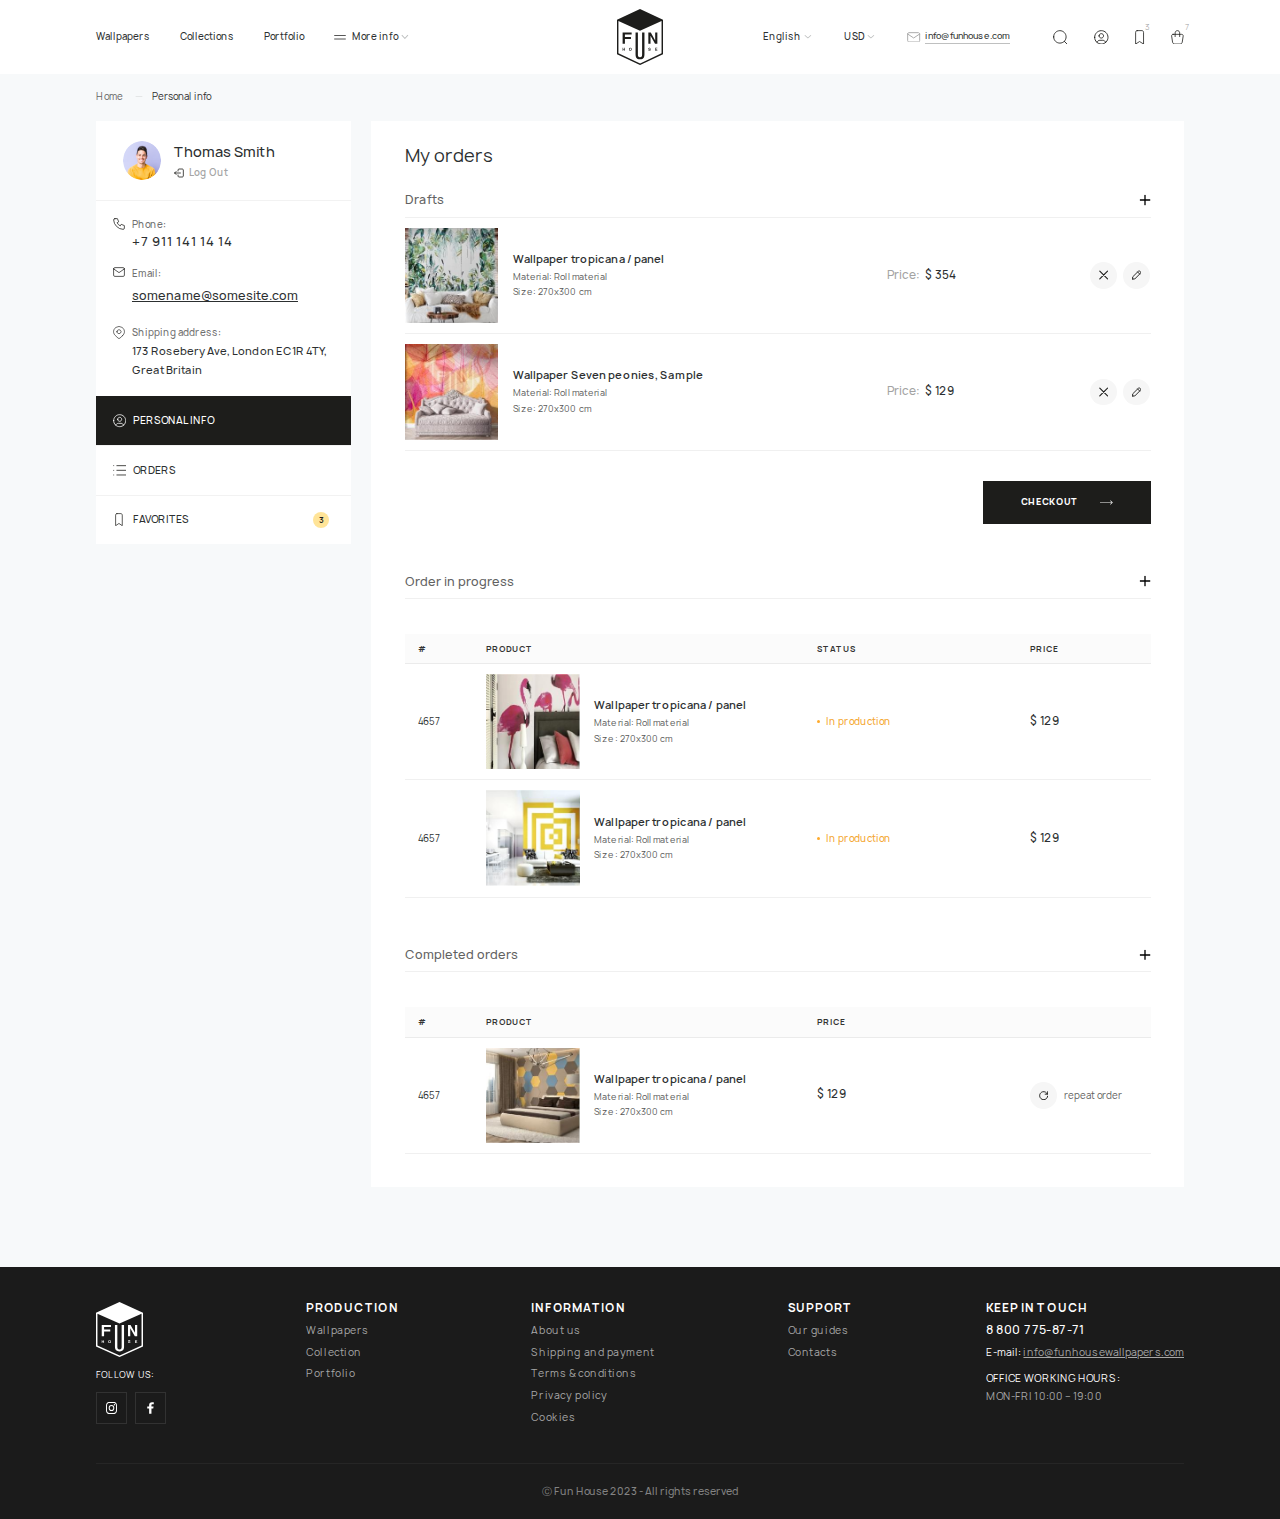
<file: orders.html>
<!DOCTYPE html> <html lang="ru">

<head>
    <meta charset="UTF-8">
    <meta name="viewport" content="width=device-width, initial-scale=1.0">
    <meta name="description" content="Fun House">
    <meta name="keywords" content="">
    <link rel="stylesheet" href="css/libs.min.css">
    <link rel="stylesheet" href="css/style.min.css">
    <title>Fun House</title>
</head>


<body class="m-page">
    <div class="wrapper">
        <header class="header">
            <div class="container">
    <div class="header__inner">
        <div class="header__left">
            <button class="burger">
                <img src="img/burger.svg" alt="">
            </button>
        </div>
        <div class="header__center">
            <a href="" class="header__logo">
                <img src="img/logo2.svg" alt="">
            </a>
        </div>
        <div class="header__right">

            <div class="menu">
                <div class="menu__top">
                    <button class="menu__close">
                        <img src="img/close2.svg" alt="">
                    </button>
                    <div class="header-lang _nav-parent">
                        <div class="nav__show">
                            <span>English</span>
                            <i class="nav__icon">
                                <img src="img/arrow7.svg" alt="">
                            </i>
                        </div>
                        <div class="nav-dropdown">
                            <div class="nav-dropdown__items">
                                <a href="" class="nav-dropdown__item _active">
                                    <span>English</span>
                                </a>
                                <a href="" class="nav-dropdown__item">
                                    <span>Russian</span>
                                </a>
                                <a href="" class="nav-dropdown__item">
                                    <span>German</span>
                                </a>
                                <a href="" class="nav-dropdown__item">
                                    <span>Spanish</span>
                                </a>
                            </div>
                        </div>
                    </div>
                    <div class="header-currency _nav-parent">
                    <div class="nav__show">
                        <span>USD</span>
                        <i class="nav__icon">
                            <img src="img/arrow7.svg" alt="">
                        </i>
                    </div>
                    <div class="nav-dropdown">
                        <div class="nav-dropdown__items">
                            <a href="" class="nav-dropdown__item _active">
                                <span>USD</span>
                            </a>
                            <a href="" class="nav-dropdown__item">
                                <span>RUB</span>
                            </a>
                            <a href="" class="nav-dropdown__item">
                                <span>BTC</span>
                            </a>
                            <a href="" class="nav-dropdown__item">
                                <span>ETH</span>
                            </a>
                        </div>
                    </div>
                </div>
                </div>
                <a href="" class="header__mail">
                    <svg width="20" height="16" viewBox="0 0 20 16" fill="none" xmlns="http://www.w3.org/2000/svg">
                        <path d="M1 3C1 2.46957 1.21071 1.96086 1.58579 1.58579C1.96086 1.21071 2.46957 1 3 1H17C17.5304 1 18.0391 1.21071 18.4142 1.58579C18.7893 1.96086 19 2.46957 19 3M1 3V13C1 13.5304 1.21071 14.0391 1.58579 14.4142C1.96086 14.7893 2.46957 15 3 15H17C17.5304 15 18.0391 14.7893 18.4142 14.4142C18.7893 14.0391 19 13.5304 19 13V3M1 3L10 9L19 3" stroke="#ACACAC" stroke-width="1.5" stroke-linecap="round" stroke-linejoin="round"/>
                    </svg>
                    <span>info@funhouse.com</span>
                </a>
                <nav class="nav">
                    <a href="" class="nav__link"><span>Wallpapers</span></a>
                    <a href="" class="nav__link"><span>Collections</span></a>
                    <a href="" class="nav__link"><span>Portfolio</span></a>
                    <div class="nav__item _nav-parent">
                        <div class="nav__show">
                            <img class="nav__burger" src="img/burger.svg" alt="">
                            <span>More info</span>
                            <i class="nav__icon">
                                <img src="img/arrow7.svg" alt="">
                            </i>
                        </div>
                        <div class="nav-dropdown">
                            <div class="nav-dropdown__items">
                                <a href="" class="nav-dropdown__item">
                                    <span>Guides</span>
                                </a>
                                <a href="" class="nav-dropdown__item">
                                    <span>Shipping and payment</span>
                                </a>
                                <a href="" class="nav-dropdown__item">
                                    <span>About us</span>
                                </a>
                                <a href="" class="nav-dropdown__item">
                                    <span>Contacts</span>
                                </a>
                            </div>
                        </div>
                    </div>
                </nav>
                <div class="footer__social-items">
                    <a href="" class="footer__social-item">
                        <img src="img/ig3.svg" alt="">
                    </a>
                    <a href="" class="footer__social-item">
                        <img src="img/fb3.svg" alt="">
                    </a>
                </div>
            </div>
            <div class="header-action">
                <button class="header-action__btn _search-btn">
                    <svg width="22" height="22" viewBox="0 0 22 22" fill="none" xmlns="http://www.w3.org/2000/svg">
                        <path d="M21 21L17 17M1 10.3333C1 11.559 1.24141 12.7727 1.71046 13.905C2.1795 15.0374 2.86699 16.0663 3.73367 16.933C4.60035 17.7997 5.62925 18.4872 6.76162 18.9562C7.89399 19.4253 9.10766 19.6667 10.3333 19.6667C11.559 19.6667 12.7727 19.4253 13.905 18.9562C15.0374 18.4872 16.0663 17.7997 16.933 16.933C17.7997 16.0663 18.4872 15.0374 18.9562 13.905C19.4253 12.7727 19.6667 11.559 19.6667 10.3333C19.6667 9.10766 19.4253 7.89399 18.9562 6.76162C18.4872 5.62925 17.7997 4.60035 16.933 3.73367C16.0663 2.86699 15.0374 2.1795 13.905 1.71046C12.7727 1.24141 11.559 1 10.3333 1C9.10766 1 7.89399 1.24141 6.76162 1.71046C5.62925 2.1795 4.60035 2.86699 3.73367 3.73367C2.86699 4.60035 2.1795 5.62925 1.71046 6.76162C1.24141 7.89399 1 9.10766 1 10.3333Z" stroke="#1D1D1B" stroke-width="1.3" stroke-linecap="round" stroke-linejoin="round"/>
                    </svg>
                </button>
                <a href="" class="header-action__btn">
                    <svg width="22" height="22" viewBox="0 0 22 22" fill="none" xmlns="http://www.w3.org/2000/svg">
                        <path d="M4.52 18.61C4.79501 17.6947 5.35774 16.8924 6.12472 16.3222C6.89169 15.752 7.82205 15.4442 8.77778 15.4444H13.2222C14.1792 15.4441 15.1107 15.7527 15.8782 16.3242C16.6457 16.8957 17.2083 17.6998 17.4822 18.6167M1 11C1 12.3132 1.25866 13.6136 1.7612 14.8268C2.26375 16.0401 3.00035 17.1425 3.92893 18.0711C4.85752 18.9997 5.95991 19.7363 7.17317 20.2388C8.38642 20.7413 9.68678 21 11 21C12.3132 21 13.6136 20.7413 14.8268 20.2388C16.0401 19.7363 17.1425 18.9997 18.0711 18.0711C18.9997 17.1425 19.7363 16.0401 20.2388 14.8268C20.7413 13.6136 21 12.3132 21 11C21 9.68678 20.7413 8.38642 20.2388 7.17317C19.7363 5.95991 18.9997 4.85752 18.0711 3.92893C17.1425 3.00035 16.0401 2.26375 14.8268 1.7612C13.6136 1.25866 12.3132 1 11 1C9.68678 1 8.38642 1.25866 7.17317 1.7612C5.95991 2.26375 4.85752 3.00035 3.92893 3.92893C3.00035 4.85752 2.26375 5.95991 1.7612 7.17317C1.25866 8.38642 1 9.68678 1 11ZM7.66667 8.77778C7.66667 9.66183 8.01786 10.5097 8.64298 11.1348C9.2681 11.7599 10.1159 12.1111 11 12.1111C11.8841 12.1111 12.7319 11.7599 13.357 11.1348C13.9821 10.5097 14.3333 9.66183 14.3333 8.77778C14.3333 7.89372 13.9821 7.04588 13.357 6.42076C12.7319 5.79563 11.8841 5.44444 11 5.44444C10.1159 5.44444 9.2681 5.79563 8.64298 6.42076C8.01786 7.04588 7.66667 7.89372 7.66667 8.77778Z" stroke="#1D1D1B" stroke-width="1.3" stroke-linecap="round" stroke-linejoin="round"/>
                    </svg>
                </a>
                <a href="" class="header-action__btn">
                    <svg width="15" height="24" viewBox="0 0 15 24" fill="none" xmlns="http://www.w3.org/2000/svg">
                        <path d="M3.6 1H11.4C12.0896 1 12.7509 1.28973 13.2385 1.80546C13.7261 2.32118 14 3.02065 14 3.75V23L7.5 18.875L1 23V3.75C1 3.02065 1.27393 2.32118 1.76152 1.80546C2.24912 1.28973 2.91044 1 3.6 1Z" stroke="#1D1D1B" stroke-width="1.3" stroke-linecap="round" stroke-linejoin="round"/>
                    </svg>
                    <span class="header-action__btn-num">
                        <span>3</span>
                    </span>
                </a>
                <a href="" class="header-action__btn">
                    <svg width="21" height="24" viewBox="0 0 21 24" fill="none" xmlns="http://www.w3.org/2000/svg">
                        <path d="M6.78348 10.7778V4.66667C6.78348 3.69421 7.17497 2.76158 7.87184 2.07394C8.56871 1.38631 9.51386 1 10.4994 1C11.4849 1 12.4301 1.38631 13.1269 2.07394C13.8238 2.76158 14.2153 3.69421 14.2153 4.66667V10.7778M3.47756 7.11111H17.5224C17.8796 7.11107 18.2326 7.18724 18.5571 7.33441C18.8817 7.48158 19.1702 7.69626 19.4028 7.96374C19.6353 8.23121 19.8066 8.54516 19.9047 8.88405C20.0028 9.22294 20.0255 9.57876 19.9712 9.92711L18.4167 19.8907C18.2818 20.7565 17.8371 21.5461 17.1632 22.1165C16.4893 22.6868 15.6308 23.0003 14.7429 23H6.25582C5.36821 23 4.50994 22.6864 3.83631 22.1161C3.16268 21.5458 2.71819 20.7563 2.58327 19.8907L1.02878 9.92711C0.974493 9.57876 0.997185 9.22294 1.09531 8.88405C1.19343 8.54516 1.36465 8.23121 1.59725 7.96374C1.82985 7.69626 2.11831 7.48158 2.44286 7.33441C2.76742 7.18724 3.12038 7.11107 3.47756 7.11111Z" stroke="#1D1D1B" stroke-width="1.3" stroke-linecap="round" stroke-linejoin="round"/>
                    </svg>
                    <span class="header-action__btn-num">
                        <span>7</span>
                    </span>
                </a>
            </div>
        </div>
    </div>
</div>


<div class="search">
    <div class="search__top">
        <div class="search__field">
            <input type="text" placeholder="Product catalog search">
        </div>
        <button class="search__close _close-search">
            <img src="img/close3.svg" alt="">
        </button>
    </div>
    <div class="search__content">
        <div class="container">
            <div class="search__has-result">
                <div class="text47">3 results</div>
                <div class="search__items">
                <div class="product-card">

    <div class="product-card__slider">
        <div class="swiper-container">
            <div class="swiper-wrapper">
                <div class="swiper-slide">
                    <div class="product-card__img">
                        <img src="img/product.webp" alt="">
                    </div>
                </div>
                <div class="swiper-slide">
                    <div class="product-card__img">
                        <img src="img/product4.webp" alt="">
                    </div>
                </div>
                <div class="swiper-slide">
                    <div class="product-card__img">
                        <img src="img/product2.webp" alt="">
                    </div>
                </div>
                <div class="swiper-slide">
                    <div class="product-card__img">
                        <img src="img/product3.webp" alt="">
                    </div>
                </div>
            </div>
        </div>
        <div class="swiper-pagination"></div>
    </div>
    <div class="product-card__content">
        <a href="" class="product-card__title text21">Wallpaper tropicana / panel</a>
        <div class="product-card__info">
            <div class="product-card__price">$ 44</div>
            <div class="product-card__measure">/ m2</div>
        </div>
    </div>
    <button class="favourite-btn ">
        <img class="_view1" src="img/favourite.svg" alt="">
        <img class="_view2" src="img/favourite2.svg" alt="">
    </button>
</div>

                <div class="product-card">

    <div class="product-card__slider">
        <div class="swiper-container">
            <div class="swiper-wrapper">
                <div class="swiper-slide">
                    <div class="product-card__img">
                        <img src="img/product2.webp" alt="">
                    </div>
                </div>
                <div class="swiper-slide">
                    <div class="product-card__img">
                        <img src="img/product4.webp" alt="">
                    </div>
                </div>
                <div class="swiper-slide">
                    <div class="product-card__img">
                        <img src="img/product2.webp" alt="">
                    </div>
                </div>
                <div class="swiper-slide">
                    <div class="product-card__img">
                        <img src="img/product3.webp" alt="">
                    </div>
                </div>
            </div>
        </div>
        <div class="swiper-pagination"></div>
    </div>
    <div class="product-card__content">
        <a href="" class="product-card__title text21">Wallpaper Seven peonies / panel</a>
        <div class="product-card__info">
            <div class="product-card__price">$ 44</div>
            <div class="product-card__measure">/ m2</div>
        </div>
    </div>
    <button class="favourite-btn ">
        <img class="_view1" src="img/favourite.svg" alt="">
        <img class="_view2" src="img/favourite2.svg" alt="">
    </button>
</div>

                <div class="product-card">

    <div class="product-card__slider">
        <div class="swiper-container">
            <div class="swiper-wrapper">
                <div class="swiper-slide">
                    <div class="product-card__img">
                        <img src="img/product3.webp" alt="">
                    </div>
                </div>
                <div class="swiper-slide">
                    <div class="product-card__img">
                        <img src="img/product4.webp" alt="">
                    </div>
                </div>
                <div class="swiper-slide">
                    <div class="product-card__img">
                        <img src="img/product2.webp" alt="">
                    </div>
                </div>
                <div class="swiper-slide">
                    <div class="product-card__img">
                        <img src="img/product3.webp" alt="">
                    </div>
                </div>
            </div>
        </div>
        <div class="swiper-pagination"></div>
    </div>
    <div class="product-card__content">
        <a href="" class="product-card__title text21">Wallpaper Five peonies / panel</a>
        <div class="product-card__info">
            <div class="product-card__price">$ 44</div>
            <div class="product-card__measure">/ m2</div>
        </div>
    </div>
    <button class="favourite-btn ">
        <img class="_view1" src="img/favourite.svg" alt="">
        <img class="_view2" src="img/favourite2.svg" alt="">
    </button>
</div>

            </div>
            </div>

<!--            Показать,если поиск будет пустым-->
            <div class="search__empty" style="display: none;">
                <div class="text21">No results found</div>
            </div>
        </div>
    </div>
</div>
<div class="search__bg _close-search"></div>

        </header>
        <main class="content">

            <section class="profile inner-page">
                <div class="container">
                    <div class="breadcrumbs">
                        <a href="" class="breadcrumbs__item">Home</a>
                        <span class="breadcrumbs__item">Personal info</span>
                    </div>

                    <div class="profile__inner">
                        <div class="profile__col">
                            <div class="mob-user">
    <div class="user ">
    <div class="user__img">
        <img src="img/user.png" alt="">
    </div>
    <div class="user__content">
        <div class="text21">Thomas Smith</div>
        <button class="user__logout">
            <img src="img/logout.svg" alt="">
            <span>Log Out</span>
        </button>
    </div>
    
    <button class="user__btn">
        <img src="img/arrow6.svg" alt="">
    </button>
    
</div>

</div>

<div class="profile-sidebar">
    <div class="user ">
    <div class="user__img">
        <img src="img/user.png" alt="">
    </div>
    <div class="user__content">
        <div class="text21">Thomas Smith</div>
        <button class="user__logout">
            <img src="img/logout.svg" alt="">
            <span>Log Out</span>
        </button>
    </div>
    
</div>


    <button class="profile-sidebar__close">
        <img src="img/close2.svg" alt="">
    </button>

    <div class="contacts">
        <div class="contacts__item">
            <div class="contacts__icon">
                <img src="img/phone.svg" alt="">
            </div>
            <div class="contacts__content">
                <div class="contacts__title">Phone: </div>
                <div class="contacts__phone">
                    <a href="tel:+79111411414">
                        +7 911 141 14 14
                    </a>
                </div>
            </div>
        </div>
        <div class="contacts__item">
            <div class="contacts__icon">
                <img src="img/email.svg" alt="">
            </div>
            <div class="contacts__content">
                <div class="contacts__title">Email: </div>
                <div class="contacts__desc text18">
                    <a class="contacts__mail" href="mailto:somename@somesite.com">
                        somename@somesite.com
                    </a>
                </div>
            </div>
        </div>
        <div class="contacts__item">
            <div class="contacts__icon">
                <img src="img/mark.svg" alt="">
            </div>
            <div class="contacts__content">
                <div class="contacts__title">Shipping address:</div>
                <div class="contacts__address">
                    173 Rosebery Ave, London EC1R 4TY, Great Britain
                </div>
            </div>
        </div>
    </div>

    <div class="profile-sidebar__links">
        <a href="" class="profile-link _active">
            <span class="profile-link__icon">
                <svg width="20" height="20" viewBox="0 0 20 20" fill="none" xmlns="http://www.w3.org/2000/svg">
                    <path d="M4.168 16.849C4.41551 16.0252 4.92197 15.3032 5.61225 14.79C6.30252 14.2768 7.13985 13.9997 8 14H12C12.8613 13.9997 13.6996 14.2774 14.3904 14.7918C15.0812 15.3062 15.5875 16.0298 15.834 16.855M1 10C1 11.1819 1.23279 12.3522 1.68508 13.4442C2.13738 14.5361 2.80031 15.5282 3.63604 16.364C4.47177 17.1997 5.46392 17.8626 6.55585 18.3149C7.64778 18.7672 8.8181 19 10 19C11.1819 19 12.3522 18.7672 13.4442 18.3149C14.5361 17.8626 15.5282 17.1997 16.364 16.364C17.1997 15.5282 17.8626 14.5361 18.3149 13.4442C18.7672 12.3522 19 11.1819 19 10C19 8.8181 18.7672 7.64778 18.3149 6.55585C17.8626 5.46392 17.1997 4.47177 16.364 3.63604C15.5282 2.80031 14.5361 2.13738 13.4442 1.68508C12.3522 1.23279 11.1819 1 10 1C8.8181 1 7.64778 1.23279 6.55585 1.68508C5.46392 2.13738 4.47177 2.80031 3.63604 3.63604C2.80031 4.47177 2.13738 5.46392 1.68508 6.55585C1.23279 7.64778 1 8.8181 1 10ZM7 8C7 8.79565 7.31607 9.55871 7.87868 10.1213C8.44129 10.6839 9.20435 11 10 11C10.7956 11 11.5587 10.6839 12.1213 10.1213C12.6839 9.55871 13 8.79565 13 8C13 7.20435 12.6839 6.44129 12.1213 5.87868C11.5587 5.31607 10.7956 5 10 5C9.20435 5 8.44129 5.31607 7.87868 5.87868C7.31607 6.44129 7 7.20435 7 8Z" stroke="#1D1D1B" stroke-width="1.2" stroke-linecap="round" stroke-linejoin="round"/>
                </svg>
            </span>
            <span class="text15">PERSONAL INFO</span>
        </a>
        <a href="" class="profile-link">
            <span class="profile-link__icon">
                <svg width="20" height="16" viewBox="0 0 20 16" fill="none" xmlns="http://www.w3.org/2000/svg">
                    <path d="M5.8 1H19M5.8 7.99417H19M5.8 14.9883H19M1 1V1.01166M1 7.99417V8.00583M1 14.9883V15" stroke="#1D1D1B" stroke-width="1.2" stroke-linecap="round" stroke-linejoin="round"/>
                </svg>
            </span>
            <span class="text15">ORDERS</span>
        </a>
        <a href="" class="profile-link">
            <span class="profile-link__icon">
                <svg width="13" height="22" viewBox="0 0 13 22" fill="none" xmlns="http://www.w3.org/2000/svg">
                    <path d="M3.2 1H9.8C10.3835 1 10.9431 1.26339 11.3556 1.73223C11.7682 2.20107 12 2.83696 12 3.5V21L6.5 17.25L1 21V3.5C1 2.83696 1.23178 2.20107 1.64436 1.73223C2.05695 1.26339 2.61652 1 3.2 1Z" stroke="#1D1D1B" stroke-width="1.2" stroke-linecap="round" stroke-linejoin="round"/>
                </svg>
            </span>
            <span class="text15">FAVORITES</span>
            <span class="profile-link__num">3</span>
        </a>
    </div>
</div>

                        </div>
                        <div class="profile__col">
                            <div class="orders">
                                <h1 class="profile__title">My orders</h1>
                                <div class="orders__groups">
                                    <div class="orders-group">
                                        <div class="orders-group__top">
    <span class="text18">
        Drafts
    </span>
    <button class="orders-group__btn">
        <svg class="_view1" width="16" height="16" viewBox="0 0 16 16" fill="none" xmlns="http://www.w3.org/2000/svg">
            <path d="M8 1V15M1 8H15" stroke="black" stroke-width="2" stroke-linecap="square" stroke-linejoin="round"/>
        </svg>
        <svg class="_view2" width="16" height="2" viewBox="0 0 16 2" fill="none" xmlns="http://www.w3.org/2000/svg">
            <path d="M1 1H15" stroke="black" stroke-width="2" stroke-linecap="square" stroke-linejoin="round"/>
        </svg>
    </button>
</div>

                                        <div class="orders-group__hidden">
                                            <div class="draft-orders">
                                                <div class="order-card">
    <div class="order-info">
    <div class="order-info__img">
        <img src="img/order.jpg" alt="">
    </div>
    <div class="order-info__content">
        <div class="order-info__title">Wallpaper tropicana / panel</div>
        <div class="order-info__desc">Material: Roll material</div>
        <div class="order-info__size">Size: 270x300 cm</div>
    </div>
</div>


    <div class="order-card__price">
        <div class="order-card__price-title">Price:</div>
        <div class="order-card__price-desc">$ 354</div>
    </div>

    <div class="order-card__action">
        <button class="order-card__btn m-btn m-btn-gray">
            <svg width="12" height="13" viewBox="0 0 12 13" fill="none" xmlns="http://www.w3.org/2000/svg">
                <path d="M11 1.5L1 11.5M1 1.5L11 11.5" stroke="#1D1D1B" stroke-width="1.4" stroke-linecap="round" stroke-linejoin="round"/>
            </svg>
        </button>
        <button class="order-card__btn m-btn m-btn-gray">
            <svg width="14" height="15" viewBox="0 0 14 15" fill="none" xmlns="http://www.w3.org/2000/svg">
                <path d="M8.43716 2.9314L11.5686 6.06284M1 13.5H4.13144L12.3515 5.27998C12.7667 4.86472 13 4.30152 13 3.71426C13 3.127 12.7667 2.5638 12.3515 2.14854C11.9362 1.73329 11.373 1.5 10.7857 1.5C10.1985 1.5 9.63528 1.73329 9.22002 2.14854L1 10.3686V13.5Z" stroke="#1D1D1B" stroke-width="1.4" stroke-linecap="round" stroke-linejoin="round"/>
            </svg>
        </button>
    </div>
</div>

                                                <div class="order-card">
    <div class="order-info">
    <div class="order-info__img">
        <img src="img/order2.jpg" alt="">
    </div>
    <div class="order-info__content">
        <div class="order-info__title">Wallpaper Seven peonies, Sample</div>
        <div class="order-info__desc">Material: Roll material</div>
        <div class="order-info__size">Size: 270x300 cm</div>
    </div>
</div>


    <div class="order-card__price">
        <div class="order-card__price-title">Price:</div>
        <div class="order-card__price-desc">$ 129</div>
    </div>

    <div class="order-card__action">
        <button class="order-card__btn m-btn m-btn-gray">
            <svg width="12" height="13" viewBox="0 0 12 13" fill="none" xmlns="http://www.w3.org/2000/svg">
                <path d="M11 1.5L1 11.5M1 1.5L11 11.5" stroke="#1D1D1B" stroke-width="1.4" stroke-linecap="round" stroke-linejoin="round"/>
            </svg>
        </button>
        <button class="order-card__btn m-btn m-btn-gray">
            <svg width="14" height="15" viewBox="0 0 14 15" fill="none" xmlns="http://www.w3.org/2000/svg">
                <path d="M8.43716 2.9314L11.5686 6.06284M1 13.5H4.13144L12.3515 5.27998C12.7667 4.86472 13 4.30152 13 3.71426C13 3.127 12.7667 2.5638 12.3515 2.14854C11.9362 1.73329 11.373 1.5 10.7857 1.5C10.1985 1.5 9.63528 1.73329 9.22002 2.14854L1 10.3686V13.5Z" stroke="#1D1D1B" stroke-width="1.4" stroke-linecap="round" stroke-linejoin="round"/>
            </svg>
        </button>
    </div>
</div>

                                            </div>
                                            <div class="orders-group__nav">
                                                <a href="" class="m-btn m-btn-black">
                                                    <span>CHECKOUT</span>
                                                    <img src="img/arrow.svg" alt="">
                                                </a>
                                            </div>
                                        </div>
                                    </div>
                                    <div class="orders-group">
                                        <div class="orders-group__top">
    <span class="text18">
        Order in progress
    </span>
    <button class="orders-group__btn">
        <svg class="_view1" width="16" height="16" viewBox="0 0 16 16" fill="none" xmlns="http://www.w3.org/2000/svg">
            <path d="M8 1V15M1 8H15" stroke="black" stroke-width="2" stroke-linecap="square" stroke-linejoin="round"/>
        </svg>
        <svg class="_view2" width="16" height="2" viewBox="0 0 16 2" fill="none" xmlns="http://www.w3.org/2000/svg">
            <path d="M1 1H15" stroke="black" stroke-width="2" stroke-linecap="square" stroke-linejoin="round"/>
        </svg>
    </button>
</div>

                                        <div class="orders-group__hidden">
                                            <div class="orders-table">
                                                <table>
                                                    <thead>
                                                    <tr>
                                                        <th><span>#</span></th>
                                                        <th><span>PRODUCT</span></th>
                                                        <th><span>STATUS</span></th>
                                                        <th><span>PRICE</span></th>
                                                    </tr>
                                                    </thead>
                                                    <tbody>
                                                    <tr class="order-row">
    <td>
        <div class="order-row__title">ID:</div>
        <span class="order-row__id">4657</span>
    </td>
    <td>
        <div class="order-info">
    <div class="order-info__img">
        <img src="img/order3.jpg" alt="">
    </div>
    <div class="order-info__content">
        <div class="order-info__title">Wallpaper tropicana / panel</div>
        <div class="order-info__desc">Material: Roll material</div>
        <div class="order-info__size">Size: 270x300 cm</div>
    </div>
</div>

    </td>
    <td>
        <div class="order-row__title">Status:</div>
        <div class="order-row__status" style="color: #F4A630;">
            <i style="background: #FFAB2C;"></i>
            <span>In production</span>
        </div>
    </td>
    <td>
        <div class="order-row__title">Price:</div>
        <div class="order-card__price-desc">$ 129</div>
    </td>
</tr>

                                                    <tr class="order-row">
    <td>
        <div class="order-row__title">ID:</div>
        <span class="order-row__id">4657</span>
    </td>
    <td>
        <div class="order-info">
    <div class="order-info__img">
        <img src="img/order4.jpg" alt="">
    </div>
    <div class="order-info__content">
        <div class="order-info__title">Wallpaper tropicana / panel</div>
        <div class="order-info__desc">Material: Roll material</div>
        <div class="order-info__size">Size: 270x300 cm</div>
    </div>
</div>

    </td>
    <td>
        <div class="order-row__title">Status:</div>
        <div class="order-row__status" style="color: #F4A630;">
            <i style="background: #FFAB2C;"></i>
            <span>In production</span>
        </div>
    </td>
    <td>
        <div class="order-row__title">Price:</div>
        <div class="order-card__price-desc">$ 129</div>
    </td>
</tr>

                                                    </tbody>
                                                </table>
                                            </div>
                                        </div>
                                    </div>

                                    <div class="orders-group">
                                        <div class="orders-group__top">
    <span class="text18">
        Completed orders
    </span>
    <button class="orders-group__btn">
        <svg class="_view1" width="16" height="16" viewBox="0 0 16 16" fill="none" xmlns="http://www.w3.org/2000/svg">
            <path d="M8 1V15M1 8H15" stroke="black" stroke-width="2" stroke-linecap="square" stroke-linejoin="round"/>
        </svg>
        <svg class="_view2" width="16" height="2" viewBox="0 0 16 2" fill="none" xmlns="http://www.w3.org/2000/svg">
            <path d="M1 1H15" stroke="black" stroke-width="2" stroke-linecap="square" stroke-linejoin="round"/>
        </svg>
    </button>
</div>

                                        <div class="orders-group__hidden">
                                            <div class="orders-table">
                                                <table>
                                                    <thead>
                                                    <tr>
                                                        <th><span>#</span></th>
                                                        <th><span>PRODUCT</span></th>
                                                        <th><span>PRICE</span></th>
                                                        <th></th>
                                                    </tr>
                                                    </thead>
                                                    <tbody>
                                                    <tr class="order-row order-row2">
    <td>
        <div class="order-row__title">ID:</div>
        <span class="order-row__id">4657</span>
    </td>
    <td>
        <div class="order-info">
    <div class="order-info__img">
        <img src="img/order5.jpg" alt="">
    </div>
    <div class="order-info__content">
        <div class="order-info__title">Wallpaper tropicana / panel</div>
        <div class="order-info__desc">Material: Roll material</div>
        <div class="order-info__size">Size: 270x300 cm</div>
    </div>
</div>

    </td>
    <td>
        <div class="order-row__title">Price:</div>
        <div class="order-card__price-desc">$ 129</div>
    </td>
    <td>
        <button class="order-row__btn">
            <div class="order-card__btn m-btn m-btn-gray">
                <svg width="14" height="14" viewBox="0 0 14 14" fill="none" xmlns="http://www.w3.org/2000/svg">
                    <path d="M12.9497 7.78126C12.8081 8.861 12.3752 9.88183 11.6973 10.7343C11.0194 11.5867 10.1223 12.2386 9.102 12.62C8.08172 13.0014 6.97684 13.098 5.90584 12.8994C4.83484 12.7007 3.83812 12.2144 3.02259 11.4925C2.20706 10.7705 1.60348 9.84032 1.27658 8.80153C0.949684 7.76275 0.911798 6.65459 1.16699 5.59592C1.42218 4.53724 1.96082 3.56798 2.72514 2.79209C3.48947 2.0162 4.45064 1.46295 5.50557 1.19167C8.42999 0.441825 11.4572 1.94675 12.5747 4.75116M13 1.00196V4.75116H9.24979" stroke="#1D1D1B" stroke-width="1.4" stroke-linecap="round" stroke-linejoin="round"/>
                </svg>
            </div>
            <span class="order-row__btn-title">repeat order</span>
        </button>
    </td>
</tr>

                                                    </tbody>
                                                </table>
                                            </div>
                                        </div>
                                    </div>
                                </div>
                            </div>
                        </div>
                    </div>
                </div>
            </section>

        </main>
        <footer class="footer">
            <div class="container">
    <div class="footer__inner">
        <div class="footer__col">
            <a href="" class="footer__logo">
                <img src="img/logo.svg" alt="">
            </a>
            <div class="footer__social">
                <div class="footer__social-title">FOLLOW US:</div>
                <div class="footer__social-items">
                    <a href="" class="footer__social-item">
                        <img src="img/ig.svg" alt="">
                    </a>
                    <a href="" class="footer__social-item">
                        <img src="img/fb.svg" alt="">
                    </a>
                </div>
            </div>
        </div>
        <div class="footer__col">
            <div class="footer__title">
                PRODUCTION
            </div>
            <div class="footer__links">
                <a href="" class="footer__link">Wallpapers</a>
                <a href="" class="footer__link">Collection</a>
                <a href="" class="footer__link">Portfolio</a>
            </div>
        </div>
        <div class="footer__col">
            <div class="footer__title">
                INFORMATION
            </div>
            <div class="footer__links">
                <a href="" class="footer__link">About us</a>
                <a href="" class="footer__link">Shipping and payment</a>
                <a href="" class="footer__link">Terms & conditions</a>
                <a href="" class="footer__link">Privacy policy</a>
                <a href="" class="footer__link">Cookies</a>
            </div>
        </div>
        <div class="footer__col">
            <div class="footer__title">
                SUPPORT
            </div>
            <div class="footer__links">
                <a href="" class="footer__link">Our guides</a>
                <a href="" class="footer__link">Contacts</a>
            </div>
        </div>
        <div class="footer__col">
            <div class="footer__title">
                keep in touch
            </div>
            <div class="footer-contacts">
                <div class="footer-contacts__phone">
                    <a href="tel:88007758771">8 800 775-87-71</a>
                </div>
                <div class="footer-contacts__email">
                    <span>E-mail:</span>
                    <a href="mailto:info@funhousewallpapers.com">info@funhousewallpapers.com</a>
                </div>
                <div class="footer-contacts__time">
                    <span>OFFICE WORKING HOURS:</span>
                    <span class="gray-text">MON-FRI 10:00 – 19:00</span>
                </div>
            </div>
        </div>
    </div>
    <div class="footer__bottom">
        <div class="footer__c">Ⓒ Fun House 2023 - All rights reserved</div>
    </div>
</div>

        </footer>
    </div>


    <div class="cart-alert">
    <div class="cart-alert__img">
        <img src="img/product.webp" alt="">
    </div>
    <div class="cart-alert__content">
        <div class="cart-alert__info">
            <div class="text17 bold-text">
                Added to cart
            </div>
            <div class="cart-alert__title text17">
                Wallpaper tropicana / panel
            </div>
        </div>
        <div class="cart-alert__nav">
            <a href="" class="m-btn m-btn-gray-outline">
                <span>Go to cart</span>
                <img src="img/arrow2.svg" alt="">
            </a>
        </div>
    </div>
    <button class="cart-alert__close">
        <img src="img/close.svg" alt="">
    </button>
</div>


    <script src="js/libs.min.js"></script>
<script src="js/main.min.js"></script>

</body>

</html>
</file>
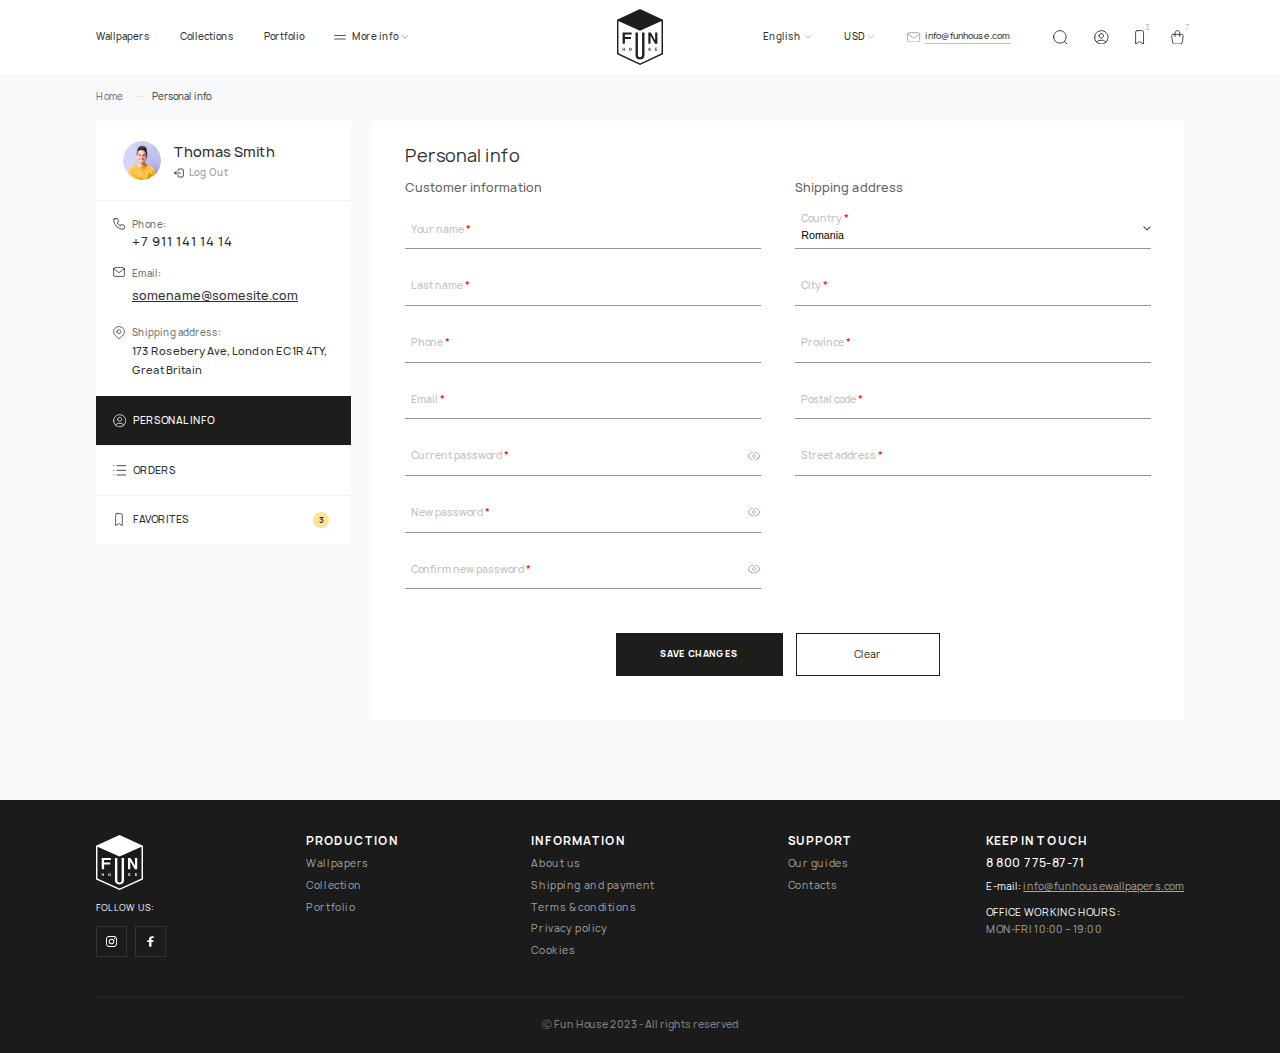
<file: personal-info.html>
<!DOCTYPE html> <html lang="ru">

<head>
    <meta charset="UTF-8">
    <meta name="viewport" content="width=device-width, initial-scale=1.0">
    <meta name="description" content="Fun House">
    <meta name="keywords" content="">
    <link rel="stylesheet" href="css/libs.min.css">
    <link rel="stylesheet" href="css/style.min.css">
    <title>Fun House</title>
</head>


<body class="m-page">
    <div class="wrapper">
        <header class="header">
            <div class="container">
    <div class="header__inner">
        <div class="header__left">
            <button class="burger">
                <img src="img/burger.svg" alt="">
            </button>
        </div>
        <div class="header__center">
            <a href="" class="header__logo">
                <img src="img/logo2.svg" alt="">
            </a>
        </div>
        <div class="header__right">

            <div class="menu">
                <div class="menu__top">
                    <button class="menu__close">
                        <img src="img/close2.svg" alt="">
                    </button>
                    <div class="header-lang _nav-parent">
                        <div class="nav__show">
                            <span>English</span>
                            <i class="nav__icon">
                                <img src="img/arrow7.svg" alt="">
                            </i>
                        </div>
                        <div class="nav-dropdown">
                            <div class="nav-dropdown__items">
                                <a href="" class="nav-dropdown__item _active">
                                    <span>English</span>
                                </a>
                                <a href="" class="nav-dropdown__item">
                                    <span>Russian</span>
                                </a>
                                <a href="" class="nav-dropdown__item">
                                    <span>German</span>
                                </a>
                                <a href="" class="nav-dropdown__item">
                                    <span>Spanish</span>
                                </a>
                            </div>
                        </div>
                    </div>
                    <div class="header-currency _nav-parent">
                    <div class="nav__show">
                        <span>USD</span>
                        <i class="nav__icon">
                            <img src="img/arrow7.svg" alt="">
                        </i>
                    </div>
                    <div class="nav-dropdown">
                        <div class="nav-dropdown__items">
                            <a href="" class="nav-dropdown__item _active">
                                <span>USD</span>
                            </a>
                            <a href="" class="nav-dropdown__item">
                                <span>RUB</span>
                            </a>
                            <a href="" class="nav-dropdown__item">
                                <span>BTC</span>
                            </a>
                            <a href="" class="nav-dropdown__item">
                                <span>ETH</span>
                            </a>
                        </div>
                    </div>
                </div>
                </div>
                <a href="" class="header__mail">
                    <svg width="20" height="16" viewBox="0 0 20 16" fill="none" xmlns="http://www.w3.org/2000/svg">
                        <path d="M1 3C1 2.46957 1.21071 1.96086 1.58579 1.58579C1.96086 1.21071 2.46957 1 3 1H17C17.5304 1 18.0391 1.21071 18.4142 1.58579C18.7893 1.96086 19 2.46957 19 3M1 3V13C1 13.5304 1.21071 14.0391 1.58579 14.4142C1.96086 14.7893 2.46957 15 3 15H17C17.5304 15 18.0391 14.7893 18.4142 14.4142C18.7893 14.0391 19 13.5304 19 13V3M1 3L10 9L19 3" stroke="#ACACAC" stroke-width="1.5" stroke-linecap="round" stroke-linejoin="round"/>
                    </svg>
                    <span>info@funhouse.com</span>
                </a>
                <nav class="nav">
                    <a href="" class="nav__link"><span>Wallpapers</span></a>
                    <a href="" class="nav__link"><span>Collections</span></a>
                    <a href="" class="nav__link"><span>Portfolio</span></a>
                    <div class="nav__item _nav-parent">
                        <div class="nav__show">
                            <img class="nav__burger" src="img/burger.svg" alt="">
                            <span>More info</span>
                            <i class="nav__icon">
                                <img src="img/arrow7.svg" alt="">
                            </i>
                        </div>
                        <div class="nav-dropdown">
                            <div class="nav-dropdown__items">
                                <a href="" class="nav-dropdown__item">
                                    <span>Guides</span>
                                </a>
                                <a href="" class="nav-dropdown__item">
                                    <span>Shipping and payment</span>
                                </a>
                                <a href="" class="nav-dropdown__item">
                                    <span>About us</span>
                                </a>
                                <a href="" class="nav-dropdown__item">
                                    <span>Contacts</span>
                                </a>
                            </div>
                        </div>
                    </div>
                </nav>
                <div class="footer__social-items">
                    <a href="" class="footer__social-item">
                        <img src="img/ig3.svg" alt="">
                    </a>
                    <a href="" class="footer__social-item">
                        <img src="img/fb3.svg" alt="">
                    </a>
                </div>
            </div>
            <div class="header-action">
                <button class="header-action__btn _search-btn">
                    <svg width="22" height="22" viewBox="0 0 22 22" fill="none" xmlns="http://www.w3.org/2000/svg">
                        <path d="M21 21L17 17M1 10.3333C1 11.559 1.24141 12.7727 1.71046 13.905C2.1795 15.0374 2.86699 16.0663 3.73367 16.933C4.60035 17.7997 5.62925 18.4872 6.76162 18.9562C7.89399 19.4253 9.10766 19.6667 10.3333 19.6667C11.559 19.6667 12.7727 19.4253 13.905 18.9562C15.0374 18.4872 16.0663 17.7997 16.933 16.933C17.7997 16.0663 18.4872 15.0374 18.9562 13.905C19.4253 12.7727 19.6667 11.559 19.6667 10.3333C19.6667 9.10766 19.4253 7.89399 18.9562 6.76162C18.4872 5.62925 17.7997 4.60035 16.933 3.73367C16.0663 2.86699 15.0374 2.1795 13.905 1.71046C12.7727 1.24141 11.559 1 10.3333 1C9.10766 1 7.89399 1.24141 6.76162 1.71046C5.62925 2.1795 4.60035 2.86699 3.73367 3.73367C2.86699 4.60035 2.1795 5.62925 1.71046 6.76162C1.24141 7.89399 1 9.10766 1 10.3333Z" stroke="#1D1D1B" stroke-width="1.3" stroke-linecap="round" stroke-linejoin="round"/>
                    </svg>
                </button>
                <a href="" class="header-action__btn">
                    <svg width="22" height="22" viewBox="0 0 22 22" fill="none" xmlns="http://www.w3.org/2000/svg">
                        <path d="M4.52 18.61C4.79501 17.6947 5.35774 16.8924 6.12472 16.3222C6.89169 15.752 7.82205 15.4442 8.77778 15.4444H13.2222C14.1792 15.4441 15.1107 15.7527 15.8782 16.3242C16.6457 16.8957 17.2083 17.6998 17.4822 18.6167M1 11C1 12.3132 1.25866 13.6136 1.7612 14.8268C2.26375 16.0401 3.00035 17.1425 3.92893 18.0711C4.85752 18.9997 5.95991 19.7363 7.17317 20.2388C8.38642 20.7413 9.68678 21 11 21C12.3132 21 13.6136 20.7413 14.8268 20.2388C16.0401 19.7363 17.1425 18.9997 18.0711 18.0711C18.9997 17.1425 19.7363 16.0401 20.2388 14.8268C20.7413 13.6136 21 12.3132 21 11C21 9.68678 20.7413 8.38642 20.2388 7.17317C19.7363 5.95991 18.9997 4.85752 18.0711 3.92893C17.1425 3.00035 16.0401 2.26375 14.8268 1.7612C13.6136 1.25866 12.3132 1 11 1C9.68678 1 8.38642 1.25866 7.17317 1.7612C5.95991 2.26375 4.85752 3.00035 3.92893 3.92893C3.00035 4.85752 2.26375 5.95991 1.7612 7.17317C1.25866 8.38642 1 9.68678 1 11ZM7.66667 8.77778C7.66667 9.66183 8.01786 10.5097 8.64298 11.1348C9.2681 11.7599 10.1159 12.1111 11 12.1111C11.8841 12.1111 12.7319 11.7599 13.357 11.1348C13.9821 10.5097 14.3333 9.66183 14.3333 8.77778C14.3333 7.89372 13.9821 7.04588 13.357 6.42076C12.7319 5.79563 11.8841 5.44444 11 5.44444C10.1159 5.44444 9.2681 5.79563 8.64298 6.42076C8.01786 7.04588 7.66667 7.89372 7.66667 8.77778Z" stroke="#1D1D1B" stroke-width="1.3" stroke-linecap="round" stroke-linejoin="round"/>
                    </svg>
                </a>
                <a href="" class="header-action__btn">
                    <svg width="15" height="24" viewBox="0 0 15 24" fill="none" xmlns="http://www.w3.org/2000/svg">
                        <path d="M3.6 1H11.4C12.0896 1 12.7509 1.28973 13.2385 1.80546C13.7261 2.32118 14 3.02065 14 3.75V23L7.5 18.875L1 23V3.75C1 3.02065 1.27393 2.32118 1.76152 1.80546C2.24912 1.28973 2.91044 1 3.6 1Z" stroke="#1D1D1B" stroke-width="1.3" stroke-linecap="round" stroke-linejoin="round"/>
                    </svg>
                    <span class="header-action__btn-num">
                        <span>3</span>
                    </span>
                </a>
                <a href="" class="header-action__btn">
                    <svg width="21" height="24" viewBox="0 0 21 24" fill="none" xmlns="http://www.w3.org/2000/svg">
                        <path d="M6.78348 10.7778V4.66667C6.78348 3.69421 7.17497 2.76158 7.87184 2.07394C8.56871 1.38631 9.51386 1 10.4994 1C11.4849 1 12.4301 1.38631 13.1269 2.07394C13.8238 2.76158 14.2153 3.69421 14.2153 4.66667V10.7778M3.47756 7.11111H17.5224C17.8796 7.11107 18.2326 7.18724 18.5571 7.33441C18.8817 7.48158 19.1702 7.69626 19.4028 7.96374C19.6353 8.23121 19.8066 8.54516 19.9047 8.88405C20.0028 9.22294 20.0255 9.57876 19.9712 9.92711L18.4167 19.8907C18.2818 20.7565 17.8371 21.5461 17.1632 22.1165C16.4893 22.6868 15.6308 23.0003 14.7429 23H6.25582C5.36821 23 4.50994 22.6864 3.83631 22.1161C3.16268 21.5458 2.71819 20.7563 2.58327 19.8907L1.02878 9.92711C0.974493 9.57876 0.997185 9.22294 1.09531 8.88405C1.19343 8.54516 1.36465 8.23121 1.59725 7.96374C1.82985 7.69626 2.11831 7.48158 2.44286 7.33441C2.76742 7.18724 3.12038 7.11107 3.47756 7.11111Z" stroke="#1D1D1B" stroke-width="1.3" stroke-linecap="round" stroke-linejoin="round"/>
                    </svg>
                    <span class="header-action__btn-num">
                        <span>7</span>
                    </span>
                </a>
            </div>
        </div>
    </div>
</div>


<div class="search">
    <div class="search__top">
        <div class="search__field">
            <input type="text" placeholder="Product catalog search">
        </div>
        <button class="search__close _close-search">
            <img src="img/close3.svg" alt="">
        </button>
    </div>
    <div class="search__content">
        <div class="container">
            <div class="search__has-result">
                <div class="text47">3 results</div>
                <div class="search__items">
                <div class="product-card">

    <div class="product-card__slider">
        <div class="swiper-container">
            <div class="swiper-wrapper">
                <div class="swiper-slide">
                    <div class="product-card__img">
                        <img src="img/product.webp" alt="">
                    </div>
                </div>
                <div class="swiper-slide">
                    <div class="product-card__img">
                        <img src="img/product4.webp" alt="">
                    </div>
                </div>
                <div class="swiper-slide">
                    <div class="product-card__img">
                        <img src="img/product2.webp" alt="">
                    </div>
                </div>
                <div class="swiper-slide">
                    <div class="product-card__img">
                        <img src="img/product3.webp" alt="">
                    </div>
                </div>
            </div>
        </div>
        <div class="swiper-pagination"></div>
    </div>
    <div class="product-card__content">
        <a href="" class="product-card__title text21">Wallpaper tropicana / panel</a>
        <div class="product-card__info">
            <div class="product-card__price">$ 44</div>
            <div class="product-card__measure">/ m2</div>
        </div>
    </div>
    <button class="favourite-btn ">
        <img class="_view1" src="img/favourite.svg" alt="">
        <img class="_view2" src="img/favourite2.svg" alt="">
    </button>
</div>

                <div class="product-card">

    <div class="product-card__slider">
        <div class="swiper-container">
            <div class="swiper-wrapper">
                <div class="swiper-slide">
                    <div class="product-card__img">
                        <img src="img/product2.webp" alt="">
                    </div>
                </div>
                <div class="swiper-slide">
                    <div class="product-card__img">
                        <img src="img/product4.webp" alt="">
                    </div>
                </div>
                <div class="swiper-slide">
                    <div class="product-card__img">
                        <img src="img/product2.webp" alt="">
                    </div>
                </div>
                <div class="swiper-slide">
                    <div class="product-card__img">
                        <img src="img/product3.webp" alt="">
                    </div>
                </div>
            </div>
        </div>
        <div class="swiper-pagination"></div>
    </div>
    <div class="product-card__content">
        <a href="" class="product-card__title text21">Wallpaper Seven peonies / panel</a>
        <div class="product-card__info">
            <div class="product-card__price">$ 44</div>
            <div class="product-card__measure">/ m2</div>
        </div>
    </div>
    <button class="favourite-btn ">
        <img class="_view1" src="img/favourite.svg" alt="">
        <img class="_view2" src="img/favourite2.svg" alt="">
    </button>
</div>

                <div class="product-card">

    <div class="product-card__slider">
        <div class="swiper-container">
            <div class="swiper-wrapper">
                <div class="swiper-slide">
                    <div class="product-card__img">
                        <img src="img/product3.webp" alt="">
                    </div>
                </div>
                <div class="swiper-slide">
                    <div class="product-card__img">
                        <img src="img/product4.webp" alt="">
                    </div>
                </div>
                <div class="swiper-slide">
                    <div class="product-card__img">
                        <img src="img/product2.webp" alt="">
                    </div>
                </div>
                <div class="swiper-slide">
                    <div class="product-card__img">
                        <img src="img/product3.webp" alt="">
                    </div>
                </div>
            </div>
        </div>
        <div class="swiper-pagination"></div>
    </div>
    <div class="product-card__content">
        <a href="" class="product-card__title text21">Wallpaper Five peonies / panel</a>
        <div class="product-card__info">
            <div class="product-card__price">$ 44</div>
            <div class="product-card__measure">/ m2</div>
        </div>
    </div>
    <button class="favourite-btn ">
        <img class="_view1" src="img/favourite.svg" alt="">
        <img class="_view2" src="img/favourite2.svg" alt="">
    </button>
</div>

            </div>
            </div>

<!--            Показать,если поиск будет пустым-->
            <div class="search__empty" style="display: none;">
                <div class="text21">No results found</div>
            </div>
        </div>
    </div>
</div>
<div class="search__bg _close-search"></div>

        </header>
        <main class="content">

            <section class="profile inner-page">
                <div class="container">
                    <div class="breadcrumbs">
                        <a href="" class="breadcrumbs__item">Home</a>
                        <span class="breadcrumbs__item">Personal info</span>
                    </div>

                    <div class="profile__inner">
                        <div class="profile__col">
                            <div class="mob-user">
    <div class="user ">
    <div class="user__img">
        <img src="img/user.png" alt="">
    </div>
    <div class="user__content">
        <div class="text21">Thomas Smith</div>
        <button class="user__logout">
            <img src="img/logout.svg" alt="">
            <span>Log Out</span>
        </button>
    </div>
    
    <button class="user__btn">
        <img src="img/arrow6.svg" alt="">
    </button>
    
</div>

</div>

<div class="profile-sidebar">
    <div class="user ">
    <div class="user__img">
        <img src="img/user.png" alt="">
    </div>
    <div class="user__content">
        <div class="text21">Thomas Smith</div>
        <button class="user__logout">
            <img src="img/logout.svg" alt="">
            <span>Log Out</span>
        </button>
    </div>
    
</div>


    <button class="profile-sidebar__close">
        <img src="img/close2.svg" alt="">
    </button>

    <div class="contacts">
        <div class="contacts__item">
            <div class="contacts__icon">
                <img src="img/phone.svg" alt="">
            </div>
            <div class="contacts__content">
                <div class="contacts__title">Phone: </div>
                <div class="contacts__phone">
                    <a href="tel:+79111411414">
                        +7 911 141 14 14
                    </a>
                </div>
            </div>
        </div>
        <div class="contacts__item">
            <div class="contacts__icon">
                <img src="img/email.svg" alt="">
            </div>
            <div class="contacts__content">
                <div class="contacts__title">Email: </div>
                <div class="contacts__desc text18">
                    <a class="contacts__mail" href="mailto:somename@somesite.com">
                        somename@somesite.com
                    </a>
                </div>
            </div>
        </div>
        <div class="contacts__item">
            <div class="contacts__icon">
                <img src="img/mark.svg" alt="">
            </div>
            <div class="contacts__content">
                <div class="contacts__title">Shipping address:</div>
                <div class="contacts__address">
                    173 Rosebery Ave, London EC1R 4TY, Great Britain
                </div>
            </div>
        </div>
    </div>

    <div class="profile-sidebar__links">
        <a href="" class="profile-link _active">
            <span class="profile-link__icon">
                <svg width="20" height="20" viewBox="0 0 20 20" fill="none" xmlns="http://www.w3.org/2000/svg">
                    <path d="M4.168 16.849C4.41551 16.0252 4.92197 15.3032 5.61225 14.79C6.30252 14.2768 7.13985 13.9997 8 14H12C12.8613 13.9997 13.6996 14.2774 14.3904 14.7918C15.0812 15.3062 15.5875 16.0298 15.834 16.855M1 10C1 11.1819 1.23279 12.3522 1.68508 13.4442C2.13738 14.5361 2.80031 15.5282 3.63604 16.364C4.47177 17.1997 5.46392 17.8626 6.55585 18.3149C7.64778 18.7672 8.8181 19 10 19C11.1819 19 12.3522 18.7672 13.4442 18.3149C14.5361 17.8626 15.5282 17.1997 16.364 16.364C17.1997 15.5282 17.8626 14.5361 18.3149 13.4442C18.7672 12.3522 19 11.1819 19 10C19 8.8181 18.7672 7.64778 18.3149 6.55585C17.8626 5.46392 17.1997 4.47177 16.364 3.63604C15.5282 2.80031 14.5361 2.13738 13.4442 1.68508C12.3522 1.23279 11.1819 1 10 1C8.8181 1 7.64778 1.23279 6.55585 1.68508C5.46392 2.13738 4.47177 2.80031 3.63604 3.63604C2.80031 4.47177 2.13738 5.46392 1.68508 6.55585C1.23279 7.64778 1 8.8181 1 10ZM7 8C7 8.79565 7.31607 9.55871 7.87868 10.1213C8.44129 10.6839 9.20435 11 10 11C10.7956 11 11.5587 10.6839 12.1213 10.1213C12.6839 9.55871 13 8.79565 13 8C13 7.20435 12.6839 6.44129 12.1213 5.87868C11.5587 5.31607 10.7956 5 10 5C9.20435 5 8.44129 5.31607 7.87868 5.87868C7.31607 6.44129 7 7.20435 7 8Z" stroke="#1D1D1B" stroke-width="1.2" stroke-linecap="round" stroke-linejoin="round"/>
                </svg>
            </span>
            <span class="text15">PERSONAL INFO</span>
        </a>
        <a href="" class="profile-link">
            <span class="profile-link__icon">
                <svg width="20" height="16" viewBox="0 0 20 16" fill="none" xmlns="http://www.w3.org/2000/svg">
                    <path d="M5.8 1H19M5.8 7.99417H19M5.8 14.9883H19M1 1V1.01166M1 7.99417V8.00583M1 14.9883V15" stroke="#1D1D1B" stroke-width="1.2" stroke-linecap="round" stroke-linejoin="round"/>
                </svg>
            </span>
            <span class="text15">ORDERS</span>
        </a>
        <a href="" class="profile-link">
            <span class="profile-link__icon">
                <svg width="13" height="22" viewBox="0 0 13 22" fill="none" xmlns="http://www.w3.org/2000/svg">
                    <path d="M3.2 1H9.8C10.3835 1 10.9431 1.26339 11.3556 1.73223C11.7682 2.20107 12 2.83696 12 3.5V21L6.5 17.25L1 21V3.5C1 2.83696 1.23178 2.20107 1.64436 1.73223C2.05695 1.26339 2.61652 1 3.2 1Z" stroke="#1D1D1B" stroke-width="1.2" stroke-linecap="round" stroke-linejoin="round"/>
                </svg>
            </span>
            <span class="text15">FAVORITES</span>
            <span class="profile-link__num">3</span>
        </a>
    </div>
</div>

                        </div>
                        <div class="profile__col">
                            <div class="personal-info">
                                <h1 class="profile__title">Personal info</h1>
                                <div class="personal-info__grid">
                                    <div class="personal-info__col">
                                        <div class="personal-info__title">Customer information</div>
                                        <div class="personal-info__fields">
                                            <div class="fg _required">
                                                <input type="text">
                                                <label><span>Your name</span></label>
                                            </div>
                                            <div class="fg _required">
                                                <input type="text">
                                                <label><span>Last name</span></label>
                                            </div>
                                            <div class="fg _required">
                                                <input type="tel">
                                                <label><span>Phone</span></label>
                                            </div>
                                            <div class="fg _required">
                                                <input type="email">
                                                <label><span>Email</span></label>
                                            </div>
                                            <div class="fg _required">
                                                <input type="password">
                                                <label><span>Current password</span></label>
                                                <button class="pass-toggle">
    <svg class="_view1" width="19" height="13" viewBox="0 0 19 13" fill="none" xmlns="http://www.w3.org/2000/svg">
        <path fill-rule="evenodd" clip-rule="evenodd" d="M1.08568 6.5C3.39635 10.2247 6.20279 12 9.5 12C12.7972 12 15.6037 10.2247 17.9143 6.5C15.6037 2.77529 12.7972 1 9.5 1C6.20279 1 3.39635 2.77529 1.08568 6.5ZM0.0712536 6.24275C2.5311 2.14302 5.67222 0 9.5 0C13.3278 0 16.4689 2.14302 18.9287 6.24275C19.0238 6.40109 19.0238 6.59891 18.9287 6.75725C16.4689 10.857 13.3278 13 9.5 13C5.67222 13 2.5311 10.857 0.0712536 6.75725C-0.0237512 6.59891 -0.0237512 6.40109 0.0712536 6.24275ZM7.73223 4.73223C8.20107 4.26339 8.83696 4 9.5 4C10.163 4 10.7989 4.26339 11.2678 4.73223C11.7366 5.20107 12 5.83696 12 6.5C12 7.16304 11.7366 7.79893 11.2678 8.26777C10.7989 8.73661 10.163 9 9.5 9C8.83696 9 8.20107 8.73661 7.73223 8.26777C7.26339 7.79893 7 7.16304 7 6.5C7 5.83696 7.26339 5.20107 7.73223 4.73223ZM9.5 5C9.10218 5 8.72065 5.15804 8.43934 5.43934C8.15804 5.72064 8 6.10218 8 6.5C8 6.89782 8.15804 7.27936 8.43934 7.56066C8.72065 7.84196 9.10218 8 9.5 8C9.89782 8 10.2794 7.84196 10.5607 7.56066C10.842 7.27936 11 6.89782 11 6.5C11 6.10218 10.842 5.72064 10.5607 5.43934C10.2794 5.15804 9.89782 5 9.5 5Z" fill="black"/>
        <path d="M11.5 6.5C11.5 7.60457 10.6046 8.5 9.5 8.5C8.39543 8.5 7.5 7.60457 7.5 6.5C7.5 5.39543 8.39543 4.5 9.5 4.5C10.6046 4.5 11.5 5.39543 11.5 6.5Z" fill="black"/>
    </svg>
    <svg class="_view2" width="19" height="13" viewBox="0 0 19 13" fill="none" xmlns="http://www.w3.org/2000/svg">
        <path fill-rule="evenodd" clip-rule="evenodd" d="M1.08568 6.5C3.39635 10.2247 6.20279 12 9.5 12C12.7972 12 15.6037 10.2247 17.9143 6.5C15.6037 2.77529 12.7972 1 9.5 1C6.20279 1 3.39635 2.77529 1.08568 6.5ZM0.0712536 6.24275C2.5311 2.14302 5.67222 0 9.5 0C13.3278 0 16.4689 2.14302 18.9287 6.24275C19.0238 6.40109 19.0238 6.59891 18.9287 6.75725C16.4689 10.857 13.3278 13 9.5 13C5.67222 13 2.5311 10.857 0.0712536 6.75725C-0.0237512 6.59891 -0.0237512 6.40109 0.0712536 6.24275ZM7.73223 4.73223C8.20107 4.26339 8.83696 4 9.5 4C10.163 4 10.7989 4.26339 11.2678 4.73223C11.7366 5.20107 12 5.83696 12 6.5C12 7.16304 11.7366 7.79893 11.2678 8.26777C10.7989 8.73661 10.163 9 9.5 9C8.83696 9 8.20107 8.73661 7.73223 8.26777C7.26339 7.79893 7 7.16304 7 6.5C7 5.83696 7.26339 5.20107 7.73223 4.73223ZM9.5 5C9.10218 5 8.72065 5.15804 8.43934 5.43934C8.15804 5.72064 8 6.10218 8 6.5C8 6.89782 8.15804 7.27936 8.43934 7.56066C8.72065 7.84196 9.10218 8 9.5 8C9.89782 8 10.2794 7.84196 10.5607 7.56066C10.842 7.27936 11 6.89782 11 6.5C11 6.10218 10.842 5.72064 10.5607 5.43934C10.2794 5.15804 9.89782 5 9.5 5Z" fill="#929292"/>
    </svg>
</button>

                                            </div>
                                            <div class="fg _required">
                                                <input type="password">
                                                <label><span>New password </span></label>
                                                <button class="pass-toggle">
    <svg class="_view1" width="19" height="13" viewBox="0 0 19 13" fill="none" xmlns="http://www.w3.org/2000/svg">
        <path fill-rule="evenodd" clip-rule="evenodd" d="M1.08568 6.5C3.39635 10.2247 6.20279 12 9.5 12C12.7972 12 15.6037 10.2247 17.9143 6.5C15.6037 2.77529 12.7972 1 9.5 1C6.20279 1 3.39635 2.77529 1.08568 6.5ZM0.0712536 6.24275C2.5311 2.14302 5.67222 0 9.5 0C13.3278 0 16.4689 2.14302 18.9287 6.24275C19.0238 6.40109 19.0238 6.59891 18.9287 6.75725C16.4689 10.857 13.3278 13 9.5 13C5.67222 13 2.5311 10.857 0.0712536 6.75725C-0.0237512 6.59891 -0.0237512 6.40109 0.0712536 6.24275ZM7.73223 4.73223C8.20107 4.26339 8.83696 4 9.5 4C10.163 4 10.7989 4.26339 11.2678 4.73223C11.7366 5.20107 12 5.83696 12 6.5C12 7.16304 11.7366 7.79893 11.2678 8.26777C10.7989 8.73661 10.163 9 9.5 9C8.83696 9 8.20107 8.73661 7.73223 8.26777C7.26339 7.79893 7 7.16304 7 6.5C7 5.83696 7.26339 5.20107 7.73223 4.73223ZM9.5 5C9.10218 5 8.72065 5.15804 8.43934 5.43934C8.15804 5.72064 8 6.10218 8 6.5C8 6.89782 8.15804 7.27936 8.43934 7.56066C8.72065 7.84196 9.10218 8 9.5 8C9.89782 8 10.2794 7.84196 10.5607 7.56066C10.842 7.27936 11 6.89782 11 6.5C11 6.10218 10.842 5.72064 10.5607 5.43934C10.2794 5.15804 9.89782 5 9.5 5Z" fill="black"/>
        <path d="M11.5 6.5C11.5 7.60457 10.6046 8.5 9.5 8.5C8.39543 8.5 7.5 7.60457 7.5 6.5C7.5 5.39543 8.39543 4.5 9.5 4.5C10.6046 4.5 11.5 5.39543 11.5 6.5Z" fill="black"/>
    </svg>
    <svg class="_view2" width="19" height="13" viewBox="0 0 19 13" fill="none" xmlns="http://www.w3.org/2000/svg">
        <path fill-rule="evenodd" clip-rule="evenodd" d="M1.08568 6.5C3.39635 10.2247 6.20279 12 9.5 12C12.7972 12 15.6037 10.2247 17.9143 6.5C15.6037 2.77529 12.7972 1 9.5 1C6.20279 1 3.39635 2.77529 1.08568 6.5ZM0.0712536 6.24275C2.5311 2.14302 5.67222 0 9.5 0C13.3278 0 16.4689 2.14302 18.9287 6.24275C19.0238 6.40109 19.0238 6.59891 18.9287 6.75725C16.4689 10.857 13.3278 13 9.5 13C5.67222 13 2.5311 10.857 0.0712536 6.75725C-0.0237512 6.59891 -0.0237512 6.40109 0.0712536 6.24275ZM7.73223 4.73223C8.20107 4.26339 8.83696 4 9.5 4C10.163 4 10.7989 4.26339 11.2678 4.73223C11.7366 5.20107 12 5.83696 12 6.5C12 7.16304 11.7366 7.79893 11.2678 8.26777C10.7989 8.73661 10.163 9 9.5 9C8.83696 9 8.20107 8.73661 7.73223 8.26777C7.26339 7.79893 7 7.16304 7 6.5C7 5.83696 7.26339 5.20107 7.73223 4.73223ZM9.5 5C9.10218 5 8.72065 5.15804 8.43934 5.43934C8.15804 5.72064 8 6.10218 8 6.5C8 6.89782 8.15804 7.27936 8.43934 7.56066C8.72065 7.84196 9.10218 8 9.5 8C9.89782 8 10.2794 7.84196 10.5607 7.56066C10.842 7.27936 11 6.89782 11 6.5C11 6.10218 10.842 5.72064 10.5607 5.43934C10.2794 5.15804 9.89782 5 9.5 5Z" fill="#929292"/>
    </svg>
</button>

                                            </div>
                                            <div class="fg _required">
                                                <input type="password">
                                                <label><span>Confirm new password</span></label>
                                                <button class="pass-toggle">
    <svg class="_view1" width="19" height="13" viewBox="0 0 19 13" fill="none" xmlns="http://www.w3.org/2000/svg">
        <path fill-rule="evenodd" clip-rule="evenodd" d="M1.08568 6.5C3.39635 10.2247 6.20279 12 9.5 12C12.7972 12 15.6037 10.2247 17.9143 6.5C15.6037 2.77529 12.7972 1 9.5 1C6.20279 1 3.39635 2.77529 1.08568 6.5ZM0.0712536 6.24275C2.5311 2.14302 5.67222 0 9.5 0C13.3278 0 16.4689 2.14302 18.9287 6.24275C19.0238 6.40109 19.0238 6.59891 18.9287 6.75725C16.4689 10.857 13.3278 13 9.5 13C5.67222 13 2.5311 10.857 0.0712536 6.75725C-0.0237512 6.59891 -0.0237512 6.40109 0.0712536 6.24275ZM7.73223 4.73223C8.20107 4.26339 8.83696 4 9.5 4C10.163 4 10.7989 4.26339 11.2678 4.73223C11.7366 5.20107 12 5.83696 12 6.5C12 7.16304 11.7366 7.79893 11.2678 8.26777C10.7989 8.73661 10.163 9 9.5 9C8.83696 9 8.20107 8.73661 7.73223 8.26777C7.26339 7.79893 7 7.16304 7 6.5C7 5.83696 7.26339 5.20107 7.73223 4.73223ZM9.5 5C9.10218 5 8.72065 5.15804 8.43934 5.43934C8.15804 5.72064 8 6.10218 8 6.5C8 6.89782 8.15804 7.27936 8.43934 7.56066C8.72065 7.84196 9.10218 8 9.5 8C9.89782 8 10.2794 7.84196 10.5607 7.56066C10.842 7.27936 11 6.89782 11 6.5C11 6.10218 10.842 5.72064 10.5607 5.43934C10.2794 5.15804 9.89782 5 9.5 5Z" fill="black"/>
        <path d="M11.5 6.5C11.5 7.60457 10.6046 8.5 9.5 8.5C8.39543 8.5 7.5 7.60457 7.5 6.5C7.5 5.39543 8.39543 4.5 9.5 4.5C10.6046 4.5 11.5 5.39543 11.5 6.5Z" fill="black"/>
    </svg>
    <svg class="_view2" width="19" height="13" viewBox="0 0 19 13" fill="none" xmlns="http://www.w3.org/2000/svg">
        <path fill-rule="evenodd" clip-rule="evenodd" d="M1.08568 6.5C3.39635 10.2247 6.20279 12 9.5 12C12.7972 12 15.6037 10.2247 17.9143 6.5C15.6037 2.77529 12.7972 1 9.5 1C6.20279 1 3.39635 2.77529 1.08568 6.5ZM0.0712536 6.24275C2.5311 2.14302 5.67222 0 9.5 0C13.3278 0 16.4689 2.14302 18.9287 6.24275C19.0238 6.40109 19.0238 6.59891 18.9287 6.75725C16.4689 10.857 13.3278 13 9.5 13C5.67222 13 2.5311 10.857 0.0712536 6.75725C-0.0237512 6.59891 -0.0237512 6.40109 0.0712536 6.24275ZM7.73223 4.73223C8.20107 4.26339 8.83696 4 9.5 4C10.163 4 10.7989 4.26339 11.2678 4.73223C11.7366 5.20107 12 5.83696 12 6.5C12 7.16304 11.7366 7.79893 11.2678 8.26777C10.7989 8.73661 10.163 9 9.5 9C8.83696 9 8.20107 8.73661 7.73223 8.26777C7.26339 7.79893 7 7.16304 7 6.5C7 5.83696 7.26339 5.20107 7.73223 4.73223ZM9.5 5C9.10218 5 8.72065 5.15804 8.43934 5.43934C8.15804 5.72064 8 6.10218 8 6.5C8 6.89782 8.15804 7.27936 8.43934 7.56066C8.72065 7.84196 9.10218 8 9.5 8C9.89782 8 10.2794 7.84196 10.5607 7.56066C10.842 7.27936 11 6.89782 11 6.5C11 6.10218 10.842 5.72064 10.5607 5.43934C10.2794 5.15804 9.89782 5 9.5 5Z" fill="#929292"/>
    </svg>
</button>

                                            </div>
                                        </div>
                                    </div>
                                    <div class="personal-info__col">
                                        <div class="personal-info__title">Shipping address</div>
                                        <div class="personal-info__fields">
                                            <div class="fg _required">
                                                <select>
                                                    <option>Romania</option>
                                                    <option>Russia</option>
                                                </select>
                                                <label><span>Country</span></label>
                                            </div>
                                            <div class="fg _required">
                                                <input type="text">
                                                <label><span>City</span></label>
                                            </div>
                                            <div class="fg _required">
                                                <input type="text">
                                                <label><span>Province</span></label>
                                            </div>
                                            <div class="fg _required">
                                                <input type="text">
                                                <label><span>Postal code</span></label>
                                            </div>
                                            <div class="fg _required">
                                                <input type="text">
                                                <label><span>Street address</span></label>
                                            </div>
                                        </div>
                                    </div>
                                </div>
                                <div class="personal-info__nav">
                                    <button class="m-btn m-btn-black">
                                        <span>save changes</span>
                                    </button>
                                    <button class="m-btn m-btn-black-outline">
                                        <span>Clear</span>
                                    </button>
                                </div>
                            </div>
                        </div>
                    </div>
                </div>
            </section>

        </main>
        <footer class="footer">
            <div class="container">
    <div class="footer__inner">
        <div class="footer__col">
            <a href="" class="footer__logo">
                <img src="img/logo.svg" alt="">
            </a>
            <div class="footer__social">
                <div class="footer__social-title">FOLLOW US:</div>
                <div class="footer__social-items">
                    <a href="" class="footer__social-item">
                        <img src="img/ig.svg" alt="">
                    </a>
                    <a href="" class="footer__social-item">
                        <img src="img/fb.svg" alt="">
                    </a>
                </div>
            </div>
        </div>
        <div class="footer__col">
            <div class="footer__title">
                PRODUCTION
            </div>
            <div class="footer__links">
                <a href="" class="footer__link">Wallpapers</a>
                <a href="" class="footer__link">Collection</a>
                <a href="" class="footer__link">Portfolio</a>
            </div>
        </div>
        <div class="footer__col">
            <div class="footer__title">
                INFORMATION
            </div>
            <div class="footer__links">
                <a href="" class="footer__link">About us</a>
                <a href="" class="footer__link">Shipping and payment</a>
                <a href="" class="footer__link">Terms & conditions</a>
                <a href="" class="footer__link">Privacy policy</a>
                <a href="" class="footer__link">Cookies</a>
            </div>
        </div>
        <div class="footer__col">
            <div class="footer__title">
                SUPPORT
            </div>
            <div class="footer__links">
                <a href="" class="footer__link">Our guides</a>
                <a href="" class="footer__link">Contacts</a>
            </div>
        </div>
        <div class="footer__col">
            <div class="footer__title">
                keep in touch
            </div>
            <div class="footer-contacts">
                <div class="footer-contacts__phone">
                    <a href="tel:88007758771">8 800 775-87-71</a>
                </div>
                <div class="footer-contacts__email">
                    <span>E-mail:</span>
                    <a href="mailto:info@funhousewallpapers.com">info@funhousewallpapers.com</a>
                </div>
                <div class="footer-contacts__time">
                    <span>OFFICE WORKING HOURS:</span>
                    <span class="gray-text">MON-FRI 10:00 – 19:00</span>
                </div>
            </div>
        </div>
    </div>
    <div class="footer__bottom">
        <div class="footer__c">Ⓒ Fun House 2023 - All rights reserved</div>
    </div>
</div>

        </footer>
    </div>


    <div class="cart-alert">
    <div class="cart-alert__img">
        <img src="img/product.webp" alt="">
    </div>
    <div class="cart-alert__content">
        <div class="cart-alert__info">
            <div class="text17 bold-text">
                Added to cart
            </div>
            <div class="cart-alert__title text17">
                Wallpaper tropicana / panel
            </div>
        </div>
        <div class="cart-alert__nav">
            <a href="" class="m-btn m-btn-gray-outline">
                <span>Go to cart</span>
                <img src="img/arrow2.svg" alt="">
            </a>
        </div>
    </div>
    <button class="cart-alert__close">
        <img src="img/close.svg" alt="">
    </button>
</div>


    <script src="js/libs.min.js"></script>
<script src="js/main.min.js"></script>

</body>

</html>
</file>
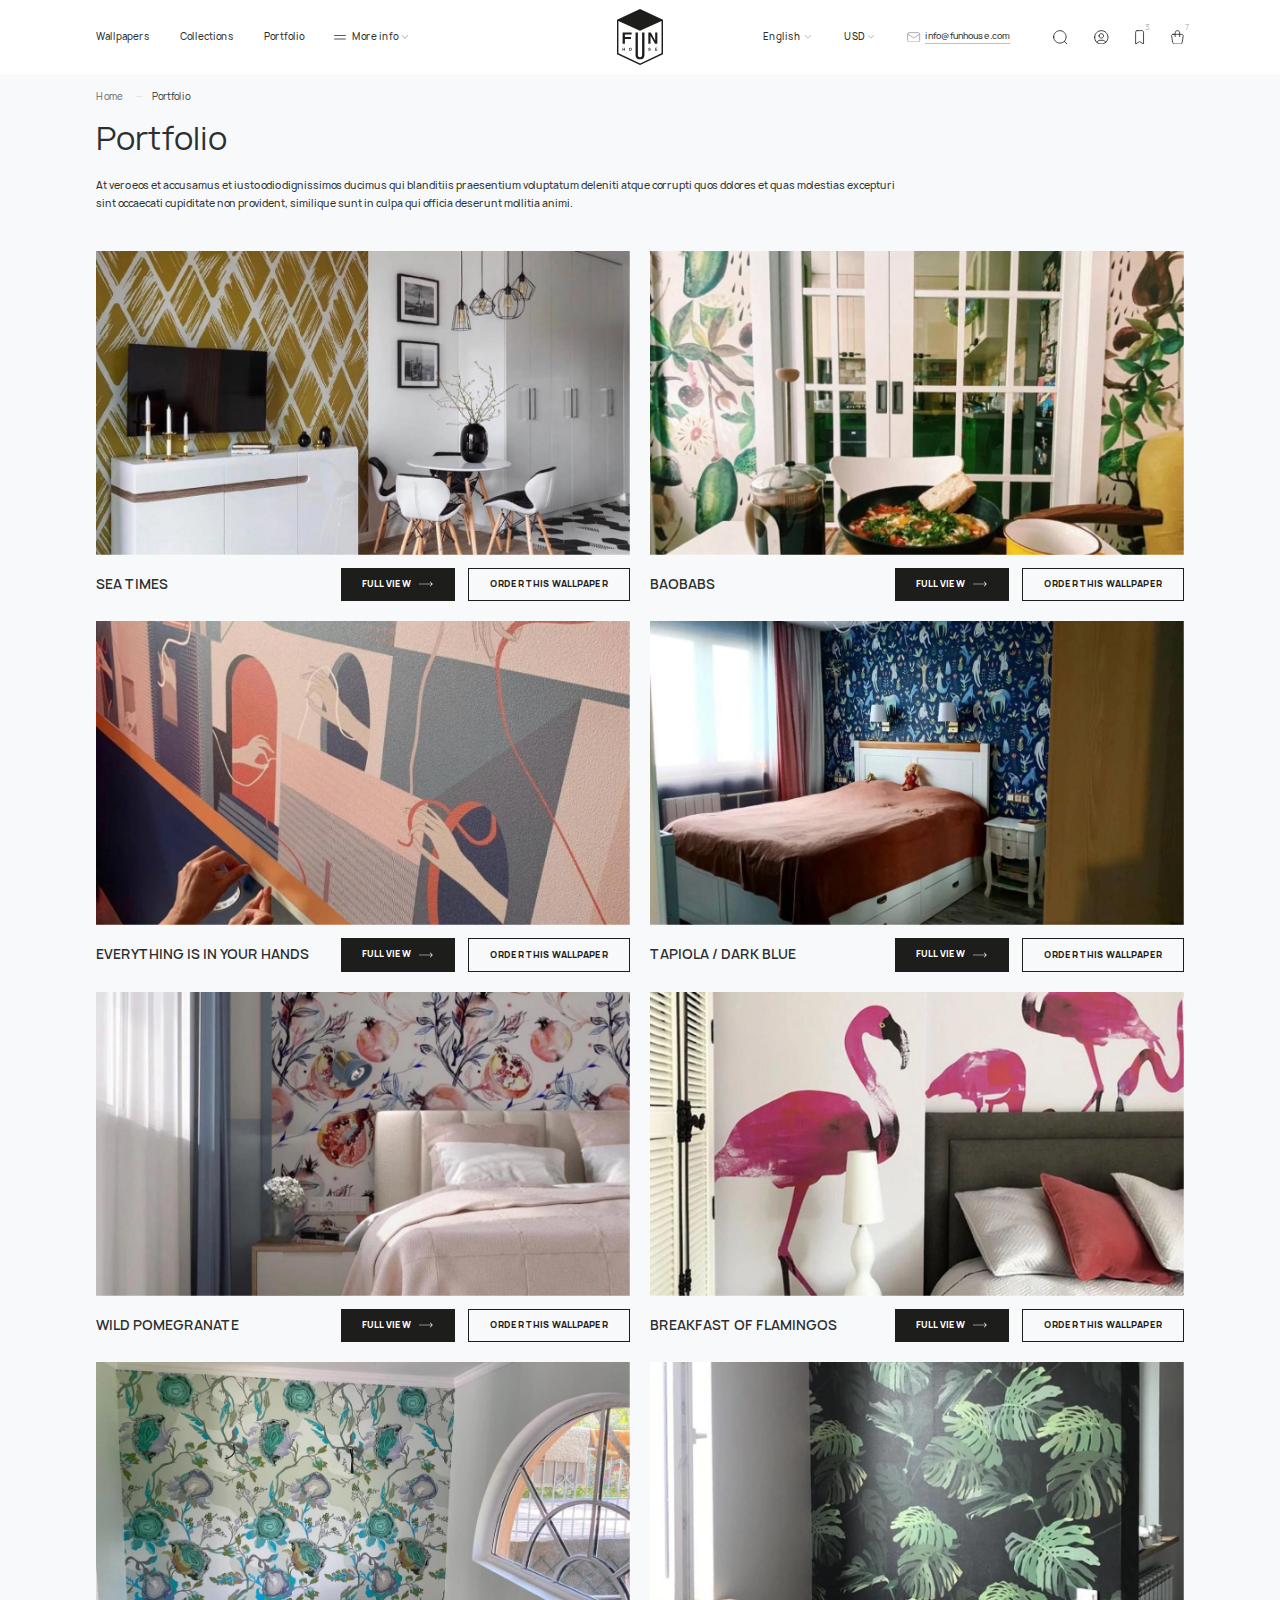
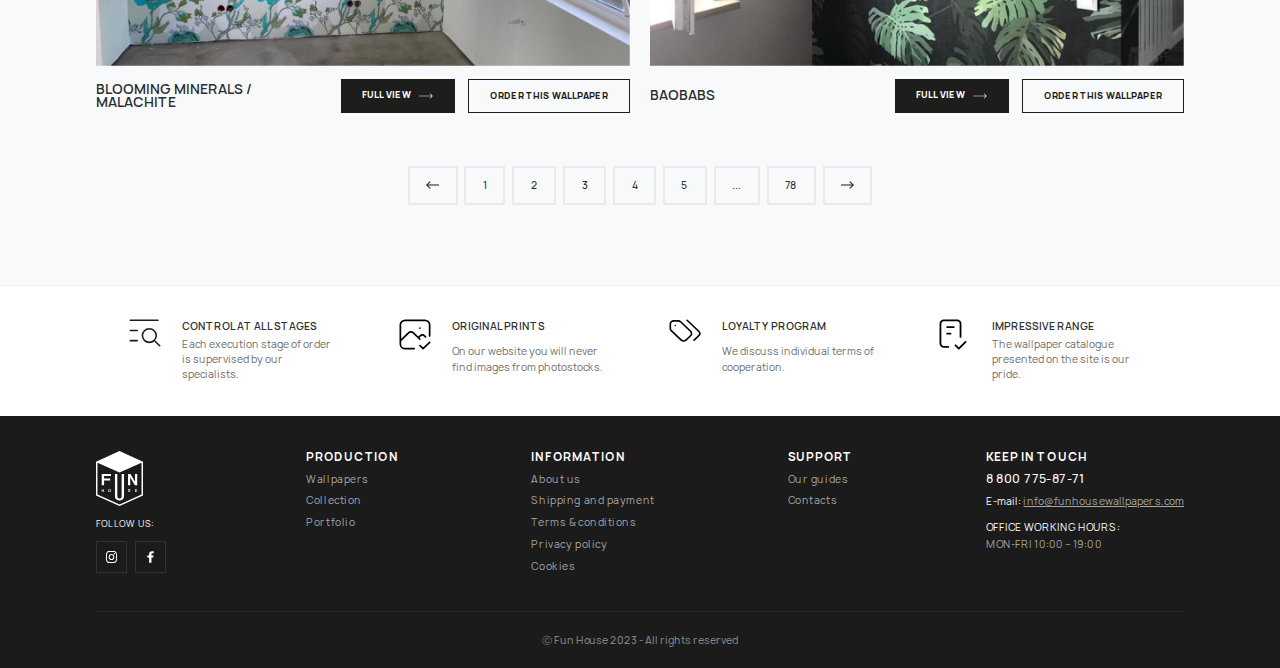
<file: portfolio.html>
<!DOCTYPE html> <html lang="ru">

<head>
    <meta charset="UTF-8">
    <meta name="viewport" content="width=device-width, initial-scale=1.0">
    <meta name="description" content="Fun House">
    <meta name="keywords" content="">
    <link rel="stylesheet" href="css/libs.min.css">
    <link rel="stylesheet" href="css/style.min.css">
    <title>Fun House</title>
</head>


<body class="m-page">
    <div class="wrapper">
        <header class="header">
            <div class="container">
    <div class="header__inner">
        <div class="header__left">
            <button class="burger">
                <img src="img/burger.svg" alt="">
            </button>
        </div>
        <div class="header__center">
            <a href="" class="header__logo">
                <img src="img/logo2.svg" alt="">
            </a>
        </div>
        <div class="header__right">

            <div class="menu">
                <div class="menu__top">
                    <button class="menu__close">
                        <img src="img/close2.svg" alt="">
                    </button>
                    <div class="header-lang _nav-parent">
                        <div class="nav__show">
                            <span>English</span>
                            <i class="nav__icon">
                                <img src="img/arrow7.svg" alt="">
                            </i>
                        </div>
                        <div class="nav-dropdown">
                            <div class="nav-dropdown__items">
                                <a href="" class="nav-dropdown__item _active">
                                    <span>English</span>
                                </a>
                                <a href="" class="nav-dropdown__item">
                                    <span>Russian</span>
                                </a>
                                <a href="" class="nav-dropdown__item">
                                    <span>German</span>
                                </a>
                                <a href="" class="nav-dropdown__item">
                                    <span>Spanish</span>
                                </a>
                            </div>
                        </div>
                    </div>
                    <div class="header-currency _nav-parent">
                    <div class="nav__show">
                        <span>USD</span>
                        <i class="nav__icon">
                            <img src="img/arrow7.svg" alt="">
                        </i>
                    </div>
                    <div class="nav-dropdown">
                        <div class="nav-dropdown__items">
                            <a href="" class="nav-dropdown__item _active">
                                <span>USD</span>
                            </a>
                            <a href="" class="nav-dropdown__item">
                                <span>RUB</span>
                            </a>
                            <a href="" class="nav-dropdown__item">
                                <span>BTC</span>
                            </a>
                            <a href="" class="nav-dropdown__item">
                                <span>ETH</span>
                            </a>
                        </div>
                    </div>
                </div>
                </div>
                <a href="" class="header__mail">
                    <svg width="20" height="16" viewBox="0 0 20 16" fill="none" xmlns="http://www.w3.org/2000/svg">
                        <path d="M1 3C1 2.46957 1.21071 1.96086 1.58579 1.58579C1.96086 1.21071 2.46957 1 3 1H17C17.5304 1 18.0391 1.21071 18.4142 1.58579C18.7893 1.96086 19 2.46957 19 3M1 3V13C1 13.5304 1.21071 14.0391 1.58579 14.4142C1.96086 14.7893 2.46957 15 3 15H17C17.5304 15 18.0391 14.7893 18.4142 14.4142C18.7893 14.0391 19 13.5304 19 13V3M1 3L10 9L19 3" stroke="#ACACAC" stroke-width="1.5" stroke-linecap="round" stroke-linejoin="round"/>
                    </svg>
                    <span>info@funhouse.com</span>
                </a>
                <nav class="nav">
                    <a href="" class="nav__link"><span>Wallpapers</span></a>
                    <a href="" class="nav__link"><span>Collections</span></a>
                    <a href="" class="nav__link"><span>Portfolio</span></a>
                    <div class="nav__item _nav-parent">
                        <div class="nav__show">
                            <img class="nav__burger" src="img/burger.svg" alt="">
                            <span>More info</span>
                            <i class="nav__icon">
                                <img src="img/arrow7.svg" alt="">
                            </i>
                        </div>
                        <div class="nav-dropdown">
                            <div class="nav-dropdown__items">
                                <a href="" class="nav-dropdown__item">
                                    <span>Guides</span>
                                </a>
                                <a href="" class="nav-dropdown__item">
                                    <span>Shipping and payment</span>
                                </a>
                                <a href="" class="nav-dropdown__item">
                                    <span>About us</span>
                                </a>
                                <a href="" class="nav-dropdown__item">
                                    <span>Contacts</span>
                                </a>
                            </div>
                        </div>
                    </div>
                </nav>
                <div class="footer__social-items">
                    <a href="" class="footer__social-item">
                        <img src="img/ig3.svg" alt="">
                    </a>
                    <a href="" class="footer__social-item">
                        <img src="img/fb3.svg" alt="">
                    </a>
                </div>
            </div>
            <div class="header-action">
                <button class="header-action__btn _search-btn">
                    <svg width="22" height="22" viewBox="0 0 22 22" fill="none" xmlns="http://www.w3.org/2000/svg">
                        <path d="M21 21L17 17M1 10.3333C1 11.559 1.24141 12.7727 1.71046 13.905C2.1795 15.0374 2.86699 16.0663 3.73367 16.933C4.60035 17.7997 5.62925 18.4872 6.76162 18.9562C7.89399 19.4253 9.10766 19.6667 10.3333 19.6667C11.559 19.6667 12.7727 19.4253 13.905 18.9562C15.0374 18.4872 16.0663 17.7997 16.933 16.933C17.7997 16.0663 18.4872 15.0374 18.9562 13.905C19.4253 12.7727 19.6667 11.559 19.6667 10.3333C19.6667 9.10766 19.4253 7.89399 18.9562 6.76162C18.4872 5.62925 17.7997 4.60035 16.933 3.73367C16.0663 2.86699 15.0374 2.1795 13.905 1.71046C12.7727 1.24141 11.559 1 10.3333 1C9.10766 1 7.89399 1.24141 6.76162 1.71046C5.62925 2.1795 4.60035 2.86699 3.73367 3.73367C2.86699 4.60035 2.1795 5.62925 1.71046 6.76162C1.24141 7.89399 1 9.10766 1 10.3333Z" stroke="#1D1D1B" stroke-width="1.3" stroke-linecap="round" stroke-linejoin="round"/>
                    </svg>
                </button>
                <a href="" class="header-action__btn">
                    <svg width="22" height="22" viewBox="0 0 22 22" fill="none" xmlns="http://www.w3.org/2000/svg">
                        <path d="M4.52 18.61C4.79501 17.6947 5.35774 16.8924 6.12472 16.3222C6.89169 15.752 7.82205 15.4442 8.77778 15.4444H13.2222C14.1792 15.4441 15.1107 15.7527 15.8782 16.3242C16.6457 16.8957 17.2083 17.6998 17.4822 18.6167M1 11C1 12.3132 1.25866 13.6136 1.7612 14.8268C2.26375 16.0401 3.00035 17.1425 3.92893 18.0711C4.85752 18.9997 5.95991 19.7363 7.17317 20.2388C8.38642 20.7413 9.68678 21 11 21C12.3132 21 13.6136 20.7413 14.8268 20.2388C16.0401 19.7363 17.1425 18.9997 18.0711 18.0711C18.9997 17.1425 19.7363 16.0401 20.2388 14.8268C20.7413 13.6136 21 12.3132 21 11C21 9.68678 20.7413 8.38642 20.2388 7.17317C19.7363 5.95991 18.9997 4.85752 18.0711 3.92893C17.1425 3.00035 16.0401 2.26375 14.8268 1.7612C13.6136 1.25866 12.3132 1 11 1C9.68678 1 8.38642 1.25866 7.17317 1.7612C5.95991 2.26375 4.85752 3.00035 3.92893 3.92893C3.00035 4.85752 2.26375 5.95991 1.7612 7.17317C1.25866 8.38642 1 9.68678 1 11ZM7.66667 8.77778C7.66667 9.66183 8.01786 10.5097 8.64298 11.1348C9.2681 11.7599 10.1159 12.1111 11 12.1111C11.8841 12.1111 12.7319 11.7599 13.357 11.1348C13.9821 10.5097 14.3333 9.66183 14.3333 8.77778C14.3333 7.89372 13.9821 7.04588 13.357 6.42076C12.7319 5.79563 11.8841 5.44444 11 5.44444C10.1159 5.44444 9.2681 5.79563 8.64298 6.42076C8.01786 7.04588 7.66667 7.89372 7.66667 8.77778Z" stroke="#1D1D1B" stroke-width="1.3" stroke-linecap="round" stroke-linejoin="round"/>
                    </svg>
                </a>
                <a href="" class="header-action__btn">
                    <svg width="15" height="24" viewBox="0 0 15 24" fill="none" xmlns="http://www.w3.org/2000/svg">
                        <path d="M3.6 1H11.4C12.0896 1 12.7509 1.28973 13.2385 1.80546C13.7261 2.32118 14 3.02065 14 3.75V23L7.5 18.875L1 23V3.75C1 3.02065 1.27393 2.32118 1.76152 1.80546C2.24912 1.28973 2.91044 1 3.6 1Z" stroke="#1D1D1B" stroke-width="1.3" stroke-linecap="round" stroke-linejoin="round"/>
                    </svg>
                    <span class="header-action__btn-num">
                        <span>3</span>
                    </span>
                </a>
                <a href="" class="header-action__btn">
                    <svg width="21" height="24" viewBox="0 0 21 24" fill="none" xmlns="http://www.w3.org/2000/svg">
                        <path d="M6.78348 10.7778V4.66667C6.78348 3.69421 7.17497 2.76158 7.87184 2.07394C8.56871 1.38631 9.51386 1 10.4994 1C11.4849 1 12.4301 1.38631 13.1269 2.07394C13.8238 2.76158 14.2153 3.69421 14.2153 4.66667V10.7778M3.47756 7.11111H17.5224C17.8796 7.11107 18.2326 7.18724 18.5571 7.33441C18.8817 7.48158 19.1702 7.69626 19.4028 7.96374C19.6353 8.23121 19.8066 8.54516 19.9047 8.88405C20.0028 9.22294 20.0255 9.57876 19.9712 9.92711L18.4167 19.8907C18.2818 20.7565 17.8371 21.5461 17.1632 22.1165C16.4893 22.6868 15.6308 23.0003 14.7429 23H6.25582C5.36821 23 4.50994 22.6864 3.83631 22.1161C3.16268 21.5458 2.71819 20.7563 2.58327 19.8907L1.02878 9.92711C0.974493 9.57876 0.997185 9.22294 1.09531 8.88405C1.19343 8.54516 1.36465 8.23121 1.59725 7.96374C1.82985 7.69626 2.11831 7.48158 2.44286 7.33441C2.76742 7.18724 3.12038 7.11107 3.47756 7.11111Z" stroke="#1D1D1B" stroke-width="1.3" stroke-linecap="round" stroke-linejoin="round"/>
                    </svg>
                    <span class="header-action__btn-num">
                        <span>7</span>
                    </span>
                </a>
            </div>
        </div>
    </div>
</div>


<div class="search">
    <div class="search__top">
        <div class="search__field">
            <input type="text" placeholder="Product catalog search">
        </div>
        <button class="search__close _close-search">
            <img src="img/close3.svg" alt="">
        </button>
    </div>
    <div class="search__content">
        <div class="container">
            <div class="search__has-result">
                <div class="text47">3 results</div>
                <div class="search__items">
                <div class="product-card">

    <div class="product-card__slider">
        <div class="swiper-container">
            <div class="swiper-wrapper">
                <div class="swiper-slide">
                    <div class="product-card__img">
                        <img src="img/product.webp" alt="">
                    </div>
                </div>
                <div class="swiper-slide">
                    <div class="product-card__img">
                        <img src="img/product4.webp" alt="">
                    </div>
                </div>
                <div class="swiper-slide">
                    <div class="product-card__img">
                        <img src="img/product2.webp" alt="">
                    </div>
                </div>
                <div class="swiper-slide">
                    <div class="product-card__img">
                        <img src="img/product3.webp" alt="">
                    </div>
                </div>
            </div>
        </div>
        <div class="swiper-pagination"></div>
    </div>
    <div class="product-card__content">
        <a href="" class="product-card__title text21">Wallpaper tropicana / panel</a>
        <div class="product-card__info">
            <div class="product-card__price">$ 44</div>
            <div class="product-card__measure">/ m2</div>
        </div>
    </div>
    <button class="favourite-btn ">
        <img class="_view1" src="img/favourite.svg" alt="">
        <img class="_view2" src="img/favourite2.svg" alt="">
    </button>
</div>

                <div class="product-card">

    <div class="product-card__slider">
        <div class="swiper-container">
            <div class="swiper-wrapper">
                <div class="swiper-slide">
                    <div class="product-card__img">
                        <img src="img/product2.webp" alt="">
                    </div>
                </div>
                <div class="swiper-slide">
                    <div class="product-card__img">
                        <img src="img/product4.webp" alt="">
                    </div>
                </div>
                <div class="swiper-slide">
                    <div class="product-card__img">
                        <img src="img/product2.webp" alt="">
                    </div>
                </div>
                <div class="swiper-slide">
                    <div class="product-card__img">
                        <img src="img/product3.webp" alt="">
                    </div>
                </div>
            </div>
        </div>
        <div class="swiper-pagination"></div>
    </div>
    <div class="product-card__content">
        <a href="" class="product-card__title text21">Wallpaper Seven peonies / panel</a>
        <div class="product-card__info">
            <div class="product-card__price">$ 44</div>
            <div class="product-card__measure">/ m2</div>
        </div>
    </div>
    <button class="favourite-btn ">
        <img class="_view1" src="img/favourite.svg" alt="">
        <img class="_view2" src="img/favourite2.svg" alt="">
    </button>
</div>

                <div class="product-card">

    <div class="product-card__slider">
        <div class="swiper-container">
            <div class="swiper-wrapper">
                <div class="swiper-slide">
                    <div class="product-card__img">
                        <img src="img/product3.webp" alt="">
                    </div>
                </div>
                <div class="swiper-slide">
                    <div class="product-card__img">
                        <img src="img/product4.webp" alt="">
                    </div>
                </div>
                <div class="swiper-slide">
                    <div class="product-card__img">
                        <img src="img/product2.webp" alt="">
                    </div>
                </div>
                <div class="swiper-slide">
                    <div class="product-card__img">
                        <img src="img/product3.webp" alt="">
                    </div>
                </div>
            </div>
        </div>
        <div class="swiper-pagination"></div>
    </div>
    <div class="product-card__content">
        <a href="" class="product-card__title text21">Wallpaper Five peonies / panel</a>
        <div class="product-card__info">
            <div class="product-card__price">$ 44</div>
            <div class="product-card__measure">/ m2</div>
        </div>
    </div>
    <button class="favourite-btn ">
        <img class="_view1" src="img/favourite.svg" alt="">
        <img class="_view2" src="img/favourite2.svg" alt="">
    </button>
</div>

            </div>
            </div>

<!--            Показать,если поиск будет пустым-->
            <div class="search__empty" style="display: none;">
                <div class="text21">No results found</div>
            </div>
        </div>
    </div>
</div>
<div class="search__bg _close-search"></div>

        </header>
        <main class="content">

            <section class="portfolio inner-page">
                <div class="container">
                    <div class="breadcrumbs">
                        <a href="" class="breadcrumbs__item">Home</a>
                        <span class="breadcrumbs__item">Portfolio</span>
                    </div>
                    <div class="page-top">
                        <h1 class="text47">Portfolio</h1>
                        <div class="text15">At vero eos et accusamus et iusto odio dignissimos ducimus qui blanditiis praesentium voluptatum deleniti atque corrupti quos dolores et quas molestias excepturi sint occaecati cupiditate non provident, similique sunt in culpa qui officia deserunt mollitia animi.</div>
                    </div>

                    <div class="portfolio__grid">
                        <div class="portfolio-card">
    <div class="portfolio-card__img">
        <img src="img/portfolio.jpg" alt="">
    </div>
    <div class="portfolio-card__content">
        <div class="portfolio-card__title">
            <span>SEA TIMES</span>
        </div>
        <div class="portfolio-card__nav">
            <a href="" class="portfolio-card__btn m-btn m-btn-black">
                <span>full view</span>
                <img src="img/arrow.svg" alt="">
            </a>
            <a href="" class="portfolio-card__btn m-btn m-btn-black-outline">
                <span>ORDER THIS WALLPAPER</span>
            </a>
        </div>
    </div>
</div>

                        <div class="portfolio-card">
    <div class="portfolio-card__img">
        <img src="img/portfolio2.jpg" alt="">
    </div>
    <div class="portfolio-card__content">
        <div class="portfolio-card__title">
            <span>BAOBABS</span>
        </div>
        <div class="portfolio-card__nav">
            <a href="" class="portfolio-card__btn m-btn m-btn-black">
                <span>full view</span>
                <img src="img/arrow.svg" alt="">
            </a>
            <a href="" class="portfolio-card__btn m-btn m-btn-black-outline">
                <span>ORDER THIS WALLPAPER</span>
            </a>
        </div>
    </div>
</div>

                        <div class="portfolio-card">
    <div class="portfolio-card__img">
        <img src="img/portfolio3.jpg" alt="">
    </div>
    <div class="portfolio-card__content">
        <div class="portfolio-card__title">
            <span>EVERYTHING IS IN YOUR HANDS</span>
        </div>
        <div class="portfolio-card__nav">
            <a href="" class="portfolio-card__btn m-btn m-btn-black">
                <span>full view</span>
                <img src="img/arrow.svg" alt="">
            </a>
            <a href="" class="portfolio-card__btn m-btn m-btn-black-outline">
                <span>ORDER THIS WALLPAPER</span>
            </a>
        </div>
    </div>
</div>

                        <div class="portfolio-card">
    <div class="portfolio-card__img">
        <img src="img/portfolio4.jpg" alt="">
    </div>
    <div class="portfolio-card__content">
        <div class="portfolio-card__title">
            <span>TAPIOLA / DARK BLUE</span>
        </div>
        <div class="portfolio-card__nav">
            <a href="" class="portfolio-card__btn m-btn m-btn-black">
                <span>full view</span>
                <img src="img/arrow.svg" alt="">
            </a>
            <a href="" class="portfolio-card__btn m-btn m-btn-black-outline">
                <span>ORDER THIS WALLPAPER</span>
            </a>
        </div>
    </div>
</div>

                        <div class="portfolio-card">
    <div class="portfolio-card__img">
        <img src="img/portfolio5.jpg" alt="">
    </div>
    <div class="portfolio-card__content">
        <div class="portfolio-card__title">
            <span>WILD POMEGRANATE</span>
        </div>
        <div class="portfolio-card__nav">
            <a href="" class="portfolio-card__btn m-btn m-btn-black">
                <span>full view</span>
                <img src="img/arrow.svg" alt="">
            </a>
            <a href="" class="portfolio-card__btn m-btn m-btn-black-outline">
                <span>ORDER THIS WALLPAPER</span>
            </a>
        </div>
    </div>
</div>

                        <div class="portfolio-card">
    <div class="portfolio-card__img">
        <img src="img/portfolio6.jpg" alt="">
    </div>
    <div class="portfolio-card__content">
        <div class="portfolio-card__title">
            <span>BREAKFAST OF FLAMINGOS</span>
        </div>
        <div class="portfolio-card__nav">
            <a href="" class="portfolio-card__btn m-btn m-btn-black">
                <span>full view</span>
                <img src="img/arrow.svg" alt="">
            </a>
            <a href="" class="portfolio-card__btn m-btn m-btn-black-outline">
                <span>ORDER THIS WALLPAPER</span>
            </a>
        </div>
    </div>
</div>

                        <div class="portfolio-card">
    <div class="portfolio-card__img">
        <img src="img/portfolio7.jpg" alt="">
    </div>
    <div class="portfolio-card__content">
        <div class="portfolio-card__title">
            <span>BLOOMING MINERALS / MALACHITE</span>
        </div>
        <div class="portfolio-card__nav">
            <a href="" class="portfolio-card__btn m-btn m-btn-black">
                <span>full view</span>
                <img src="img/arrow.svg" alt="">
            </a>
            <a href="" class="portfolio-card__btn m-btn m-btn-black-outline">
                <span>ORDER THIS WALLPAPER</span>
            </a>
        </div>
    </div>
</div>

                        <div class="portfolio-card">
    <div class="portfolio-card__img">
        <img src="img/portfolio8.jpg" alt="">
    </div>
    <div class="portfolio-card__content">
        <div class="portfolio-card__title">
            <span>BAOBABS</span>
        </div>
        <div class="portfolio-card__nav">
            <a href="" class="portfolio-card__btn m-btn m-btn-black">
                <span>full view</span>
                <img src="img/arrow.svg" alt="">
            </a>
            <a href="" class="portfolio-card__btn m-btn m-btn-black-outline">
                <span>ORDER THIS WALLPAPER</span>
            </a>
        </div>
    </div>
</div>

                    </div>

                    <div class="pagination">
    <a href="" class="pagination__item">
        <img src="img/prev3.svg" alt="">
    </a>
    <a href="" class="pagination__item">
        <span>1</span>
    </a>
    <a href="" class="pagination__item">
        <span>2</span>
    </a>
    <a href="" class="pagination__item _hide-mob">
        <span>3</span>
    </a>
    <a href="" class="pagination__item _hide-mob">
        <span>4</span>
    </a>
    <a href="" class="pagination__item _hide-mob">
        <span>5</span>
    </a>
    <a href="" class="pagination__item _dots">
        <span>...</span>
    </a>
    <a href="" class="pagination__item">
        <span>78</span>
    </a>
    <a href="" class="pagination__item">
        <img src="img/next3.svg" alt="">
    </a>
</div>

                </div>
            </section>

            <section class="advantages advantages2">
                <div class="container">
    <div class="advantages__items">
        <div class="advantage-item">
    <div class="advantage-item__icon">
        <img src="img/advantage-icon.svg" alt="">
    </div>
    <div class="advantage-item__content">
        <div class="advantage-item__title text15 semi-bold-text">
            CONTROL AT ALL STAGES
        </div>
        <div class="advantage-item__decs text15 regular-text">
            Each execution stage of order is supervised by our specialists.
        </div>
    </div>
</div>

        <div class="advantage-item">
    <div class="advantage-item__icon">
        <img src="img/advantage-icon2.svg" alt="">
    </div>
    <div class="advantage-item__content">
        <div class="advantage-item__title text15 semi-bold-text">
            ORIGINAL PRINTS
        </div>
        <div class="advantage-item__decs text15 regular-text">
            On our website you will never find images from photostocks.
        </div>
    </div>
</div>

        <div class="advantage-item">
    <div class="advantage-item__icon">
        <img src="img/advantage-icon3.svg" alt="">
    </div>
    <div class="advantage-item__content">
        <div class="advantage-item__title text15 semi-bold-text">
            LOYALTY PROGRAM
        </div>
        <div class="advantage-item__decs text15 regular-text">
            We discuss individual terms of cooperation.
        </div>
    </div>
</div>

        <div class="advantage-item">
    <div class="advantage-item__icon">
        <img src="img/advantage-icon4.svg" alt="">
    </div>
    <div class="advantage-item__content">
        <div class="advantage-item__title text15 semi-bold-text">
            IMPRESSIVE RANGE
        </div>
        <div class="advantage-item__decs text15 regular-text">
            The wallpaper catalogue presented on the site is our pride.
        </div>
    </div>
</div>

    </div>
</div>

            </section>

        </main>
        <footer class="footer">
            <div class="container">
    <div class="footer__inner">
        <div class="footer__col">
            <a href="" class="footer__logo">
                <img src="img/logo.svg" alt="">
            </a>
            <div class="footer__social">
                <div class="footer__social-title">FOLLOW US:</div>
                <div class="footer__social-items">
                    <a href="" class="footer__social-item">
                        <img src="img/ig.svg" alt="">
                    </a>
                    <a href="" class="footer__social-item">
                        <img src="img/fb.svg" alt="">
                    </a>
                </div>
            </div>
        </div>
        <div class="footer__col">
            <div class="footer__title">
                PRODUCTION
            </div>
            <div class="footer__links">
                <a href="" class="footer__link">Wallpapers</a>
                <a href="" class="footer__link">Collection</a>
                <a href="" class="footer__link">Portfolio</a>
            </div>
        </div>
        <div class="footer__col">
            <div class="footer__title">
                INFORMATION
            </div>
            <div class="footer__links">
                <a href="" class="footer__link">About us</a>
                <a href="" class="footer__link">Shipping and payment</a>
                <a href="" class="footer__link">Terms & conditions</a>
                <a href="" class="footer__link">Privacy policy</a>
                <a href="" class="footer__link">Cookies</a>
            </div>
        </div>
        <div class="footer__col">
            <div class="footer__title">
                SUPPORT
            </div>
            <div class="footer__links">
                <a href="" class="footer__link">Our guides</a>
                <a href="" class="footer__link">Contacts</a>
            </div>
        </div>
        <div class="footer__col">
            <div class="footer__title">
                keep in touch
            </div>
            <div class="footer-contacts">
                <div class="footer-contacts__phone">
                    <a href="tel:88007758771">8 800 775-87-71</a>
                </div>
                <div class="footer-contacts__email">
                    <span>E-mail:</span>
                    <a href="mailto:info@funhousewallpapers.com">info@funhousewallpapers.com</a>
                </div>
                <div class="footer-contacts__time">
                    <span>OFFICE WORKING HOURS:</span>
                    <span class="gray-text">MON-FRI 10:00 – 19:00</span>
                </div>
            </div>
        </div>
    </div>
    <div class="footer__bottom">
        <div class="footer__c">Ⓒ Fun House 2023 - All rights reserved</div>
    </div>
</div>

        </footer>
    </div>


    <div class="cart-alert">
    <div class="cart-alert__img">
        <img src="img/product.webp" alt="">
    </div>
    <div class="cart-alert__content">
        <div class="cart-alert__info">
            <div class="text17 bold-text">
                Added to cart
            </div>
            <div class="cart-alert__title text17">
                Wallpaper tropicana / panel
            </div>
        </div>
        <div class="cart-alert__nav">
            <a href="" class="m-btn m-btn-gray-outline">
                <span>Go to cart</span>
                <img src="img/arrow2.svg" alt="">
            </a>
        </div>
    </div>
    <button class="cart-alert__close">
        <img src="img/close.svg" alt="">
    </button>
</div>


    <script src="js/libs.min.js"></script>
<script src="js/main.min.js"></script>

</body>

</html>
</file>
<file: css/libs.min.css>
@font-face{font-family:'swiper-icons';src:url("data:application/font-woff;charset=utf-8;base64, [base64]//wADZ2x5ZgAAAywAAADMAAAD2MHtryVoZWFkAAABbAAAADAAAAA2E2+eoWhoZWEAAAGcAAAAHwAAACQC9gDzaG10eAAAAigAAAAZAAAArgJkABFsb2NhAAAC0AAAAFoAAABaFQAUGG1heHAAAAG8AAAAHwAAACAAcABAbmFtZQAAA/gAAAE5AAACXvFdBwlwb3N0AAAFNAAAAGIAAACE5s74hXjaY2BkYGAAYpf5Hu/j+W2+MnAzMYDAzaX6QjD6/4//Bxj5GA8AuRwMYGkAPywL13jaY2BkYGA88P8Agx4j+/8fQDYfA1AEBWgDAIB2BOoAeNpjYGRgYNBh4GdgYgABEMnIABJzYNADCQAACWgAsQB42mNgYfzCOIGBlYGB0YcxjYGBwR1Kf2WQZGhhYGBiYGVmgAFGBiQQkOaawtDAoMBQxXjg/wEGPcYDDA4wNUA2CCgwsAAAO4EL6gAAeNpj2M0gyAACqxgGNWBkZ2D4/wMA+xkDdgAAAHjaY2BgYGaAYBkGRgYQiAHyGMF8FgYHIM3DwMHABGQrMOgyWDLEM1T9/w8UBfEMgLzE////P/5//f/V/xv+r4eaAAeMbAxwIUYmIMHEgKYAYjUcsDAwsLKxc3BycfPw8jEQA/[base64]/uznmfPFBNODM2K7MTQ45YEAZqGP81AmGGcF3iPqOop0r1SPTaTbVkfUe4HXj97wYE+yNwWYxwWu4v1ugWHgo3S1XdZEVqWM7ET0cfnLGxWfkgR42o2PvWrDMBSFj/IHLaF0zKjRgdiVMwScNRAoWUoH78Y2icB/yIY09An6AH2Bdu/UB+yxopYshQiEvnvu0dURgDt8QeC8PDw7Fpji3fEA4z/PEJ6YOB5hKh4dj3EvXhxPqH/SKUY3rJ7srZ4FZnh1PMAtPhwP6fl2PMJMPDgeQ4rY8YT6Gzao0eAEA409DuggmTnFnOcSCiEiLMgxCiTI6Cq5DZUd3Qmp10vO0LaLTd2cjN4fOumlc7lUYbSQcZFkutRG7g6JKZKy0RmdLY680CDnEJ+UMkpFFe1RN7nxdVpXrC4aTtnaurOnYercZg2YVmLN/d/gczfEimrE/fs/bOuq29Zmn8tloORaXgZgGa78yO9/cnXm2BpaGvq25Dv9S4E9+5SIc9PqupJKhYFSSl47+Qcr1mYNAAAAeNptw0cKwkAAAMDZJA8Q7OUJvkLsPfZ6zFVERPy8qHh2YER+3i/BP83vIBLLySsoKimrqKqpa2hp6+jq6RsYGhmbmJqZSy0sraxtbO3sHRydnEMU4uR6yx7JJXveP7WrDycAAAAAAAH//wACeNpjYGRgYOABYhkgZgJCZgZNBkYGLQZtIJsFLMYAAAw3ALgAeNolizEKgDAQBCchRbC2sFER0YD6qVQiBCv/H9ezGI6Z5XBAw8CBK/m5iQQVauVbXLnOrMZv2oLdKFa8Pjuru2hJzGabmOSLzNMzvutpB3N42mNgZGBg4GKQYzBhYMxJLMlj4GBgAYow/P/PAJJhLM6sSoWKfWCAAwDAjgbRAAB42mNgYGBkAIIbCZo5IPrmUn0hGA0AO8EFTQAA");font-weight:400;font-style:normal}:root{--swiper-theme-color: #007aff}.swiper{margin-left:auto;margin-right:auto;position:relative;overflow:hidden;list-style:none;padding:0;z-index:1}.swiper-vertical>.swiper-wrapper{flex-direction:column}.swiper-wrapper{position:relative;width:100%;height:100%;z-index:1;display:flex;transition-property:transform;box-sizing:content-box}.swiper-android .swiper-slide,.swiper-wrapper{transform:translate3d(0px, 0, 0)}.swiper-pointer-events{touch-action:pan-y}.swiper-pointer-events.swiper-vertical{touch-action:pan-x}.swiper-slide{flex-shrink:0;width:100%;height:100%;position:relative;transition-property:transform}.swiper-slide-invisible-blank{visibility:hidden}.swiper-autoheight,.swiper-autoheight .swiper-slide{height:auto}.swiper-autoheight .swiper-wrapper{align-items:flex-start;transition-property:transform, height}.swiper-backface-hidden .swiper-slide{transform:translateZ(0);-webkit-backface-visibility:hidden;backface-visibility:hidden}.swiper-3d,.swiper-3d.swiper-css-mode .swiper-wrapper{perspective:1200px}.swiper-3d .swiper-wrapper,.swiper-3d .swiper-slide,.swiper-3d .swiper-slide-shadow,.swiper-3d .swiper-slide-shadow-left,.swiper-3d .swiper-slide-shadow-right,.swiper-3d .swiper-slide-shadow-top,.swiper-3d .swiper-slide-shadow-bottom,.swiper-3d .swiper-cube-shadow{transform-style:preserve-3d}.swiper-3d .swiper-slide-shadow,.swiper-3d .swiper-slide-shadow-left,.swiper-3d .swiper-slide-shadow-right,.swiper-3d .swiper-slide-shadow-top,.swiper-3d .swiper-slide-shadow-bottom{position:absolute;left:0;top:0;width:100%;height:100%;pointer-events:none;z-index:10}.swiper-3d .swiper-slide-shadow{background:rgba(0,0,0,0.15)}.swiper-3d .swiper-slide-shadow-left{background-image:linear-gradient(to left, rgba(0,0,0,0.5), rgba(0,0,0,0))}.swiper-3d .swiper-slide-shadow-right{background-image:linear-gradient(to right, rgba(0,0,0,0.5), rgba(0,0,0,0))}.swiper-3d .swiper-slide-shadow-top{background-image:linear-gradient(to top, rgba(0,0,0,0.5), rgba(0,0,0,0))}.swiper-3d .swiper-slide-shadow-bottom{background-image:linear-gradient(to bottom, rgba(0,0,0,0.5), rgba(0,0,0,0))}.swiper-css-mode>.swiper-wrapper{overflow:auto;scrollbar-width:none;-ms-overflow-style:none}.swiper-css-mode>.swiper-wrapper::-webkit-scrollbar{display:none}.swiper-css-mode>.swiper-wrapper>.swiper-slide{scroll-snap-align:start start}.swiper-horizontal.swiper-css-mode>.swiper-wrapper{scroll-snap-type:x mandatory}.swiper-vertical.swiper-css-mode>.swiper-wrapper{scroll-snap-type:y mandatory}.swiper-centered>.swiper-wrapper::before{content:'';flex-shrink:0;order:9999}.swiper-centered.swiper-horizontal>.swiper-wrapper>.swiper-slide:first-child{margin-inline-start:var(--swiper-centered-offset-before)}.swiper-centered.swiper-horizontal>.swiper-wrapper::before{height:100%;min-height:1px;width:var(--swiper-centered-offset-after)}.swiper-centered.swiper-vertical>.swiper-wrapper>.swiper-slide:first-child{margin-block-start:var(--swiper-centered-offset-before)}.swiper-centered.swiper-vertical>.swiper-wrapper::before{width:100%;min-width:1px;height:var(--swiper-centered-offset-after)}.swiper-centered>.swiper-wrapper>.swiper-slide{scroll-snap-align:center center}.swiper-virtual .swiper-slide{-webkit-backface-visibility:hidden;transform:translateZ(0)}.swiper-virtual.swiper-css-mode .swiper-wrapper::after{content:'';position:absolute;left:0;top:0;pointer-events:none}.swiper-virtual.swiper-css-mode.swiper-horizontal .swiper-wrapper::after{height:1px;width:var(--swiper-virtual-size)}.swiper-virtual.swiper-css-mode.swiper-vertical .swiper-wrapper::after{width:1px;height:var(--swiper-virtual-size)}:root{--swiper-navigation-size: 44px}.swiper-button-prev,.swiper-button-next{position:absolute;top:50%;width:calc(var(--swiper-navigation-size) / 44 * 27);height:var(--swiper-navigation-size);margin-top:calc(0px - (var(--swiper-navigation-size) / 2));z-index:10;cursor:pointer;display:flex;align-items:center;justify-content:center;color:var(--swiper-navigation-color, var(--swiper-theme-color))}.swiper-button-prev.swiper-button-disabled,.swiper-button-next.swiper-button-disabled{opacity:0.35;cursor:auto;pointer-events:none}.swiper-button-prev:after,.swiper-button-next:after{font-family:swiper-icons;font-size:var(--swiper-navigation-size);text-transform:none !important;letter-spacing:0;text-transform:none;font-variant:initial;line-height:1}.swiper-button-prev,.swiper-rtl .swiper-button-next{left:10px;right:auto}.swiper-button-prev:after,.swiper-rtl .swiper-button-next:after{content:'prev'}.swiper-button-next,.swiper-rtl .swiper-button-prev{right:10px;left:auto}.swiper-button-next:after,.swiper-rtl .swiper-button-prev:after{content:'next'}.swiper-button-lock{display:none}.swiper-pagination{position:absolute;text-align:center;transition:300ms opacity;transform:translate3d(0, 0, 0);z-index:10}.swiper-pagination.swiper-pagination-hidden{opacity:0}.swiper-pagination-fraction,.swiper-pagination-custom,.swiper-horizontal>.swiper-pagination-bullets,.swiper-pagination-bullets.swiper-pagination-horizontal{bottom:10px;left:0;width:100%}.swiper-pagination-bullets-dynamic{overflow:hidden;font-size:0}.swiper-pagination-bullets-dynamic .swiper-pagination-bullet{transform:scale(0.33);position:relative}.swiper-pagination-bullets-dynamic .swiper-pagination-bullet-active{transform:scale(1)}.swiper-pagination-bullets-dynamic .swiper-pagination-bullet-active-main{transform:scale(1)}.swiper-pagination-bullets-dynamic .swiper-pagination-bullet-active-prev{transform:scale(0.66)}.swiper-pagination-bullets-dynamic .swiper-pagination-bullet-active-prev-prev{transform:scale(0.33)}.swiper-pagination-bullets-dynamic .swiper-pagination-bullet-active-next{transform:scale(0.66)}.swiper-pagination-bullets-dynamic .swiper-pagination-bullet-active-next-next{transform:scale(0.33)}.swiper-pagination-bullet{width:var(--swiper-pagination-bullet-width, var(--swiper-pagination-bullet-size, 8px));height:var(--swiper-pagination-bullet-height, var(--swiper-pagination-bullet-size, 8px));display:inline-block;border-radius:50%;background:var(--swiper-pagination-bullet-inactive-color, #000);opacity:var(--swiper-pagination-bullet-inactive-opacity, 0.2)}button.swiper-pagination-bullet{border:none;margin:0;padding:0;box-shadow:none;-webkit-appearance:none;appearance:none}.swiper-pagination-clickable .swiper-pagination-bullet{cursor:pointer}.swiper-pagination-bullet:only-child{display:none !important}.swiper-pagination-bullet-active{opacity:var(--swiper-pagination-bullet-opacity, 1);background:var(--swiper-pagination-color, var(--swiper-theme-color))}.swiper-vertical>.swiper-pagination-bullets,.swiper-pagination-vertical.swiper-pagination-bullets{right:10px;top:50%;transform:translate3d(0px, -50%, 0)}.swiper-vertical>.swiper-pagination-bullets .swiper-pagination-bullet,.swiper-pagination-vertical.swiper-pagination-bullets .swiper-pagination-bullet{margin:var(--swiper-pagination-bullet-vertical-gap, 6px) 0;display:block}.swiper-vertical>.swiper-pagination-bullets.swiper-pagination-bullets-dynamic,.swiper-pagination-vertical.swiper-pagination-bullets.swiper-pagination-bullets-dynamic{top:50%;transform:translateY(-50%);width:8px}.swiper-vertical>.swiper-pagination-bullets.swiper-pagination-bullets-dynamic .swiper-pagination-bullet,.swiper-pagination-vertical.swiper-pagination-bullets.swiper-pagination-bullets-dynamic .swiper-pagination-bullet{display:inline-block;transition:200ms transform, 200ms top}.swiper-horizontal>.swiper-pagination-bullets .swiper-pagination-bullet,.swiper-pagination-horizontal.swiper-pagination-bullets .swiper-pagination-bullet{margin:0 var(--swiper-pagination-bullet-horizontal-gap, 4px)}.swiper-horizontal>.swiper-pagination-bullets.swiper-pagination-bullets-dynamic,.swiper-pagination-horizontal.swiper-pagination-bullets.swiper-pagination-bullets-dynamic{left:50%;transform:translateX(-50%);white-space:nowrap}.swiper-horizontal>.swiper-pagination-bullets.swiper-pagination-bullets-dynamic .swiper-pagination-bullet,.swiper-pagination-horizontal.swiper-pagination-bullets.swiper-pagination-bullets-dynamic .swiper-pagination-bullet{transition:200ms transform, 200ms left}.swiper-horizontal.swiper-rtl>.swiper-pagination-bullets-dynamic .swiper-pagination-bullet{transition:200ms transform, 200ms right}.swiper-pagination-progressbar{background:rgba(0,0,0,0.25);position:absolute}.swiper-pagination-progressbar .swiper-pagination-progressbar-fill{background:var(--swiper-pagination-color, var(--swiper-theme-color));position:absolute;left:0;top:0;width:100%;height:100%;transform:scale(0);transform-origin:left top}.swiper-rtl .swiper-pagination-progressbar .swiper-pagination-progressbar-fill{transform-origin:right top}.swiper-horizontal>.swiper-pagination-progressbar,.swiper-pagination-progressbar.swiper-pagination-horizontal,.swiper-vertical>.swiper-pagination-progressbar.swiper-pagination-progressbar-opposite,.swiper-pagination-progressbar.swiper-pagination-vertical.swiper-pagination-progressbar-opposite{width:100%;height:4px;left:0;top:0}.swiper-vertical>.swiper-pagination-progressbar,.swiper-pagination-progressbar.swiper-pagination-vertical,.swiper-horizontal>.swiper-pagination-progressbar.swiper-pagination-progressbar-opposite,.swiper-pagination-progressbar.swiper-pagination-horizontal.swiper-pagination-progressbar-opposite{width:4px;height:100%;left:0;top:0}.swiper-pagination-lock{display:none}.swiper-scrollbar{border-radius:10px;position:relative;-ms-touch-action:none;background:rgba(0,0,0,0.1)}.swiper-horizontal>.swiper-scrollbar{position:absolute;left:1%;bottom:3px;z-index:50;height:5px;width:98%}.swiper-vertical>.swiper-scrollbar{position:absolute;right:3px;top:1%;z-index:50;width:5px;height:98%}.swiper-scrollbar-drag{height:100%;width:100%;position:relative;background:rgba(0,0,0,0.5);border-radius:10px;left:0;top:0}.swiper-scrollbar-cursor-drag{cursor:move}.swiper-scrollbar-lock{display:none}.swiper-zoom-container{width:100%;height:100%;display:flex;justify-content:center;align-items:center;text-align:center}.swiper-zoom-container>img,.swiper-zoom-container>svg,.swiper-zoom-container>canvas{max-width:100%;max-height:100%;object-fit:contain}.swiper-slide-zoomed{cursor:move}.swiper-lazy-preloader{width:42px;height:42px;position:absolute;left:50%;top:50%;margin-left:-21px;margin-top:-21px;z-index:10;transform-origin:50%;box-sizing:border-box;border:4px solid var(--swiper-preloader-color, var(--swiper-theme-color));border-radius:50%;border-top-color:transparent}.swiper-slide-visible .swiper-lazy-preloader{animation:swiper-preloader-spin 1s infinite linear}.swiper-lazy-preloader-white{--swiper-preloader-color: #fff}.swiper-lazy-preloader-black{--swiper-preloader-color: #000}@keyframes swiper-preloader-spin{0%{transform:rotate(0deg)}100%{transform:rotate(360deg)}}.swiper .swiper-notification{position:absolute;left:0;top:0;pointer-events:none;opacity:0;z-index:-1000}.swiper-free-mode>.swiper-wrapper{transition-timing-function:ease-out;margin:0 auto}.swiper-grid>.swiper-wrapper{flex-wrap:wrap}.swiper-grid-column>.swiper-wrapper{flex-wrap:wrap;flex-direction:column}.swiper-fade.swiper-free-mode .swiper-slide{transition-timing-function:ease-out}.swiper-fade .swiper-slide{pointer-events:none;transition-property:opacity}.swiper-fade .swiper-slide .swiper-slide{pointer-events:none}.swiper-fade .swiper-slide-active,.swiper-fade .swiper-slide-active .swiper-slide-active{pointer-events:auto}.swiper-cube{overflow:visible}.swiper-cube .swiper-slide{pointer-events:none;-webkit-backface-visibility:hidden;backface-visibility:hidden;z-index:1;visibility:hidden;transform-origin:0 0;width:100%;height:100%}.swiper-cube .swiper-slide .swiper-slide{pointer-events:none}.swiper-cube.swiper-rtl .swiper-slide{transform-origin:100% 0}.swiper-cube .swiper-slide-active,.swiper-cube .swiper-slide-active .swiper-slide-active{pointer-events:auto}.swiper-cube .swiper-slide-active,.swiper-cube .swiper-slide-next,.swiper-cube .swiper-slide-prev,.swiper-cube .swiper-slide-next+.swiper-slide{pointer-events:auto;visibility:visible}.swiper-cube .swiper-slide-shadow-top,.swiper-cube .swiper-slide-shadow-bottom,.swiper-cube .swiper-slide-shadow-left,.swiper-cube .swiper-slide-shadow-right{z-index:0;-webkit-backface-visibility:hidden;backface-visibility:hidden}.swiper-cube .swiper-cube-shadow{position:absolute;left:0;bottom:0px;width:100%;height:100%;opacity:0.6;z-index:0}.swiper-cube .swiper-cube-shadow:before{content:'';background:#000;position:absolute;left:0;top:0;bottom:0;right:0;filter:blur(50px)}.swiper-flip{overflow:visible}.swiper-flip .swiper-slide{pointer-events:none;-webkit-backface-visibility:hidden;backface-visibility:hidden;z-index:1}.swiper-flip .swiper-slide .swiper-slide{pointer-events:none}.swiper-flip .swiper-slide-active,.swiper-flip .swiper-slide-active .swiper-slide-active{pointer-events:auto}.swiper-flip .swiper-slide-shadow-top,.swiper-flip .swiper-slide-shadow-bottom,.swiper-flip .swiper-slide-shadow-left,.swiper-flip .swiper-slide-shadow-right{z-index:0;-webkit-backface-visibility:hidden;backface-visibility:hidden}.swiper-creative .swiper-slide{-webkit-backface-visibility:hidden;backface-visibility:hidden;overflow:hidden;transition-property:transform, opacity, height}.swiper-cards{overflow:visible}.swiper-cards .swiper-slide{transform-origin:center bottom;-webkit-backface-visibility:hidden;backface-visibility:hidden;overflow:hidden}

.carousel{position:relative;box-sizing:border-box}.carousel *,.carousel *:before,.carousel *:after{box-sizing:inherit}.carousel.is-draggable{cursor:move;cursor:grab}.carousel.is-dragging{cursor:move;cursor:grabbing}.carousel__viewport{position:relative;overflow:hidden;max-width:100%;max-height:100%}.carousel__track{display:flex}.carousel__slide{flex:0 0 auto;width:var(--carousel-slide-width, 60%);max-width:100%;padding:1rem;position:relative;overflow-x:hidden;overflow-y:auto;overscroll-behavior:contain}.has-dots{margin-bottom:calc(0.5rem + 22px)}.carousel__dots{margin:0 auto;padding:0;position:absolute;top:calc(100% + 0.5rem);left:0;right:0;display:flex;justify-content:center;list-style:none;user-select:none}.carousel__dots .carousel__dot{margin:0;padding:0;display:block;position:relative;width:22px;height:22px;cursor:pointer}.carousel__dots .carousel__dot:after{content:"";width:8px;height:8px;border-radius:50%;position:absolute;top:50%;left:50%;transform:translate(-50%, -50%);background-color:currentColor;opacity:.25;transition:opacity .15s ease-in-out}.carousel__dots .carousel__dot.is-selected:after{opacity:1}.carousel__button{width:var(--carousel-button-width, 48px);height:var(--carousel-button-height, 48px);padding:0;border:0;display:flex;justify-content:center;align-items:center;pointer-events:all;cursor:pointer;color:var(--carousel-button-color, currentColor);background:var(--carousel-button-bg, transparent);border-radius:var(--carousel-button-border-radius, 50%);box-shadow:var(--carousel-button-shadow, none);transition:opacity .15s ease}.carousel__button.is-prev,.carousel__button.is-next{position:absolute;top:50%;transform:translateY(-50%)}.carousel__button.is-prev{left:10px}.carousel__button.is-next{right:10px}.carousel__button[disabled]{cursor:default;opacity:.3}.carousel__button svg{width:var(--carousel-button-svg-width, 50%);height:var(--carousel-button-svg-height, 50%);fill:none;stroke:currentColor;stroke-width:var(--carousel-button-svg-stroke-width, 1.5);stroke-linejoin:bevel;stroke-linecap:round;filter:var(--carousel-button-svg-filter, none);pointer-events:none}html.with-fancybox{scroll-behavior:auto}body.compensate-for-scrollbar{overflow:hidden !important;touch-action:none}.fancybox__container{position:fixed;top:0;left:0;bottom:0;right:0;direction:ltr;margin:0;padding:env(safe-area-inset-top, 0px) env(safe-area-inset-right, 0px) env(safe-area-inset-bottom, 0px) env(safe-area-inset-left, 0px);box-sizing:border-box;display:flex;flex-direction:column;color:var(--fancybox-color, #fff);-webkit-tap-highlight-color:rgba(0,0,0,0);overflow:hidden;z-index:1050;outline:none;transform-origin:top left;--carousel-button-width: 48px;--carousel-button-height: 48px;--carousel-button-svg-width: 24px;--carousel-button-svg-height: 24px;--carousel-button-svg-stroke-width: 2.5;--carousel-button-svg-filter: drop-shadow(1px 1px 1px rgba(0, 0, 0, 0.4))}.fancybox__container *,.fancybox__container *::before,.fancybox__container *::after{box-sizing:inherit}.fancybox__container :focus{outline:none}body:not(.is-using-mouse) .fancybox__container :focus{box-shadow:0 0 0 1px #fff,0 0 0 2px var(--fancybox-accent-color, rgba(1,210,232,0.94))}@media all and (min-width: 1024px){.fancybox__container{--carousel-button-width:48px;--carousel-button-height:48px;--carousel-button-svg-width:27px;--carousel-button-svg-height:27px}}.fancybox__backdrop{position:absolute;top:0;right:0;bottom:0;left:0;z-index:-1;background:var(--fancybox-bg, rgba(24,24,27,0.92))}.fancybox__carousel{position:relative;flex:1 1 auto;min-height:0;height:100%;z-index:10}.fancybox__carousel.has-dots{margin-bottom:calc(0.5rem + 22px)}.fancybox__viewport{position:relative;width:100%;height:100%;overflow:visible;cursor:default}.fancybox__track{display:flex;height:100%}.fancybox__slide{flex:0 0 auto;width:100%;max-width:100%;margin:0;padding:48px 8px 8px 8px;position:relative;overscroll-behavior:contain;display:flex;flex-direction:column;outline:0;overflow:auto;--carousel-button-width: 36px;--carousel-button-height: 36px;--carousel-button-svg-width: 22px;--carousel-button-svg-height: 22px}.fancybox__slide::before,.fancybox__slide::after{content:"";flex:0 0 0;margin:auto}@media all and (min-width: 1024px){.fancybox__slide{padding:64px 100px}}.fancybox__content{margin:0 env(safe-area-inset-right, 0px) 0 env(safe-area-inset-left, 0px);padding:36px;color:var(--fancybox-content-color, #374151);background:var(--fancybox-content-bg, #fff);position:relative;align-self:center;display:flex;flex-direction:column;z-index:20}.fancybox__content :focus:not(.carousel__button.is-close){outline:thin dotted;box-shadow:none}.fancybox__caption{align-self:center;max-width:100%;margin:0;padding:1rem 0 0 0;line-height:1.375;color:var(--fancybox-color, currentColor);visibility:visible;cursor:auto;flex-shrink:0;overflow-wrap:anywhere}.is-loading .fancybox__caption{visibility:hidden}.fancybox__container>.carousel__dots{top:100%;color:var(--fancybox-color, #fff)}.fancybox__nav .carousel__button{z-index:40}.fancybox__nav .carousel__button.is-next{right:8px}@media all and (min-width: 1024px){.fancybox__nav .carousel__button.is-next{right:40px}}.fancybox__nav .carousel__button.is-prev{left:8px}@media all and (min-width: 1024px){.fancybox__nav .carousel__button.is-prev{left:40px}}.carousel__button.is-close{position:absolute;top:8px;right:8px;top:calc(env(safe-area-inset-top, 0px) + 8px);right:calc(env(safe-area-inset-right, 0px) + 8px);z-index:40}@media all and (min-width: 1024px){.carousel__button.is-close{right:40px}}.fancybox__content>.carousel__button.is-close{position:absolute;top:-40px;right:0;color:var(--fancybox-color, #fff)}.fancybox__no-click,.fancybox__no-click button{pointer-events:none}.fancybox__spinner{position:absolute;top:50%;left:50%;transform:translate(-50%, -50%);width:50px;height:50px;color:var(--fancybox-color, currentColor)}.fancybox__slide .fancybox__spinner{cursor:pointer;z-index:1053}.fancybox__spinner svg{animation:fancybox-rotate 2s linear infinite;transform-origin:center center;position:absolute;top:0;right:0;bottom:0;left:0;margin:auto;width:100%;height:100%}.fancybox__spinner svg circle{fill:none;stroke-width:2.75;stroke-miterlimit:10;stroke-dasharray:1,200;stroke-dashoffset:0;animation:fancybox-dash 1.5s ease-in-out infinite;stroke-linecap:round;stroke:currentColor}@keyframes fancybox-rotate{100%{transform:rotate(360deg)}}@keyframes fancybox-dash{0%{stroke-dasharray:1,200;stroke-dashoffset:0}50%{stroke-dasharray:89,200;stroke-dashoffset:-35px}100%{stroke-dasharray:89,200;stroke-dashoffset:-124px}}.fancybox__backdrop,.fancybox__caption,.fancybox__nav,.carousel__dots,.carousel__button.is-close{opacity:var(--fancybox-opacity, 1)}.fancybox__container.is-animated[aria-hidden=false] .fancybox__backdrop,.fancybox__container.is-animated[aria-hidden=false] .fancybox__caption,.fancybox__container.is-animated[aria-hidden=false] .fancybox__nav,.fancybox__container.is-animated[aria-hidden=false] .carousel__dots,.fancybox__container.is-animated[aria-hidden=false] .carousel__button.is-close{animation:.15s ease backwards fancybox-fadeIn}.fancybox__container.is-animated.is-closing .fancybox__backdrop,.fancybox__container.is-animated.is-closing .fancybox__caption,.fancybox__container.is-animated.is-closing .fancybox__nav,.fancybox__container.is-animated.is-closing .carousel__dots,.fancybox__container.is-animated.is-closing .carousel__button.is-close{animation:.15s ease both fancybox-fadeOut}.fancybox-fadeIn{animation:.15s ease both fancybox-fadeIn}.fancybox-fadeOut{animation:.1s ease both fancybox-fadeOut}.fancybox-zoomInUp{animation:.2s ease both fancybox-zoomInUp}.fancybox-zoomOutDown{animation:.15s ease both fancybox-zoomOutDown}.fancybox-throwOutUp{animation:.15s ease both fancybox-throwOutUp}.fancybox-throwOutDown{animation:.15s ease both fancybox-throwOutDown}@keyframes fancybox-fadeIn{from{opacity:0}to{opacity:1}}@keyframes fancybox-fadeOut{to{opacity:0}}@keyframes fancybox-zoomInUp{from{transform:scale(0.97) translate3d(0, 16px, 0);opacity:0}to{transform:scale(1) translate3d(0, 0, 0);opacity:1}}@keyframes fancybox-zoomOutDown{to{transform:scale(0.97) translate3d(0, 16px, 0);opacity:0}}@keyframes fancybox-throwOutUp{to{transform:translate3d(0, -30%, 0);opacity:0}}@keyframes fancybox-throwOutDown{to{transform:translate3d(0, 30%, 0);opacity:0}}.fancybox__carousel .carousel__slide{scrollbar-width:thin;scrollbar-color:#ccc rgba(255,255,255,0.1)}.fancybox__carousel .carousel__slide::-webkit-scrollbar{width:8px;height:8px}.fancybox__carousel .carousel__slide::-webkit-scrollbar-track{background-color:rgba(255,255,255,0.1)}.fancybox__carousel .carousel__slide::-webkit-scrollbar-thumb{background-color:#ccc;border-radius:2px;box-shadow:inset 0 0 4px rgba(0,0,0,0.2)}.fancybox__carousel.is-draggable .fancybox__slide,.fancybox__carousel.is-draggable .fancybox__slide .fancybox__content{cursor:move;cursor:grab}.fancybox__carousel.is-dragging .fancybox__slide,.fancybox__carousel.is-dragging .fancybox__slide .fancybox__content{cursor:move;cursor:grabbing}.fancybox__carousel .fancybox__slide .fancybox__content{cursor:auto}.fancybox__carousel .fancybox__slide.can-zoom_in .fancybox__content{cursor:zoom-in}.fancybox__carousel .fancybox__slide.can-zoom_out .fancybox__content{cursor:zoom-out}.fancybox__carousel .fancybox__slide.is-draggable .fancybox__content{cursor:move;cursor:grab}.fancybox__carousel .fancybox__slide.is-dragging .fancybox__content{cursor:move;cursor:grabbing}.fancybox__image{transform-origin:0 0;user-select:none;transition:none}.has-image .fancybox__content{padding:0;background:rgba(0,0,0,0);min-height:1px}.is-closing .has-image .fancybox__content{overflow:visible}.has-image[data-image-fit=contain]{overflow:visible;touch-action:none}.has-image[data-image-fit=contain] .fancybox__content{flex-direction:row;flex-wrap:wrap}.has-image[data-image-fit=contain] .fancybox__image{max-width:100%;max-height:100%;object-fit:contain}.has-image[data-image-fit=contain-w]{overflow-x:hidden;overflow-y:auto}.has-image[data-image-fit=contain-w] .fancybox__content{min-height:auto}.has-image[data-image-fit=contain-w] .fancybox__image{max-width:100%;height:auto}.has-image[data-image-fit=cover]{overflow:visible;touch-action:none}.has-image[data-image-fit=cover] .fancybox__content{width:100%;height:100%}.has-image[data-image-fit=cover] .fancybox__image{width:100%;height:100%;object-fit:cover}.fancybox__carousel .fancybox__slide.has-iframe .fancybox__content,.fancybox__carousel .fancybox__slide.has-map .fancybox__content,.fancybox__carousel .fancybox__slide.has-pdf .fancybox__content,.fancybox__carousel .fancybox__slide.has-video .fancybox__content,.fancybox__carousel .fancybox__slide.has-html5video .fancybox__content{max-width:100%;flex-shrink:1;min-height:1px;overflow:visible}.fancybox__carousel .fancybox__slide.has-iframe .fancybox__content,.fancybox__carousel .fancybox__slide.has-map .fancybox__content,.fancybox__carousel .fancybox__slide.has-pdf .fancybox__content{width:100%;height:80%}.fancybox__carousel .fancybox__slide.has-video .fancybox__content,.fancybox__carousel .fancybox__slide.has-html5video .fancybox__content{width:960px;height:540px;max-width:100%;max-height:100%}.fancybox__carousel .fancybox__slide.has-map .fancybox__content,.fancybox__carousel .fancybox__slide.has-pdf .fancybox__content,.fancybox__carousel .fancybox__slide.has-video .fancybox__content,.fancybox__carousel .fancybox__slide.has-html5video .fancybox__content{padding:0;background:rgba(24,24,27,0.9);color:#fff}.fancybox__carousel .fancybox__slide.has-map .fancybox__content{background:#e5e3df}.fancybox__html5video,.fancybox__iframe{border:0;display:block;height:100%;width:100%;background:rgba(0,0,0,0)}.fancybox-placeholder{position:absolute;width:1px;height:1px;padding:0;margin:-1px;overflow:hidden;clip:rect(0, 0, 0, 0);white-space:nowrap;border-width:0}.fancybox__thumbs{flex:0 0 auto;position:relative;padding:0px 3px;opacity:var(--fancybox-opacity, 1)}.fancybox__container.is-animated[aria-hidden=false] .fancybox__thumbs{animation:.15s ease-in backwards fancybox-fadeIn}.fancybox__container.is-animated.is-closing .fancybox__thumbs{opacity:0}.fancybox__thumbs .carousel__slide{flex:0 0 auto;width:var(--fancybox-thumbs-width, 96px);margin:0;padding:8px 3px;box-sizing:content-box;display:flex;align-items:center;justify-content:center;overflow:visible;cursor:pointer}.fancybox__thumbs .carousel__slide .fancybox__thumb::after{content:"";position:absolute;top:0;left:0;right:0;bottom:0;border-width:5px;border-style:solid;border-color:var(--fancybox-accent-color, rgba(34,213,233,0.96));opacity:0;transition:opacity .15s ease;border-radius:var(--fancybox-thumbs-border-radius, 4px)}.fancybox__thumbs .carousel__slide.is-nav-selected .fancybox__thumb::after{opacity:.92}.fancybox__thumbs .carousel__slide>*{pointer-events:none;user-select:none}.fancybox__thumb{position:relative;width:100%;padding-top:calc(100%/(var(--fancybox-thumbs-ratio, 1.5)));background-size:cover;background-position:center center;background-color:rgba(255,255,255,0.1);background-repeat:no-repeat;border-radius:var(--fancybox-thumbs-border-radius, 4px)}.fancybox__toolbar{position:absolute;top:0;right:0;left:0;z-index:20;background:linear-gradient(to top, rgba(0,0,0,0) 0%, rgba(0,0,0,0.006) 8.1%, rgba(0,0,0,0.021) 15.5%, rgba(0,0,0,0.046) 22.5%, rgba(0,0,0,0.077) 29%, rgba(0,0,0,0.114) 35.3%, rgba(0,0,0,0.155) 41.2%, rgba(0,0,0,0.198) 47.1%, rgba(0,0,0,0.242) 52.9%, rgba(0,0,0,0.285) 58.8%, rgba(0,0,0,0.326) 64.7%, rgba(0,0,0,0.363) 71%, rgba(0,0,0,0.394) 77.5%, rgba(0,0,0,0.419) 84.5%, rgba(0,0,0,0.434) 91.9%, rgba(0,0,0,0.44) 100%);padding:0;touch-action:none;display:flex;justify-content:space-between;--carousel-button-svg-width: 20px;--carousel-button-svg-height: 20px;opacity:var(--fancybox-opacity, 1);text-shadow:var(--fancybox-toolbar-text-shadow, 1px 1px 1px rgba(0,0,0,0.4))}@media all and (min-width: 1024px){.fancybox__toolbar{padding:8px}}.fancybox__container.is-animated[aria-hidden=false] .fancybox__toolbar{animation:.15s ease-in backwards fancybox-fadeIn}.fancybox__container.is-animated.is-closing .fancybox__toolbar{opacity:0}.fancybox__toolbar__items{display:flex}.fancybox__toolbar__items--left{margin-right:auto}.fancybox__toolbar__items--center{position:absolute;left:50%;transform:translateX(-50%)}.fancybox__toolbar__items--right{margin-left:auto}@media (max-width: 640px){.fancybox__toolbar__items--center:not(:last-child){display:none}}.fancybox__counter{min-width:72px;padding:0 10px;line-height:var(--carousel-button-height, 48px);text-align:center;font-size:17px;font-variant-numeric:tabular-nums;-webkit-font-smoothing:subpixel-antialiased}.fancybox__progress{background:var(--fancybox-accent-color, rgba(34,213,233,0.96));height:3px;left:0;position:absolute;right:0;top:0;transform:scaleX(0);transform-origin:0;transition-property:transform;transition-timing-function:linear;z-index:30;user-select:none}.fancybox__container:fullscreen::backdrop{opacity:0}.fancybox__button--fullscreen g:nth-child(2){display:none}.fancybox__container:fullscreen .fancybox__button--fullscreen g:nth-child(1){display:none}.fancybox__container:fullscreen .fancybox__button--fullscreen g:nth-child(2){display:block}.fancybox__button--slideshow g:nth-child(2){display:none}.fancybox__container.has-slideshow .fancybox__button--slideshow g:nth-child(1){display:none}.fancybox__container.has-slideshow .fancybox__button--slideshow g:nth-child(2){display:block}

/*# sourceMappingURL=../sourcemaps/libs.min.css.map */
</file>
<file: css/style.min.css>
@font-face{font-family:Manrope;src:url(../fonts/Manrope-Thin.ttf) format("ttf"),url(../fonts/Manrope-Thin.woff) format("woff");font-weight:200;font-style:normal;font-display:swap}@font-face{font-family:Manrope;src:url(../fonts/Manrope-Light.ttf) format("ttf"),url(../fonts/Manrope-Light.woff) format("woff");font-weight:300;font-style:normal;font-display:swap}@font-face{font-family:Manrope;src:url(../fonts/Manrope-Regular.ttf) format("ttf"),url(../fonts/Manrope-Regular.woff) format("woff");font-weight:400;font-style:normal;font-display:swap}@font-face{font-family:Manrope;src:url(../fonts/Manrope-Medium.ttf) format("ttf"),url(../fonts/Manrope-Medium.woff) format("woff");font-weight:500;font-style:normal;font-display:swap}@font-face{font-family:Manrope;src:url(../fonts/Manrope-Semibold.ttf) format("ttf"),url(../fonts/Manrope-Semibold.woff) format("woff");font-weight:600;font-style:normal;font-display:swap}@font-face{font-family:Manrope;src:url(../fonts/Manrope-Bold.ttf) format("ttf"),url(../fonts/Manrope-Bold.woff) format("woff");font-weight:700;font-style:normal;font-display:swap}@font-face{font-family:Manrope;src:url(../fonts/Manrope-ExtraBold.ttf) format("ttf"),url(../fonts/Manrope-ExtraBold.woff) format("woff");font-weight:800;font-style:normal;font-display:swap}*,::after,::before{margin:0;padding:0;-webkit-box-sizing:border-box;box-sizing:border-box;-webkit-font-smoothing:antialiased!important;-webkit-tap-highlight-color:transparent;outline:0!important}h1,h2,h3,h4,h5,h6{font-weight:400}a,body,div,form,h1,h2,h3,h4,h5,li,p,ul{margin:0;padding:0;border:0;text-decoration:none;line-height:1}button,input,textarea{outline:0!important;-webkit-transition:.125s;-o-transition:.125s;transition:.125s;font-family:inherit}input:active,input[type=checkbox]:focus,input[type=file]:focus,input[type=radio]:focus,input[type=text]:focus{outline:0!important}::-webkit-input-placeholder{color:#222}::-moz-placeholder{color:#222}:-moz-placeholder{color:#222}:-ms-input-placeholder{color:#222}input::-webkit-inner-spin-button,input::-webkit-outer-spin-button{-webkit-appearance:none;margin:0}input[type=number]{-moz-appearance:textfield}html{height:100%;scroll-behavior:smooth;width:100%}svg{-ms-flex-negative:0;flex-shrink:0}path,svg{-webkit-transition:.125s;-o-transition:.125s;transition:.125s}a{color:inherit;text-decoration:none;-webkit-transition:125ms;-o-transition:125ms;transition:125ms}a:focus,a:hover{text-decoration:none!important}li,ul{margin:0;padding:0;list-style:none}i{line-height:100%}fieldset{min-width:0;padding:0;margin:0;border:0}button{cursor:pointer;border:none;outline:0;-webkit-box-sizing:border-box;box-sizing:border-box;-webkit-transition:125ms;-o-transition:125ms;transition:125ms;background-color:inherit;font-size:1em}.swiper-button-next,.swiper-button-prev{z-index:2}.swiper-button-next::after,.swiper-button-prev::after{display:none}html.fixed-body{overflow-y:hidden}.wrapper{min-height:100vh;display:-webkit-box;display:-ms-flexbox;display:flex;-webkit-box-orient:vertical;-webkit-box-direction:normal;-ms-flex-direction:column;flex-direction:column;-ms-flex-negative:0;flex-shrink:0}.content{-webkit-box-flex:1;-ms-flex-positive:1;flex-grow:1;display:-webkit-box;display:-ms-flexbox;display:flex;-webkit-box-orient:vertical;-webkit-box-direction:normal;-ms-flex-direction:column;flex-direction:column;width:100%}.m-page{width:calc(100vw - (100vw - 100%));overflow-x:hidden;font-family:Manrope,sans-serif;font-weight:500;color:#2c2f30;background:#f7f9fa;font-size:calc(1920px * (16 / 1920))}@media screen and (max-width:1920px){.m-page{font-size:calc(100vw * (16 / 1920))}}.m-page.fixed-body,.m-page.fixed-body2{overflow-y:hidden}.container{max-width:1920px;width:100%;margin:0 auto;padding:0 9em}a:hover{color:#ffc629}@media screen and (max-width:992px){.m-page{font-size:calc(100vw * (16 / 768))}.container{padding:0 1em}}@media screen and (max-width:576px){.m-page{font-size:calc(100vw * (16 / 360))}}.text87{font-size:5.4375em;line-height:115%}.text53{font-size:3.3125em;line-height:115%}.text47{font-size:2.9375em;line-height:115%}.text24{font-size:1.5em;line-height:146%}.text21{font-size:1.3125em;line-height:143%}.text18{font-size:1.125em;line-height:194%}.text17{font-size:1.0625em;line-height:153%}.text15{font-size:.9375em;line-height:153%}.subtitle{font-size:1em;line-height:125%;font-weight:500;letter-spacing:.18em;text-transform:uppercase}.thin-text{font-weight:200}.light-text{font-weight:300}.regular-text{font-weight:400}.medium-text{font-weight:500}.semi-bold-text{font-weight:600}.bold-text{font-weight:700}.extra-bold-text{font-weight:800}.gray-text{color:#a8a8a8}.text{font-weight:400}.text b{font-weight:700}.text li:not(:last-child),.text p:not(:last-child),.text ul:not(:last-child){margin:0 0 .25em}.text li,.text p{font-size:.9375em;line-height:193%}.text ul{padding-left:.1875em}.text ul li:before{content:'•';margin-right:.1875em}.o-list{counter-reset:ol;padding-left:.3125em;font-weight:300;display:grid;grid-template-columns:100%;gap:.875em}.o-list li{counter-increment:ol;font-size:1em;line-height:181%}.o-list li:before{content:counter(ol) ". ";font-variant-numeric:tabular-nums;-webkit-font-feature-settings:"tnum";font-feature-settings:"tnum";min-width:1.125em}@media screen and (max-width:992px){.text87{font-size:3em}.text47,.text53{font-size:2.25em}.text18{font-size:1em}.text li,.text p{font-size:.875em;line-height:170%}}@media screen and (max-width:576px){.text87{font-size:2.5em}.text53{font-size:1.75em}.text47{font-size:1.5em}.text21,.text24{font-size:1.125em}.text17{font-size:1em}.subtitle{font-size:.875em}}.m-btn{display:-webkit-box;display:-ms-flexbox;display:flex;-webkit-box-align:center;-ms-flex-align:center;align-items:center;-webkit-box-pack:center;-ms-flex-pack:center;justify-content:center;-webkit-transition:.225s ease-out;-o-transition:.225s ease-out;transition:.225s ease-out;padding:0}.m-btn:focus{-webkit-box-shadow:none;box-shadow:none}.m-btn-black{background-color:#1d1d1b;color:#fff;height:4.0625em;padding:0 2.31em;font-weight:800;text-transform:uppercase}.m-btn-black span{font-size:.8125em;line-height:130%;letter-spacing:.04063em}.m-btn-black img{width:1.25em;-ms-flex-negative:0;flex-shrink:0;margin-left:1.94em}.m-btn-black img,.m-btn-black span{-webkit-transition:inherit;-o-transition:inherit;transition:inherit}.m-btn-black:hover{background:#323232;color:#fff}.m-btn-black:hover img,.m-btn-black:hover span{opacity:.8}.m-btn-gray-outline{padding:0 1.44em;color:#3c3f40;border:1px solid rgba(0,0,0,.1);height:2.625em}.m-btn-gray-outline span{font-size:.9375em;line-height:120%}.m-btn-gray-outline img{width:.3125em;-ms-flex-negative:0;flex-shrink:0;margin-left:.5em}.m-btn-gray-outline:hover{border-color:rgba(0,0,0,.6);color:#1d1d1b}.m-btn-black-outline{color:#1d1d1b;border:1px solid #1d1d1b}.m-btn-black-outline:hover{background-color:#1d1d1b;color:#fff}.m-btn-gray{background-color:#f6f6f6;color:#2c2f30}.m-btn-gray:hover{background-color:#1d1d1b;color:#fff}.line-link{display:-webkit-box;display:-ms-flexbox;display:flex;padding:.75em 0;font-weight:600;color:#000;position:relative}.line-link:hover{color:#000}.line-link:hover:before{width:120%}.line-link:before{content:'';position:absolute;left:50%;-webkit-transform:translateX(-50%);-ms-transform:translateX(-50%);transform:translateX(-50%);bottom:0;width:100%;height:2px;background:#000;-webkit-transition:.3s;-o-transition:.3s;transition:.3s}.line-link span{font-size:1.1875em}.fg{position:relative;margin:0}.fg input,.fg select{border:none;border-bottom:1px solid #959595;padding:1.25em .625em 0;height:3.75em;width:100%;font-size:1em;background-color:transparent;color:#000}.fg input::-webkit-input-placeholder,.fg select::-webkit-input-placeholder{color:#000}.fg input::-moz-placeholder,.fg select::-moz-placeholder{color:#000}.fg input:-ms-input-placeholder,.fg select:-ms-input-placeholder{color:#000}.fg input::-ms-input-placeholder,.fg select::-ms-input-placeholder{color:#000}.fg input::placeholder,.fg select::placeholder{color:#000}.fg input.input-active~label,.fg input:focus~label,.fg select.input-active~label,.fg select:focus~label{top:.3em}.fg select{background-image:url(../img/arrow6.svg);background-repeat:no-repeat;background-size:.75em auto;background-position:right center;-webkit-appearance:none;-moz-appearance:none;-ms-appearance:none;-o-appearance:none;appearance:none}.fg select::-ms-expand{display:none}.fg label{position:absolute;top:1.25em;left:0;padding:0 .625em;width:100%;white-space:nowrap;color:silver;pointer-events:none;-webkit-transition:.2s;-o-transition:.2s;transition:.2s}.fg label span{font-size:.9375em;line-height:133%}.fg._required label:after{content:' *';color:#ec1d1d}.fg .pass-toggle{position:absolute;width:1.1875em;height:.8125em;right:0;top:1.44em}.fg .pass-toggle svg{position:absolute;top:50%;left:50%;-webkit-transform:translate(-50%,-50%);-ms-transform:translate(-50%,-50%);transform:translate(-50%,-50%);width:100%;height:auto}.fg .pass-toggle ._view1,.fg .pass-toggle._active ._view2{opacity:0}.fg .pass-toggle._active ._view1{opacity:1}.filter-color,.m-check,.m-radio,.sort-filter__item{position:relative}.filter-color input,.m-check input,.m-radio input,.sort-filter__item input{position:absolute;opacity:0;width:100%;height:100%;left:0;top:0;z-index:2;cursor:pointer}.filter-color input:checked+label::before,.m-check input:checked+label::before{background-image:url(../img/check2.svg)}.filter-color label:before,.m-check label:before{background-size:.5625em auto;background-repeat:no-repeat;background-position:center}.m-check input:checked+label::before{background-color:#232323;border-color:#232323}.m-check label{padding-left:2em;position:relative;min-height:1.875em;cursor:pointer;display:block}.m-check label:before{content:'';position:absolute;z-index:1;border:1px solid #dfdfdf;width:1.1875em;height:1.1875em;left:0;top:.34em;-webkit-transition:.1s;-o-transition:.1s;transition:.1s}.m-check label span{font-size:.9375em;line-height:200%}.m-radio input:checked+label:before{border-color:#000}.m-radio input:checked+label:after{opacity:1}.m-radio label{position:relative;padding-left:2.25em;min-height:1.5em;padding-top:.28em;display:block}.m-radio label:after,.m-radio label:before{content:'';position:absolute;-webkit-transition:.1s;-o-transition:.1s;transition:.1s;border-radius:50%;width:1.5em;height:1.5em;top:0;left:0}.m-radio label:before{border:1px solid #dedede}.m-radio label:after{background-image:url(../img/radio.svg);background-size:.625em auto;background-repeat:no-repeat;background-position:center;opacity:0}.m-radio span{font-size:.9375em;line-height:100%}.swiper-button{width:2.625em;height:unset;-ms-flex-negative:0;flex-shrink:0}.swiper-button img{width:100%;display:block}.swiper-button:hover{opacity:.8}.swiper-button.swiper-button-disabled{opacity:.2}.swiper-nav{margin-top:3em;display:-webkit-box;display:-ms-flexbox;display:flex;-webkit-box-align:center;-ms-flex-align:center;align-items:center;-webkit-box-pack:center;-ms-flex-pack:center;justify-content:center}.swiper-nav .swiper-button{position:static;margin:0 .875em}.swiper-pagination{display:-webkit-box;display:-ms-flexbox;display:flex;-webkit-box-align:center;-ms-flex-align:center;align-items:center;-webkit-box-pack:center;-ms-flex-pack:center;justify-content:center;z-index:1}.swiper-pagination-bullet{width:.4375em;height:.4375em;background-color:#fff;opacity:1;margin:0 .9em!important}.swiper-pagination-bullet-active{background-color:#ffc629;width:.6875em;height:.6875em}.section-top{display:-webkit-box;display:-ms-flexbox;display:flex;-webkit-box-align:center;-ms-flex-align:center;align-items:center;-webkit-box-pack:justify;-ms-flex-pack:justify;justify-content:space-between}.favourite-btn{position:relative;width:2.5em;height:2.5em;background-color:#fff;border-radius:50%}.favourite-btn:hover{background-color:#ccc}.favourite-btn img{position:absolute;top:50%;left:50%;-webkit-transform:translate(-50%,-50%);-ms-transform:translate(-50%,-50%);transform:translate(-50%,-50%);width:.75em;-webkit-transition:.3s;-o-transition:.3s;transition:.3s}.favourite-btn ._view2,.favourite-btn._active ._view1{opacity:0}.favourite-btn._active ._view2{opacity:1}.cart-alert{position:fixed;right:3.125em;bottom:3.125em;z-index:30;width:27.4375em;background-color:#fff;padding:1.56em 1.56em 1.875em;-webkit-box-shadow:0 0 .9375em rgba(0,0,0,.15);box-shadow:0 0 .9375em rgba(0,0,0,.15);display:-webkit-box;display:-ms-flexbox;display:flex;color:#000;-webkit-transition:.3s;-o-transition:.3s;transition:.3s;opacity:0;pointer-events:none}.cart-alert._active{opacity:1;pointer-events:unset}.cart-alert__img{width:6.5em;height:6.75em;-ms-flex-negative:0;flex-shrink:0;margin-right:1.37em}.cart-alert__img img{width:100%;height:100%;display:block;-o-object-fit:cover;object-fit:cover}.cart-alert__info{display:grid;grid-template-columns:100%;gap:.3125em}.cart-alert__nav{display:-webkit-box;display:-ms-flexbox;display:flex;margin-top:.69em}.cart-alert__close{position:absolute;top:.94em;right:.94em;background-color:transparent}.cart-alert__close:hover{opacity:.8}.cart-alert__close img{width:.8125em;display:block}.video{display:block;position:relative}.video__img{position:relative}.video__img:before{content:'';position:absolute;top:0;left:0;width:100%;height:100%;background:-webkit-gradient(linear,left bottom,left top,from(rgba(29,29,27,.55)),to(rgba(29,29,27,.55)));background:-o-linear-gradient(bottom,rgba(29,29,27,.55) 0,rgba(29,29,27,.55) 100%);background:linear-gradient(0deg,rgba(29,29,27,.55) 0,rgba(29,29,27,.55) 100%)}.video__img img{width:100%;display:block}.video__play{position:absolute;top:50%;left:50%;-webkit-transform:translate(-50%,-50%);-ms-transform:translate(-50%,-50%);transform:translate(-50%,-50%);display:-webkit-box;display:-ms-flexbox;display:flex;-webkit-box-align:center;-ms-flex-align:center;align-items:center;z-index:3}.video__play:hover img{opacity:1}.video__play img{width:5.1875em;opacity:.7;-ms-flex-negative:0;flex-shrink:0;margin-right:1.56em;-webkit-transition:.3s;-o-transition:.3s;transition:.3s}.video__play-title{border-left:1px solid rgba(255,255,255,.4);padding-left:1.44em;min-height:1.75em;display:-webkit-box;display:-ms-flexbox;display:flex;-webkit-box-align:center;-ms-flex-align:center;align-items:center}.video__play .subtitle{color:#fff}.video__content{position:absolute;bottom:3.75em;left:3.75em;width:38.4em;max-width:100%;z-index:3;color:#fff;display:grid;grid-template-columns:100%;gap:1.2em}.video__content .subtitle{opacity:.7}.video__title{font-size:2.4375em;line-height:133%}.white-bg{background-color:#fff}._cover:before{content:'';position:absolute;top:0;left:0;width:100%;height:100%;background:-webkit-gradient(linear,left bottom,left top,from(rgba(29,29,27,.5)),to(rgba(29,29,27,.5)));background:-o-linear-gradient(bottom,rgba(29,29,27,.5) 0,rgba(29,29,27,.5) 100%);background:linear-gradient(0deg,rgba(29,29,27,.5) 0,rgba(29,29,27,.5) 100%);z-index:2}@media screen and (max-width:992px){.video__content{bottom:0;left:0;padding:1em;gap:.5em;width:100%}.video__title{font-size:1.75em}}@media screen and (max-width:576px){.cart-alert{width:calc(100% - 2em);right:1em;bottom:1em;padding:1em 1em 4.5em}.cart-alert__img{width:5em;height:5.125em;margin-right:1em}.cart-alert__nav{position:absolute;left:0;bottom:0;padding:1em;width:100%}.cart-alert__nav .m-btn{width:100%}.video__play img{width:4em;margin:0}.video__content,.video__play-title{display:none}}.breadcrumbs{padding:1.625em 0}.breadcrumbs__item{font-weight:400;font-size:.875em;line-height:135%;position:relative;display:inline;color:#636363}.breadcrumbs__item:last-child{color:#2b2b2b}.breadcrumbs__item:not(:first-child){margin-left:2.9em}.breadcrumbs__item:not(:first-child):before{content:'';position:absolute;z-index:1;width:.78em;height:1.357em;background-image:url(../img/bread-line.svg);background-size:100% auto;background-repeat:no-repeat;background-position:center;top:0;right:100%;margin-right:1em}.instagram-card__img{display:block;position:relative;padding-bottom:100%}.instagram-card__img img{position:absolute;top:0;left:0;width:100%;height:100%;-o-object-fit:cover;object-fit:cover}.product-card{position:relative}.product-card .favourite-btn{position:absolute;top:1.25em;right:1.25em;z-index:3}.product-card__slider{overflow:hidden;position:relative}.product-card__img{display:block;position:relative;padding-bottom:102%}.product-card__img img{position:absolute;top:0;left:0;width:100%;height:100%;-o-object-fit:cover;object-fit:cover}.product-card .swiper-pagination{position:absolute;padding:.94em .84em;height:100%;width:100%;left:0;bottom:0;z-index:2}.product-card .swiper-pagination-bullet{-webkit-box-flex:1;-ms-flex-positive:1;flex-grow:1;margin:0 .1em!important;height:100%;border-radius:0;background-color:transparent;position:relative}.product-card .swiper-pagination-bullet:before{content:'';position:absolute;bottom:0;left:0;width:100%;height:2px;background:rgba(255,255,255,.74);-webkit-transition:.3s;-o-transition:.3s;transition:.3s}.product-card .swiper-pagination-bullet-active:before{background:#1a1c1d}.product-card__content{margin-top:1.44em;display:grid;grid-template-columns:100%;gap:.5em}.product-card__info{display:-webkit-box;display:-ms-flexbox;display:flex;-webkit-box-align:center;-ms-flex-align:center;align-items:center}.product-card__price{color:#454a4c;font-size:1.0625em;line-height:118%;margin-right:.3em}.product-card__measure{font-size:.9375em;line-height:133%;color:#8b9092}.blog-card__img{display:block;position:relative;padding-bottom:57.1%;overflow:hidden}.blog-card__img img{position:absolute;top:0;left:0;width:100%;height:100%;-o-object-fit:cover;object-fit:cover;-webkit-transition:.9s;-o-transition:.9s;transition:.9s}.blog-card__img:hover img{-webkit-transform:scale(1.2);-ms-transform:scale(1.2);transform:scale(1.2)}.blog-card__content{margin-top:.75em;display:grid;grid-template-columns:100%;gap:.75em}.blog-card__desc{color:#333;font-weight:400;line-height:193%}.blog-card__nav{display:-webkit-box;display:-ms-flexbox;display:flex}.blog-card2 .blog-card__img{padding-bottom:82.5%}.collection-card{display:-webkit-box;display:-ms-flexbox;display:flex;-webkit-box-align:center;-ms-flex-align:center;align-items:center;-webkit-box-pack:justify;-ms-flex-pack:justify;justify-content:space-between}@media screen and (min-width:993px){.collection-card:nth-child(even){-webkit-box-orient:horizontal;-webkit-box-direction:reverse;-ms-flex-direction:row-reverse;flex-direction:row-reverse}.collection-card:nth-child(even) .collection-card__img{margin:0 6.25em 0 0}}.collection-card__img{width:51.9375em;-ms-flex-negative:0;flex-shrink:0;margin-left:6.25em}.collection-card__img img{width:100%;display:block}.collection-card__content{width:calc(100% - 59em)}.collection-card__info{max-width:32.1875em;display:grid;grid-template-columns:100%;gap:1.625em}.collection-card__title{font-size:2.1875em;line-height:120%;font-weight:600;text-transform:uppercase}.collection-card__desc{color:#424242}.collection-card__nav{display:-webkit-box;display:-ms-flexbox;display:flex;-webkit-box-align:center;-ms-flex-align:center;align-items:center}.collection-card .line-link{font-weight:800;margin-left:3.125em;height:2.4375em;-webkit-box-align:center;-ms-flex-align:center;align-items:center;text-transform:uppercase}.collection-card .line-link span{font-size:.8125em}.collection-card .line-link img{margin-left:1.94em;width:1.3125em;-ms-flex-negative:0;flex-shrink:0}.category-card{display:block;position:relative}.category-card__img{overflow:hidden;position:relative;padding-bottom:156.6%}.category-card__img img{position:absolute;top:0;left:0;width:100%;height:100%;-o-object-fit:cover;object-fit:cover;-webkit-transition:1.2s;-o-transition:1.2s;transition:1.2s}.category-card__img:hover img{-webkit-transform:scale(1.3);-ms-transform:scale(1.3);transform:scale(1.3)}.category-card__content{position:absolute;left:0;bottom:0;width:100%;padding:1em 1em 3.9em;display:-webkit-box;display:-ms-flexbox;display:flex;-webkit-box-orient:vertical;-webkit-box-direction:normal;-ms-flex-direction:column;flex-direction:column;-webkit-box-align:center;-ms-flex-align:center;align-items:center;text-align:center;color:#fff;z-index:3}.category-card__count{display:-webkit-box;display:-ms-flexbox;display:flex;-webkit-box-align:center;-ms-flex-align:center;align-items:center;-webkit-box-pack:center;-ms-flex-pack:center;justify-content:center;padding:0 1.44em;height:2.3125em;border:1px solid #fff;margin-bottom:1.2em}.category-card__count span{font-size:.8125em;line-height:130%;letter-spacing:.02438em;text-transform:uppercase}.category-card__title{font-size:2.25em;font-weight:400;line-height:109%;letter-spacing:.0675em}.work-card__img{position:relative;padding-bottom:100%}.work-card__img img{position:absolute;top:0;left:0;width:100%;height:100%;-o-object-fit:cover;object-fit:cover}.portfolio-card__img{position:relative;padding-bottom:57%}.portfolio-card__img img{position:absolute;top:0;left:0;width:100%;height:100%;-o-object-fit:cover;object-fit:cover}.portfolio-card__content{margin-top:1.2em;display:-webkit-box;display:-ms-flexbox;display:flex;-webkit-box-align:center;-ms-flex-align:center;align-items:center;-webkit-box-pack:justify;-ms-flex-pack:justify;justify-content:space-between}.portfolio-card__title{font-size:1.25em;font-weight:600;text-transform:uppercase}.portfolio-card__nav{display:-webkit-box;display:-ms-flexbox;display:flex;-webkit-box-align:center;-ms-flex-align:center;align-items:center}.portfolio-card__btn{padding:0 2em;height:3.125em;font-weight:800;margin-left:1.25em;white-space:nowrap}.portfolio-card__btn span{font-size:.8125em;letter-spacing:.00813em}.portfolio-card__btn img{width:1.3125em;margin-left:.81em}@media screen and (max-width:992px){.collection-card{-webkit-box-orient:vertical;-webkit-box-direction:normal;-ms-flex-direction:column;flex-direction:column;-webkit-box-pack:unset;-ms-flex-pack:unset;justify-content:unset}.collection-card__img{-webkit-box-ordinal-group:0;-ms-flex-order:-1;order:-1;margin:0 0 2em;width:100%}.collection-card__content{width:100%}.collection-card__info{gap:1em}.collection-card__title{font-size:1.75em}.collection-card__nav{-webkit-box-orient:vertical;-webkit-box-direction:normal;-ms-flex-direction:column;flex-direction:column;-webkit-box-align:start;-ms-flex-align:start;align-items:flex-start}.collection-card__nav .m-btn{width:100%}.collection-card .line-link{margin:1em 0 0}.product-card .swiper-pagination{height:2px}}@media screen and (max-width:576px){.blog-card__img{padding-bottom:70%}.blog-card__content{gap:.5em}.blog-card .text15{font-size:.875em}.category-card__img{padding-bottom:130%}.category-card__content{padding-bottom:2em}.portfolio-card__content{display:block}.portfolio-card__nav{margin-top:1em;display:grid;grid-template-columns:100%;gap:.5em}.portfolio-card__btn{width:100%;margin:0}}.modal{position:fixed;left:0;top:0;width:100%;height:calc(100 * var(--vh));overflow-y:auto;display:-webkit-box;display:-ms-flexbox;display:flex;-webkit-box-align:center;-ms-flex-align:center;align-items:center;-webkit-box-pack:center;-ms-flex-pack:center;justify-content:center;z-index:80;opacity:0;pointer-events:none;-webkit-transition:.3s;-o-transition:.3s;transition:.3s}.modal__bg{background:rgba(27,27,27,.6);position:fixed;width:100%;height:calc(100 * var(--vh));top:0;left:0;display:none;z-index:2}.modal._active{opacity:1;pointer-events:unset}.modal._active .modal__bg{display:block}.modal__dialog{background:#fff;width:84em;max-width:calc(100% - 2.5em);position:relative;z-index:3;overflow:hidden}.modal__scroll{overflow-y:auto;overflow-x:hidden;max-height:calc(100 * var(--vh));background-image:url(../img/modal-bg.png);background-repeat:no-repeat;background-position:left bottom 2.56em;background-size:42.125em auto}.modal__top{padding:2.5em}.modal__close{position:absolute;border-top:0;top:.94em;right:1.5em;background-color:transparent;width:.75em}.modal__close svg{width:100%;height:auto}.modal__close:hover path{fill:#ffc629}.modal__title{font-size:1.6875em;line-height:120%}.modal__bottom{margin-top:.5em;padding:3.125em;background:#f7f9fa;display:-webkit-box;display:-ms-flexbox;display:flex;-webkit-box-align:center;-ms-flex-align:center;align-items:center;-webkit-box-pack:center;-ms-flex-pack:center;justify-content:center}.modal__bottom .m-btn{max-width:100%;text-transform:uppercase}.modal__bottom .m-btn-black{width:17.8125em}.modal__bottom .m-btn-black-outline,.modal__bottom .m-btn-gray{padding:0 1em;width:13.5em;font-weight:700}.modal__bottom .m-btn-black-outline span,.modal__bottom .m-btn-gray span{font-size:.9375em}.modal__bottom .m-btn-gray:not(:hover){background:#ececec}.modal__btn{margin:0 .6em;height:4.0625em}.wallpaper{margin-top:1.5em;display:grid;grid-template-columns:44.0625em calc(100% - 44.0625em - 1.56em);gap:1.56em}.wallpaper__img img{width:100%;display:block}.calc{padding-top:.56em;display:grid;grid-template-columns:100%;gap:2.75em}.calc__title{margin-bottom:1em}.calc__title span{font-size:1.1875em;line-height:106%}.calc__size{display:grid;grid-template-columns:10.8125em 10.8125em calc(100% - 25.375em);gap:1.875em;-webkit-box-align:center;-ms-flex-align:center;align-items:center}.calc__size-hint{color:#3c3c3c}.calc__scale{display:-webkit-box;display:-ms-flexbox;display:flex;margin-top:1.81em}.calc__materials{margin-top:1.69em;display:-webkit-box;display:-ms-flexbox;display:flex}.material-field,.scale-field{position:relative;text-align:center}.material-field__price-desc,.material-field__title,.scale-field__price-desc,.scale-field__title{font-size:.9375em;line-height:133%}.material-field .m-radio label,.scale-field .m-radio label{z-index:2;position:absolute;top:0;left:50%;padding-left:1.5em;-webkit-transform:translate(-50%,-50%);-ms-transform:translate(-50%,-50%);transform:translate(-50%,-50%)}.material-field .m-radio label:before,.scale-field .m-radio label:before{background-color:#fff}.scale-field{margin-right:2.5em}.scale-field__rect{background:#f9f9f9;width:4.4375em;height:4.4375em;margin-bottom:.6875em;display:-webkit-box;display:-ms-flexbox;display:flex;-webkit-box-align:center;-ms-flex-align:center;align-items:center;-webkit-box-pack:center;-ms-flex-pack:center;justify-content:center}.scale-field__rect img{max-width:100%;width:2.5625em;display:block}.material-field{width:12.375em;margin-right:1.625em}.material-field .m-radio input:checked~.material-field__img{border-color:#000}.material-field__img{border:1px solid #d3d3d3;position:relative;padding-bottom:67.7%}.material-field__img img{position:absolute;top:0;left:0;width:100%;height:100%;-o-object-fit:cover;object-fit:cover}.material-field__info{margin-top:.69em;display:grid;grid-template-columns:100%;gap:.37em}.material-field__price{display:-webkit-box;display:-ms-flexbox;display:flex;-webkit-box-align:center;-ms-flex-align:center;align-items:center;-webkit-box-pack:center;-ms-flex-pack:center;justify-content:center}.material-field__price-title{font-size:1.0625em;line-height:118%}.material-field__price-desc{color:#8b9092;margin-left:.4em}.result{padding:2.94em 0 2.94em 2.94em;position:relative}.result__img img{display:block;max-width:100%}.result__item{position:absolute;top:0;left:0;padding-left:2.94em;width:100%}.result__item-title{font-size:.75em;line-height:133%;text-align:center;color:#646464}.result__item._bottom{top:unset;bottom:0}.result__item._left{height:100%;width:unset;padding:2.94em 0}.result__item._left .result__item-inner{display:-webkit-box;display:-ms-flexbox;display:flex}.result__item._left .result__item-title{-webkit-writing-mode:tb-rl;-ms-writing-mode:tb-rl;writing-mode:tb-rl;-webkit-transform:rotate(180deg);-ms-transform:rotate(180deg);transform:rotate(180deg)}.result__item._left .arrow{margin:0 0 0 .47em;width:1px;height:100%}.result__item._left .arrow:after{top:unset;bottom:0;left:50%;-webkit-transform:translate(-4px,0) rotate(-45deg);-ms-transform:translate(-4px,0) rotate(-45deg);transform:translate(-4px,0) rotate(-45deg)}.result__item._left .arrow:before{top:0;left:50%;-webkit-transform:translate(-4px,0) rotate(-45deg);-ms-transform:translate(-4px,0) rotate(-45deg);transform:translate(-4px,0) rotate(-45deg)}.arrow{background-color:#a8a8a8;height:1px;width:100%;margin-top:.47em;position:relative}.arrow:after,.arrow:before{content:'';position:absolute;top:50%;right:0;width:8px;height:8px;-webkit-transform-origin:50% 50%;-ms-transform-origin:50% 50%;transform-origin:50% 50%;-webkit-transform:translate(0,-4px) rotate(45deg);-ms-transform:translate(0,-4px) rotate(45deg);transform:translate(0,-4px) rotate(45deg);border-radius:0}.arrow:before{-webkit-box-shadow:inset -1px 1px 0 0 #a8a8a8;box-shadow:inset -1px 1px 0 0 #a8a8a8}.arrow:after{left:0;right:unset;-webkit-box-shadow:inset 1px -1px 0 0 #a8a8a8;box-shadow:inset 1px -1px 0 0 #a8a8a8}@media screen and (max-width:992px){.modal__scroll{overflow:unset;overflow-x:hidden}.modal__bottom,.modal__top{padding:1em}.wallpaper{grid-template-columns:100%}}@media screen and (max-width:576px){.modal__title{font-size:1.25em}.modal__bottom{display:grid;grid-template-columns:100%;gap:.5em}.modal__bottom .m-btn{width:100%;padding:0;margin:0}.calc__size{grid-template-columns:repeat(2,calc(50% - .5em));gap:2em 1em}.calc__size-hint{grid-column:1/-1;text-align:center}.calc__materials{display:grid;grid-template-columns:repeat(2,calc(50% - .25em));gap:.5em}.calc__title span{font-size:1em}.scale-field{margin-right:1.25em}.material-field{width:100%;margin:0}.result{font-size:.75em;width:calc(100% + 1em);margin-left:-1em}.result__item-title{font-size:.5em}}.header{padding:.875em 0;background-color:#fff;position:relative;z-index:10}.header__inner{position:relative;display:grid;grid-template-columns:calc(50% - 2.5em) 4.375em calc(50% - 2.5em);gap:.3125em;-webkit-box-align:center;-ms-flex-align:center;align-items:center}.header__logo{display:block}.header__logo img{width:100%;display:block}.header__right{display:-webkit-box;display:-ms-flexbox;display:flex;-webkit-box-align:center;-ms-flex-align:center;align-items:center;-webkit-box-pack:end;-ms-flex-pack:end;justify-content:flex-end}.header__mail{margin-right:4em;display:-webkit-box;display:-ms-flexbox;display:flex;-webkit-box-align:center;-ms-flex-align:center;align-items:center}.header__mail svg{width:1.25em;height:auto;margin-right:.4em;-ms-flex-negative:0;flex-shrink:0}.header__mail span{font-size:.8125em;line-height:146%;border-bottom:1px solid rgba(44,47,48,.3);-webkit-transition:inherit;-o-transition:inherit;transition:inherit}.header__mail:hover path{stroke:#ffc629}.header__mail:hover span{border-color:transparent}.header .footer__social-items{display:none}.header._open-search .search{-webkit-transform:translateX(0);-ms-transform:translateX(0);transform:translateX(0);z-index:30;opacity:1;pointer-events:unset}.header._open-search .search__bg{display:block}.header:not(._open-search) .search{height:0}.nav{position:absolute;top:50%;left:0;-webkit-transform:translateY(-50%);-ms-transform:translateY(-50%);transform:translateY(-50%);display:-webkit-box;display:-ms-flexbox;display:flex;-webkit-box-align:center;-ms-flex-align:center;align-items:center}.nav__item{position:relative}.nav__item._active .nav-dropdown{opacity:1;pointer-events:unset}.nav__item,.nav__link{font-weight:500}.nav__item:not(:last-child),.nav__link:not(:last-child){margin:0 2.81em 0 0}.nav__link,.nav__show{display:-webkit-box;display:-ms-flexbox;display:flex;-webkit-box-align:center;-ms-flex-align:center;align-items:center;-webkit-transition:.3s;-o-transition:.3s;transition:.3s}.nav__link:hover,.nav__show:hover{cursor:pointer;color:#ffc629}.nav__link span,.nav__show span{font-size:.875em;line-height:135%}.nav__icon{width:.75em;position:relative;margin-left:.25em}.nav__icon img{position:absolute;top:50%;left:50%;-webkit-transform:translate(-50%,-50%);-ms-transform:translate(-50%,-50%);transform:translate(-50%,-50%);width:100%}.nav__burger{width:1.125em;-ms-flex-negative:0;flex-shrink:0;margin-right:.59em}.nav .nav-dropdown{width:16em}.nav-dropdown{position:absolute;top:100%;z-index:10;margin-top:2.87em;left:-1.25em;-webkit-transition:.3s;-o-transition:.3s;transition:.3s;opacity:0;pointer-events:unset}.nav-dropdown__item{background-color:#fff;border-bottom:1px solid #eee;display:-webkit-box;display:-ms-flexbox;display:flex;-webkit-box-align:center;-ms-flex-align:center;align-items:center;padding:.5em 1.25em;white-space:nowrap;min-height:3.0625em}.nav-dropdown__item span{font-size:.8125em;line-height:146%}.nav-dropdown__item._active,.nav-dropdown__item:hover{background:#1d1d1b;border-color:#1d1d1b;color:#fff}.header-action{display:-webkit-box;display:-ms-flexbox;display:flex;-webkit-box-align:center;-ms-flex-align:center;align-items:center}.header-action__btn{max-width:1.375em;height:1.375em;position:relative}.header-action__btn:not(:last-child){margin:0 2.5em 0 0}.header-action__btn svg{width:auto;height:100%}.header-action__btn:hover path{stroke:#ffc629}.header-action__btn-num{position:absolute;top:-.81em;right:-.81em;width:1.125em;height:1.125em;display:-webkit-box;display:-ms-flexbox;display:flex;-webkit-box-align:center;-ms-flex-align:center;align-items:center;-webkit-box-pack:center;-ms-flex-pack:center;justify-content:center;color:#9f9f9f;font-weight:300}.header-action__btn-num span{font-size:.75em}._nav-parent{position:relative}._nav-parent._active .nav-dropdown{opacity:1;pointer-events:unset}.header-lang{margin-right:3em}.header-lang .nav-dropdown{width:6em}.header-currency{margin-right:3em}.header-currency .nav-dropdown{width:5.25em}.menu,.menu__top{display:-webkit-box;display:-ms-flexbox;display:flex;-webkit-box-align:center;-ms-flex-align:center;align-items:center}.burger,.menu__close{display:none}.search{-webkit-transition:.4s;-o-transition:.4s;transition:.4s;opacity:0;pointer-events:none;position:fixed;z-index:-1;bottom:0;left:0;width:100%;height:calc(100vh - 4.94em);background:#fff;-webkit-box-shadow:0 -10px 63px 0 rgba(0,0,0,.25);box-shadow:0 -10px 63px 0 rgba(0,0,0,.25)}.search__bg{z-index:28;display:none;position:fixed;top:0;left:0;width:100%;height:calc(100 * var(--vh));background:rgba(27,27,27,.6)}.search__top{position:relative}.search__field{height:7.44em}.search__field input{width:100%;height:100%;border:none;border-bottom:1px solid #d9d9d9;text-align:center;padding:0 2em;font-size:2.6875em;font-weight:700}.search__field input::-webkit-input-placeholder{color:rgba(0,0,0,.1)}.search__field input::-moz-placeholder{color:rgba(0,0,0,.1)}.search__field input:-ms-input-placeholder{color:rgba(0,0,0,.1)}.search__field input::-ms-input-placeholder{color:rgba(0,0,0,.1)}.search__field input::placeholder{color:rgba(0,0,0,.1)}.search__close{position:absolute;width:1.875em;right:1.5em;top:50%;-webkit-transform:translateY(-50%);-ms-transform:translateY(-50%);transform:translateY(-50%)}.search__close img{width:100%;-webkit-transition:.3s;-o-transition:.3s;transition:.3s}.search__close:hover img{-webkit-transform:scale(1.1);-ms-transform:scale(1.1);transform:scale(1.1)}.search__content{padding:4.75em 0;height:calc(100vh - 4.94em - 7.44em);overflow-y:auto}.search__items{margin-top:4em;display:grid;grid-template-columns:repeat(4,calc(25% - 5.625em / 4));gap:1.875em}.search__empty{text-align:center}@media screen and (max-width:992px){.header{padding:.56em 0}.header__mail{-webkit-box-ordinal-group:3;-ms-flex-order:2;order:2;margin:2.38em auto 0}.header__inner{grid-template-columns:calc(50% - 3.25em) 2.75em calc(50% - 3.25em);gap:1.875em}.header._open .menu{-webkit-transform:translateX(0);-ms-transform:translateX(0);transform:translateX(0)}.header .footer__social-items{display:-webkit-box;display:-ms-flexbox;display:flex;-webkit-box-ordinal-group:4;-ms-flex-order:3;order:3;margin:1.5em 0 0}.header .footer__social-item{border-color:rgba(80,80,80,.1)}.header .footer__social-item:hover{border-color:#2c2f30}.header-action__btn{max-width:1.125em;max-height:1.125em}.header-action__btn:not(:last-child){margin:0 1.625em 0 0}.header-action__btn-num{top:-.75em;right:-.69em}.header-action__btn-num span{font-size:.6875em}.header-action__btn._search-btn{position:absolute;left:2.75em;top:50%;-webkit-transform:translateY(-50%);-ms-transform:translateY(-50%);transform:translateY(-50%);width:.9375em}.burger{width:1.125em;display:block}.burger img{width:100%;display:block}.menu{-webkit-box-orient:vertical;-webkit-box-direction:normal;-ms-flex-direction:column;flex-direction:column;position:fixed;-webkit-transition:.5s;-o-transition:.5s;transition:.5s;-webkit-transform:translateX(-150%);-ms-transform:translateX(-150%);transform:translateX(-150%);overflow-y:auto;height:calc(100 * var(--vh));width:100%;left:0;top:0;background-color:#fff;z-index:30}.menu__top{width:100%;padding:1.2em .94em 2.94em;-webkit-box-pack:end;-ms-flex-pack:end;justify-content:flex-end;border-bottom:1px solid #f2f2f2}.menu__close{display:block;margin-right:auto;width:.8125em}.menu__close img{width:100%;display:block}.header-lang{margin-right:2.4em}.header-currency{margin-right:0}.header-currency .nav-dropdown{width:4.5em}.nav-dropdown{-webkit-box-shadow:0 0 .9375em rgba(0,0,0,.15);box-shadow:0 0 .9375em rgba(0,0,0,.15);margin-top:1em;background-color:#fff}.nav{width:100%;position:static;-webkit-box-orient:vertical;-webkit-box-direction:normal;-ms-flex-direction:column;flex-direction:column;-webkit-transform:unset;-ms-transform:unset;transform:unset;margin-top:.5em}.nav__item._active .nav__show{background:#f5f5f5;color:#2c2f30}.nav__item,.nav__link{width:100%;margin:0!important}.nav .nav__link,.nav .nav__show{border-bottom:1px solid #f2f2f2;height:3.6875em;padding:0 1.875em;font-weight:600;text-transform:uppercase}.nav .nav__link:hover,.nav .nav__show:hover{color:#2c2f30}.nav__burger{display:none}.nav .nav__icon{margin-left:auto}.nav .nav-dropdown{position:static;opacity:1;pointer-events:unset;width:100%;-webkit-box-shadow:unset;box-shadow:unset;margin:0;-webkit-transition:unset;-o-transition:unset;transition:unset;display:none}.nav .nav-dropdown__item{padding-left:2.5em}.search{height:calc(100 * var(--vh) - 3em)}.search__field{height:4em}.search__field input{font-size:1.25em}.search__close{width:1.25em}.search__content{padding:2em 0;height:calc(100 * var(--vh) - 7em)}.search__items{margin-top:1em;grid-template-columns:repeat(2,calc(50% - .75em));gap:1.25em}}@media screen and (max-width:576px){.search__items{grid-template-columns:100%}}.footer{padding:3.25em 0 0;background:#1b1b1b;color:#fff}.footer__inner{display:-webkit-box;display:-ms-flexbox;display:flex;-webkit-box-pack:justify;-ms-flex-pack:justify;justify-content:space-between}.footer__logo{display:block;width:4.375em}.footer__logo img{width:100%;display:block}.footer__social{margin-top:1.12em;display:grid;grid-template-columns:100%;gap:.94em}.footer__social-title{font-size:.8125em;font-weight:400;line-height:154%;letter-spacing:.0975em}.footer__social-items{display:-webkit-box;display:-ms-flexbox;display:flex}.footer__social-item{display:-webkit-box;display:-ms-flexbox;display:flex;-webkit-box-align:center;-ms-flex-align:center;align-items:center;-webkit-box-pack:center;-ms-flex-pack:center;justify-content:center;width:2.9375em;height:2.9375em;border:1px solid rgba(255,255,255,.1);margin-right:.69em}.footer__social-item img{max-width:1.0625em;max-height:1.0625em}.footer__social-item:hover{border-color:#fff}.footer__title{font-size:1.0625em;font-weight:700;line-height:118%;letter-spacing:.06375em;text-transform:uppercase}.footer__links{display:-webkit-box;display:-ms-flexbox;display:flex;-webkit-box-orient:vertical;-webkit-box-direction:normal;-ms-flex-direction:column;flex-direction:column;-webkit-box-align:start;-ms-flex-align:start;align-items:flex-start;margin-top:.81em}.footer__link{font-size:.9375em;font-weight:400;line-height:133%;letter-spacing:.05625em;color:#a8a8a8}.footer__link:not(:last-child){margin:0 0 .85em}.footer__link:hover{color:#fff}.footer__c{font-size:.9375em;line-height:133%;color:#838383}.footer__bottom{display:-webkit-box;display:-ms-flexbox;display:flex;-webkit-box-align:center;-ms-flex-align:center;align-items:center;-webkit-box-pack:center;-ms-flex-pack:center;justify-content:center;height:5.3125em;border-top:1px solid rgba(255,255,255,.05);margin-top:3.6em}.footer-contacts{margin-top:.81em;display:grid;grid-template-columns:100%;gap:.81em}.footer-contacts__phone{font-size:1.125em;font-weight:500;line-height:11%;letter-spacing:.03375em}.footer-contacts__email,.footer-contacts__time{font-size:.9375em;font-weight:400;line-height:173%;letter-spacing:.00938em}.footer-contacts__email a,.footer-contacts__time a{text-decoration:underline;color:#a8a8a8}.footer-contacts__time{display:-webkit-box;display:-ms-flexbox;display:flex;-webkit-box-orient:vertical;-webkit-box-direction:normal;-ms-flex-direction:column;flex-direction:column}@media screen and (max-width:992px){.footer{padding:2em 0 0}.footer__inner{display:grid;grid-template-columns:repeat(3,calc(100% / 3 - 1em));gap:3em 1.5em}}@media screen and (max-width:576px){.footer__inner{grid-template-columns:100%;gap:2em}}.main{position:relative}.main__mouse{position:absolute;left:50%;-webkit-transform:translateX(-50%);-ms-transform:translateX(-50%);transform:translateX(-50%);bottom:1.81em;width:1.125em;z-index:2}.main__mouse img{width:100%;display:block;-webkit-animation:3s infinite alternate moveMouse;animation:3s infinite alternate moveMouse}.main-slider{color:#fff;position:relative;overflow:hidden}.main-slider .swiper-wrapper{-webkit-box-align:stretch;-ms-flex-align:stretch;align-items:stretch}.main-slider .swiper-slide{height:auto}.main-slider .swiper-button{position:static;margin:0 1.75em 0 0}.main-slider .swiper-pagination{position:static;width:unset;margin-left:auto}.main-slider .container{height:100%}.main-slider__nav{position:absolute;display:-webkit-box;display:-ms-flexbox;display:flex;-webkit-box-align:center;-ms-flex-align:center;align-items:center;left:0;bottom:5em;padding:0 9em;width:100%}.main-slide{position:relative}.main-slide__inner{height:100%;display:block}.main-slide__img{width:100%;display:block;height:100%;-o-object-fit:cover;object-fit:cover}.main-slide__content{position:absolute;left:0;bottom:11em;width:100%;max-height:calc(100% - 11em)}.main-slide__top{margin-bottom:1em;display:grid;grid-template-columns:100%;gap:1.37em}.main-slide__nav{display:-webkit-box;display:-ms-flexbox;display:flex;margin-top:2em}@-webkit-keyframes moveMouse{0%,100%,50%{-webkit-transform:translateY(0);transform:translateY(0)}25%{-webkit-transform:translateY(.625em);transform:translateY(.625em)}75%{-webkit-transform:translateY(-.625em);transform:translateY(-.625em)}}@keyframes moveMouse{0%,100%,50%{-webkit-transform:translateY(0);transform:translateY(0)}25%{-webkit-transform:translateY(.625em);transform:translateY(.625em)}75%{-webkit-transform:translateY(-.625em);transform:translateY(-.625em)}}.instagram{padding:3em 0 4em}.instagram__top{display:-webkit-box;display:-ms-flexbox;display:flex;-webkit-box-pack:center;-ms-flex-pack:center;justify-content:center}.instagram__link{display:-webkit-box;display:-ms-flexbox;display:flex;-webkit-box-align:center;-ms-flex-align:center;align-items:center}.instagram__link img{width:3.0625em;-ms-flex-negative:0;flex-shrink:0;margin-right:1.06em}.instagram__link span{font-size:1.8125em;line-height:125%}.article-slider,.blog-slider,.instagram-slider{margin-top:2.87em;overflow:hidden}.article-slider .swiper-container,.blog-slider .swiper-container,.instagram-slider .swiper-container{width:calc(100% + 1.88em)}.article-slider .swiper-slide,.blog-slider .swiper-slide,.instagram-slider .swiper-slide{width:calc(100% / 6);padding-right:1.88em}.collection{padding:4.5em 0 2.5em}.collection-slider{margin-top:3em;overflow:hidden}.collection-slider__container{width:calc(100% + 1.88em)}.collection-slider__slide{padding-right:1.88em;width:25%}.about{padding:3.4em 0 3em}.about__grid{display:grid;grid-template-columns:calc(100% - 44.5125em) 40.8125em;gap:3.7em}.about .video{width:calc(100% + 9em);margin-left:-9em}.about__bottom{display:-webkit-box;display:-ms-flexbox;display:flex;-webkit-box-pack:end;-ms-flex-pack:end;justify-content:flex-end;-webkit-box-align:center;-ms-flex-align:center;align-items:center;margin-top:-3.34em;z-index:2;position:relative}.about__items{display:-webkit-box;display:-ms-flexbox;display:flex;background:#fff;border:1px solid #f1f1f1}.about__nav{display:-webkit-box;display:-ms-flexbox;display:flex;-webkit-box-align:center;-ms-flex-align:center;align-items:center;-ms-flex-negative:0;flex-shrink:0;margin-left:3.85em}.about-text{padding-top:4em}.about-text .text{margin-top:1.75em}.about-item{padding:1em 3.125em;min-height:6.6875em;display:-webkit-box;display:-ms-flexbox;display:flex;-webkit-box-align:center;-ms-flex-align:center;align-items:center;font-weight:600;text-transform:uppercase}.about-item:not(:last-child){border-right:1px solid #f1f1f1}.about-item__icon{-ms-flex-negative:0;flex-shrink:0;margin-right:2em}.about-item__icon img{max-width:2em;max-height:1.5625em}.advantages{background-color:#fff;padding:3.5em 0;border-top:1px solid #ededed}.advantages__items{display:grid;grid-template-columns:repeat(4,calc(25% - (5.5em * 3 / 4)));gap:5.5em}.advantage-item{display:-webkit-box;display:-ms-flexbox;display:flex}.advantage-item__icon{width:2.8125em;height:2.8125em;-ms-flex-negative:0;flex-shrink:0;margin-right:2em}.advantage-item__icon img{max-width:100%;max-height:100%;display:block}.advantage-item__content{display:grid;grid-template-columns:100%;gap:.25em}.advantage-item__title{text-transform:uppercase}.advantage-item__decs{color:#6a6a6a}.blog{padding:6.25em 0 3.4em}.article-slider,.blog-slider{overflow:hidden}.article-slider .swiper-slide,.blog-slider .swiper-slide{width:calc(100% / 3)}.about3{padding:8em 0 7.625em;position:relative;color:#fff;background-size:cover;background-position:center}.about3:before{content:'';position:absolute;top:0;left:0;width:100%;height:100%;background:-webkit-gradient(linear,left bottom,left top,from(rgba(29,29,27,.72)),to(rgba(29,29,27,.72)));background:-o-linear-gradient(bottom,rgba(29,29,27,.72) 0,rgba(29,29,27,.72) 100%);background:linear-gradient(0deg,rgba(29,29,27,.72) 0,rgba(29,29,27,.72) 100%);pointer-events:none}.about3__content{position:relative;z-index:2;max-width:38.625em}.about3__subtitle{margin-bottom:6.44em;color:rgba(255,255,255,.7)}.about3__nav{margin-top:7.44em;display:-webkit-box;display:-ms-flexbox;display:flex;-webkit-box-align:center;-ms-flex-align:center;align-items:center}.about3 .line-link{color:#fff;height:2.4375em;-webkit-box-align:center;-ms-flex-align:center;align-items:center;text-transform:uppercase}.about3 .line-link:before{background-color:#fff}.about3 .line-link span{font-size:.8125em}.about3 .line-link img{margin-left:.84em;width:.75em;-ms-flex-negative:0;flex-shrink:0}.about3 .video__play{margin-right:3.75em;position:relative;top:unset;left:unset;-webkit-transform:unset;-ms-transform:unset;transform:unset}.about3 .video__play:not(:hover) img{opacity:.5}.about3 .video__play-title{position:absolute;bottom:100%;left:-1.44em;margin-bottom:2em;white-space:nowrap;color:rgba(255,255,255,.7)}.collection2{padding:10.75em 0 7.75em;background-color:rgba(217,217,217,.2)}.collection2__items{margin:4em auto 0;display:grid;grid-template-columns:100%;gap:5em;width:94.9375em;max-width:100%}.categories{padding:7.38em 0}.categories__grid{margin-top:3em;display:grid;grid-template-columns:repeat(4,calc(25% - (1.88em * 3 / 4)));gap:1.88em}.works{display:grid;grid-template-columns:41.625em calc(100% - 41.625em);-webkit-box-align:center;-ms-flex-align:center;align-items:center;margin-top:7.37em}.works-info{padding:4.2em 12.38em 4.75em 3.94em;background:#fff;display:grid;grid-template-columns:100%;gap:2em}.works-info .text17{line-height:176%;margin-top:-.75em}.works-info__nav{display:-webkit-box;display:-ms-flexbox;display:flex}.works-slider{width:calc(100% + 7.255em);margin-left:-7.255em;overflow:hidden;padding:3.69em 0;position:relative}.works-slider .swiper-container{width:calc(100% + 2.12em)}.works-slider .swiper-slide{padding-right:2.12em;width:calc(100% / 3)}.works-slider .swiper-nav{position:absolute;right:0;bottom:0;margin:0}.works-slider .swiper-button-next{margin-right:0}.rooms{position:relative}.rooms__bottom{z-index:3;position:absolute;top:100%;width:100%;-webkit-transform:translateY(-50%);-ms-transform:translateY(-50%);transform:translateY(-50%)}.rooms__inner{display:-webkit-box;display:-ms-flexbox;display:flex;-webkit-box-align:stretch;-ms-flex-align:stretch;align-items:stretch}.rooms__link{-ms-flex-negative:0;flex-shrink:0;padding:0 2.62em;height:auto}.rooms-media{overflow:hidden}.rooms-media .swiper-slide{padding:27.5em 0 8.38em;background-size:cover;background-position:center;position:relative;color:#fff}.rooms-media__content{display:grid;grid-template-columns:100%;gap:.38em;position:relative;z-index:2;padding:0 6.6em}.rooms-media .subtitle{color:#fff}.room-nav{width:5em;-ms-flex-negative:0;flex-shrink:0;background-color:#fff;position:relative}.room-nav:before{content:'';position:absolute;top:50%;left:0;height:1px;width:100%;background-color:#f5f5f5;-webkit-transform:translateY(-50%);-ms-transform:translateY(-50%);transform:translateY(-50%)}.room-nav .swiper-button{position:static;height:50%;width:100%;display:-webkit-box;display:-ms-flexbox;display:flex;-webkit-box-align:center;-ms-flex-align:center;align-items:center;-webkit-box-pack:center;-ms-flex-pack:center;justify-content:center;margin:0}.room-nav .swiper-button img{width:.4375em}.room-items{background-color:#fff}.room-items .swiper-wrapper{-webkit-transform:unset!important;-ms-transform:unset!important;transform:unset!important}.room-items .swiper-slide{position:relative}.room-items .swiper-slide:before{content:'';position:absolute;left:1.63em;bottom:1.75em;width:2.9375em;height:2.9375em;background-color:#ffe498;border-radius:50%;-webkit-transition:.3s;-o-transition:.3s;transition:.3s;opacity:0}.room-items .swiper-slide-thumb-active:before{opacity:1}.room-item{display:-webkit-box;display:-ms-flexbox;display:flex;-webkit-box-align:center;-ms-flex-align:center;align-items:center;width:unset!important;padding:1em 2.81em;height:7.875em;border-left:1px solid #f5f5f5}.room-item:hover{color:#2c2f30}.room-item__icon{-ms-flex-negative:0;flex-shrink:0;margin-right:.94em;position:relative;z-index:2}.room-item__icon img{height:2.5em;width:auto}.room-item__title{font-size:1.0625em;line-height:130%}@media screen and (max-width:992px) and (min-width:577px){.about-item:nth-child(2){border-top:none}}@media screen and (max-width:992px){.main-slider__nav{display:none}.main-slide{padding:4em 0}.main-slide__inner{height:unset}.main-slide__img{position:absolute;top:0;left:0}.main-slide__content{position:relative;z-index:2;max-height:unset;bottom:unset}.main-slide__top{gap:.5em;margin-bottom:.5em}.main-slide__nav{margin-top:1em}.instagram{padding:2em 0}.instagram__link img{width:1.75em;margin-right:.625em}.instagram__link span{font-size:1.25em}.blog-slider,.instagram-slider{margin-top:1.5em}.blog-slider .swiper-container,.instagram-slider .swiper-container{width:calc(100% + 1em)}.blog-slider .swiper-slide,.instagram-slider .swiper-slide{width:calc(100% / 3);padding-right:1em}.collection{padding:2em 0}.collection-slider{margin-top:1.5em}.collection-slider__container{width:calc(100% + 1em)}.collection-slider__slide{padding-right:1em;width:calc(100% / 3)}.about{padding:2em 0}.about__grid{grid-template-columns:100%;gap:1em}.about .video{width:calc(100% + 2em);margin-left:-1em}.about__bottom{margin-top:1em;display:block}.about__items{display:grid;grid-template-columns:repeat(2,50%)}.about__nav{margin:1em 0 0}.about-text{padding:0}.about-text .text{margin-top:1.5em}.about-item{border-top:1px solid #f1f1f1}.about-item:first-child{border-top:none}.about-item:nth-child(even){border-right:none}.advantages{padding:1.5em 0}.advantages__items{grid-template-columns:repeat(2,calc(50% - .75em));gap:1.5em}.advantage-item__icon{margin-right:1em;width:2em;height:2em;display:-webkit-box;display:-ms-flexbox;display:flex;-webkit-box-pack:center;-ms-flex-pack:center;justify-content:center}.blog{padding:2em 0}.article-slider .swiper-slide,.blog-slider .swiper-slide{width:50%}.about3{padding:3em 0}.about3__subtitle{margin-bottom:2em}.collection2{padding:3em 0}.collection2__items{margin-top:2em;grid-template-columns:repeat(2,calc(50% - 1em));gap:2em}.categories{padding:2em 0}.categories__grid{margin-top:1.5em;grid-template-columns:repeat(2,calc(50% - .75em));gap:1.5em}.works{margin-top:2em;grid-template-columns:100%}.works-info{padding:1em 1.25em;gap:1em}.works-slider{width:100%;margin:1em 0 0;padding:0}.works-slider .swiper-nav{width:100%;-webkit-box-pack:center;-ms-flex-pack:center;justify-content:center}.rooms__bottom{position:static;-webkit-transform:unset;-ms-transform:unset;transform:unset;margin-top:1em}.rooms__inner{display:block}.rooms__link{height:3em;margin-top:1em}.rooms-media .swiper-slide{padding:7em 0 3em}.rooms-media__content{padding:0}.room-nav{display:none}.room-items{border-top:1px solid #f5f5f5}.room-items .swiper-wrapper{display:grid;grid-template-columns:repeat(4,25%)}.room-items .swiper-slide:before{left:1em;bottom:1em;width:1.75em;height:1.75em}.room-item{padding:.5em 1em;height:4em;border-bottom:1px solid #f5f5f5;-webkit-box-pack:center;-ms-flex-pack:center;justify-content:center}.room-item__icon{margin-right:.5em}.room-item__icon img{height:1.5em}}@media screen and (max-width:576px){.main__mouse{bottom:.75em}.main-slide{padding:10em 0 3em}.main-slide__nav .m-btn{width:100%}.instagram{overflow:hidden}.instagram__top{-webkit-box-pack:unset;-ms-flex-pack:unset;justify-content:unset}.instagram__link img{width:1.25em}.instagram__link span{font-size:1em}.instagram-slider,.works-slider{overflow:unset}.instagram-slider .swiper-nav,.works-slider .swiper-nav{display:none}.instagram-slider .swiper-slide,.works-slider .swiper-slide{width:10em;padding-right:.5em}.section__inner{position:relative;padding-bottom:3.75em}.section-top__btn{position:absolute;left:0;bottom:0;width:100%}.collection{overflow:hidden}.collection-slider{overflow:unset}.collection-slider__slide{width:16.5em;padding-right:1em}.collection-slider .swiper-nav{display:none}.about__items{grid-template-columns:100%}.about__nav .m-btn{width:100%}.about-item{padding:1em 1.5em;min-height:4.5em;border-right:none!important}.about-item__icon{width:2em;-ms-flex-negative:0;flex-shrink:0;margin-right:1em}.advantages__items{grid-template-columns:100%}.article-slider,.blog-slider{overflow:unset}.article-slider .swiper-slide,.blog-slider .swiper-slide{width:18em}.article-slider .swiper-nav,.blog-slider .swiper-nav{display:none}.about3__nav{margin-top:2em}.about3 .video__play{margin-right:1.5em}.collection2{overflow:hidden}.categories__grid,.collection2__items{grid-template-columns:100%}.works-info .text17{font-size:.875em;margin-top:0}.works-info__nav .m-btn{width:100%}.room-items .swiper-wrapper{grid-template-columns:repeat(2,50%)}.room-item{-webkit-box-pack:unset;-ms-flex-pack:unset;justify-content:unset}.room-item__title{font-size:.875em}.blog{overflow:hidden}}.about2{padding-bottom:0}.about2 .about__nav{margin:1.2em 0 0}.blog2{padding-bottom:4em}.blog2__grid{margin-top:3em;display:grid;grid-template-columns:repeat(4,calc(25% - 5.625em / 4));gap:1.875em}.pagination{display:-webkit-box;display:-ms-flexbox;display:flex;-webkit-box-pack:center;-ms-flex-pack:center;justify-content:center;margin-top:5em}.pagination__item{height:3.625em;padding:0 1.56em;border:2px solid #e9eaee;display:-webkit-box;display:-ms-flexbox;display:flex;-webkit-box-align:center;-ms-flex-align:center;align-items:center;-webkit-box-pack:center;-ms-flex-pack:center;justify-content:center;margin:0 .3125em}.pagination__item:hover{border-color:#1d1d1b;color:#1d1d1b}.pagination__item img{width:1.1875em}.pagination__item span{font-size:.9375em;line-height:120%}.pagination__item._dots{pointer-events:none}.guide-item{padding-bottom:2.5em}.guide-item__wrap{margin-top:3.5em;display:grid;grid-template-columns:calc(100% - 8.38em) 3.25em;-webkit-box-pack:justify;-ms-flex-pack:justify;justify-content:space-between}.guide-item__media{margin-top:4.87em;overflow:hidden}.article__img{display:block;width:100%}.article-content{margin:3.2em auto 0;width:75.4375em;max-width:100%}.article-content h3{font-size:1.1875em;font-weight:600;line-height:116%;letter-spacing:.01188rem}.article-content h3:not(:last-child){margin:0 0 .9em}.article-content h4{font-size:1em;line-height:194%;font-weight:700}.article-content h4:not(:last-child){margin:0 0 1em}.article-content li,.article-content p{font-size:1.0625em}.article-content p:not(:last-child),.article-content ul:not(:last-child){margin:0 0 1.2em}.article-content .video{margin:2.5em 0 3.125em}.article-content .video__img:before{background:-webkit-gradient(linear,left bottom,left top,color-stop(0,rgba(29,29,27,.72)),to(rgba(29,29,27,.72)));background:-o-linear-gradient(bottom,rgba(29,29,27,.72) 0,rgba(29,29,27,.72) 100%);background:linear-gradient(0deg,rgba(29,29,27,.72) 0,rgba(29,29,27,.72) 100%)}.article-content ul{padding-left:.5em}.article-content ul li{display:-webkit-box;display:-ms-flexbox;display:flex}.article-content ul li:before{content:'';-ms-flex-negative:0;flex-shrink:0;width:.75em;height:.75em;background-image:url(../img/check.svg);background-size:100% auto;background-repeat:no-repeat;background-position:center;-webkit-transform:translateY(.5em);-ms-transform:translateY(.5em);transform:translateY(.5em);margin-right:.5em}.article-slider{margin-top:0}.article-slider__img{display:block;position:relative;padding-bottom:67.3%}.article-slider__img img{position:absolute;top:0;left:0;width:100%;height:100%;-o-object-fit:cover;object-fit:cover}.share{text-align:center;position:-webkit-sticky;position:sticky;top:1em}.share__title{font-size:.6875em;line-height:125%;color:#9b9b9b;text-align:center;font-weight:700;text-transform:uppercase}.share__link{margin-top:1em;display:-webkit-box;display:-ms-flexbox;display:flex;-webkit-box-align:center;-ms-flex-align:center;align-items:center;-webkit-box-pack:center;-ms-flex-pack:center;justify-content:center;border:1px solid #e6e6e6;border-radius:50%;width:3.25em;height:3.25em}.share__link img{max-width:1.25em;max-height:1.375em}.share__link:hover{border-color:#ffc629}@media screen and (max-width:992px){.blog2{padding-bottom:2em}.blog2__grid{margin-top:2em;grid-template-columns:repeat(2,calc(50% - .75em));gap:1.5em}.pagination{margin-top:2.5em}.guide-item__wrap{grid-template-columns:100%;gap:1.25em;margin-top:1.5em}.guide-item__col._order-1{-webkit-box-ordinal-group:0;-ms-flex-order:-1;order:-1}.guide-item__media{margin-top:1em}.share{display:-webkit-box;display:-ms-flexbox;display:flex;-webkit-box-align:center;-ms-flex-align:center;align-items:center}.share__link{margin:0 0 0 .5em;width:2.5em;height:2.5em}.article-content{margin-top:1em}.article-content li,.article-content p{font-size:.875em}.article-content .video{margin:1em 0}}@media screen and (max-width:576px){.blog2__grid{grid-template-columns:100%;gap:2em}.pagination__item{height:3em;padding:0 1em;margin:0 .25em}.pagination__item._hide-mob{display:none}.pagination__item span{font-size:.875em}.pagination__item img{width:1.0625em}}.inner-page{padding-bottom:7.5em}.pagination2{display:-webkit-box;display:-ms-flexbox;display:flex;-webkit-box-pack:center;-ms-flex-pack:center;justify-content:center;margin-top:6.25em}.pagination2__more{width:18.9375em;height:4.0625em;font-weight:500}.pagination2__more span{font-size:.9375em;line-height:120%;text-transform:uppercase;letter-spacing:.00938em}.page-top{display:grid;grid-template-columns:100%;gap:1.75em;max-width:75em}.page-top .text15{line-height:180%}.portfolio__grid{margin-top:3.62em;display:grid;grid-template-columns:repeat(2,calc(50% - .94em));gap:1.88em}@media screen and (max-width:992px){.inner-page{padding-bottom:4em}.pagination2{margin-top:3em}.page-top{gap:1em}.portfolio__grid{grid-template-columns:100%;margin-top:1.5em}}@media screen and (max-width:576px){.pagination2__more{width:100%}}.catalog__grid{display:grid;grid-template-columns:23.9375em calc(100% - 23.9375em - 1.87em);gap:1.87em;margin-top:1.5em}.catalog .page-top{max-width:100%}.catalog__items{margin-top:2.8em;display:grid;grid-template-columns:repeat(3,calc(100% / 3 - (1.88em * 2 / 3)));gap:1.88em}.catalog .about3{grid-column:1/-1;padding:6.31em 9em 4.31em}.catalog .about3 .text53{font-size:2.4375em;line-height:133%}.catalog .about3__subtitle{margin-bottom:1.2em}.filter{padding:.38em 2.5em 1.2em;background-color:#fff;display:grid;grid-template-columns:100%;gap:.5em}.filter__bg{display:none}.filter-group__btn,.orders-group__btn{-ms-flex-negative:0;flex-shrink:0;width:1em;height:1em;position:relative}.filter-group__btn:hover path,.orders-group__btn:hover path{stroke:#6a6a6a}.filter-group__btn svg,.orders-group__btn svg{position:absolute;top:50%;left:50%;-webkit-transform:translate(-50%,-50%);-ms-transform:translate(-50%,-50%);transform:translate(-50%,-50%);width:100%;height:auto}.filter-group__btn ._view2,.orders-group__btn ._view2{opacity:0;pointer-events:none;width:.875em}.filter-group._active .filter-group__btn ._view1,.filter-group._active .orders-group__btn ._view1,.orders-group._active .filter-group__btn ._view1,.orders-group._active .orders-group__btn ._view1{opacity:0}.filter-group._active .filter-group__btn ._view2,.filter-group._active .orders-group__btn ._view2,.orders-group._active .filter-group__btn ._view2,.orders-group._active .orders-group__btn ._view2{opacity:1}.filter-group{padding:1.25em 0;border-bottom:1px solid #e9e9e9}.filter-group__show,.filter-group__top{margin-bottom:.69em}.filter-group__show{display:-webkit-box;display:-ms-flexbox;display:flex;-webkit-box-align:center;-ms-flex-align:center;align-items:center;-webkit-box-pack:justify;-ms-flex-pack:justify;justify-content:space-between;cursor:pointer}.filter-group__title{text-transform:uppercase;font-size:1.25em;line-height:167%;font-weight:700;letter-spacing:.01125em}.filter-group__hidden{display:none}.filter-group__links{display:-webkit-box;display:-ms-flexbox;display:flex;-webkit-box-orient:vertical;-webkit-box-direction:normal;-ms-flex-direction:column;flex-direction:column;-webkit-box-align:start;-ms-flex-align:start;align-items:flex-start}.filter-group__link{display:-webkit-box;display:-ms-flexbox;display:flex;-webkit-box-align:center;-ms-flex-align:center;align-items:center;font-weight:400}.filter-group__link:not(:last-child){margin:0 0 .5em}.filter-group__link span{font-size:.9375em;line-height:200%;letter-spacing:.00938em}.filter-group__link img{width:.3125em;-ms-flex-negative:0;flex-shrink:0;margin-right:.625em}.filter-group__items{padding:0 .81em;display:grid;grid-template-columns:100%;gap:.5em}.filter-group__more{margin-top:.69em;height:2.75em;width:100%;font-weight:400}.filter-group__more span{font-size:.9375em;line-height:150%}.filter-group:not(._all-show) .m-check:nth-child(8)~.m-check{display:none}.filter-colors{display:grid;grid-template-columns:repeat(9,calc(100% / 9 - (.625em * 8 / 9)));gap:.625em}.filter-color{display:block}.filter-color label{display:block;padding-bottom:100%;border-radius:50%;position:relative}.filter-color label:before{content:'';position:absolute;top:50%;left:50%;-webkit-transform:translate(-50%,-50%);-ms-transform:translate(-50%,-50%);transform:translate(-50%,-50%);width:125%;height:125%;border:1px solid #1d1d1b;border-radius:50%;opacity:0}.filter-color input:checked+label::before{opacity:1}.filter-color._white input:checked+label::before{background-image:url(../img/check.svg)}.filter-color._white label:after{content:'';position:absolute;top:50%;left:50%;-webkit-transform:translate(-50%,-50%);-ms-transform:translate(-50%,-50%);transform:translate(-50%,-50%);width:100%;height:100%;border-radius:50%;border:1px solid #e2e2e2}.filter-nav{display:grid;grid-template-columns:44.5% 50%;-webkit-box-pack:justify;-ms-flex-pack:justify;justify-content:space-between;padding:1.0625em 0}.filter-nav__btn{width:100%;height:2.75em;font-weight:400;text-transform:uppercase}.filter-nav__btn span{font-size:.9375em}.selected-filters{display:-webkit-box;display:-ms-flexbox;display:flex;-ms-flex-wrap:wrap;flex-wrap:wrap;margin-top:1.25em}.selected-filter{border-radius:56.25em;border:1px solid rgba(0,0,0,.1);display:-webkit-box;display:-ms-flexbox;display:flex;-webkit-box-align:center;-ms-flex-align:center;align-items:center;margin:.625em .625em 0 0;height:2.5em;padding:0 1.125em}.selected-filter._clear{background:#e8eaeb;border:none}.selected-filter._clear:hover{background:#000;color:#fff}.selected-filter span{font-size:.875em;line-height:115%}.selected-filter__remove{margin-left:.56em;-ms-flex-negative:0;flex-shrink:0}.selected-filter__remove:hover g{opacity:1}.selected-filter__remove:hover path{stroke:#1d1d1b}.selected-filter svg{width:.5625em;height:auto}.sort-filter{display:-webkit-box;display:-ms-flexbox;display:flex;-webkit-box-align:center;-ms-flex-align:center;align-items:center;-webkit-box-pack:end;-ms-flex-pack:end;justify-content:flex-end;margin-top:2em}.sort-filter__items{display:-webkit-box;display:-ms-flexbox;display:flex;-webkit-box-align:center;-ms-flex-align:center;align-items:center}.sort-filter__item{margin-left:1.69em}.sort-filter__item label{color:grey;font-size:1em;line-height:120%;display:-webkit-box;display:-ms-flexbox;display:flex;-webkit-box-align:center;-ms-flex-align:center;align-items:center}.sort-filter__item label:before{content:'';width:0;height:.25em;-ms-flex-negative:0;flex-shrink:0;background-color:#333;margin-right:0;border-radius:50%;-webkit-transition:.3s;-o-transition:.3s;transition:.3s}.sort-filter__item input:checked~label{color:#1d1d1b}.sort-filter__item input:checked~label:before{width:.25em;margin-right:.44em}.mob-filter__btn{display:none}@media screen and (max-width:992px){.catalog__grid{grid-template-columns:100%;gap:0;margin:0}.catalog__items{grid-template-columns:repeat(2,calc(50% - .75em));gap:1.5em}.catalog .about3{padding:3em 1em}.catalog .about3 .text53{font-size:2.25em}.mob-filter{display:-webkit-box;display:-ms-flexbox;display:flex;-webkit-box-align:center;-ms-flex-align:center;align-items:center;-webkit-box-pack:justify;-ms-flex-pack:justify;justify-content:space-between;margin-top:1.5em}.mob-filter__btn{display:-webkit-box;display:-ms-flexbox;display:flex;padding:0;height:3.5em;width:3.5em;-ms-flex-negative:0;flex-shrink:0}.mob-filter__btn svg{width:1.5em;height:auto}.sort-filter{margin:0}.filter{position:fixed;top:0;left:0;height:calc(100 * var(--vh));overflow-y:auto;width:18em;max-width:85%;padding-left:1em;padding-right:1em;z-index:100;-webkit-transform:translateX(-150%);-ms-transform:translateX(-150%);transform:translateX(-150%);-webkit-transition:.5s;-o-transition:.5s;transition:.5s}.filter._active{-webkit-transform:translateX(0);-ms-transform:translateX(0);transform:translateX(0)}.filter._active~.filter__bg{display:block}.filter__bg{position:fixed;top:0;left:0;width:100%;height:calc(100 * var(--vh));background:rgba(29,29,27,.8);z-index:99}}@media screen and (max-width:576px){.catalog .about3 .text53{font-size:1.75em}.catalog__items{grid-template-columns:100%}.sort-filter{display:block}.sort-filter__title{margin-bottom:.5em}.sort-filter__item{margin-left:1em}.sort-filter__item:first-child{margin-left:0}}.catalog-item{padding-bottom:5em}.catalog-item__inner{display:grid;grid-template-columns:calc(100% - 8.5575em) 3.1875em;gap:5.37em;margin-top:1.875em}.catalog-item__grid{display:grid;grid-template-columns:calc(100% - 34.875em) 32.5em;gap:1.875em}.catalog-item__col{display:-webkit-box;display:-ms-flexbox;display:flex;-webkit-box-orient:vertical;-webkit-box-direction:normal;-ms-flex-direction:column;flex-direction:column}.catalog-item__favourite{display:-webkit-box;display:-ms-flexbox;display:flex;-webkit-box-orient:vertical;-webkit-box-direction:normal;-ms-flex-direction:column;flex-direction:column;-webkit-box-align:center;-ms-flex-align:center;align-items:center;position:-webkit-sticky;position:sticky;top:1em}.catalog-item__favourite-title{color:#b4b4b4;margin-top:.625em;-webkit-writing-mode:tb-rl;-ms-writing-mode:tb-rl;writing-mode:tb-rl;-webkit-transform:rotate(180deg);-ms-transform:rotate(180deg);transform:rotate(180deg);font-weight:600;letter-spacing:.03em;text-transform:uppercase}.catalog-item__favourite-title span{font-size:.75em;line-height:167%}.catalog-item__favourite .favourite-btn{width:3.1875em;height:3.1875em}.gallery{display:grid;grid-template-columns:6.75em calc(100% - 8.625em);gap:1.875em}.gallery__img{position:relative;padding-bottom:75.4%;display:block}.gallery__img img{position:absolute;top:0;left:0;width:100%;height:100%;-o-object-fit:cover;object-fit:cover}.gallery__big,.gallery__small{width:100%;height:100%}.gallery__small .swiper{height:calc(100% + 1.875em)}.gallery__small .swiper-slide{height:20%;padding-bottom:1.875em}.gallery__small .swiper-slide img{width:100%;height:100%;-o-object-fit:cover;object-fit:cover;display:block}.gallery__big{position:relative}.gallery__big .gallery__img{min-height:100%}.gallery__nav{display:-webkit-box;display:-ms-flexbox;display:flex;-webkit-box-align:center;-ms-flex-align:center;align-items:center;-webkit-box-pack:justify;-ms-flex-pack:justify;justify-content:space-between;right:0;bottom:0;width:100%;padding:1.875em;position:absolute;z-index:2;pointer-events:none}.gallery__zoom{width:2.5em;display:block;pointer-events:none}.gallery .swiper-pagination{width:unset;position:static}.product-info__top{display:grid;grid-template-columns:100%;gap:.375em}.product-info__title{font-size:2.3125em;line-height:127%;font-weight:600}.product-info__prices{margin-top:1.5em;display:-webkit-box;display:-ms-flexbox;display:flex;-webkit-box-align:center;-ms-flex-align:center;align-items:center}.product-info__price1,.product-info__price2{display:-webkit-box;display:-ms-flexbox;display:flex;-webkit-box-align:center;-ms-flex-align:center;align-items:center}.product-info__price1{margin-right:1.625em;-webkit-text-decoration-line:line-through;text-decoration-line:line-through;color:#8b9092}.product-info__price1-title{font-size:1.3125em}.product-info__price1-desc{font-size:1em;margin-left:.19em}.product-info__price2-title{font-size:1.75em;line-height:72%}.product-info__price2-desc{color:#8b9092;font-size:1.25em;margin-left:.5em}.product-info__nav{margin-top:2.375em;display:grid;grid-template-columns:calc(56% - .625em) calc(44% - .625em);gap:1.25em;-webkit-box-pack:justify;-ms-flex-pack:justify;justify-content:space-between}.product-info__nav .m-btn-black{text-transform:uppercase;font-weight:800}.product-info__nav .m-btn-black span{font-size:.8125em}.product-info__nav .m-btn-black-outline{font-weight:400}.product-info__nav .m-btn-black-outline span{font-size:.9375em}.product-info__nav ._full{grid-column:1/-1}.product-info__btn{width:100%;height:4.0625em}.props{margin-top:1.25em}.prop{display:-webkit-box;display:-ms-flexbox;display:flex;-webkit-box-pack:justify;-ms-flex-pack:justify;justify-content:space-between;padding:.94em 0;border-bottom:1px dashed #d9d9d9}.prop__desc,.prop__title{font-size:.9375em;line-height:133%;font-weight:400}.prop__title{color:#666}.prop__colors{display:-webkit-box;display:-ms-flexbox;display:flex;-webkit-box-align:center;-ms-flex-align:center;align-items:center}.prop__color{width:1.5em;height:1.5em;margin-left:.625em;-ms-flex-negative:0;flex-shrink:0;border-radius:50%;position:relative;z-index:3}.prop__color:hover .prop__color-hint{opacity:1;pointer-events:unset}.prop__color-hint{-webkit-transition:.3s;-o-transition:.3s;transition:.3s;opacity:0;pointer-events:none;position:absolute;top:99%;left:50%;-webkit-transform:translateX(-50%);-ms-transform:translateX(-50%);transform:translateX(-50%);padding-top:.5em;z-index:2}.prop__color-hint-inner{background:rgba(0,0,0,.52);padding:.625em;display:-webkit-box;display:-ms-flexbox;display:flex;-webkit-box-align:center;-ms-flex-align:center;align-items:center;-webkit-box-pack:center;-ms-flex-pack:center;justify-content:center;min-width:5.25em;color:#fff;position:relative}.prop__color-hint-inner:before{content:'';width:.5em;height:.25em;position:absolute;bottom:100%;left:50%;-webkit-transform:translateX(-50%);-ms-transform:translateX(-50%);transform:translateX(-50%);background-color:inherit;-webkit-clip-path:polygon(50% 0,0 100%,100% 100%);clip-path:polygon(50% 0,0 100%,100% 100%)}.prop__color-hint span{font-weight:800;font-size:.8125em;line-height:116%;letter-spacing:.00813em}.product-advantages{padding-top:2.81em;margin-top:auto;display:grid;grid-template-columns:calc(42% - 1.625em) calc(58% - 1.625em);gap:1.44em 3.25em}.product-advantage{display:-webkit-box;display:-ms-flexbox;display:flex;color:#6a6a6a}.product-advantage__icon{width:2.9375em;-ms-flex-negative:0;flex-shrink:0;margin-right:1.25em}.product-advantage__icon img{width:100%;display:block}.product-advantage__title{line-height:147%;font-weight:400}.product-detail{margin-top:5em}.guides{display:grid;grid-template-columns:100%;gap:1.25em}.guide-card__show{cursor:pointer;display:-webkit-box;display:-ms-flexbox;display:flex;-webkit-box-align:center;-ms-flex-align:center;align-items:center;-webkit-box-pack:justify;-ms-flex-pack:justify;justify-content:space-between;padding:1.75em;background-color:#fff}.guide-card__hidden{display:none;padding:1.88em 1.56em .625em}.guide-card__title{text-transform:uppercase;font-size:1.1875em;line-height:116%;font-weight:600;letter-spacing:.01188em}.guide-card__btn{-ms-flex-negative:0;flex-shrink:0;width:1em;height:1em;position:relative;margin-left:.5em;flex-shrink:0}.guide-card__btn:hover path{stroke:#6a6a6a}.guide-card__btn svg{position:absolute;top:50%;left:50%;-webkit-transform:translate(-50%,-50%);-ms-transform:translate(-50%,-50%);transform:translate(-50%,-50%);width:100%;height:auto}.guide-card__btn ._view2{opacity:0;pointer-events:none;width:.875em}.guide-card._active .guide-card__btn ._view1{opacity:0}.guide-card._active .guide-card__btn ._view2{opacity:1}.guide-card .article-content{margin:0}.guide-card .article-content li,.guide-card .article-content p{font-size:.9375em;line-height:200%}.guide-card .article-content li:not(:last-child),.guide-card .article-content p:not(:last-child){margin:0 0 1em}.guide-card .article-content li *,.guide-card .article-content p *{line-height:inherit}.guide-card .article-content ul{padding-left:.81em}.guide-card ._grid2{display:grid;grid-template-columns:repeat(2,calc(50% - 1.45em));gap:2.9em}.mark-text{display:-webkit-inline-box;display:-ms-inline-flexbox;display:inline-flex;-webkit-box-align:center;-ms-flex-align:center;align-items:center;border:1px dashed #dadada;background:#fff;padding:0 .625em;margin:0 .625em}.advantages2{padding:3.12em;background-color:#fff;display:grid;grid-template-columns:100%;gap:2.88em}.advantages2 .advantage-item__icon{width:2.9375em;height:2.9375em}@media screen and (max-width:992px){.catalog-item{padding-bottom:2.5em}.catalog-item__inner{grid-template-columns:calc(100% - 4.6875em) 3.1875em;gap:1.5em}.catalog-item__grid{grid-template-columns:100%;gap:1.5em}.gallery{grid-template-columns:6em calc(100% - 7em);gap:1em}.gallery__small .swiper{height:calc(100% + 1em)}.gallery__small .swiper-slide{padding-bottom:1em}.guide-card ._grid2{grid-template-columns:100%;gap:1.5em}.product-detail{margin-top:3em}}@media screen and (max-width:576px){.catalog-item{overflow:hidden}.catalog-item__inner{margin:0;grid-template-columns:100%;gap:1em}.catalog-item__sidebar{-webkit-box-ordinal-group:0;-ms-flex-order:-1;order:-1}.catalog-item__favourite{-webkit-box-orient:horizontal;-webkit-box-direction:normal;-ms-flex-direction:row;flex-direction:row}.catalog-item__favourite-title{-webkit-writing-mode:unset;-ms-writing-mode:unset;writing-mode:unset;-webkit-transform:unset;-ms-transform:unset;transform:unset;margin:0 0 0 1em}.gallery{grid-template-columns:100%}.gallery__big{overflow:unset}.gallery__nav,.gallery__small{display:none}.product-info__title{font-size:1.75em}.product-info__nav{grid-template-columns:100%;gap:.5em;margin-top:1em}.product-advantages{grid-template-columns:100%}.product-advantage{-webkit-box-align:center;-ms-flex-align:center;align-items:center}.guide-card__show{padding:1em}.guide-card__hidden{padding:.625em 1em}.guide-card__title{font-size:1.125em}.advantages2{padding:1em;gap:1.5em}.advantages2 .advantage-item__icon{width:2em;height:2em}}.custom{padding-bottom:9.94em}.custom-info{margin-top:2.4em;display:grid;grid-template-columns:calc(50% - 3.9em) 7.8em calc(50% - 3.9em);-webkit-box-align:end;-ms-flex-align:end;align-items:flex-end}.custom-info__left{padding-left:9em;padding-right:4em}.custom-info .text47{line-height:138%}.custom-info .text15{line-height:180%;color:#1d1d1b}.custom-info__right{padding-right:4.3em;padding-left:8.9em}.wheel{position:relative}.wheel__arrow{position:absolute;top:50%;left:50%;-webkit-transform:translate(-50%,-50%);-ms-transform:translate(-50%,-50%);transform:translate(-50%,-50%);display:-webkit-box;display:-ms-flexbox;display:flex;-webkit-box-align:center;-ms-flex-align:center;align-items:center;-webkit-box-pack:center;-ms-flex-pack:center;justify-content:center;width:4.0625em;height:4.0625em;background:#f5f5f5;border-radius:50%}.wheel__arrow img{width:.6875em}.wheel__words img{max-width:100%;width:100%;display:block;-webkit-animation:8s linear infinite rotate;animation:8s linear infinite rotate}@-webkit-keyframes rotate{0%{-webkit-transform:rotate(0);transform:rotate(0)}100%{-webkit-transform:rotate(360deg);transform:rotate(360deg)}}@keyframes rotate{0%{-webkit-transform:rotate(0);transform:rotate(0)}100%{-webkit-transform:rotate(360deg);transform:rotate(360deg)}}.custom-detail{margin-top:3.25em;display:grid;grid-template-columns:75.4375em calc(100% - 75.4375em);-webkit-box-align:center;-ms-flex-align:center;align-items:center}.custom-detail .about3{padding:6.31em 9em 4.31em}.custom-detail .about3 .text53{font-size:2.4375em;line-height:133%}.custom-detail .about3__subtitle{margin-bottom:1.2em}.custom-detail .about3__nav{margin-top:6em}.custom-hint__title,.examples-info__title{font-size:1.5625em;line-height:136%}.custom-hint{padding:2.19em 3.13em 3.25em;background-color:#fff;width:calc(100% + 6.38em);margin-left:-6.38em;position:relative;z-index:2}.custom-hint__items{margin-top:.88em;color:#000}.custom-hint__btn{margin-top:.88em;width:100%}.examples{display:grid;grid-template-columns:34.37em calc(100% - 34.37em);-webkit-box-align:center;-ms-flex-align:center;align-items:center;margin-top:9.94em}.examples .works-slider{width:100%;margin:0}.examples__nav{position:absolute;right:0;top:0;height:100%;border-left:1px solid #f5f5f5}.examples-info{position:relative;z-index:2;width:calc(100% + 2.685em);background-color:#fff;padding:2.5em 5.5em 2.5em 3.13em}.examples-info .text17{margin-top:1.25em;color:#333;padding-right:1em}.custom-upload{padding:5em 0}.custom-upload .text47{text-align:center}.custom-form{width:76.25em;max-width:100%;margin:3em auto 0;display:grid;grid-template-columns:33em calc(100% - 35.5em);gap:2.5em}.custom-form__fields,.custom-form__nav{display:grid;grid-template-columns:repeat(2,calc(50% - .8125em));gap:1.625em}.custom-form__fields ._full,.custom-form__nav ._full{grid-column:1/-1}.custom-form__nav{margin-top:1.625em}.capcha img{width:100%;display:block}.img-upload{padding:2.69em 1.44em 1.44em;border:1px dashed #cecece;min-height:100%;display:-webkit-box;display:-ms-flexbox;display:flex;-webkit-box-orient:vertical;-webkit-box-direction:normal;-ms-flex-direction:column;flex-direction:column;position:relative}.img-upload input{position:absolute;z-index:2;top:0;left:0;width:100%;height:100%;cursor:pointer;opacity:0}.img-upload__drop{display:grid;grid-template-columns:100%;gap:1.06em;text-align:center}.img-upload__drop img{width:2.8125em;display:block;margin:0 auto}.img-upload__or{color:#767676}.img-upload .text15{line-height:133%}.img-upload__btn{margin:1.06em auto 0;width:10.5em;max-width:100%;height:2.92em;padding:0 1.44em}.img-upload__btn svg{width:1.1875em;height:auto;margin-right:.625em}.img-upload__btn span{font-size:.9375em}.img-upload__items{display:-webkit-box;display:-ms-flexbox;display:flex;-webkit-box-pack:justify;-ms-flex-pack:justify;justify-content:space-between;margin-top:auto;padding-top:2em}.img-upload__item{font-weight:400;text-transform:uppercase;color:#726f6f}.img-upload__item span{font-size:.75em;line-height:167%}@media screen and (max-width:992px){.custom{overflow:hidden;padding-bottom:2em}.custom-info{grid-template-columns:100%;gap:1em}.custom-info__center{-webkit-box-ordinal-group:3;-ms-flex-order:2;order:2;margin:0 auto;width:7em}.custom-info__left,.custom-info__right{padding:0}.custom-detail{margin-top:2em;grid-template-columns:100%;gap:1em}.custom-detail .about3{padding:3em 1em}.custom-detail .about3 .text53{font-size:2.25em}.custom-hint{width:30em;max-width:100%;margin:0 auto}.examples{grid-template-columns:100%;gap:1em;margin-top:3em}.examples .swiper-container{overflow:unset}.examples-info{width:100%;padding:1em}.custom-upload{overflow:hidden;padding:2em 0}.custom-form{grid-template-columns:100%;margin-top:1.5em}.custom-form__col:nth-child(2){-webkit-box-ordinal-group:0;-ms-flex-order:-1;order:-1}.custom-form__nav .m-btn{min-height:100%}}@media screen and (max-width:576px){.custom-detail .about3 .text53{font-size:1.75em}.custom-detail .about3__nav{margin-top:2em}.custom-hint{padding:1em}.custom-form__fields,.custom-form__nav{grid-template-columns:100%;gap:1em}.img-upload__items{-webkit-box-orient:vertical;-webkit-box-direction:normal;-ms-flex-direction:column;flex-direction:column;-webkit-box-align:center;-ms-flex-align:center;align-items:center}.img-upload__item:not(:last-child){margin:0 0 1em}}.profile__inner{display:grid;grid-template-columns:23.9375em calc(100% - 23.9375em - 1.875em);gap:1.875em}.profile__title{font-size:1.625em;line-height:120%}.personal-info{padding:2.37em 3.13em 4.12em;background-color:#fff}.personal-info__grid{display:grid;grid-template-columns:repeat(2,calc(50% - 1.6em));gap:2em 3.2em;margin-top:1.25em}.personal-info__title{color:#616161;font-size:1.125em;line-height:111%}.personal-info__fields{margin-top:1.44em;display:grid;grid-template-columns:100%;gap:1.5625em}.personal-info__nav{display:-webkit-box;display:-ms-flexbox;display:flex;-webkit-box-pack:center;-ms-flex-pack:center;justify-content:center;margin-top:4.12em}.personal-info__nav .m-btn{height:4.0625em;max-width:100%;margin:0 .6em}.personal-info__nav .m-btn-black{width:15.7em}.personal-info__nav .m-btn-black-outline{width:13.5em}.personal-info__nav .m-btn-black-outline span{font-size:.9375em}.favourite .catalog__items{margin-top:2em}.orders{background-color:#fff;padding:2.37em 3.13em 3.12em}.orders__groups{margin-top:1.5em;display:grid;grid-template-columns:100%;gap:3.8em}.orders-group__top{cursor:pointer;display:-webkit-box;display:-ms-flexbox;display:flex;-webkit-box-align:center;-ms-flex-align:center;align-items:center;-webkit-box-pack:justify;-ms-flex-pack:justify;justify-content:space-between;padding:.94em 0;color:#616161;border-bottom:1px solid #f0f0f0}.orders-group__top .text18{line-height:111%}.orders-group__nav{display:-webkit-box;display:-ms-flexbox;display:flex;-webkit-box-pack:end;-ms-flex-pack:end;justify-content:flex-end;margin-top:2.81em}.orders-group__nav .m-btn{width:15.6875em;max-width:100%}.order-card{padding:.94em 0;border-bottom:1px solid #f0f0f0;display:grid;grid-template-columns:calc(100% - 25.6875em) 18em 5.6875em;gap:1em;-webkit-box-align:center;-ms-flex-align:center;align-items:center}.order-card__price{display:-webkit-box;display:-ms-flexbox;display:flex;-webkit-box-align:center;-ms-flex-align:center;align-items:center}.order-card__price-desc,.order-card__price-title{font-size:1.0625em;line-height:118%;white-space:nowrap}.order-card__price-title{color:#a3a3a3;margin-right:.5em}.order-card__action{display:-webkit-box;display:-ms-flexbox;display:flex;-webkit-box-align:center;-ms-flex-align:center;align-items:center}.order-card__btn{width:2.5em;height:2.5em;border-radius:50%;-ms-flex-negative:0;flex-shrink:0}.order-card__btn:not(:last-child){margin:0 .625em 0 0}.order-card__btn svg{width:.875em;height:auto}.order-card__btn:hover path{stroke:#fff}.order-info{display:-webkit-box;display:-ms-flexbox;display:flex;-webkit-box-align:center;-ms-flex-align:center;align-items:center}.order-info__img{width:8.75em;-ms-flex-negative:0;flex-shrink:0;margin-right:1.37em}.order-info__img img{width:100%;display:block}.order-info__title{font-size:1em;font-weight:600;line-height:187%;letter-spacing:.01em}.order-info__desc,.order-info__size{font-size:.8125em;font-weight:400;line-height:180%;letter-spacing:.00813em;color:#575757}.orders-table{margin-top:3.25em}.orders-table table{width:100%;border-spacing:0}.orders-table th{height:2.85em;padding:.5em 1.25em;border-bottom:1px solid #ebebeb;background:#fbfbfb;color:#333;text-align:left}.orders-table th span{font-size:.75em;line-height:120%}.orders-table td{padding:.95em 1.25em;border-bottom:1px solid #f0f0f0}.order-row td:nth-child(1){width:6.4em}.order-row td:nth-child(2){width:31em}.order-row td:nth-child(3){width:20em}.order-row__id{font-size:.875em;line-height:142%;font-weight:400}.order-row__status{display:-webkit-box;display:-ms-flexbox;display:flex;-webkit-box-align:center;-ms-flex-align:center;align-items:center;white-space:nowrap}.order-row__status i{width:.3125em;height:.3125em;-ms-flex-negative:0;flex-shrink:0;border-radius:50%;margin-right:.5em}.order-row__status span{font-size:.875em;line-height:143%}.order-row__title{display:none}.order-row .order-info{max-width:31em}.order-row__btn{display:-webkit-box;display:-ms-flexbox;display:flex;-webkit-box-align:center;-ms-flex-align:center;align-items:center;white-space:nowrap}.order-row__btn-title{color:#5f5f5f;font-size:.875em;line-height:143%}.checkout{margin-top:1.5em;display:grid;grid-template-columns:calc(100% - 20.75em - 1.94em) 20.75em;gap:1.94em}@media screen and (min-width:577px){.checkout .order-card{grid-template-columns:calc(100% - 15.6875em) 8em 5.6875em}}.checkout-form{margin-top:3.25em;max-width:33em;display:grid;grid-template-columns:100%;gap:3.25em}.checkout-group .personal-info__fields{margin-top:1.81em}.checkout-group__radios{margin-top:2em;display:grid;grid-template-columns:100%;gap:1.06em}.delivery-item{display:-webkit-box;display:-ms-flexbox;display:flex;-webkit-box-align:center;-ms-flex-align:center;align-items:center}.delivery-item .m-radio{margin-right:.5em;-ms-flex-negative:0;flex-shrink:0}.delivery-item__img{width:4.25em;margin-right:.75em;-ms-flex-negative:0;flex-shrink:0}.delivery-item__img img{max-width:100%;display:block}.delivery-item__price{margin-left:auto;padding-left:1em}.checkout-sum{padding:1.875em;background:#fafafa;position:-webkit-sticky;position:sticky;top:1em}.checkout-sum__field{position:relative}.checkout-sum__field input{width:100%;height:4.08em;font-size:.8125em;border:1px solid #e8e8e8;background:#fff;padding-left:1.38em;padding-right:7.7em}.checkout-sum__field input::-webkit-input-placeholder{color:#989898}.checkout-sum__field input::-moz-placeholder{color:#989898}.checkout-sum__field input:-ms-input-placeholder{color:#989898}.checkout-sum__field input::-ms-input-placeholder{color:#989898}.checkout-sum__field input::placeholder{color:#989898}.checkout-sum__field-btn{position:absolute;top:50%;-webkit-transform:translateY(-50%);-ms-transform:translateY(-50%);transform:translateY(-50%);right:.375em;width:5.5625em;height:2.5625em;font-weight:700}.checkout-sum__field-btn span{font-size:.875em}.checkout-sum__items{margin-top:1.44em;margin-bottom:1.12em;padding-bottom:1.25em;border-bottom:1px solid #e2e2e2;display:grid;grid-template-columns:100%;gap:.69em}.checkout-sum__item{display:-webkit-box;display:-ms-flexbox;display:flex;-webkit-box-align:center;-ms-flex-align:center;align-items:center;-webkit-box-pack:justify;-ms-flex-pack:justify;justify-content:space-between}.checkout-sum__title{font-size:.875em;line-height:143%}.checkout-sum__desc{font-weight:600;font-size:.9375em;line-height:133%}.checkout-sum__desc._big{font-size:1.1875em;line-height:105%}.checkout-sum__desc._red{color:#bd2e2e}.checkout-sum__btn{width:100%;margin-top:1.8em}.profile-sidebar{background-color:#fff}.profile-sidebar__close{display:none}.user{padding:1.875em 2.5em;display:-webkit-box;display:-ms-flexbox;display:flex;-webkit-box-align:center;-ms-flex-align:center;align-items:center}.user__img{margin-right:1.2em;width:3.625em;height:3.625em;-ms-flex-negative:0;flex-shrink:0}.user__img img{width:100%;height:100%;-o-object-fit:cover;object-fit:cover;border-radius:50%}.user__logout{display:-webkit-box;display:-ms-flexbox;display:flex;-webkit-box-align:center;-ms-flex-align:center;align-items:center;margin-top:.44em;color:#a5a5a5;font-weight:600}.user__logout:hover{color:#1d1d1b}.user__logout img{margin-right:.44em;-ms-flex-negative:0;flex-shrink:0;width:.9375em}.user__logout span{font-size:.875em;line-height:143%}.contacts{display:grid;grid-template-columns:100%;gap:1.75em;padding:1.625em 1.56em;border-top:1px solid #f2f2f2;font-weight:500}.contacts__item{display:-webkit-box;display:-ms-flexbox;display:flex}.contacts__icon{width:1.125em;-ms-flex-negative:0;flex-shrink:0;margin-right:.69em}.contacts__icon img{width:100%;display:block}.contacts__content{display:grid;grid-template-columns:100%;gap:.3125em}.contacts__title{font-size:.875em;line-height:143%;color:#6f6f6f}.contacts__phone{font-size:1.1875em;line-height:106%}.contacts__mail{text-decoration:underline}.contacts__address{font-size:1em;line-height:169%}.profile-link{border-top:1px solid #f2f2f2;display:-webkit-box;display:-ms-flexbox;display:flex;-webkit-box-align:center;-ms-flex-align:center;align-items:center;padding:0 2.06em 0 1.56em;height:4.625em}.profile-link._active,.profile-link:hover{background-color:#1d1d1b;border-color:#1d1d1b;color:#fff}.profile-link._active path,.profile-link:hover path{stroke:#fff}.profile-link__icon{width:1.25em;height:1.25em;margin-right:.625em;-ms-flex-negative:0;flex-shrink:0;display:-webkit-box;display:-ms-flexbox;display:flex;-webkit-box-align:center;-ms-flex-align:center;align-items:center;-webkit-box-pack:center;-ms-flex-pack:center;justify-content:center}.profile-link__icon svg{max-height:100%;max-width:100%;width:auto;height:auto}.profile-link__num{margin-left:auto;font-size:.75em;min-width:2em;height:2em;padding:0 .125em;display:-webkit-box;display:-ms-flexbox;display:flex;-webkit-box-align:center;-ms-flex-align:center;align-items:center;-webkit-box-pack:center;-ms-flex-pack:center;justify-content:center;background-color:#ffe498;border-radius:50%;font-weight:600;color:#1d1d1b}.mob-user{display:none}@media screen and (max-width:992px){.profile__inner{grid-template-columns:100%}.personal-info{padding:1em}.personal-info__grid{grid-template-columns:repeat(2,calc(50% - 1em));gap:2em}.personal-info__fields{gap:1em;margin-top:1em}.personal-info__nav{margin-top:2em}.orders{padding:1em}.order-card{grid-template-columns:calc(100% - 16.6875em) 9em 5.6875em}.orders-table td,.orders-table th{padding-left:.75em;padding-right:.75em}.order-row td:nth-child(2){width:22em}.order-row td:nth-child(3){width:8em}.checkout{grid-template-columns:100%;gap:1.5em}.profile-sidebar{z-index:30;-webkit-transform:translateX(-150%);-ms-transform:translateX(-150%);transform:translateX(-150%);-webkit-transition:.4s;-o-transition:.4s;transition:.4s;overflow-y:auto;top:0;left:0;width:100%;height:calc(100 * var(--vh));position:fixed}.profile-sidebar._active{-webkit-transform:translateX(0);-ms-transform:translateX(0);transform:translateX(0)}.profile-sidebar__close{position:fixed;top:1.125em;right:1.125em;width:.75em;display:-webkit-box;display:-ms-flexbox;display:flex}.profile-sidebar__close img{width:100%;display:block}.mob-user{display:block;background-color:#fff}.mob-user .user{padding-top:.94em;padding-bottom:.94em}.user{padding-left:1.56em;padding-right:1.56em}.user__content{margin-right:.5em}.user__btn{margin-left:auto;width:1.75em;height:1.75em;-ms-flex-negative:0;flex-shrink:0;border-radius:50%;display:-webkit-box;display:-ms-flexbox;display:flex;-webkit-box-align:center;-ms-flex-align:center;align-items:center;-webkit-box-pack:center;-ms-flex-pack:center;justify-content:center;background-color:#f7f9fa}.user__btn img{width:.5em}}@media screen and (max-width:576px){.personal-info__grid{margin-top:2em;grid-template-columns:100%}.personal-info__nav{display:grid;grid-template-columns:100%;gap:.5em}.personal-info__nav .m-btn{width:100%;margin:0}.orders-group__nav{margin-top:1.5em}.orders-group__nav .m-btn{width:100%}.order-card{grid-template-columns:100%}.order-card__action{display:grid;grid-template-columns:repeat(2,calc(50% - .25em));gap:.5em;width:100%}.order-card__btn{width:100%;border-radius:1em}.order-info__img{width:6em;margin-right:1em}.order-info__content{display:grid;grid-template-columns:100%;gap:.25em}.order-info__desc,.order-info__size,.order-info__title{line-height:120%}.orders-table{margin-top:1.5em}.orders-table table,.orders-table tbody{display:block}.orders-table thead{display:none}.order-row{display:grid;grid-template-columns:100%;gap:1em;padding:.94em 0;border-bottom:1px solid #f0f0f0}.order-row td{border:none;padding:0;width:100%!important;display:-webkit-box;display:-ms-flexbox;display:flex;-webkit-box-align:center;-ms-flex-align:center;align-items:center}.order-row__title{display:block;color:#a3a3a3;font-size:1.0625em;line-height:118%;margin-right:.5em}.order-row .order-card__btn{width:2.5em}.checkout-sum{padding:1em}}
/*# sourceMappingURL=../sourcemaps/style.min.css.map */
</file>
